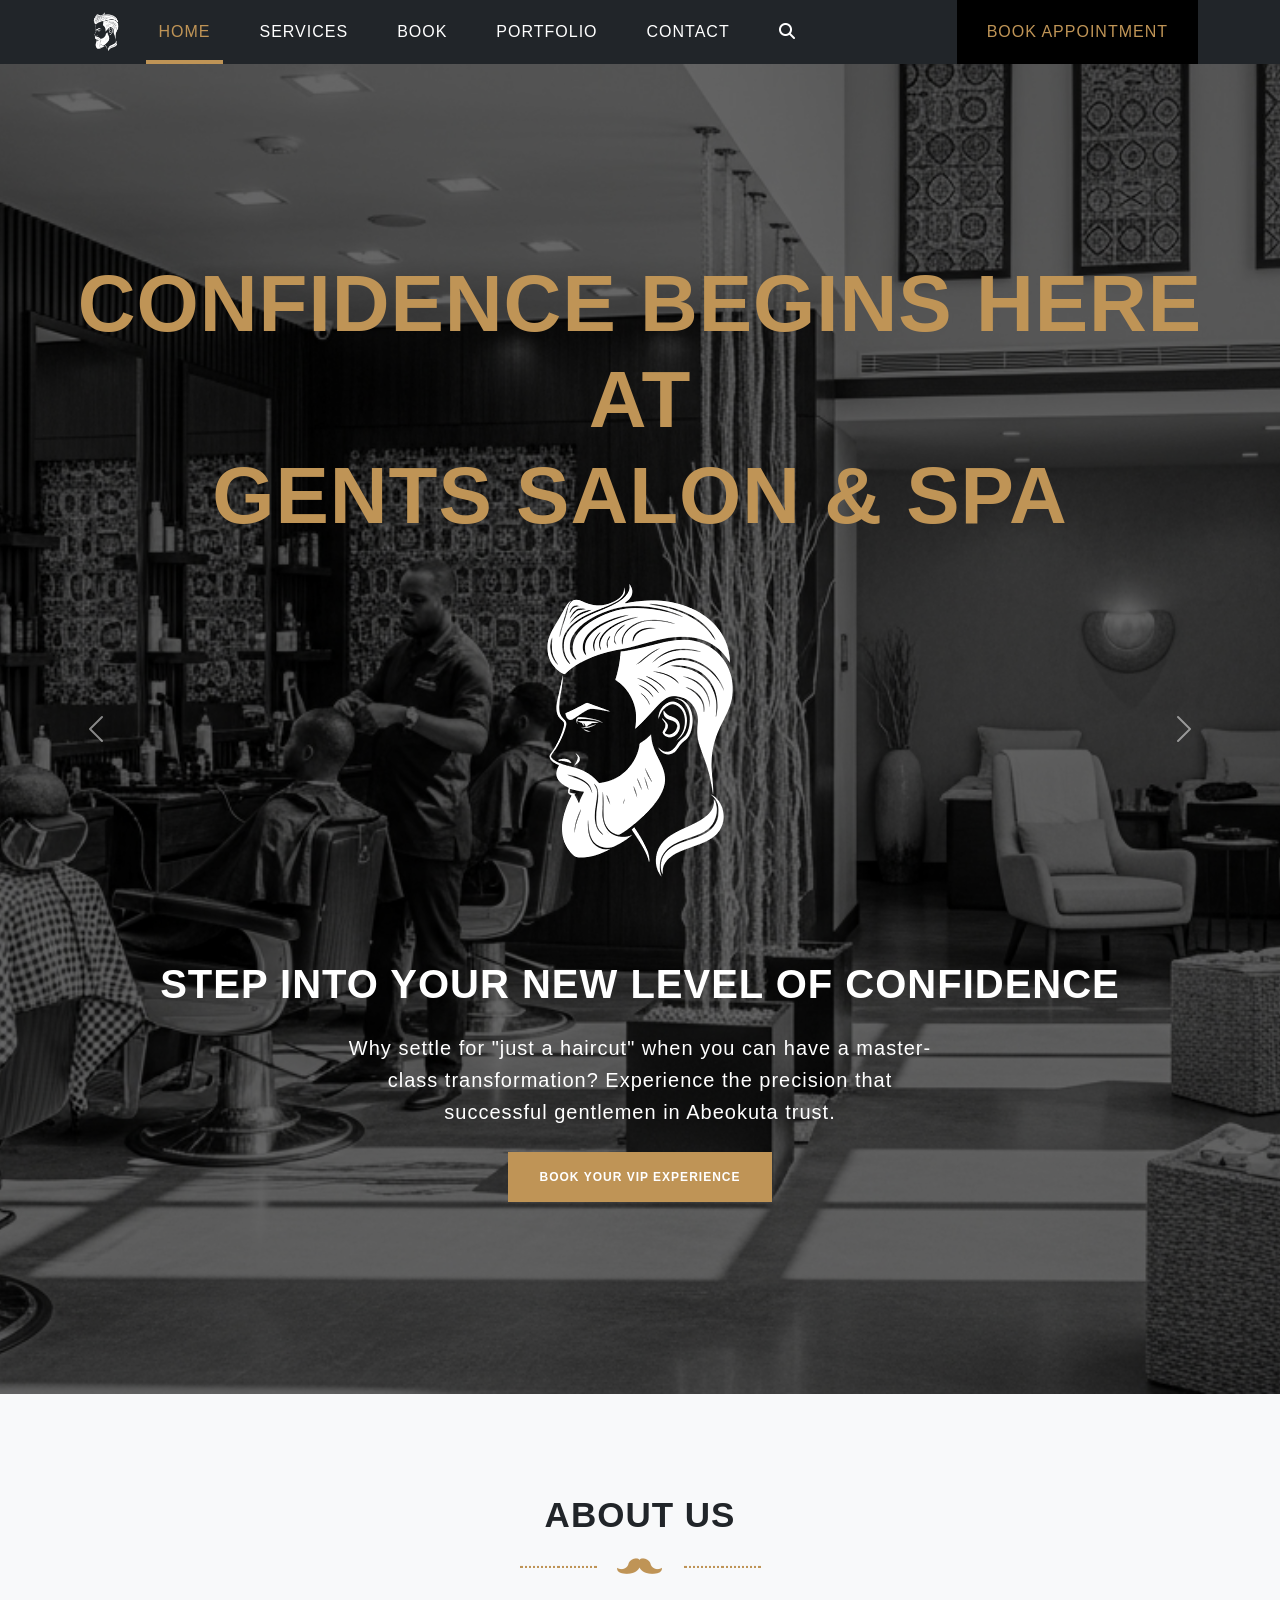
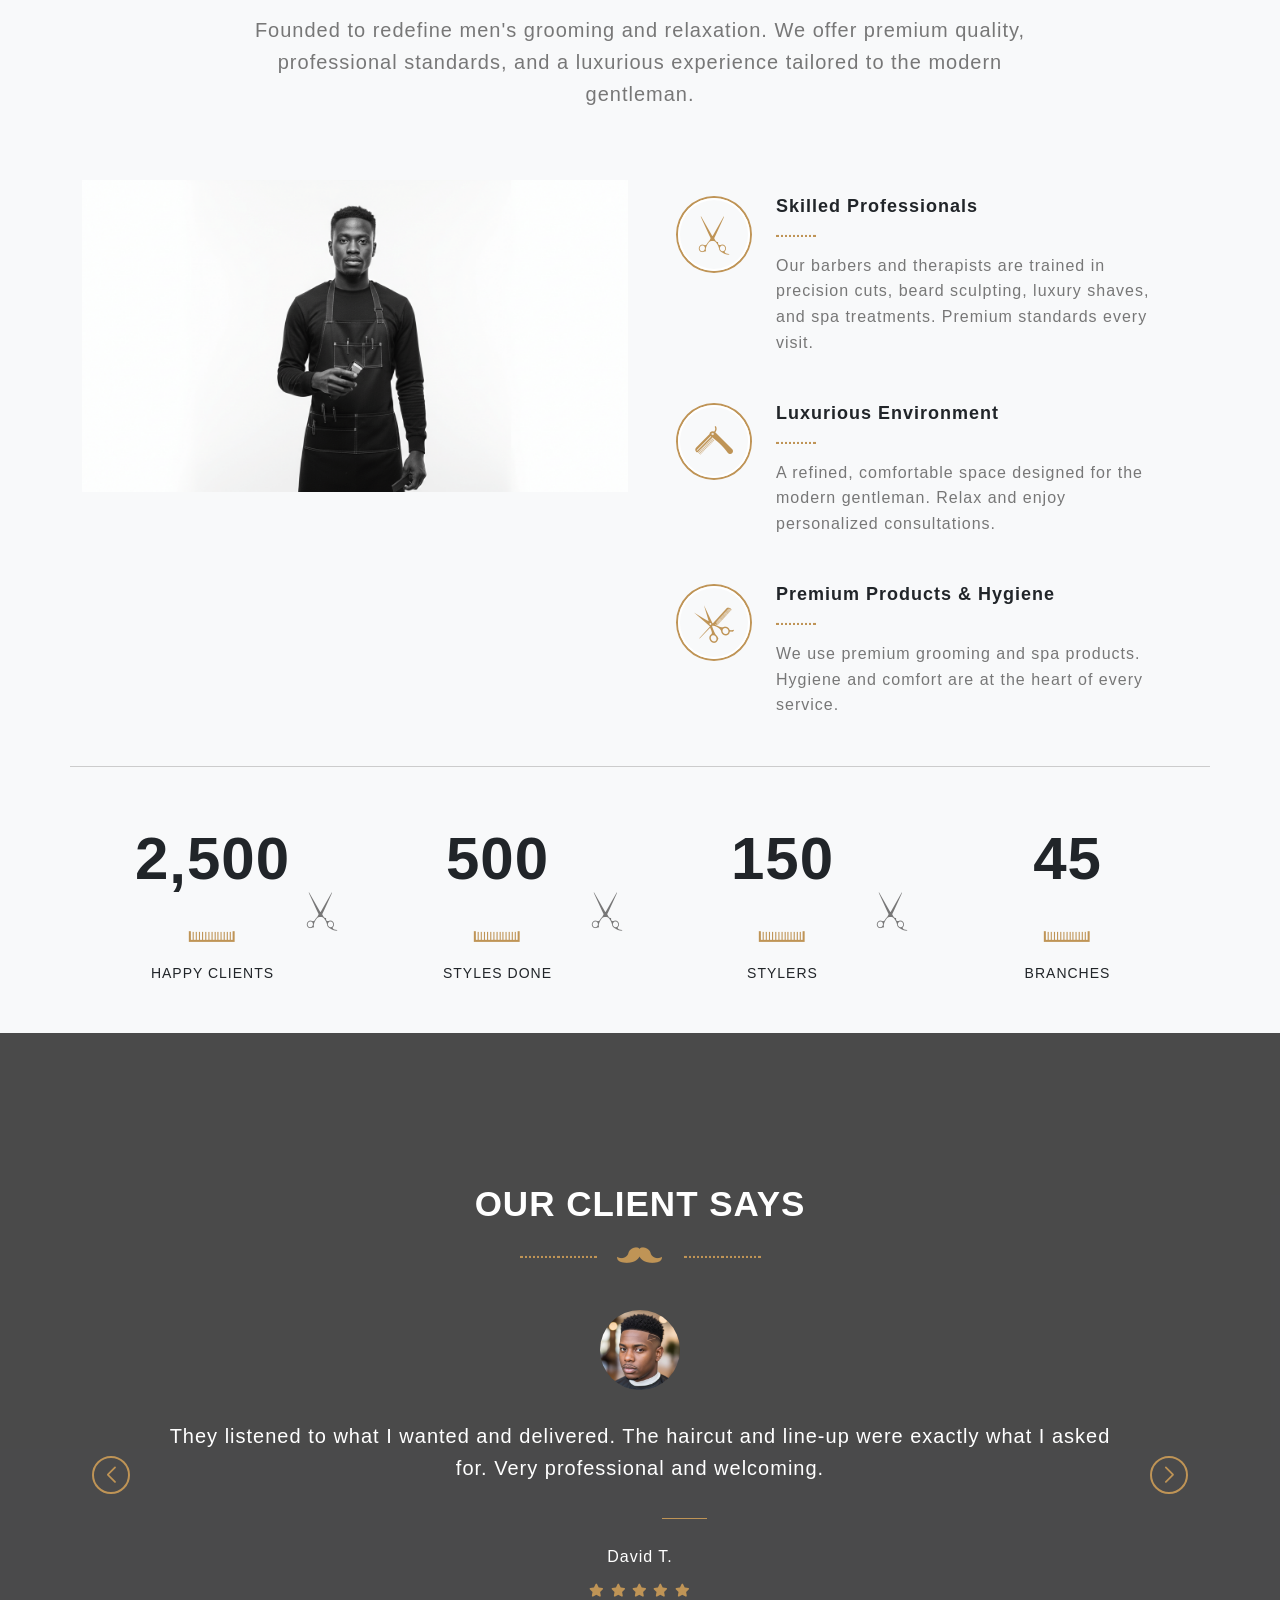
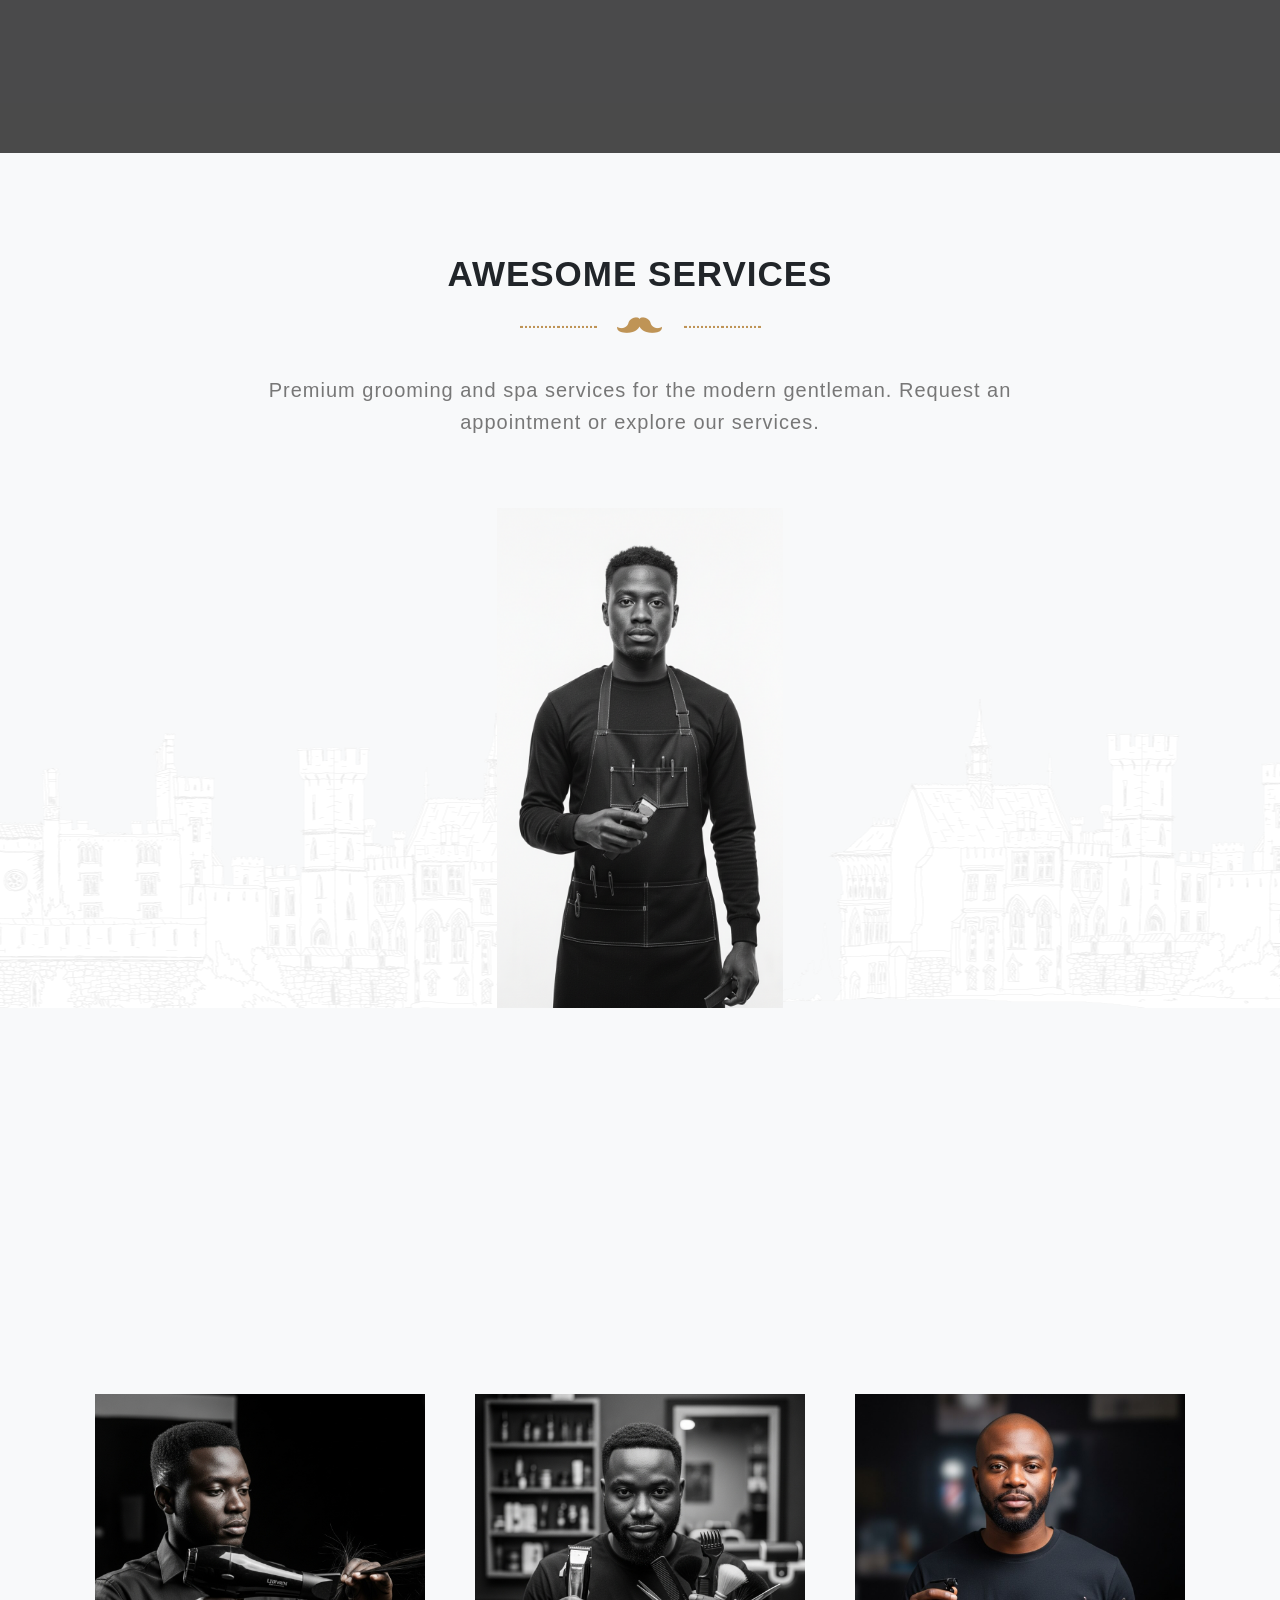
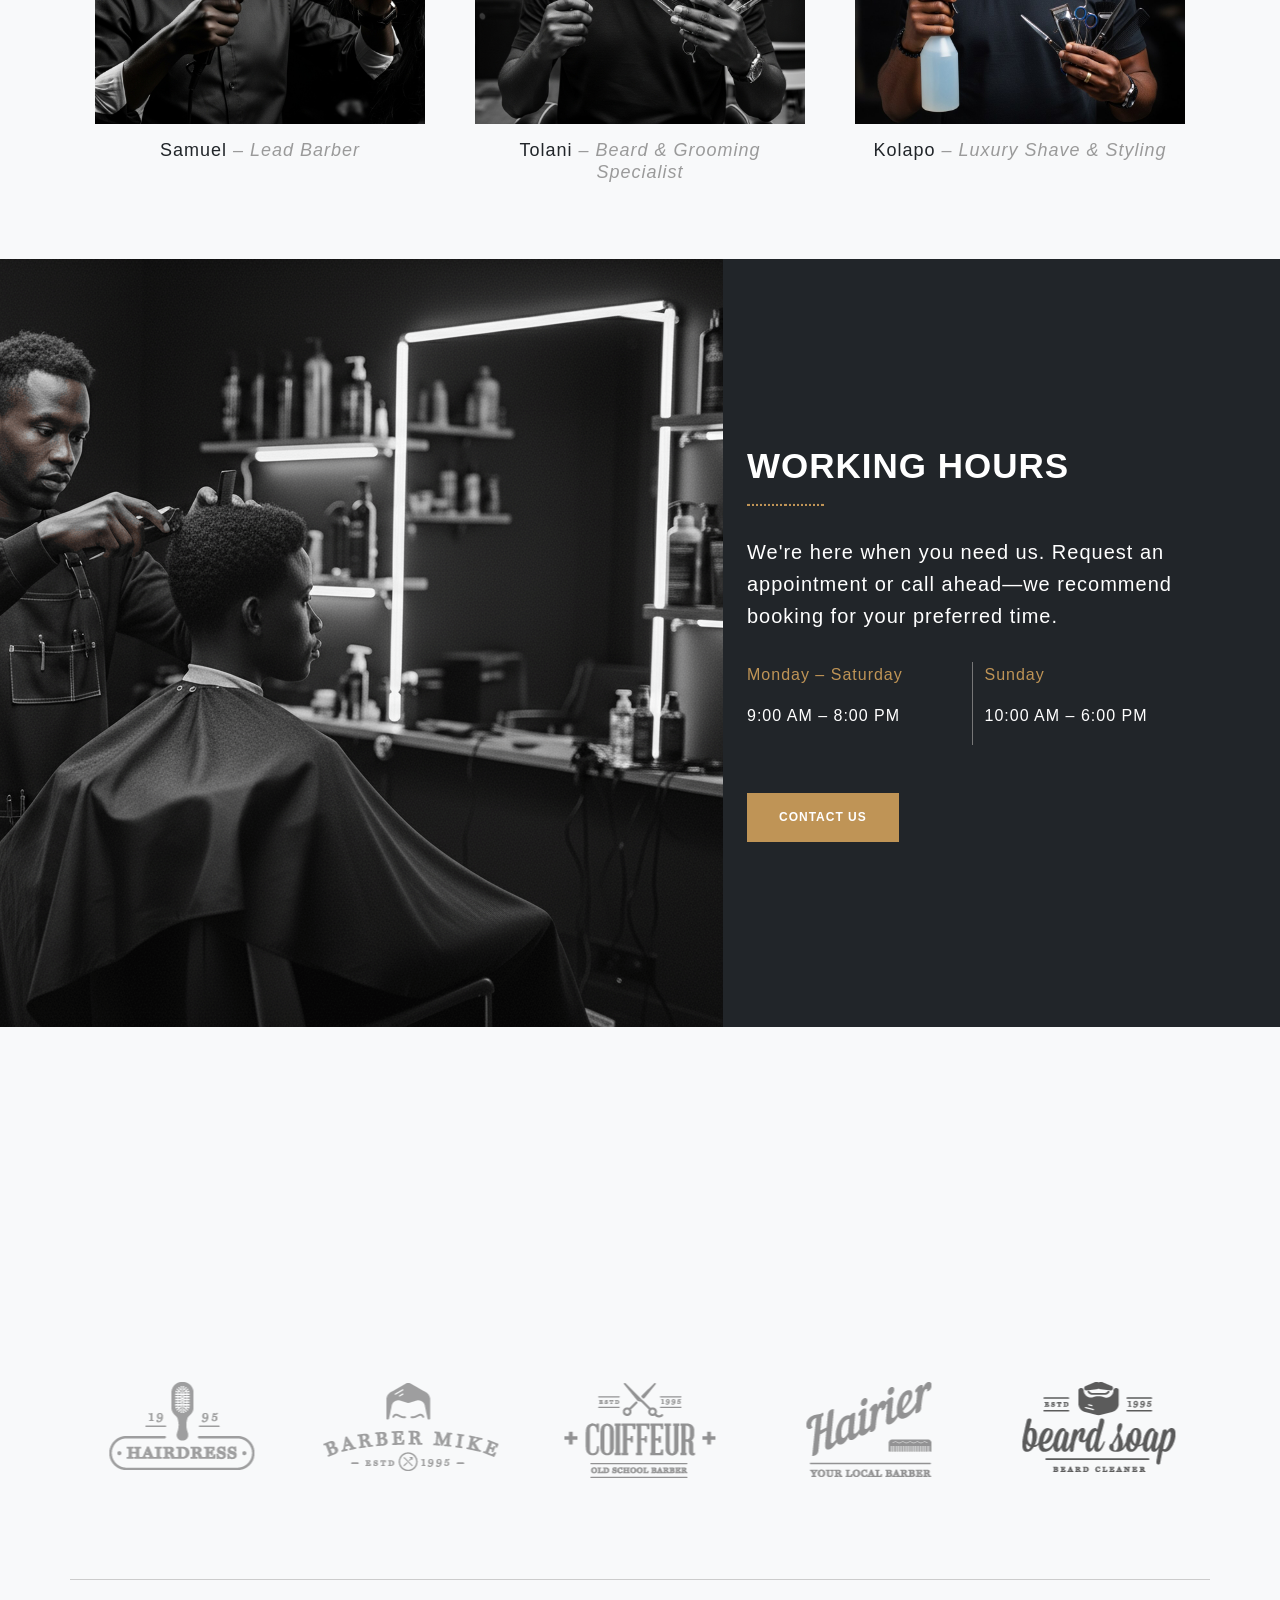
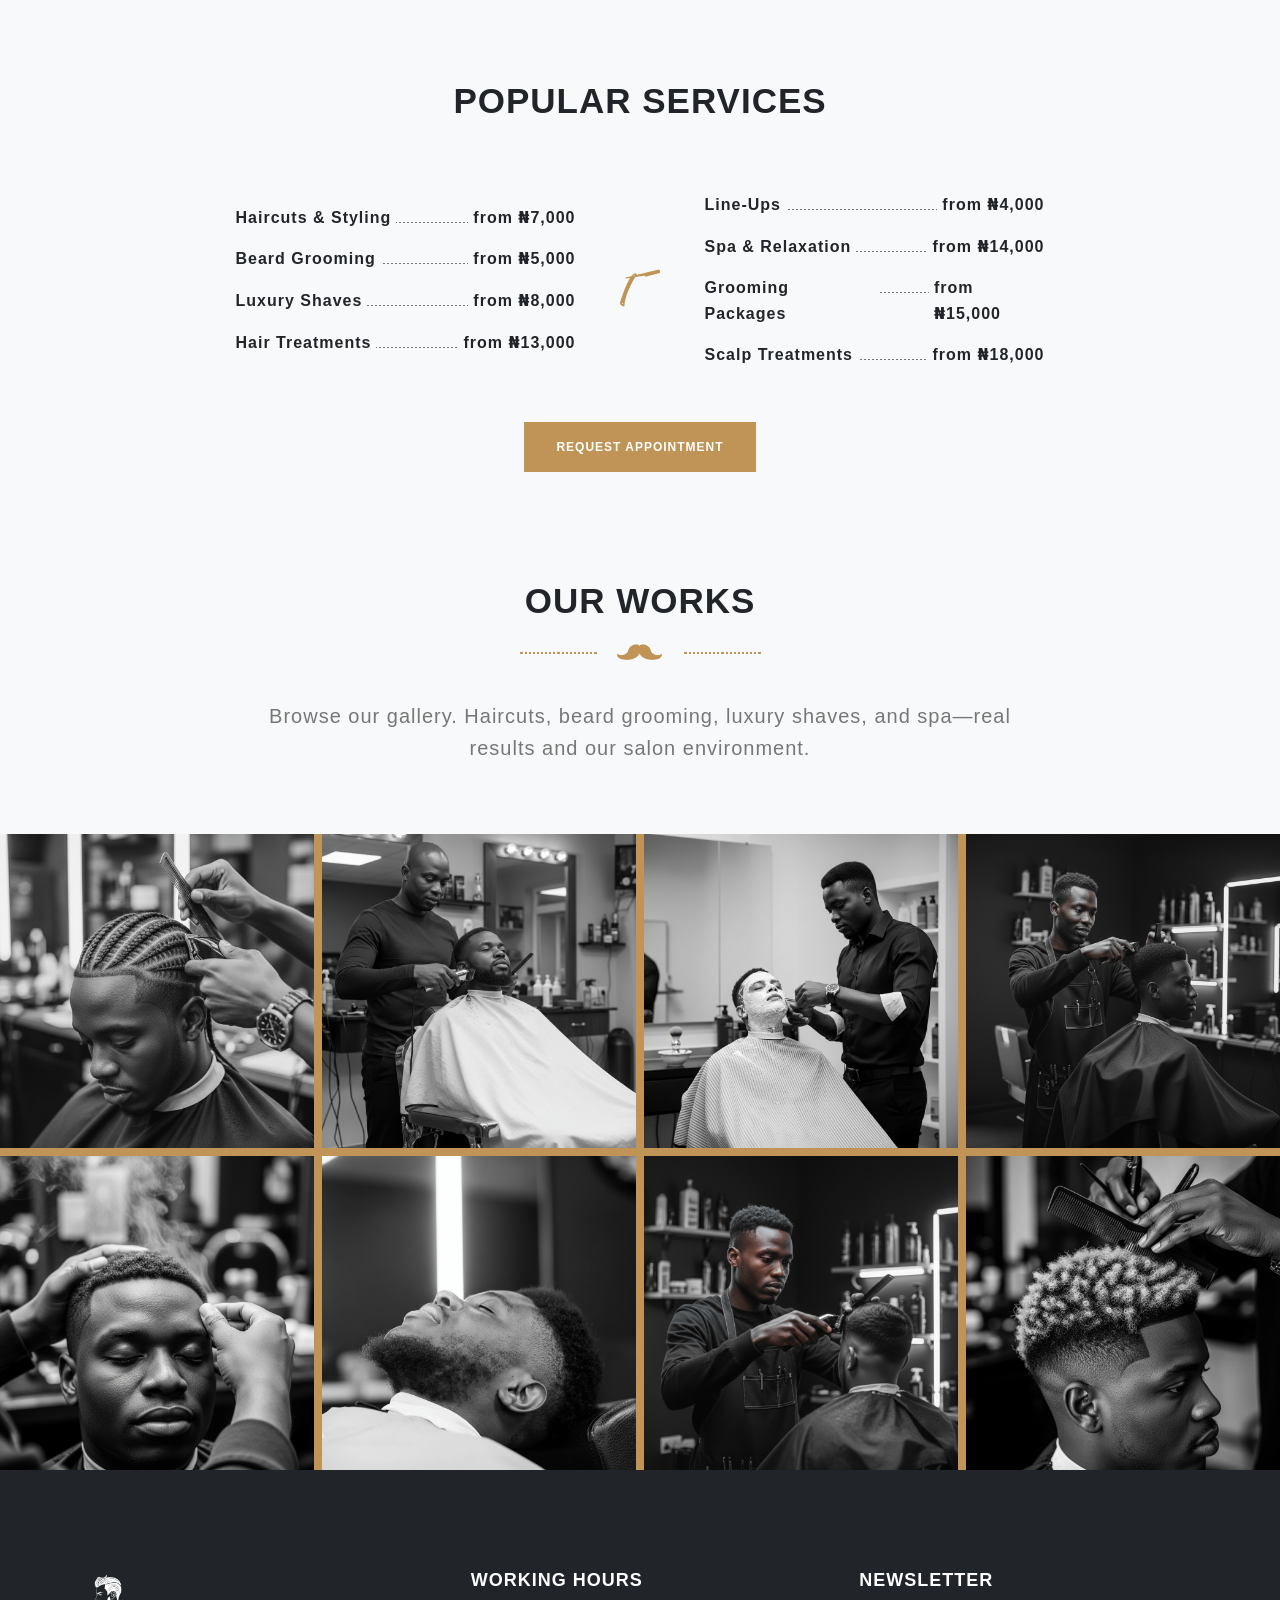
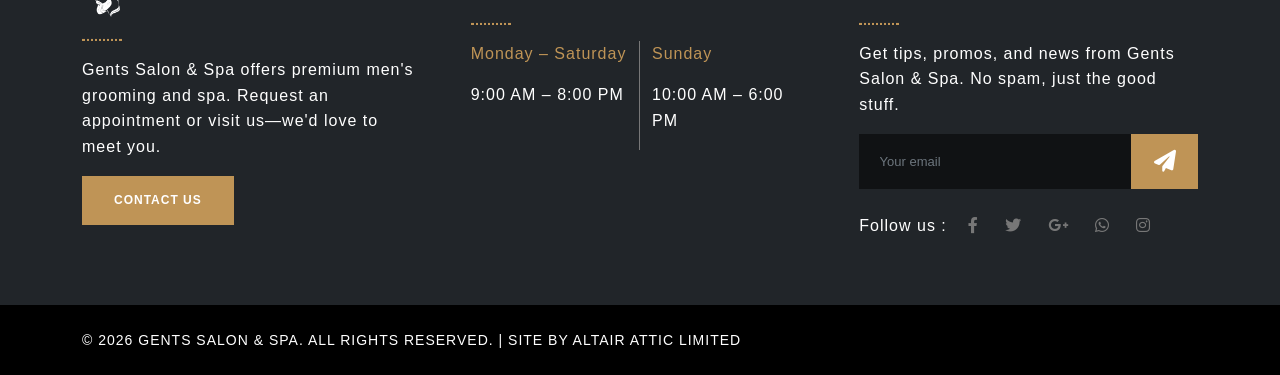
<file: frontend/index.html>
<!doctype html>
<html lang="en">



<head>
	<meta charset="utf-8">
	<meta name="viewport" content="width=device-width, initial-scale=1">
	<meta name="description"
		content="Gents Salon & Spa – Premium men's grooming and spa. Request an appointment, view services, gallery and contact us">
	<title>Gents Salon & Spa | Luxury Grooming for the Modern Gentleman</title>
	<link rel="shortcut icon" type="image/png" href="assets/images/logo3.png">

	<!-- Google fonts -->
	<link rel="preconnect" href="https://fonts.googleapis.com">
	<link rel="preconnect" href="https://fonts.gstatic.com" crossorigin>
	<link
		href="https://fonts.googleapis.com/css2?family=Inter:wght@300;400;500;600;700&family=Montserrat:wght@300;400;500;600;700;800;900&family=Playfair+Display:ital,wght@0,400;0,500;0,600;0,700;1,400&display=swap"
		rel="stylesheet">

	<!-- animate css -->

	<link rel="stylesheet" href="assets/fonts/flaticon.css">
	<link rel="stylesheet" href="assets/css/animate.css">

	<!-- font-awesome -->
	<link rel="stylesheet" href="assets/css/all.min.css">
	<!-- magnific-popup -->
	<link rel="stylesheet" href="assets/css/magnific-popup.css">
	<!-- odometer -->
	<link rel="stylesheet" href="assets/css/odometer.css">
	<!-- Slider -->
	<link rel="stylesheet" href="assets/css/swiper-bundle.min.css">
	<!-- Main CSS -->
	<link rel="stylesheet" href="assets/css/style.css">

</head>

<body class="home-1">

	<!-- header ======================-->
	<header class="header-section header-style-1 sticky-navbar">

		<nav class="navbar navbar-dark navbar-expand-xl bg-dark">
			<div class="container">
				<a class="navbar-brand d-none d-xl-block" href="index.html">
					<img src="assets/images/logo3.png" alt="Gents Salon & Spa" class="site-logo-header hero-logo-white">
				</a>
				<div class="offcanvas offcanvas-xl offcanvas-end" id="navContentDark">
					<div class="offcanvas-header offcanvas-header-style-2">
						<button type="button" class="btn-close btn-close-white ms-auto" data-bs-dismiss="offcanvas"
							data-bs-target="#navContentDark" aria-label="Close"></button>
					</div>

					<div class="d-lg-flex pb-4 px-4 py-xl-0 px-xl-0 text-bg-dark">
						<ul class="navbar-nav d-flex w-100 gap-4">
							<li class="nav-item"><a class="nav-link active" href="index.html">HOME</a></li>
							<li class="nav-item"><a class="nav-link" href="services.html">SERVICES</a></li>
							<li class="nav-item"><a class="nav-link" href="booking.html">BOOK</a></li>
							<li class="nav-item"><a class="nav-link" href="portfolio.html">PORTFOLIO</a></li>
							<li class="nav-item"><a class="nav-link" href="contact.html">CONTACT</a></li>
							<li class="nav-item">
								<a class="nav-link position-relative" href="#" data-bs-toggle="modal"
									data-bs-target="#modalBase" aria-label="Search"><i
										class="fa-solid fa-magnifying-glass"></i></a>
							</li>
							<li class="nav-item ms-xl-auto text-center">
								<a class="nav-link btn-header" href="booking.html">Book Appointment</a>
							</li>
						</ul>
					</div>
				</div>
			</div>
		</nav>

		<!-- Mobile header -->
		<nav class="navbar d-flex d-xl-none navbar-dark bg-dark justify-content-between py-3 py-xl-0">
			<span class="navbar-toggler" type="button" data-bs-toggle="offcanvas" data-bs-target="#navContent"
				aria-controls="navContent" aria-expanded="false" aria-label="Toggle navigation">
				<i class="fa-solid fa-circle-info"></i>
			</span>
			<a class="navbar-brand me-0" href="index.html">
				<img src="assets/images/logo3.png" alt="Gents Salon & Spa" class="site-logo-header hero-logo-white">
			</a>

			<button class="navbar-toggler" type="button" data-bs-toggle="offcanvas" data-bs-target="#navContentDark"
				aria-controls="navContentDark" aria-expanded="false" aria-label="Toggle navigation">
				<span class="navbar-toggler-icon"></span>
			</button>

		</nav>
		<!-- Modal -->
		<div class="modal fade pe-0" id="modalBase" tabindex="-1" aria-hidden="true">
			<div class="modal-dialog">
				<div class="modal-content">
					<div class="modal-header">
						<h5 class="modal-title" id="modalBaseLabel">Search</h5>
						<button type="button" class="btn-close" data-bs-dismiss="modal" aria-label="Close"></button>
					</div>

					<div class="modal-body">
						<form method="get" action="search.html" role="search">
							<label for="search-keyword-modal" class="form-label visually-hidden">Search keyword</label>
							<div class="input-group">
								<input type="search" id="search-keyword-modal" name="q" class="form-control"
									placeholder="Search keyword" aria-label="Search keyword">
								<button type="submit" class="btn btn-primary">Search</button>
							</div>
						</form>
					</div>
				</div>
			</div>
		</div><!-- Modal -->
	</header>
	<!-- header ======================-->

	<!-- Hero Section ======================-->
	<section class="hero-section hero-1">
		<div id="carouselHero" class="carousel carousel-fade slide">
			<div class="carousel-inner">
				<div class="carousel-item active">
					<img src="assets/images/slider/slider11.jpg" class="img-fluid d-block slider-img w-100"
						alt="slider-2">
					<div class="carousel-caption ">
						<h1 class="text-uppercase text-primary mb-2">Confidence Begins Here <br> At <br>Gents Salon
							&amp; Spa
						</h1>
						<img class="img-fluid hero-logo-white" src="assets/images/logo3.png" alt="Gents Salon & Spa">
						<h2 class="text-uppercase text-white mt-5 mb-4">Step Into Your New Level of Confidence</h2>
						<p class="text-white lead mb-4 mx-auto" style="max-width: 38rem;">Why settle for "just a
							haircut" when you can have a master-class transformation? Experience the precision that
							successful gentlemen in Abeokuta trust.</p>
						<a href="booking.html" class="btn btn-primary">Book Your VIP Experience</a>
					</div>
				</div>
				<div class="carousel-item">
					<img src="assets/images/slider/slider2.jpg" class="img-fluid d-block w-100 slider-img"
						alt="slider-2">
					<div class="carousel-caption ">
						<h1 class="text-uppercase text-primary mb-2">The Modern Gentleman's Secret</h1>
						<img class="img-fluid hero-logo-white" src="assets/images/logo3.png" alt="Gents Salon & Spa">
						<h2 class="text-uppercase text-white mt-5 mb-4">Look Sharp, Feel Invincible</h2>
						<p class="text-white lead mb-4 mx-auto" style="max-width: 38rem;">Your style is your brand. From
							razor-sharp fades to rejuvenating facials, we ensure you leave looking better and feeling
							more confident than ever before.</p>
						<a href="booking.html" class="btn btn-primary">Secure Your Spot Now</a>
					</div>
				</div>
				<div class="carousel-item">
					<img src="assets/images/slider/slider1.jpg" class="img-fluid d-block w-100 slider-img"
						alt="slider-3">
					<div class="carousel-caption ">
						<h1 class="text-uppercase text-primary mb-2">Experience Perfection</h1>
						<img class="img-fluid hero-logo-white" src="assets/images/logo3.png" alt="Gents Salon & Spa">
						<h2 class="text-uppercase text-white mt-5 mb-4">You've Earned the Premium Treatment</h2>
						<p class="text-white lead mb-4 mx-auto" style="max-width: 38rem;">Don't just get groomed—get
							pampered. Luxury shaves and spa wellness designed exclusively for men who value their time
							and appearance. Limited slots available.</p>
						<a href="booking.html" class="btn btn-primary">Book Your Transformation</a>
					</div>
				</div>
			</div>
			<!-- carousel-inner -->
			<button class="carousel-control-prev" type="button" data-bs-target="#carouselHero" data-bs-slide="prev">
				<span class="carousel-control-prev-icon" aria-hidden="true"></span>
				<span class="visually-hidden">Previous</span>
			</button>
			<button class="carousel-control-next" type="button" data-bs-target="#carouselHero" data-bs-slide="next">
				<span class="carousel-control-next-icon" aria-hidden="true"></span>
				<span class="visually-hidden">Next</span>
			</button>
		</div>
		<!-- carousel slide -->
	</section>
	<!-- Hero Section ======================-->

	<!-- About section ======================-->
	<section class="about-section pt-60 pt-lg-100">
		<div class="container">
			<div class="title mb-50 mb-lg-70 wow fadeInUpBig">
				<h3 class="text-uppercase">about us</h3>
				<div class="shape1 mb-lg-4">
					<i class="flaticon flaticon-mustache-shape"></i>
				</div>
				<p class="lead">Founded to redefine men's grooming and relaxation. We offer premium quality,
					professional standards, and a luxurious experience tailored to the modern gentleman.</p>
			</div>
			<!-- title -->
			<div class="row">
				<div class="col-lg-6 order-lg-1">
					<ul class="list-unstyled px-lg-4 wow fadeInRight">
						<li class="about-content d-flex align-items-start py-3">

							<div class="icon-circle-wrap rounded-circle me-4">
								<i class="perch-scissors"></i>
							</div>
							<div>
								<h5 class="mb-3">Skilled Professionals</h5>
								<div class="saparator2 mb-3"></div>
								<p>Our barbers and therapists are trained in precision cuts, beard sculpting, luxury
									shaves, and spa treatments. Premium standards every visit.</p>
							</div>

						</li>
						<li class="about-content d-flex align-items-start py-3">

							<div class="icon-circle-wrap rounded-circle me-4">
								<i class="perch-razor2"></i>
							</div>
							<div>
								<h5 class="mb-3">Luxurious Environment</h5>
								<div class="saparator2 mb-3"></div>
								<p>A refined, comfortable space designed for the modern gentleman. Relax and enjoy
									personalized consultations.</p>
							</div>
						</li>
						<li class="about-content d-flex align-items-start py-3">

							<div class="icon-circle-wrap rounded-circle me-4">
								<i class="flaticon flaticon-scissors-and-comb-1"></i>
							</div>
							<div>
								<h5 class="mb-3">Premium Products &amp; Hygiene</h5>
								<div class="saparator2 mb-3"></div>
								<p>We use premium grooming and spa products. Hygiene and comfort are at the heart of
									every service.</p>
							</div>
						</li>

					</ul>

				</div>
				<div class="col-lg-6 order-lg-0">
					<img src="assets/images/about/about-us.png" class="img-fluid wow fadeInLeft" alt="about-img">
				</div>
			</div>

		</div>
		<!-- container -->
	</section>
	<!-- About section ======================-->

	<!-- countdown section ======================-->
	<section class="countdown-section countdown-1">
		<div class="container border-top">
			<div class="row gy-5 py-5">
				<div class="col-lg-3">
					<div class="countdown-content text-center">
						<div class="odometer large-text" data-count-to=2500></div>
						<div class="countdown-icon">
							<i class="flaticon flaticon-comb"></i>
						</div>
						<small> HAPPY CLIENTS </small>
						<i class="perch-scissors"></i>
					</div>
					<!-- countdown-content -->
				</div>
				<!-- col-lg-3 -->
				<div class="col-lg-3">
					<div class="countdown-content text-center">
						<div class="odometer large-text" data-count-to=500></div>
						<div class="countdown-icon">
							<i class="flaticon flaticon-comb"></i>
						</div>
						<small> STYLES DONE </small>
						<i class="perch-scissors"></i>
					</div>
					<!-- countdown-content -->
				</div>
				<!-- col-lg-3 -->
				<div class="col-lg-3">
					<div class="countdown-content text-center">
						<div class="odometer large-text" data-count-to=150></div>
						<div class="countdown-icon">
							<i class="flaticon flaticon-comb"></i>
						</div>
						<small> STYLERS </small>
						<i class="perch-scissors"></i>
					</div>
					<!-- countdown-content -->
				</div>
				<!-- col-lg-3 -->
				<div class="col-lg-3">
					<div class="countdown-content text-center">
						<div class="odometer large-text" data-count-to=45></div>
						<div class="countdown-icon">
							<i class="flaticon flaticon-comb"></i>
						</div>
						<small> BRANCHES </small>
					</div>
					<!-- countdown-content -->
				</div>
				<!-- col-lg-3 -->
			</div>
			<!-- row -->
		</div>
		<!-- container -->
	</section>
	<!-- countdown section ======================-->

	<!-- Clients Review Section ======================-->
	<section class="client-review-section review-1 overlay">
		<div class="container text-white py-100 py-lg-150">
			<div class="title mb-30 wow fadeInUp">
				<h3 class="text-uppercase">our client says</h3>
				<div class="shape1">
					<i class="flaticon flaticon-mustache-shape"></i>
				</div>
			</div>
			<!-- title -->
			<div class="swiper reviewswiper nav-show-onhover">
				<div class="swiper-wrapper">
					<div class="swiper-slide ">
						<div class="review text-center">
							<div class="clients mb-30">
								<img src="assets/images/client/client-say-author-1.png" width="80"
									class="img-fluid rounded-circle" alt="author-1">
							</div>
							<div class="client-details">
								<p class="lead mb-60">Best grooming experience I've had. The beard sculpting is always
									on point and the atmosphere is exactly what you'd expect from a premium salon.</p>
								<span class="clients-name position-relative pt-30">James O.</span>
							</div>
							<div class="client-ratings mt-2">
								<i class="fa-solid fa-star"></i>
								<i class="fa-solid fa-star"></i>
								<i class="fa-solid fa-star"></i>
								<i class="fa-solid fa-star"></i>
								<i class="fa-solid fa-star"></i>
							</div>

						</div>
						<!-- review -->
					</div>
					<!-- swiper-slide-->
					<div class="swiper-slide ">
						<div class="review text-center">
							<div class="clients mb-30">
								<img src="assets/images/client/client-say-author-4.png" width="80"
									class="img-fluid rounded-circle" alt="author-1">
							</div>
							<div class="client-details">
								<p class="lead mb-60">They listened to what I wanted and delivered. The haircut and
									line-up were exactly what I asked for. Very professional and welcoming.</p>
								<span class="clients-name position-relative pt-30">David T.</span>
							</div>
							<div class="client-ratings mt-2">
								<i class="fa-solid fa-star"></i>
								<i class="fa-solid fa-star"></i>
								<i class="fa-solid fa-star"></i>
								<i class="fa-solid fa-star"></i>
								<i class="fa-solid fa-star"></i>
							</div>

						</div>
						<!-- review -->
					</div>
					<!-- swiper-slide-->
					<div class="swiper-slide ">
						<div class="review text-center">
							<div class="clients mb-30">
								<img src="assets/images/client/client-say-author-6.png" width="80"
									class="img-fluid rounded-circle" alt="author-1">
							</div>
							<div class="client-details">
								<p class="lead mb-60">Finally found a place that gets men's grooming right. The scalp
									treatment and luxury shave are top tier. Highly recommend.</p>
								<span class="clients-name position-relative pt-30">Michael K.</span>
							</div>
							<div class="client-ratings mt-2">
								<i class="fa-solid fa-star"></i>
								<i class="fa-solid fa-star"></i>
								<i class="fa-solid fa-star"></i>
								<i class="fa-solid fa-star"></i>
								<i class="fa-solid fa-star"></i>
							</div>

						</div>
						<!-- review -->
					</div>
					<!-- swiper-slide-->
					<div class="swiper-slide ">
						<div class="review text-center">
							<div class="clients mb-30">
								<img src="assets/images/client/client-say-author-5.png" width="80"
									class="img-fluid rounded-circle" alt="author-2">
							</div>
							<div class="client-details">
								<p class="lead mb-60">Consistently great cuts and a relaxing environment. My go-to for
									grooming and the occasional spa treatment.</p>
								<span class="clients-name position-relative pt-30">Chris M.</span>
							</div>
							<div class="client-ratings mt-2">
								<i class="fa-solid fa-star"></i>
								<i class="fa-solid fa-star"></i>
								<i class="fa-solid fa-star"></i>
								<i class="fa-solid fa-star"></i>
								<i class="fa-solid fa-star"></i>
							</div>

						</div>
						<!-- review -->
					</div>
					<!-- swiper-slide-->
					<div class="swiper-slide ">
						<div class="review text-center">
							<div class="clients mb-30">
								<img src="assets/images/client/client-say-author-3.png" width="80"
									class="img-fluid rounded-circle" alt="author-1">
							</div>
							<div class="client-details">
								<p class="lead mb-60">Premium service from start to finish. The grooming packages are
									great value. Will be back.</p>
								<span class="clients-name position-relative pt-30">Kayode O.</span>
							</div>
							<div class="client-ratings mt-2">
								<i class="fa-solid fa-star"></i>
								<i class="fa-solid fa-star"></i>
								<i class="fa-solid fa-star"></i>
								<i class="fa-solid fa-star"></i>
								<i class="fa-solid fa-star"></i>
							</div>

						</div>
						<!-- review -->
					</div>
					<!-- swiper-slide-->

				</div>
				<!-- swiper-wrapper -->

				<div class="swiper-btn d-none d-lg-block">
					<div class="swiper-button-next btn-style-1"></div>
					<div class="swiper-button-prev btn-style-1"></div>
				</div>

				<!-- <div class="swiper-pagination d-block d-md-none"></div> -->

			</div>
			<!-- swiper -->

		</div>
		<!-- container -->

	</section>
	<!-- Clients Review Section ======================-->

	<!-- Service section ======================-->
	<section class="service-section pt-60 pt-lg-100">
		<div class="title mb-50 mb-lg-70 wow fadeInUp">
			<h3 class="text-uppercase">Awesome Services</h3>
			<div class="shape1 mb-lg-4">
				<i class="flaticon flaticon-mustache-shape"></i>
			</div>
			<p class="lead">Premium grooming and spa services for the modern gentleman. Request an appointment or
				explore our services.</p>
		</div>
		<!-- title -->
		<div class="row align-items-center">
			<div class="col-lg-4 order-lg-0">
				<ul class="service-content list-unstyled d-grid gap-4 px-4 wow fadeInLeft">
					<li class="d-flex gap-4 flex-lg-row-reverse text-lg-end">

						<div class="service-icon mt-2">
							<i class="flaticon flaticon-male-hair-of-the-head"></i>
						</div>
						<div>
							<h5 class="mb-3">Haircuts &amp; Styling</h5>
							<p>Tailored to your face shape and style. Precision cuts and styling for a sharp, polished
								look.</p>
						</div>

					</li>
					<li class="d-flex gap-4 flex-lg-row-reverse text-lg-end">

						<div class="service-icon mt-2">
							<i class="flaticon flaticon-male-head-hair-and-beard"></i>
						</div>
						<div>
							<h5 class="mb-3">Beard Grooming &amp; Sculpting</h5>
							<p>Expert shaping, trimming, and conditioning. Keep your beard looking its best.</p>
						</div>
					</li>
					<li class="d-flex gap-4 flex-lg-row-reverse text-lg-end">

						<div class="service-icon mt-2">
							<i class="flaticon flaticon-male-hair-of-the-head"></i>
						</div>
						<div>
							<h5 class="mb-3">Luxury Shaves &amp; Line-Ups</h5>
							<p>Traditional hot towel shaves and crisp line-ups. A premium, relaxing experience.</p>
						</div>
					</li>

				</ul>
			</div>
			<!-- col-lg-4 -->

			<div class="col-lg-4 order-lg-2">
				<ul class="service-content list-unstyled d-grid gap-4 px-4 wow fadeInRight">
					<li class="d-flex gap-4">

						<div class="service-icon mt-2">
							<i class="flaticon flaticon-male-hair-of-the-head"></i>
						</div>
						<div>
							<h5 class="mb-3">Hair &amp; Scalp Treatments</h5>
							<p>Nourishing treatments and scalp care for healthy hair. Premium products.</p>
						</div>

					</li>
					<li class="d-flex gap-4">

						<div class="service-icon mt-2">
							<i class="flaticon flaticon-male-head-hair-and-beard"></i>
						</div>
						<div>
							<h5 class="mb-3">Spa &amp; Relaxation</h5>
							<p>Relax and recharge with our spa treatments. The perfect complement to grooming.</p>
						</div>
					</li>
					<li class="d-flex gap-4">

						<div class="service-icon mt-2">
							<i class="flaticon flaticon-male-hair-of-the-head"></i>
						</div>
						<div>
							<h5 class="mb-3">Grooming Packages</h5>
							<p>Complete grooming packages that combine multiple services for the best value.</p>
						</div>
					</li>

				</ul>
			</div>
			<div class="col-lg-4 order-lg-0">
				<img class="img-fluid" src="assets/images/service/service.png" alt="service-img"
					style="max-height: 500px; display: block; margin: 0 auto;">
			</div>
		</div>
	</section>
	<!-- Service section ======================-->

	<!-- Stylers section ======================-->
	<section class="stylers-section stylers-style-1 py-60 py-lg-100">
		<div class="container">
			<div class="title mb-50 mb-lg-70 wow fadeInUpBig">
				<h3 class="text-uppercase">our team</h3>
				<div class="shape1 mb-lg-4">
					<i class="flaticon flaticon-mustache-shape"></i>
				</div>
				<p class="lead">Meet the team behind Gents Salon &amp; Spa. Expert barbers and grooming
					specialists—precision cuts, beard work, and luxury shaves. Request an appointment with your
					preferred stylist.</p>
			</div>
			<!-- title -->
			<div class="row row-cols-1 row-cols-sm-2 row-cols-md-3 g-4">
				<div class="col">
					<div class="card card-styller border-0 wow fadeInUp" data-wow-delay=".5s">
						<div class="card-img position-relative overflow-hidden">
							<img src="assets/images/style/style1.png" class="img-fluid"
								alt="Lead barber at Gents Salon & Spa">
							<div class="social-btns">
								<a href="#" aria-label="facebook-icon"><i class="fa-brands fa-facebook-f"></i></a>
								<a href="#" aria-label="twitter-icon"><i class="fa-brands fa-twitter"></i></a>
								<a href="#" aria-label="google-plus-icon"><i class="fa-brands fa-google-plus-g"></i></a>
							</div>
						</div>
						<div class="card-body">
							<h5 class="text-center fw-normal">Samuel <span class="fst-italic">– Lead Barber</span></h5>
						</div>
					</div>
				</div>
				<div class="col">
					<div class="card card-styller border-0 wow fadeInUp" data-wow-delay=".7s">
						<div class="card-img position-relative overflow-hidden">
							<img src="assets/images/style/style2.png" class="img-fluid"
								alt="Beard and grooming specialist">
							<div class="social-btns">
								<a href="#" aria-label="facebook-icon"><i class="fa-brands fa-facebook-f"></i></a>
								<a href="#" aria-label="twitter-icon"><i class="fa-brands fa-twitter"></i></a>
								<a href="#" aria-label="google-plus-icon"><i class="fa-brands fa-google-plus-g"></i></a>
							</div>
						</div>
						<div class="card-body">
							<h5 class="text-center fw-normal">Tolani <span class="fst-italic">– Beard &amp; Grooming
									Specialist</span></h5>
						</div>
					</div>
				</div>
				<div class="col">
					<div class="card card-styller border-0 wow fadeInUp" data-wow-delay=".9s">
						<div class="card-img position-relative overflow-hidden">
							<img src="assets/images/style/style3.png" class="img-fluid"
								alt="Luxury shave and styling specialist">
							<div class="social-btns">
								<a href="#" aria-label="facebook-icon"><i class="fa-brands fa-facebook-f"></i></a>
								<a href="#" aria-label="twitter-icon"><i class="fa-brands fa-twitter"></i></a>
								<a href="#" aria-label="google-plus-icon"><i class="fa-brands fa-google-plus-g"></i></a>
							</div>
						</div>
						<div class="card-body">
							<h5 class="text-center fw-normal">Kolapo <span class="fst-italic">– Luxury Shave &amp;
									Styling</span></h5>
						</div>
					</div>
				</div>
			</div>
			<!-- row -->

		</div>
	</section>
	<!-- Stylers section ======================-->

	<!-- Working section ======================-->
	<section class="working-section bg-dark text-white">
		<div class="container">
			<div class="row align-items-center gy-5">
				<div class="col-lg-7 mt-0">
					<img src="assets/images/working-hour-3.png" class="float-lg-end wow fadeInLeft" alt="working-img">
				</div>
				<div class="col-lg-5">
					<div class="working-content ps-4 ps-lg-0 py-30 wow fadeInRight">
						<h3 class="text-uppercase">working hours</h3>
						<div class="saparator1 mt-3 mb-30"></div>
						<p class="lead mb-30">We're here when you need us. Request an appointment or call ahead—we
							recommend booking for your preferred time.</p>
						<div class="row row-cols-1 row-cols-sm-2">
							<div class="col-lg-6 side-border">
								<ul class="list-unstyled">
									<li class="text-primary pb-3">Monday – Saturday</li>
									<li>9:00 AM – 8:00 PM</li>
								</ul>
							</div>
							<!-- col -->
							<div class="col-lg-6">
								<ul class="list-unstyled">
									<li class="text-primary pb-3">Sunday</li>
									<li>10:00 AM – 6:00 PM</li>
								</ul>
							</div>
							<!-- col -->

						</div>
						<!-- row -->
						<div class="my-5">
							<a href="contact.html" class="btn btn-primary">contact us</a>
						</div>
					</div>
				</div>
			</div>
		</div>
	</section>
	<!-- Working section ======================-->

	<!-- Sponsors Section ======================-->
	<section class="sponsors-section sponsor-1 pt-60 pt-lg-100">
		<div class="container border-bottom">
			<div class="title mb-70 wow fadeInUp">
				<h3 class="text-uppercase">brands we use</h3>
				<div class="shape1 mb-4">
					<i class="flaticon flaticon-mustache-shape"></i>
				</div>
				<p class="lead">We use trusted professional brands for grooming and spa. Quality products for the best
					results.</p>
			</div>
			<!-- title -->
			<div class="swiper logoswiper">
				<div class="swiper-wrapper">
					<div class="swiper-slide ">
						<div class="logo-brand pb-60 pb-lg-100 text-center">
							<img src="assets/images/client-logo/brand-item1.png" class="img-fluid" alt="brand-1">
						</div>

					</div>
					<!-- swiper-slide-->

					<div class="swiper-slide ">
						<div class="logo-brand pb-60 pb-lg-100 text-center">
							<img src="assets/images/client-logo/brand-item2.png" class="img-fluid" alt="brand-1">
						</div>

					</div>
					<!-- swiper-slide-->

					<div class="swiper-slide ">
						<div class="logo-brand pb-60 pb-lg-100 text-center">
							<img src="assets/images/client-logo/brand-item3.png" class="img-fluid" alt="brand-1">
						</div>

					</div>
					<!-- swiper-slide-->

					<div class="swiper-slide ">
						<div class="logo-brand pb-60 pb-lg-100 text-center">
							<img src="assets/images/client-logo/brand-item4.png" class="img-fluid" alt="brand-1">
						</div>

					</div>
					<!-- swiper-slide-->

					<div class="swiper-slide ">
						<div class="logo-brand pb-60 pb-lg-100 text-center">
							<img src="assets/images/client-logo/brand-item5.png" class="img-fluid" alt="brand-1">
						</div>

					</div>
					<!-- swiper-slide-->

				</div>
				<!-- swiper-wrapper -->

				<!-- <div class="testimonial-nav">
							<div class="swiper-button-next border rounded-circle"></div>
							<div class="swiper-button-prev border rounded-circle"></div>
						</div>  -->

				<!-- <div class="swiper-pagination"></div> -->

			</div>
			<!-- swiper -->
		</div>
		<!-- container -->
	</section>
	<!-- Sponsors Section ======================-->

	<!-- Deals-Section ======================-->
	<section class="deals-section py-60 py-lg-100">
		<div class="container">
			<div class="title mb-50 mb-lg-70 wow fadeInUp">
				<h3 class="text-uppercase">popular services</h3>
			</div>
			<!-- title -->
			<div class="row align-items-center justify-content-center">
				<div class="col-lg-4">
					<ul class="deals-items list-unstyled mx-auto me-lg-0 wow fadeInLeft">
						<li><span>Haircuts &amp; Styling</span><span>from ₦7,000</span></li>
						<li><span>Beard Grooming</span><span>from ₦5,000</span></li>
						<li><span>Luxury Shaves</span><span>from ₦8,000</span></li>
						<li><span>Hair Treatments</span><span>from ₦13,000</span></li>
					</ul>
				</div>
				<!-- col-lg-5 -->
				<div class="col-lg-1">
					<div class="top-deals-saparator">
						<i class="flaticon flaticon-razor-to-cut-hairs"></i>
					</div>
				</div>
				<div class="col-lg-4">
					<ul class="deals-items list-unstyled pt-4 pt-lg-0 mx-auto ms-lg-0 wow fadeInRight">
						<li><span>Line-Ups</span><span>from ₦4,000</span></li>
						<li><span>Spa &amp; Relaxation</span><span>from ₦14,000</span></li>
						<li><span>Grooming Packages</span><span>from ₦15,000</span></li>
						<li><span>Scalp Treatments</span><span>from ₦18,000</span></li>
					</ul>
				</div>
				<!-- col-lg-5 -->
			</div>
			<!-- row -->
			<div class="text-center py-2 mt-30">
				<a href="contact.html" class="btn btn-primary" aria-label="contact-us">Request Appointment</a>
			</div>
		</div>

	</section>
	<!-- Deals-Section ======================-->

	<!-- Our-Works ======================-->
	<section class="our-work-section our-work-1">
		<div class="title mb-50 mb-lg-70 wow fadeInUpBig">
			<h3 class="text-uppercase">our works</h3>
			<div class="shape1 mb-lg-4">
				<i class="flaticon flaticon-mustache-shape"></i>
			</div>
			<p class="lead">Browse our gallery. Haircuts, beard grooming, luxury shaves, and spa—real results and our
				salon environment.</p>
		</div>
		<!-- title -->
		<div class="bg-primary">
			<div class="row gx-2 mb-2">
				<div class="col-12 col-sm-6 col-lg-6 col-xl-3 work-details-outer position-relative">
					<div class="work-img">
						<img src="assets/images/our-work/our-work-image6.png" class="img-fluid" alt="our-work-image6">
					</div>
					<div class="work-details px-30">
						<div class="work-details-inner text-center px-50 ">
							<div class="work-details-icon d-flex justify-content-center mb-3">
								<a href="assets/images/our-work/our-work-image6.png" class="image-link"><i
										class="fa-solid fa-arrows-up-down"></i></a>
							</div>
							<h5>HAIRCUTS &amp; STYLING</h5>
							<div class="saparator2 my-3"></div>
							<p>Precision cuts and styling for a sharp, polished look.</p>

						</div>
					</div>
				</div>
				<!-- work-details-outer -->
				<div class="col-12 col-sm-6 col-lg-6 col-xl-3 work-details-outer position-relative">
					<div class="work-img">
						<img src="assets/images/our-work/our-work-image2.png" class="img-fluid" alt="our-work-image2">
					</div>
					<div class="work-details px-30">
						<div class="work-details-inner text-center px-50 ">
							<div class="work-details-icon d-flex justify-content-center mb-3">
								<a href="assets/images/our-work/our-work-image2.png" class="image-link"><i
										class="fa-solid fa-arrows-up-down"></i></a>
							</div>
							<h5>BEARD GROOMING</h5>
							<div class="saparator2 my-3"></div>
							<p>Expert shaping, trimming, and conditioning.</p>

						</div>
					</div>
				</div>
				<!-- work-details-outer -->
				<div class="col-12 col-sm-6 col-lg-6 col-xl-3 work-details-outer position-relative">
					<div class="work-img">
						<img src="assets/images/our-work/our-work-image3.png" class="img-fluid" alt="our-work-image3">
					</div>
					<div class="work-details px-30">
						<div class="work-details-inner text-center px-50 ">
							<div class="work-details-icon d-flex justify-content-center mb-3">
								<a href="assets/images/our-work/our-work-image3.png" class="image-link"><i
										class="fa-solid fa-arrows-up-down"></i></a>
							</div>
							<h5>LUXURY SHAVES</h5>
							<div class="saparator2 my-3"></div>
							<p>Traditional hot towel shaves and a premium experience.</p>

						</div>
					</div>
				</div>
				<!-- work-details-outer -->
				<div class="col-12 col-sm-6 col-lg-6 col-xl-3 work-details-outer position-relative">
					<div class="work-img">
						<img src="assets/images/our-work/our-working-image9.png" class="img-fluid"
							alt="our-work-image4">
					</div>
					<div class="work-details px-30">
						<div class="work-details-inner text-center px-50 ">
							<div class="work-details-icon d-flex justify-content-center mb-3">
								<a href="assets/images/our-work/our-working-image9.png" class="image-link"><i
										class="fa-solid fa-arrows-up-down"></i></a>
							</div>
							<h5>LINE-UPS</h5>
							<div class="saparator2 my-3"></div>
							<p>Crisp line-ups and clean edges.</p>

						</div>
					</div>
				</div>
				<!-- work-details-outer -->

			</div>
			<!-- row -->
			<div class="row gx-2">
				<div class="col-12 col-sm-6 col-lg-6 col-xl-3 work-details-outer position-relative">
					<div class="work-img">
						<img src="assets/images/our-work/our-work-image5.png" class="img-fluid" alt="our-work-image5">
					</div>
					<div class="work-details px-30">
						<div class="work-details-inner text-center px-50 ">
							<div class="work-details-icon d-flex justify-content-center mb-3">
								<a href="assets/images/our-work/our-work-image5.png" class="image-link"><i
										class="fa-solid fa-arrows-up-down"></i></a>
							</div>
							<h5>HAIR &amp; SCALP</h5>
							<div class="saparator2 my-3"></div>
							<p>Nourishing treatments and scalp care.</p>

						</div>
					</div>
				</div>
				<!-- work-details-outer -->
				<div class="col-12 col-sm-6 col-lg-6 col-xl-3 work-details-outer position-relative">
					<div class="work-img">
						<img src="assets/images/our-work/our-work-image1.png" class="img-fluid" alt="our-work-image6">
					</div>
					<div class="work-details px-30">
						<div class="work-details-inner text-center px-50 ">
							<div class="work-details-icon d-flex justify-content-center mb-3">
								<a href="assets/images/our-work/our-work-image1.png" class="image-link"><i
										class="fa-solid fa-arrows-up-down"></i></a>
							</div>
							<h5>SPA &amp; RELAXATION</h5>
							<div class="saparator2 my-3"></div>
							<p>Relax and recharge with our spa treatments.</p>

						</div>
					</div>
				</div>
				<!-- work-details-outer -->
				<div class="col-12 col-sm-6 col-lg-6 col-xl-3 work-details-outer position-relative">
					<div class="work-img">
						<img src="assets/images/our-work/our-work-image7.png" class="img-fluid" alt="our-work-image7">
					</div>
					<div class="work-details px-30">
						<div class="work-details-inner text-center px-50 ">
							<div class="work-details-icon d-flex justify-content-center mb-3">
								<a href="assets/images/our-work/our-work-image7.png" class="image-link"><i
										class="fa-solid fa-arrows-up-down"></i></a>
							</div>
							<h5>GROOMING PACKAGES</h5>
							<div class="saparator2 my-3"></div>
							<p>Complete grooming packages for the best value.</p>

						</div>
					</div>
				</div>
				<!-- work-details-outer -->
				<div class="col-12 col-sm-6 col-lg-6 col-xl-3 work-details-outer position-relative">
					<div class="work-img">
						<img src="assets/images/our-work/our-work-image8.png" class="img-fluid" alt="our-work-image8">
					</div>
					<div class="work-details px-30">
						<div class="work-details-inner text-center px-50 ">
							<div class="work-details-icon d-flex justify-content-center mb-3">
								<a href="assets/images/our-work/our-work-image8.png" class="image-link"><i
										class="fa-solid fa-arrows-up-down"></i></a>
							</div>
							<h5>PREMIUM EXPERIENCE</h5>
							<div class="saparator2 my-3"></div>
							<p>Luxury grooming tailored to the modern gentleman.</p>

						</div>
					</div>
				</div>
				<!-- work-details-outer -->
			</div>
			<!-- row -->
		</div>
	</section>
	<!-- Our-Works ======================-->

	<!-- footer ======================-->
	<footer class="footer-section footer-1 bg-dark text-white pt-60 pt-lg-100">
		<div class="container">
			<div class="row pb-50 gy-5 gx-50">
				<div class="col-lg-4">
					<a class="logo-brand" href="index.html"><img src="assets/images/logo3.png" alt="Gents Salon & Spa"
							class="site-logo-footer"></a>
					<div class="saparator2 my-3"></div>
					<p>Gents Salon &amp; Spa offers premium men's grooming and spa. Request an appointment or visit
						us—we'd love to meet you.</p>
					<a href="contact.html" class="btn btn-primary">contact us</a>
				</div>
				<!-- col -->
				<div class="col-lg-4">
					<h5 class="footer-title text-uppercase">working hours</h5>
					<div class="saparator2 my-3"></div>
					<div class="row row-cols-1 row-cols-sm-2">
						<div class="col side-border">
							<ul class="list-unstyled d-grid gap-3">
								<li class="text-primary">Monday – Saturday</li>
								<li>9:00 AM – 8:00 PM</li>
							</ul>
						</div>
						<!-- col -->
						<div class="col">
							<ul class="list-unstyled d-grid gap-3">
								<li class="text-primary">Sunday</li>
								<li>10:00 AM – 6:00 PM</li>
							</ul>
						</div>
						<!-- col -->

					</div>
					<!-- row -->
				</div>
				<!-- col-4 -->
				<div class="col-lg-4">
					<h5 class="footer-title text-uppercase">newsletter</h5>
					<div class="saparator2 my-3"></div>
					<p>Get tips, promos, and news from Gents Salon &amp; Spa. No spam, just the good stuff.</p>
					<form action="#" class="cart-btn">
						<div class="input-group mb-3">
							<input type="email" class="form-control" placeholder="Your email" aria-label="Your email"
								required>
							<button class="btn btn-secondary" type="submit" aria-label="paper-plane"><i
									class="fa-solid fa-paper-plane"></i></button>
						</div>
					</form>
					<div class="mt-4">
						<ul class="follow-icons list-unstyled d-flex gap-3">
							<li>Follow us :</li>
							<li><a href="#" aria-label="facebook-icon"><i class="fa-brands fa-facebook-f"></i></a></li>
							<li><a href="#" aria-label="twitter-icon"><i class="fa-brands fa-twitter"></i></a></li>
							<li><a href="#" aria-label="google-plus-icon"><i class="fa-brands fa-google-plus-g"></i></a>
							</li>
							<li><a href="#" aria-label="whatsapp-icon"><i class="fa-brands fa-whatsapp"></i></a></li>
							<li><a href="#" aria-label="instagram-icon"><i class="fa-brands fa-instagram"></i></a></li>
						</ul>
					</div>
				</div>
				<!-- col-4 -->
			</div>
			<!-- row -->
		</div>
		<!-- container -->
		<!-- footer-nav -->
		<div class=" footer-nav container-fluid py-4">
			<div class="container">
				<div class="row gy-3">
					<div class="col-12">
						<p class="copyright small text-uppercase mb-0">©️ 2026 Gents Salon &amp; Spa. All rights
							reserved. | Site by Altair Attic limited</p>
					</div>
				</div>
			</div><!-- .container -->
		</div>
		<!-- footer-nav -->

	</footer>
	<!-- footer ======================-->

	<!-- Sticky Booking Button ======================-->
	<a href="booking.html" class="sticky-booking-btn" aria-label="book-now">
		<i class="fa-solid fa-calendar-check"></i>
	</a>
	<!-- Sticky Booking Button ======================-->

	<!-- Back to top ======================-->
	<a href="#" class="back-to-top fixed-bottom" aria-label="back-to-top"><span class="visually-hidden">Back to
			Top</span></a>
	<!-- Back to top ======================-->

	<!-- Javascripts files ======================-->

	<script src="assets/js/jquery-3.6.0.min.js"></script>

	<!-- odometer -->
	<script src="assets/js/odometer.js"></script>

	<!-- swiper-bundle -->
	<script src="assets/js/swiper-bundle.min.js"></script>

	<!-- bootstrap.bundle -->
	<script src="assets/js/bootstrap.bundle.min.js"></script>

	<!-- magnific-popup -->
	<script src="assets/js/jquery.magnific-popup.min.js"></script>

	<script src="assets/js/wow.min.js"></script>
	<script src="assets/js/scripts.js"></script>

</body>



</html>
</file>
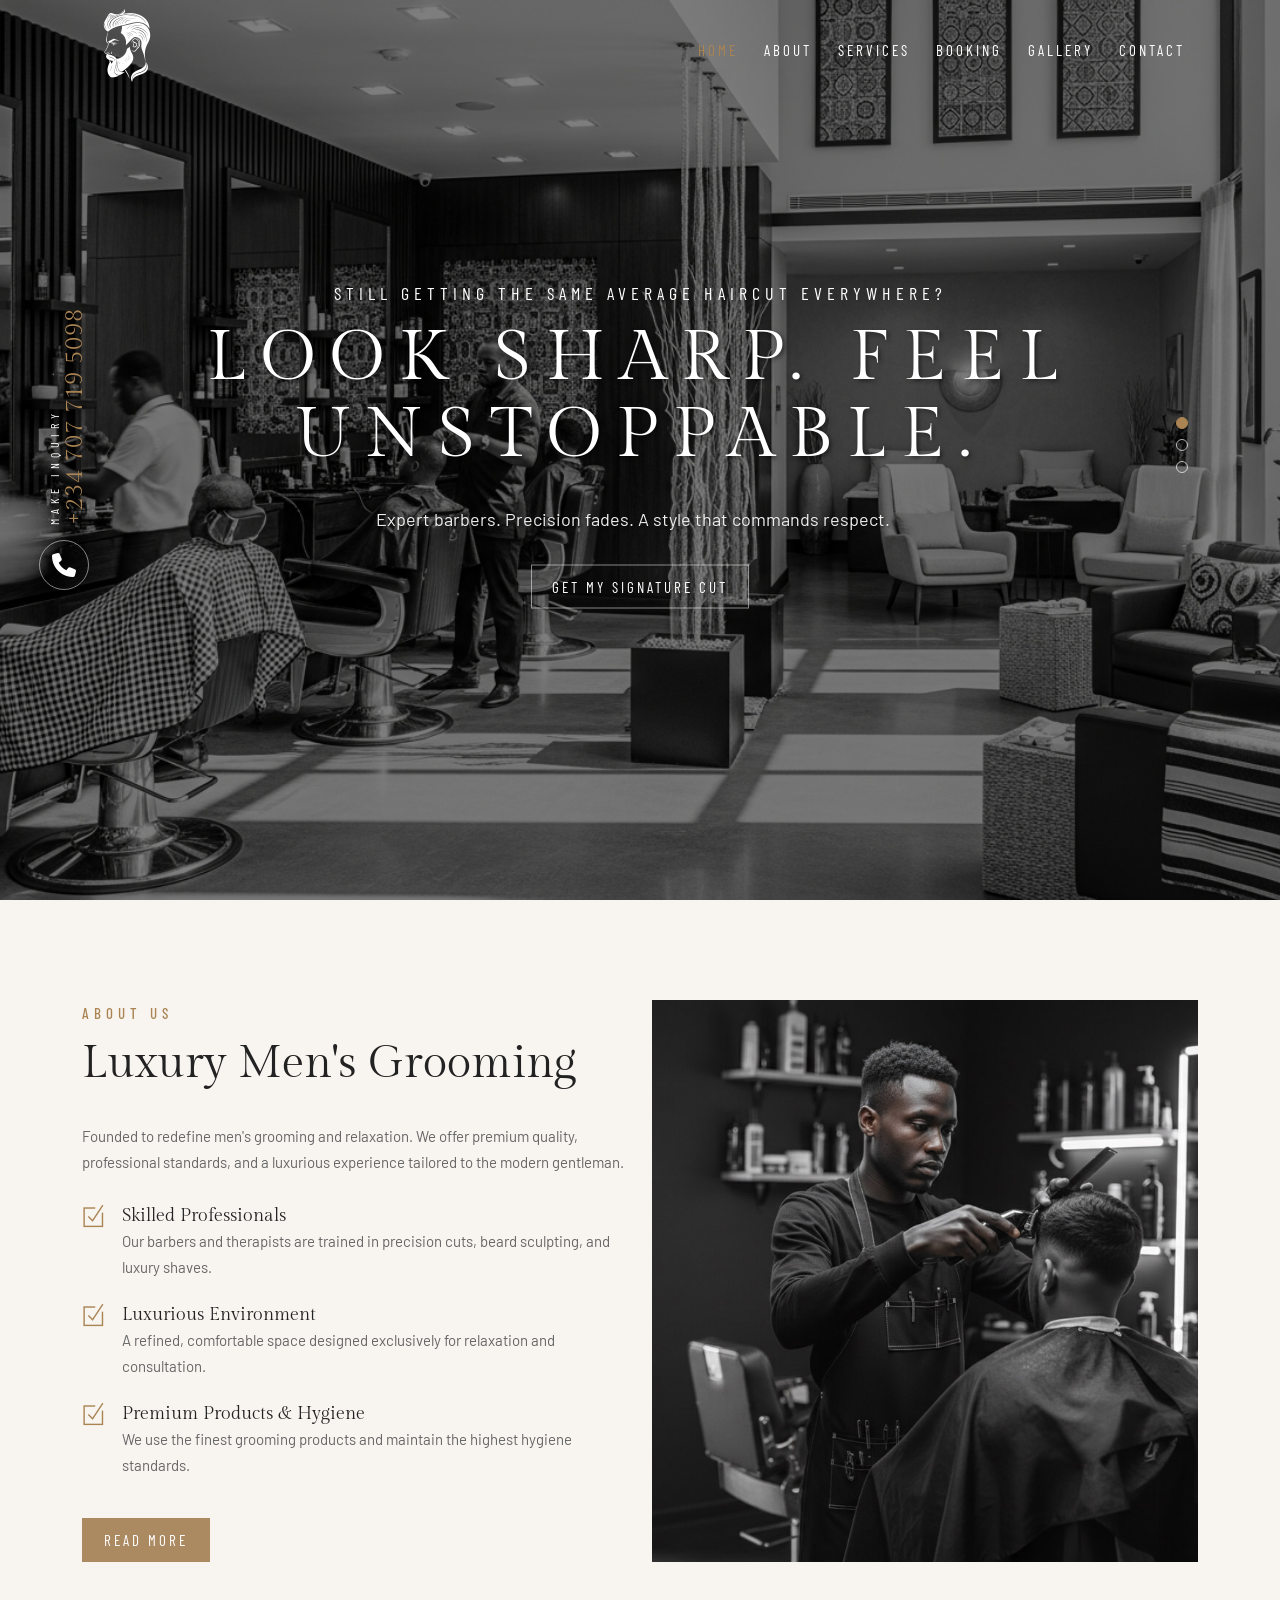
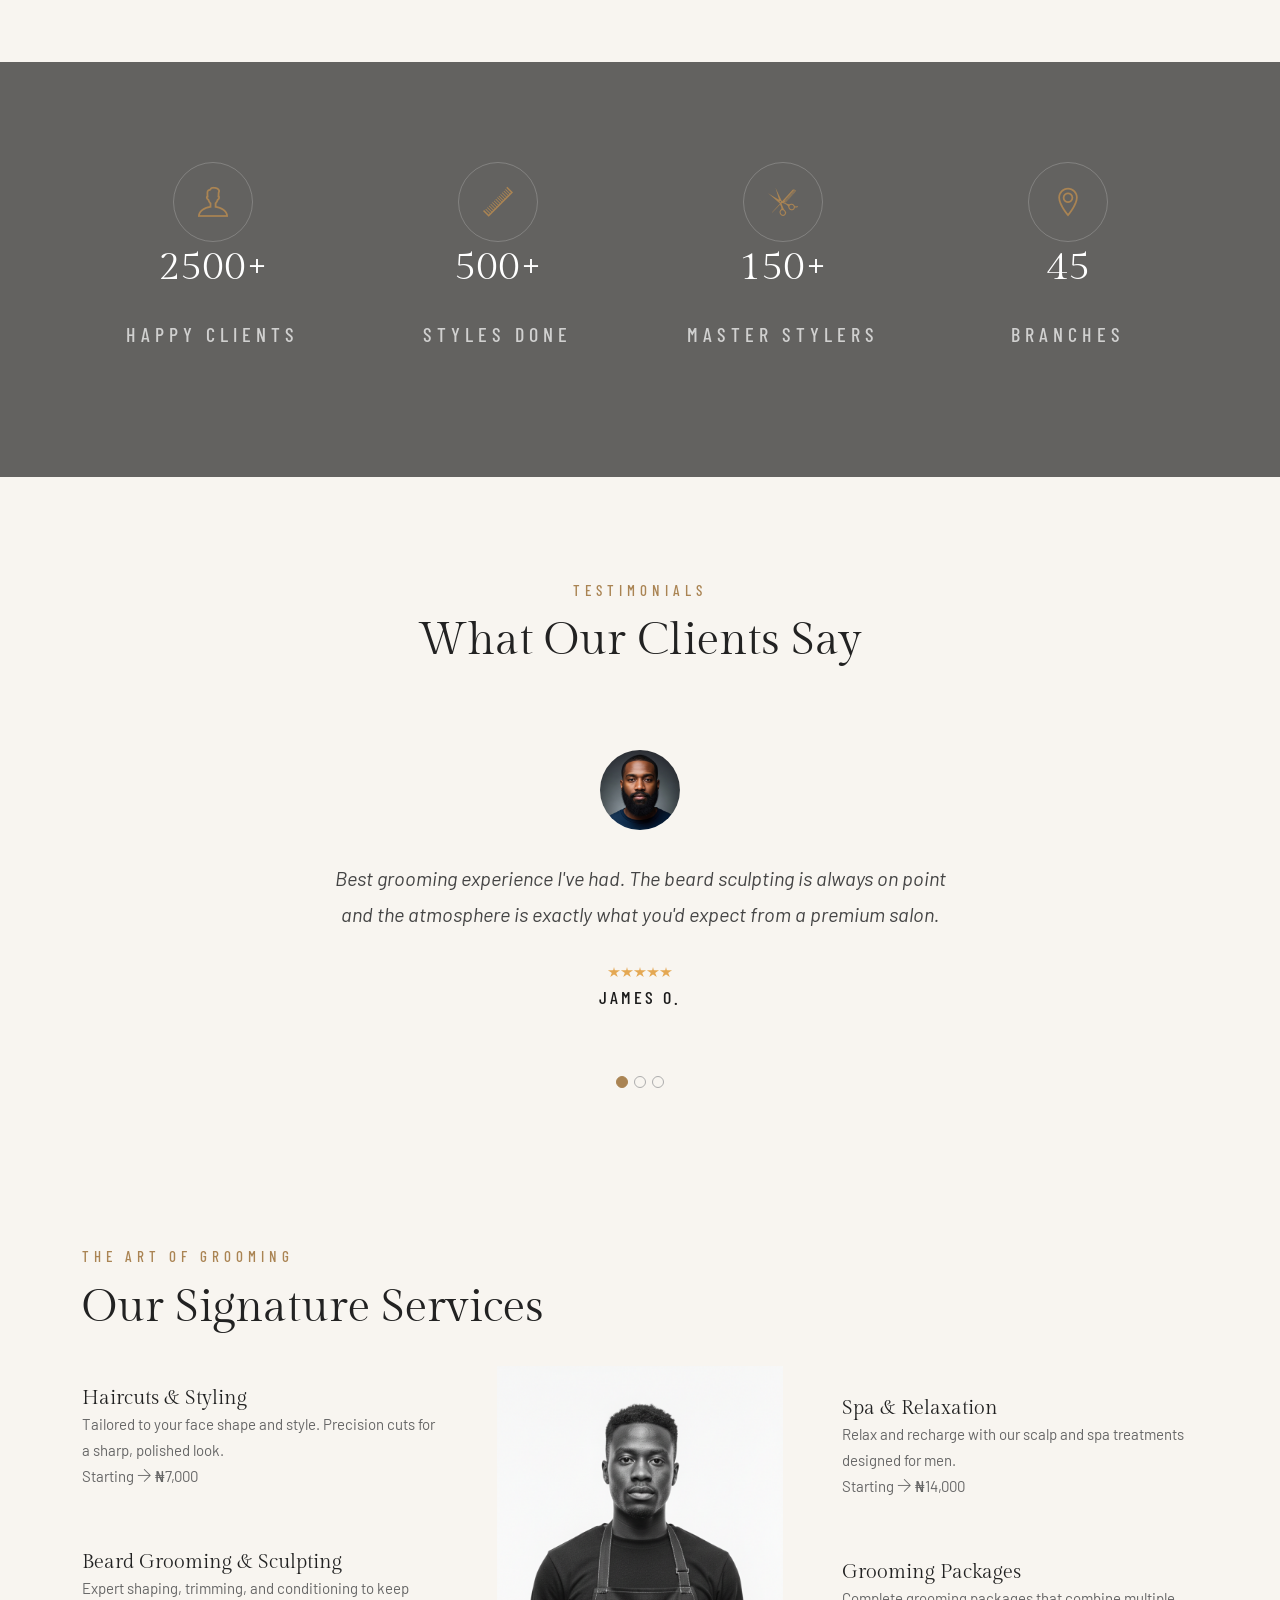
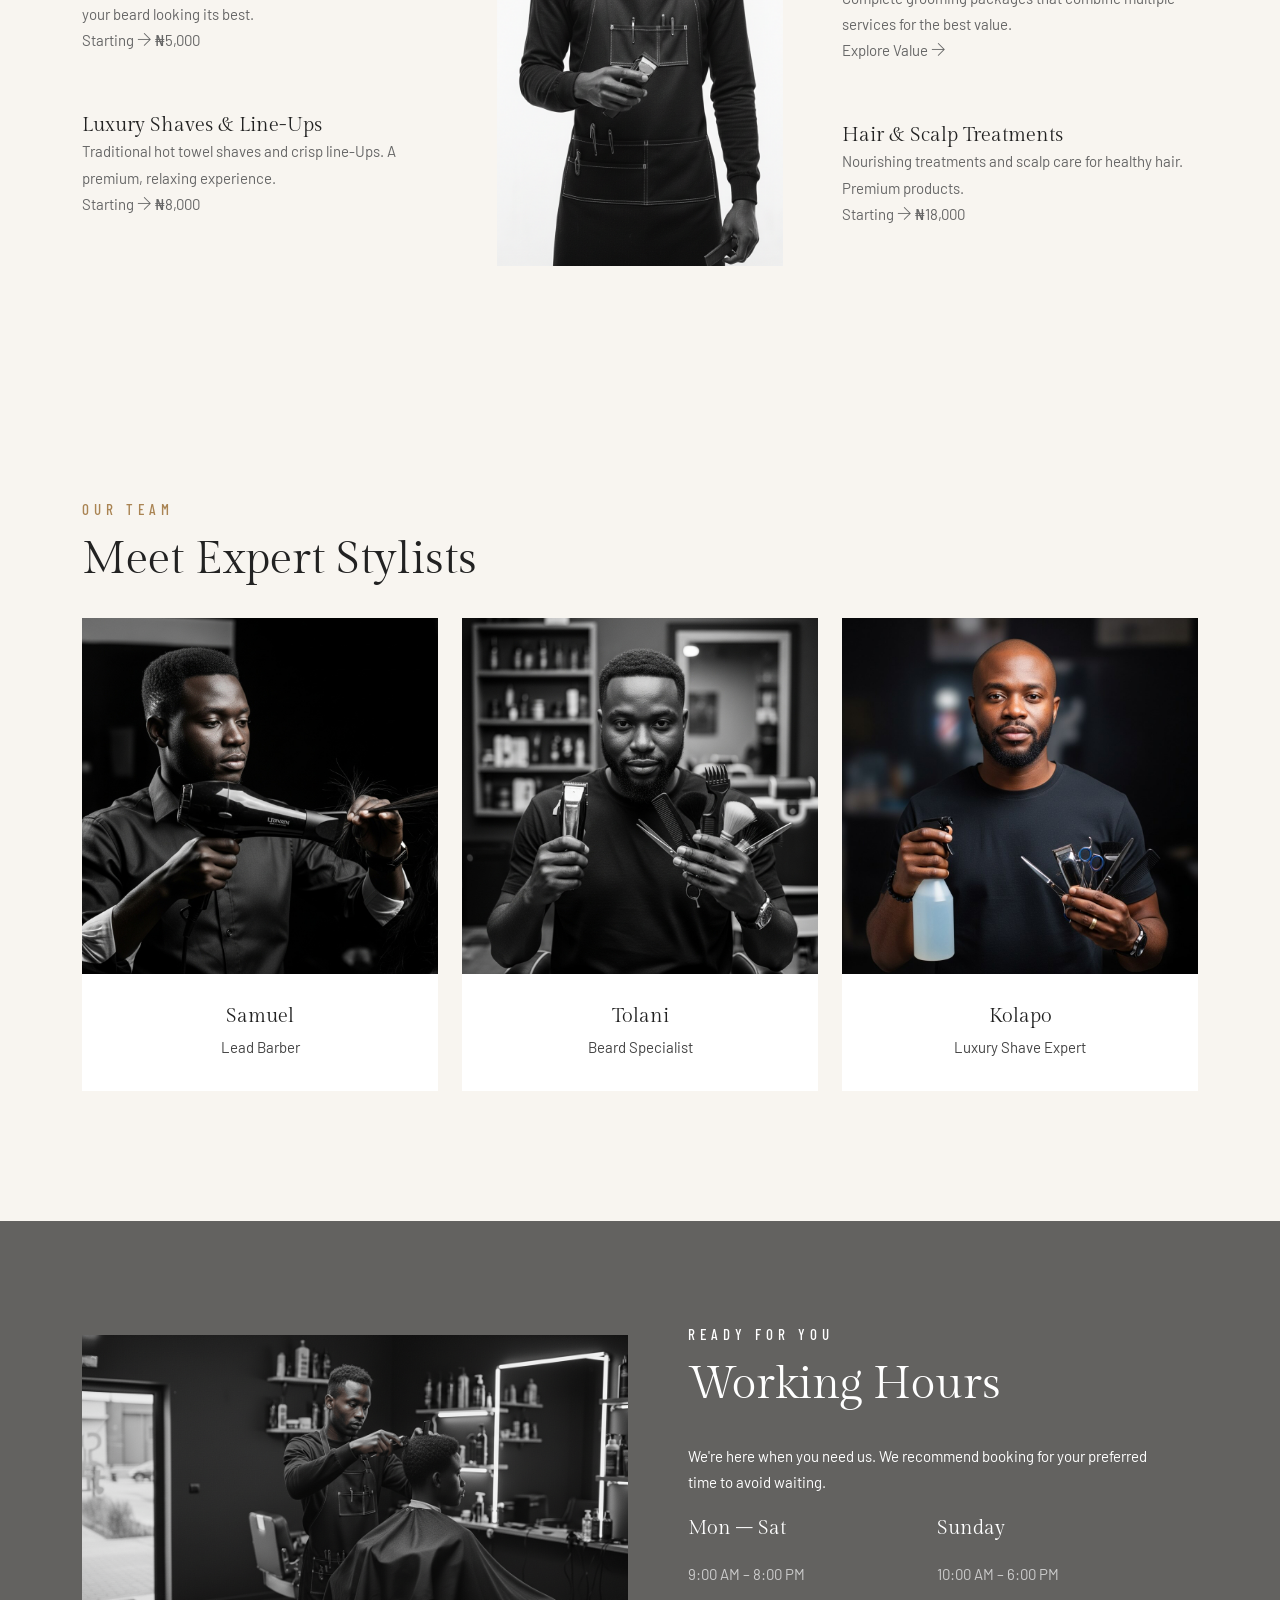
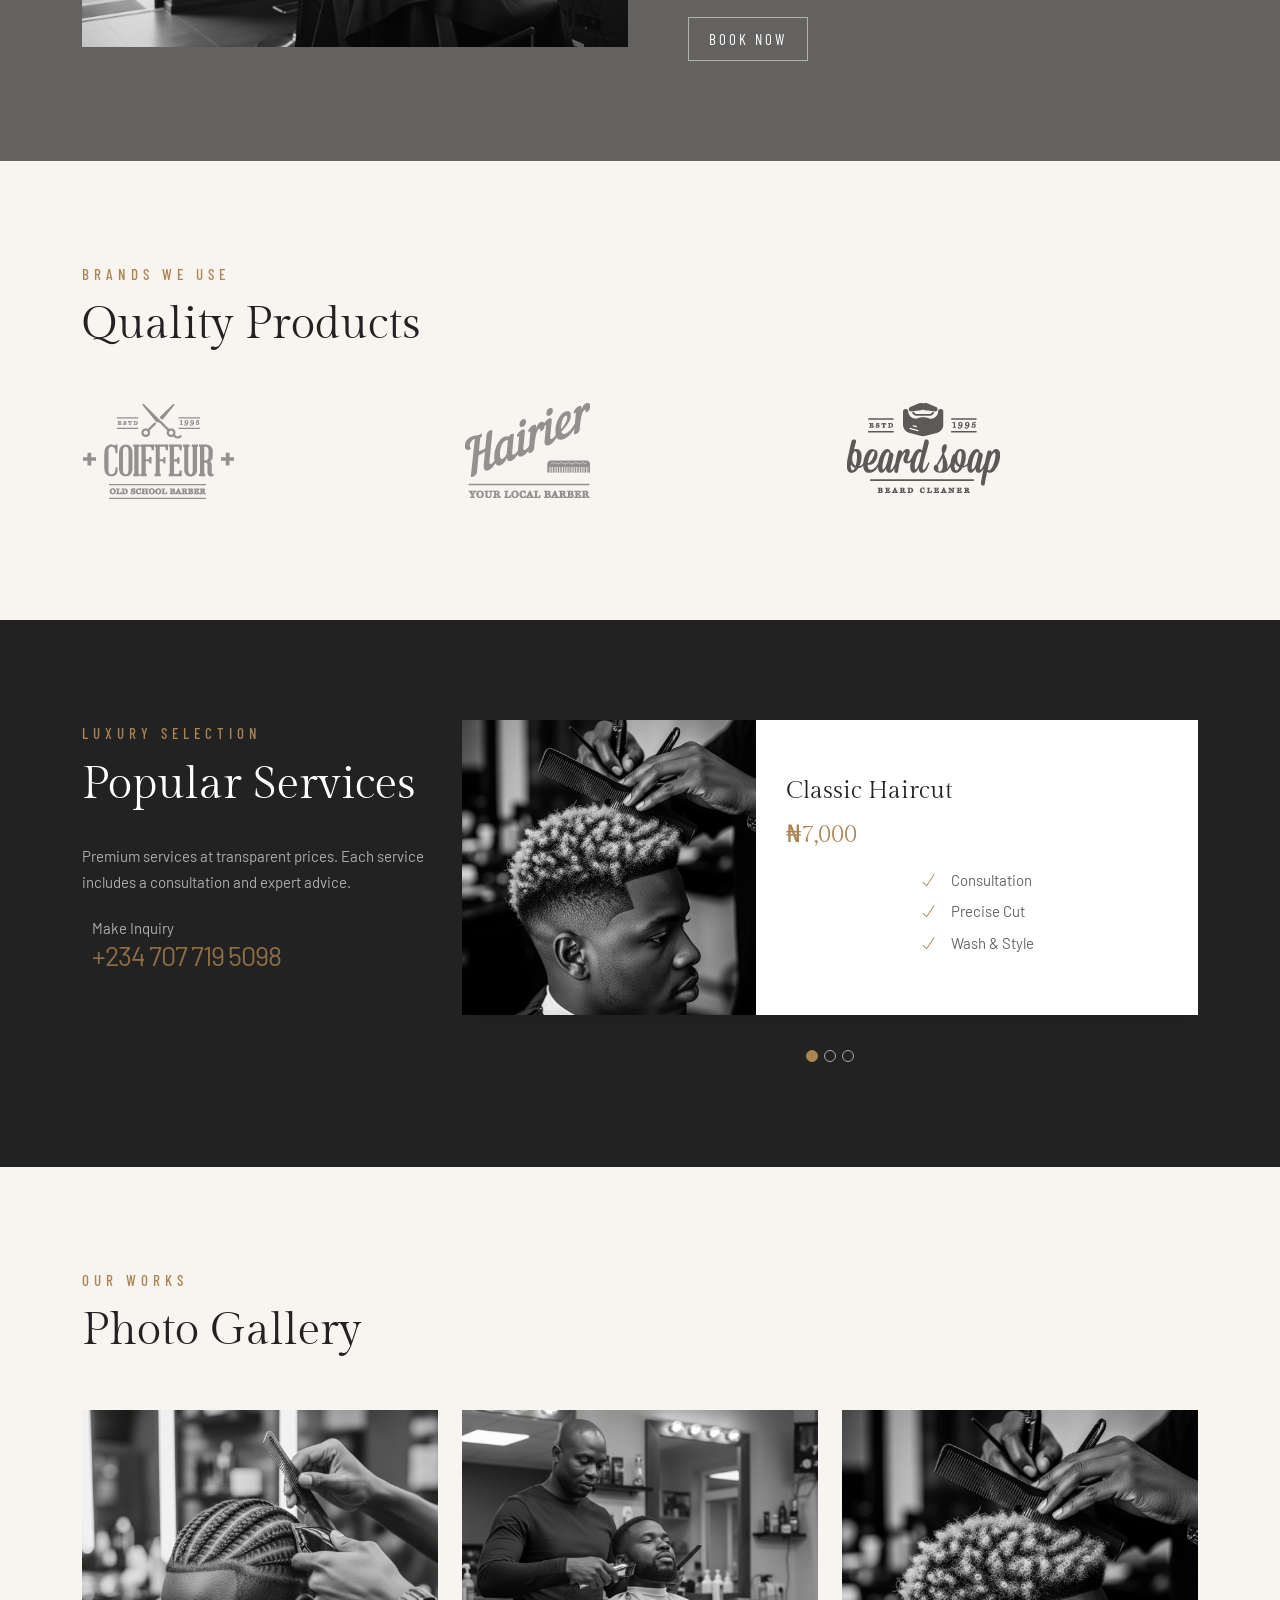
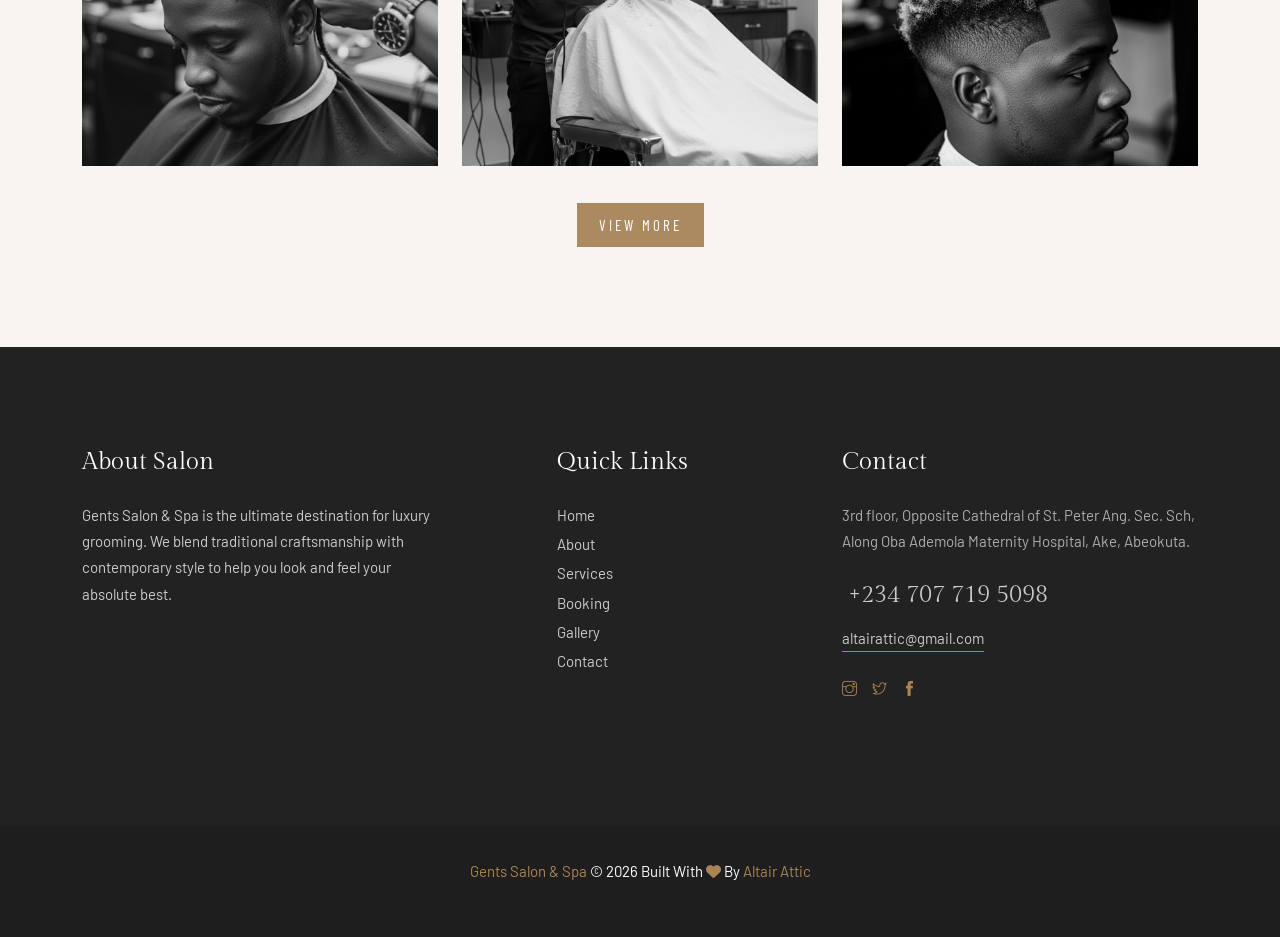
<file: frontend1/index.html>
<!DOCTYPE html>
<html lang="en">

<head>
    <meta charset="UTF-8">
    <meta http-equiv="X-UA-Compatible" content="IE=edge" />
    <meta name="viewport" content="width=device-width, initial-scale=1, maximum-scale=1" />
    <title>Gents Salon & Spa | Luxury Grooming for the Modern Gentleman</title>
    <meta name="description"
        content="Gents Salon & Spa – Premium men's grooming and spa. Request an appointment, view services, gallery and contact us">
    <link rel="icon" href="assets/images/logo3.png" type="image/png" sizes="32x32">
    <link rel="preconnect" href="https://fonts.googleapis.com">
    <link rel="preconnect" href="https://fonts.gstatic.com" crossorigin>
    <link
        href="https://fonts.googleapis.com/css2?family=Barlow+Condensed:wght@300;400&family=Barlow:wght@400&family=Gilda+Display&display=swap"
        rel="stylesheet">
    <link rel="stylesheet" href="assets/css/plugins.css" />
    <link rel="stylesheet" href="assets/css/style.css" />
    <link rel="stylesheet" href="assets/css/salon-custom.css" />
</head>

<body>

    <!-- Progress scroll totop -->
    <div class="progress-wrap cursor-pointer">
        <svg class="progress-circle svg-content" width="100%" height="100%" viewBox="-1 -1 102 102">
            <path d="M50,1 a49,49 0 0,1 0,98 a49,49 0 0,1 0,-98" />
        </svg>
    </div>
    <!-- Navbar -->
    <nav class="navbar navbar-expand-lg">
        <div class="container">
            <!-- Logo -->
            <div class="logo-wrapper">
                <a class="logo" href="index.html"> <img src="assets/images/logo3.png" class="logo-img" alt=""> </a>
            </div>
            <!-- Button -->
            <button class="navbar-toggler" type="button" data-bs-toggle="collapse" data-bs-target="#navbar"
                aria-controls="navbar" aria-expanded="false" aria-label="Toggle navigation"> <span
                    class="navbar-toggler-icon"><i class="ti-menu"></i></span> </button>
            <!-- Menu -->
            <div class="collapse navbar-collapse" id="navbar">
                <ul class="navbar-nav ms-auto">
                    <li class="nav-item"><a class="nav-link active" href="index.html">Home</a></li>
                    <li class="nav-item"><a class="nav-link" href="about.html">About</a></li>
                    <li class="nav-item"><a class="nav-link" href="services.html">Services</a></li>
                    <li class="nav-item"><a class="nav-link" href="booking.html">Booking</a></li>
                    <li class="nav-item"><a class="nav-link" href="gallery.html">Gallery</a></li>
                    <li class="nav-item"><a class="nav-link" href="contact.html">Contact</a></li>
                </ul>
            </div>
        </div>
    </nav>

    <!-- Slider -->
    <header class="header slider-fade">
        <div class="owl-carousel owl-theme">
            <!-- Hero 1 -->
            <div class="text-center item bg-img" data-overlay-dark="5"
                data-background="assets/images/slider/slider11.jpg">
                <div class="v-middle caption">
                    <div class="container">
                        <div class="row">
                            <div class="col-md-10 offset-md-1">

                                <h4 style="color: white !important;">Still Getting the Same Average Haircut Everywhere?
                                </h4>
                                <h1>LOOK SHARP. FEEL UNSTOPPABLE.</h1>
                                <p style="color:white;">Expert barbers. Precision fades. A style that commands respect.
                                </p>
                                <div class="butn-light mt-30 mb-30">
                                    <a href="booking.html"><span>Get My Signature Cut</span></a>
                                </div>
                            </div>
                        </div>
                    </div>
                </div>
            </div>
            <!-- Hero 2 -->
            <div class="text-center item bg-img" data-overlay-dark="5"
                data-background="assets/images/slider/slider2.jpg">
                <div class="v-middle caption">
                    <div class="container">
                        <div class="row">
                            <div class="col-md-10 offset-md-1">

                                <h4 style="color: white !important;">Tired of Razor Burns and Rough Shaves?</h4>
                                <h1>THE ULTIMATE HOT-TOWEL SHAVE</h1>
                                <p style="color:white;">Smooth skin. Relaxing treatment. A grooming experience made for
                                    gentlemen.</p>
                                <div class="butn-light mt-30 mb-30">
                                    <a href="booking.html"><span>Experience the Smoothness</span></a>
                                </div>
                            </div>
                        </div>
                    </div>
                </div>
            </div>
            <!-- Hero 3 -->
            <div class="text-center item bg-img" data-overlay-dark="5"
                data-background="assets/images/slider/slider1.jpg">
                <div class="v-middle caption">
                    <div class="container">
                        <div class="row">
                            <div class="col-md-10 offset-md-1">

                                <h4 style="color: white !important;">Sick of Waiting Around in Crowded Barbershops?</h4>
                                <h1>YOUR BARBER. YOUR TIME.</h1>
                                <p style="color:white;">Book ahead, walk in confidently, and get treated like a VIP.</p>
                                <div class="butn-light mt-30 mb-30">
                                    <a href="booking.html"><span>Reserve My Spot</span></a>
                                </div>
                            </div>
                        </div>
                    </div>
                </div>
            </div>
        </div>
        <!-- slider reservation -->
        <div class="reservation">
            <a href="tel:+2347077195098">
                <div class="icon d-flex justify-content-center align-items-center">
                    <i class="fa fa-phone"></i>
                </div>
                <div class="call"><span>+234 707 719 5098</span> <br>Make Inquiry</div>
            </a>
        </div>
    </header>

    <!-- About Section -->
    <section class="about section-padding">
        <div class="container">
            <div class="row">
                <div class="col-md-6 mb-30">
                    <div class="section-subtitle">About Us</div>
                    <div class="section-title">Luxury Men's Grooming</div>
                    <p>Founded to redefine men's grooming and relaxation. We offer premium quality, professional
                        standards, and a luxurious experience tailored to the modern gentleman.</p>

                    <ul class="list-unstyled mt-30">
                        <li class="d-flex align-items-start mb-20">
                            <div class="icon color-5 me-3" style="font-size: 24px;"><i class="ti-check-box"></i></div>
                            <div>
                                <h6 class="mb-0"
                                    style="color: #222; font-size: 18px; text-transform: none; letter-spacing: normal;">
                                    Skilled Professionals</h6>
                                <p class="mb-4">Our barbers and therapists are trained in precision cuts, beard
                                    sculpting, and luxury shaves.</p>
                            </div>
                        </li>
                        <li class="d-flex align-items-start mb-20">
                            <div class="icon color-5 me-3" style="font-size: 24px;"><i class="ti-check-box"></i></div>
                            <div>
                                <h6 class="mb-0"
                                    style="color: #222; font-size: 18px; text-transform: none; letter-spacing: normal;">
                                    Luxurious Environment</h6>
                                <p class="mb-4">A refined, comfortable space designed exclusively for relaxation and
                                    consultation.</p>
                            </div>
                        </li>
                        <li class="d-flex align-items-start">
                            <div class="icon color-5 me-3" style="font-size: 24px;"><i class="ti-check-box"></i></div>
                            <div>
                                <h6 class="mb-0"
                                    style="color: #222; font-size: 18px; text-transform: none; letter-spacing: normal;">
                                    Premium Products & Hygiene</h6>
                                <p class="mb-4">We use the finest grooming products and maintain the highest hygiene
                                    standards.</p>
                            </div>
                        </li>
                    </ul>

                    <div class="butn-dark mt-10"> <a href="about.html"><span>Read More</span></a> </div>
                </div>
                <div class="col-md-6 mb-md-0 mb-30">
                    <div class="item gallery-box about-img-container">
                        <div class="gallery-img">
                            <img src="assets/images/slider/slider1.jpg" alt="" class="img-fluid about-img">
                        </div>
                    </div>
                </div>
            </div>
        </div>
    </section>

    <!-- Facts Section -->
    <section class="section-padding bg-fixed bg-img" data-overlay-dark="6"
        data-background="assets/images/client/client-say-bg.jpg">
        <div class="container text-white">
            <div class="row">
                <div class="col-md-3">
                    <div class="text-center mb-md-0 mb-30">
                        <div class="icon-circle-wrap rounded-circle mx-auto mb-20"
                            style="width: 80px; height: 80px; border: 1px solid rgba(255,255,255,0.2); display: flex; align-items: center; justify-content: center;">
                            <i class="ti-user" style="font-size: 30px; color: var(--primary);"></i>
                        </div>
                        <h2 class="section-title text-white mb-0" style="font-size: 40px !important;">2500+</h2>
                        <h6 class="section-subtitle" style="color: rgba(255,255,255,0.7) !important;">Happy Clients</h6>
                    </div>
                </div>
                <div class="col-md-3">
                    <div class="text-center mb-md-0 mb-30">
                        <div class="icon-circle-wrap rounded-circle mx-auto mb-20"
                            style="width: 80px; height: 80px; border: 1px solid rgba(255,255,255,0.2); display: flex; align-items: center; justify-content: center;">
                            <i class="flaticon flaticon-comb" style="font-size: 30px; color: var(--primary);"></i>
                        </div>
                        <h2 class="section-title text-white mb-0" style="font-size: 40px !important;">500+</h2>
                        <h6 class="section-subtitle" style="color: rgba(255,255,255,0.7) !important;">Styles Done</h6>
                    </div>
                </div>
                <div class="col-md-3">
                    <div class="text-center mb-md-0 mb-30">
                        <div class="icon-circle-wrap rounded-circle mx-auto mb-20"
                            style="width: 80px; height: 80px; border: 1px solid rgba(255,255,255,0.2); display: flex; align-items: center; justify-content: center;">
                            <i class="flaticon flaticon-scissors-and-comb-1"
                                style="font-size: 30px; color: var(--primary);"></i>
                        </div>
                        <h2 class="section-title text-white mb-0" style="font-size: 40px !important;">150+</h2>
                        <h6 class="section-subtitle" style="color: rgba(255,255,255,0.7) !important;">Master Stylers
                        </h6>
                    </div>
                </div>
                <div class="col-md-3">
                    <div class="text-center mb-md-0 mb-30">
                        <div class="icon-circle-wrap rounded-circle mx-auto mb-20"
                            style="width: 80px; height: 80px; border: 1px solid rgba(255,255,255,0.2); display: flex; align-items: center; justify-content: center;">
                            <i class="ti-location-pin" style="font-size: 30px; color: var(--primary);"></i>
                        </div>
                        <h2 class="section-title text-white mb-0" style="font-size: 40px !important;">45</h2>
                        <h6 class="section-subtitle" style="color: rgba(255,255,255,0.7) !important;">Branches</h6>
                    </div>
                </div>
            </div>
        </div>
    </section>

    <section class="testimonials section-padding bg-cream">
        <div class="container text-center">
            <div class="row">
                <div class="col-md-12">
                    <div class="section-subtitle">Testimonials</div>
                    <div class="section-title">What Our Clients Say</div>
                </div>
            </div>
            <div class="row">
                <div class="col-md-8 offset-md-2">
                    <div class="testimonials-box">
                        <div class="owl-carousel owl-theme">
                            <div class="item">
                                <div class="clients mb-30">
                                    <img src="assets/images/client/client-say-author-1.png" width="80"
                                        class="img-fluid rounded-circle mx-auto" alt="author-1">
                                </div>
                                <p>Best grooming experience I've had. The beard sculpting is always on point and the
                                    atmosphere is exactly what you'd expect from a premium salon.</p>
                                <div class="info text-center">
                                    <div class="cont text-center"> <span><i class="star-rating"></i><i
                                                class="star-rating"></i><i class="star-rating"></i><i
                                                class="star-rating"></i><i class="star-rating"></i></span>
                                        <h6>James O.</h6>
                                    </div>
                                </div>
                            </div>
                            <div class="item">
                                <div class="clients mb-30">
                                    <img src="assets/images/client/client-say-author-4.png" width="80"
                                        class="img-fluid rounded-circle mx-auto" alt="author-1">
                                </div>
                                <p>They listened to what I wanted and delivered. The haircut and line-up were exactly
                                    what I asked for. Very professional and welcoming.</p>
                                <div class="info text-center">
                                    <div class="cont text-center"> <span><i class="star-rating"></i><i
                                                class="star-rating"></i><i class="star-rating"></i><i
                                                class="star-rating"></i><i class="star-rating"></i></span>
                                        <h6>David T.</h6>
                                    </div>
                                </div>
                            </div>
                            <div class="item">
                                <div class="clients mb-30">
                                    <img src="assets/images/client/client-say-author-6.png" width="80"
                                        class="img-fluid rounded-circle mx-auto" alt="author-1">
                                </div>
                                <p>Finally found a place that gets men's grooming right. The scalp treatment and luxury
                                    shave are top tier. Highly recommend.</p>
                                <div class="info text-center">
                                    <div class="cont text-center"> <span><i class="star-rating"></i><i
                                                class="star-rating"></i><i class="star-rating"></i><i
                                                class="star-rating"></i><i class="star-rating"></i></span>
                                        <h6>Michael K.</h6>
                                    </div>
                                </div>
                            </div>
                        </div>
                    </div>
                </div>
            </div>
        </div>
    </section>

    <!-- Signature Services Section -->
    <section class="rooms1 section-padding" data-scroll-index="1">
        <div class="container">
            <div class="row">
                <div class="col-md-12">
                    <div class="section-subtitle">The Art of Grooming</div>
                    <div class="section-title">Our Signature Services</div>
                </div>
            </div>
            <div class="row">
                <div class="col-lg-4">
                    <ul class="list-unstyled mt-20">
                        <li class="mb-60">
                            <div>
                                <h5 class="mb-0"><a href="services.html">Haircuts & Styling</a></h5>
                                <p class="mb-0">Tailored to your face shape and style. Precision cuts for a sharp,
                                    polished look.</p>
                                <div class="permalink mb-0"><a href="services.html">Starting <i
                                            class="ti-arrow-right"></i> ₦7,000 </a></div>
                            </div>
                        </li>
                        <li class="mb-60">
                            <div>
                                <h5 class="mb-0"><a href="services.html">Beard Grooming & Sculpting</a></h5>
                                <p class="mb-0">Expert shaping, trimming, and conditioning to keep your beard looking
                                    its best.</p>
                                <div class="permalink mb-0"><a href="services.html">Starting <i
                                            class="ti-arrow-right"></i> ₦5,000 </a></div>
                            </div>
                        </li>
                        <li class="mb-60">
                            <div>
                                <h5 class="mb-0"><a href="services.html">Luxury Shaves & Line-Ups</a></h5>
                                <p class="mb-0">Traditional hot towel shaves and crisp line-Ups. A premium, relaxing
                                    experience.</p>
                                <div class="permalink mb-0"><a href="services.html">Starting <i
                                            class="ti-arrow-right"></i> ₦8,000 </a></div>
                            </div>
                        </li>
                    </ul>
                </div>
                <div class="col-lg-4 text-center">
                    <div class="item gallery-box">
                        <div class="gallery-img">
                            <img src="assets/images/service/service.png" alt="Signature Service" class="img-fluid"
                                style="max-height: 500px; width: auto; margin: 0 auto; display: block;">
                        </div>
                    </div>
                </div>
                <div class="col-lg-4">
                    <ul class="list-unstyled mt-30">
                        <li class="mb-60">
                            <div>
                                <h5 class="mb-0"><a href="services.html">Spa & Relaxation</a></h5>
                                <p class="mb-0">Relax and recharge with our scalp and spa treatments designed for men.
                                </p>
                                <div class="permalink mb-0"><a href="services.html">Starting <i
                                            class="ti-arrow-right"></i> ₦14,000 </a></div>
                            </div>
                        </li>
                        <li class="mb-60">
                            <div>
                                <h5 class="mb-0"><a href="services.html">Grooming Packages</a></h5>
                                <p class="mb-0">Complete grooming packages that combine multiple services for the best
                                    value.</p>
                                <div class="permalink mb-0"><a href="services.html">Explore Value <i
                                            class="ti-arrow-right"></i> </a></div>
                            </div>
                        </li>
                        <li>
                            <div>
                                <h5 class="mb-0"><a href="services.html">Hair & Scalp Treatments</a></h5>
                                <p class="mb-0">Nourishing treatments and scalp care for healthy hair. Premium
                                    products.
                                </p>
                                <div class="permalink mb-0"><a href="services.html">Starting <i
                                            class="ti-arrow-right"></i> ₦18,000 </a></div>
                            </div>
                        </li>
                    </ul>
                </div>
            </div>
        </div>
    </section>

    <!-- Team Section -->
    <section class="team section-padding bg-cream">
        <div class="container">
            <div class="row">
                <div class="col-md-12">
                    <div class="section-subtitle">Our Team</div>
                    <div class="section-title">Meet Expert Stylists</div>
                </div>
            </div>
            <div class="row">
                <div class="col-md-4">
                    <div class="item mb-md-0 mb-30">
                        <div class="img"> <img src="assets/images/style/style1.png" alt=""> </div>
                        <div class="info text-center">
                            <h6>Samuel</h6>
                            <p>Lead Barber</p>
                            <div class="social valign">
                                <div class="full-width">
                                    <a href="#"><i class="ti-instagram"></i></a>
                                    <a href="#"><i class="ti-facebook"></i></a>
                                    <a href="#"><i class="ti-twitter"></i></a>
                                </div>
                            </div>
                        </div>
                    </div>
                </div>
                <div class="col-md-4">
                    <div class="item mb-md-0 mb-30">
                        <div class="img"> <img src="assets/images/style/style2.png" alt=""> </div>
                        <div class="info text-center">
                            <h6>Tolani</h6>
                            <p>Beard Specialist</p>
                            <div class="social valign">
                                <div class="full-width">
                                    <a href="#"><i class="ti-instagram"></i></a>
                                    <a href="#"><i class="ti-facebook"></i></a>
                                    <a href="#"><i class="ti-twitter"></i></a>
                                </div>
                            </div>
                        </div>
                    </div>
                </div>
                <div class="col-md-4">
                    <div class="item mb-0">
                        <div class="img"> <img src="assets/images/style/style3.png" alt=""> </div>
                        <div class="info text-center">
                            <h6>Kolapo</h6>
                            <p>Luxury Shave Expert</p>
                            <div class="social valign">
                                <div class="full-width">
                                    <a href="#"><i class="ti-instagram"></i></a>
                                    <a href="#"><i class="ti-facebook"></i></a>
                                    <a href="#"><i class="ti-twitter"></i></a>
                                </div>
                            </div>
                        </div>
                    </div>
                </div>
            </div>
        </div>
    </section>

    <!-- Working Hours -->
    <section class="working-hours section-padding bg-img bg-fixed" data-overlay-dark="6"
        data-background="assets/images/about-header-bg.png">
        <div class="container text-white">
            <div class="row align-items-center">
                <div class="col-md-6 mb-md-0 mb-30">
                    <img src="assets/images/working-hour-3.png" alt="Working Hours" class="img-fluid wow fadeInLeft">
                </div>
                <div class="col-md-6 mb-0 px-lg-5">
                    <div class="section-subtitle" style="color: #fff !important;">Ready for you</div>
                    <div class="section-title text-white">Working Hours</div>
                    <p class="text-white">We're here when you need us. We recommend booking for your preferred time to
                        avoid waiting.</p>
                    <div class="row">
                        <div class="col-6 mb-20">
                            <h6 class="text-white">Mon – Sat</h6>
                            <p class="mb-0" style="color: #ccc;">9:00 AM – 8:00 PM</p>
                        </div>
                        <div class="col-6 mb-20">
                            <h6 class="text-white">Sunday</h6>
                            <p class="mb-0" style="color: #ccc;">10:00 AM – 6:00 PM</p>
                        </div>
                    </div>
                    <div class="butn-light mt-30"> <a href="booking.html"><span>Book Now</span></a> </div>
                </div>
            </div>
        </div>
    </section>

    <!-- Brands -->
    <section class="clients section-padding bg-cream">
        <div class="container">
            <div class="row">
                <div class="col-md-12 mb-30">
                    <div class="section-subtitle">Brands We Use</div>
                    <div class="section-title">Quality Products</div>
                </div>
                <div class="col-md-12">
                    <div class="owl-carousel owl-theme">
                        <div class="clients-logo"> <a href="#0"><img src="assets/images/client-logo/brand-item1.png"
                                    alt=""></a> </div>
                        <div class="clients-logo"> <a href="#0"><img src="assets/images/client-logo/brand-item2.png"
                                    alt=""></a> </div>
                        <div class="clients-logo"> <a href="#0"><img src="assets/images/client-logo/brand-item3.png"
                                    alt=""></a> </div>
                        <div class="clients-logo"> <a href="#0"><img src="assets/images/client-logo/brand-item4.png"
                                    alt=""></a> </div>
                        <div class="clients-logo"> <a href="#0"><img src="assets/images/client-logo/brand-item5.png"
                                    alt=""></a> </div>
                    </div>
                </div>
            </div>
        </div>
    </section>

    <!-- Popular Services (Deals) -->
    <section class="pricing section-padding bg-blck">
        <div class="container">
            <div class="row">
                <div class="col-md-4">
                    <div class="section-subtitle"><span>Luxury Selection</span></div>
                    <div class="section-title"><span>Popular Services</span></div>
                    <p class="color-2">Premium services at transparent prices. Each service includes a consultation and
                        expert advice.</p>
                    <div class="reservations mb-30">
                        <div class="icon"><span class="flaticon flaticon-call"></span></div>
                        <div class="text">
                            <p class="color-2">Make Inquiry</p> <a href="tel:+2347077195098">+234 707 719 5098</a>
                        </div>
                    </div>
                </div>
                <div class="col-md-8">
                    <div class="owl-carousel owl-theme">
                        <div class="pricing-card">
                            <img src="assets/images/our-work/our-work-image8.png" alt="Haircut">
                            <div class="desc">
                                <div class="name">Classic Haircut</div>
                                <div class="amount">₦7,000</div>
                                <ul class="list-unstyled list">
                                    <li><i class="ti-check"></i> Consultation</li>
                                    <li><i class="ti-check"></i> Precise Cut</li>
                                    <li><i class="ti-check"></i> Wash & Style</li>
                                </ul>
                            </div>
                        </div>
                        <div class="pricing-card">
                            <img src="assets/images/our-work/our-work-image2.png" alt="Beard">
                            <div class="desc">
                                <div class="name">Beard Trim</div>
                                <div class="amount">₦5,000</div>
                                <ul class="list-unstyled list">
                                    <li><i class="ti-check"></i> Beard Shaping</li>
                                    <li><i class="ti-check"></i> Hot Towel Finish</li>
                                    <li><i class="ti-check"></i> Beard Oil</li>
                                </ul>
                            </div>
                        </div>
                        <div class="pricing-card">
                            <img src="assets/images/our-work/our-work-image1.png" alt="Massage">
                            <div class="desc">
                                <div class="name">Spa Session</div>
                                <div class="amount">₦14,000</div>
                                <ul class="list-unstyled list">
                                    <li><i class="ti-check"></i> Full Relaxation</li>
                                    <li><i class="ti-check"></i> Aromatherapy</li>
                                    <li><i class="ti-check"></i> Stress Relief</li>
                                </ul>
                            </div>
                        </div>
                    </div>
                </div>
            </div>
        </div>
    </section>

    <!-- Our Works (Gallery) -->
    <section class="section-padding">
        <div class="container">
            <div class="row">
                <div class="col-md-12">
                    <div class="section-subtitle">Our Works</div>
                    <div class="section-title">Photo Gallery</div>
                </div>
                <div class="col-md-4 gallery-item">
                    <a href="assets/images/our-work/our-work-image6.png" title="Haircuts & Styling" class="img-zoom">
                        <div class="gallery-box">
                            <div class="gallery-img"> <img src="assets/images/our-work/our-work-image6.png"
                                    class="img-fluid mx-auto d-block" alt="work-img"> </div>
                        </div>
                    </a>
                </div>
                <div class="col-md-4 gallery-item">
                    <a href="assets/images/our-work/our-work-image2.png" title="Beard Sculpting" class="img-zoom">
                        <div class="gallery-box">
                            <div class="gallery-img"> <img src="assets/images/our-work/our-work-image2.png"
                                    class="img-fluid mx-auto d-block" alt="work-img"> </div>
                        </div>
                    </a>
                </div>
                <div class="col-md-4 gallery-item">
                    <a href="assets/images/our-work/our-work-image8.png" title="Luxury Shave" class="img-zoom">
                        <div class="gallery-box">
                            <div class="gallery-img"> <img src="assets/images/our-work/our-work-image8.png"
                                    class="img-fluid mx-auto d-block" alt="work-img"> </div>
                        </div>
                    </a>
                </div>
            </div>
            <div class="row">
                <div class="col-md-12 text-center mt-30">
                    <div class="butn-dark"> <a href="gallery.html"><span>View More</span></a> </div>
                </div>
            </div>
        </div>
    </section>

    <!-- Footer -->
    <footer class="footer">
        <div class="footer-top">
            <div class="container">
                <div class="row">
                    <div class="col-md-4">
                        <div class="footer-column footer-about">
                            <h3 class="footer-title">About Salon</h3>
                            <p class="footer-about-text">Gents Salon & Spa is the ultimate destination for luxury
                                grooming. We blend traditional craftsmanship with contemporary style to help you look
                                and feel your absolute best.</p>
                        </div>
                    </div>
                    <div class="col-md-3 offset-md-1">
                        <div class="footer-column footer-explore clearfix">
                            <h3 class="footer-title">Quick Links</h3>
                            <ul class="footer-explore-list list-unstyled">
                                <li><a href="index.html">Home</a></li>
                                <li><a href="about.html">About</a></li>
                                <li><a href="services.html">Services</a></li>
                                <li><a href="booking.html">Booking</a></li>
                                <li><a href="gallery.html">Gallery</a></li>
                                <li><a href="contact.html">Contact</a></li>
                            </ul>
                        </div>
                    </div>
                    <div class="col-md-4">
                        <div class="footer-column footer-contact">
                            <h3 class="footer-title">Contact</h3>
                            <p class="footer-contact-text">3rd floor, Opposite Cathedral of St. Peter Ang. Sec. Sch,
                                Along Oba Ademola Maternity Hospital, Ake, Abeokuta.</p>
                            <div class="footer-contact-info">
                                <p class="footer-contact-phone"><span class="flaticon flaticon-call"></span> +234 707
                                    719 5098
                                </p>
                                <p class="footer-contact-mail">altairattic@gmail.com</p>
                            </div>
                            <div class="footer-about-social-list">
                                <a href="#"><i class="ti-instagram"></i></a>
                                <a href="#"><i class="ti-twitter"></i></a>
                                <a href="#"><i class="ti-facebook"></i></a>
                            </div>
                        </div>
                    </div>
                </div>
            </div>
        </div>
        <div class="footer-bottom">
            <div class="container">
                <div class="row">
                    <div class="col-md-12">
                        <div class="footer-bottom-inner">
                             <p class="text-white">
                                <span style="color:#AA8453;">Gents Salon & Spa</span> &copy; 2026 Built With <span
                                    style="color: #AA8453;"><i class="fa-solid fa-heart"></i></span> By <a
                                    href="http://altair-attic.com/software-development" style="color:#AA8453;">Altair
                                    Attic</a>
                            </p>
                        </div>
                    </div>
                </div>
            </div>
        </div>
    </footer>

    <!-- jQuery -->
    <script src="assets/js/jquery-3.7.1.min.js"></script>
    <script src="assets/js/jquery-migrate-3.5.0.min.js"></script>
    <script src="assets/js/modernizr-2.6.2.min.js"></script>
    <script src="assets/js/imagesloaded.pkgd.min.js"></script>
    <script src="assets/js/jquery.isotope.v3.0.2.js"></script>
    <script src="assets/js/pace.js"></script>
    <script src="assets/js/popper.min.js"></script>
    <script src="assets/js/bootstrap.min.js"></script>
    <script src="assets/js/scrollIt.min.js"></script>
    <script src="assets/js/jquery.waypoints.min.js"></script>
    <script src="assets/js/owl.carousel.min.js"></script>
    <script src="assets/js/jquery.stellar.min.js"></script>
    <script src="assets/js/jquery.magnific-popup.js"></script>
    <script src="assets/js/YouTubePopUp.js"></script>
    <script src="assets/js/select2.js"></script>
    <script src="assets/js/datepicker.js"></script>
    <script src="assets/js/smooth-scroll.min.js"></script>
    <script src="assets/js/custom.js"></script>
</body>

</html>
</file>
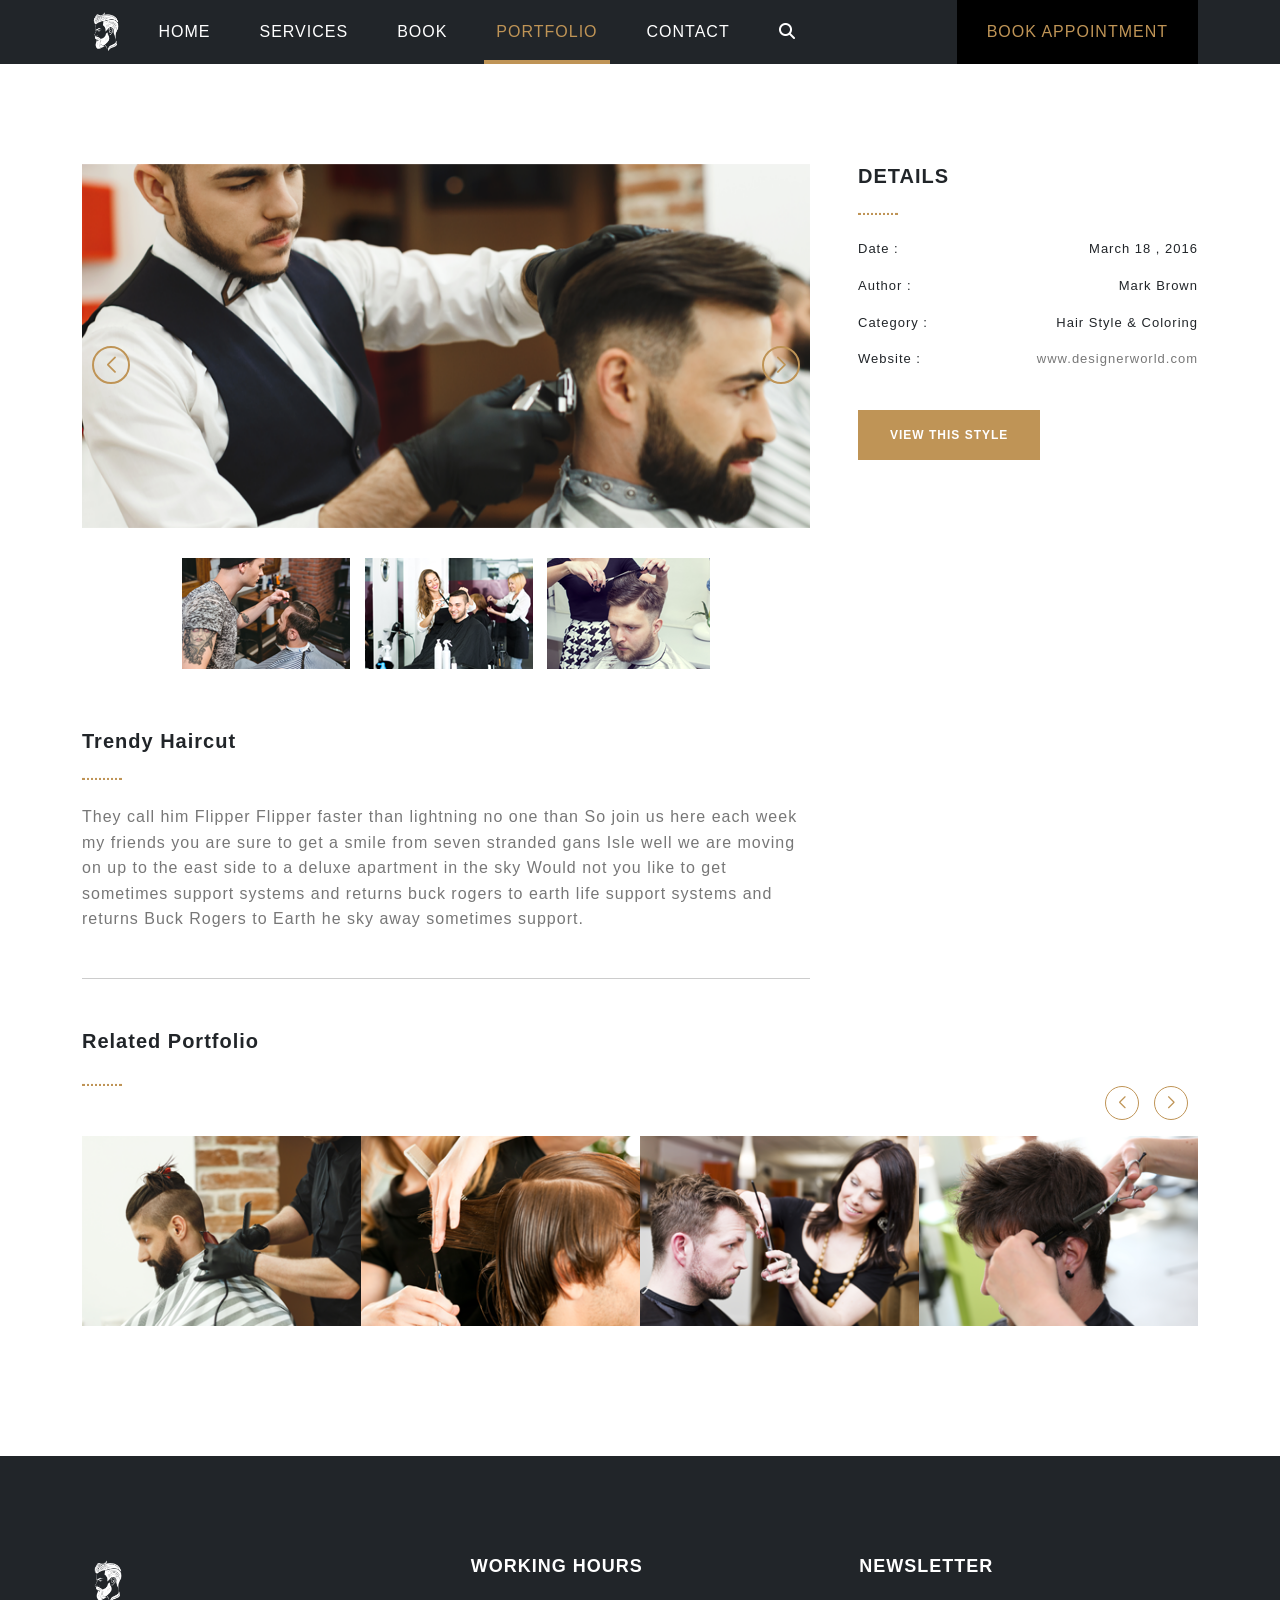
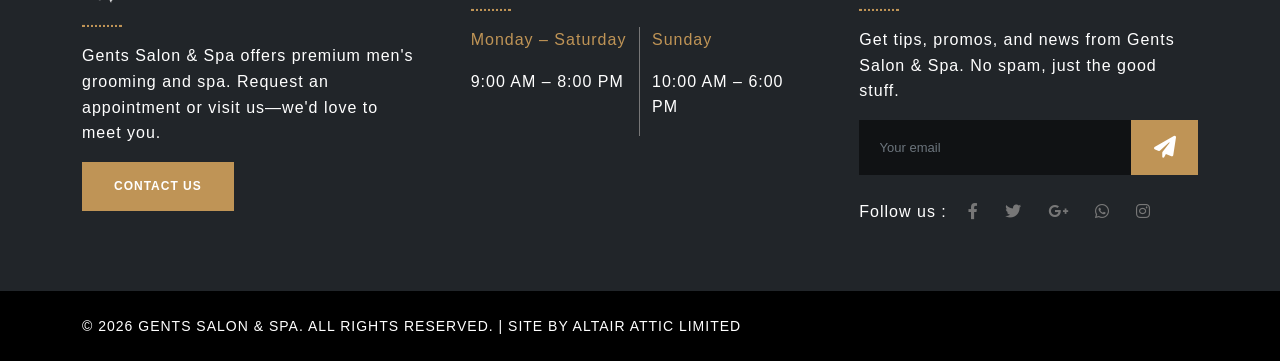
<file: frontend/portfolio-details.html>
<!doctype html>
<html lang="en">


<head>
    <meta charset="utf-8">
    <meta name="viewport" content="width=device-width, initial-scale=1">
    <meta name="description" content="Gents Salon & Spa – Portfolio detail">
    <title>Portfolio Details | Gents Salon & Spa</title>
    <link rel="shortcut icon" type="image/png" href="assets/images/logo3.png">

    <!-- Google fonts -->
	<link rel="preconnect" href="https://fonts.googleapis.com">
	<link rel="preconnect" href="https://fonts.gstatic.com" crossorigin>
	<link href="https://fonts.googleapis.com/css2?family=Inter:wght@300;400;500;600;700&family=Montserrat:wght@300;400;500;600;700;800;900&family=Playfair+Display:ital,wght@0,400;0,500;0,600;0,700;1,400&display=swap" rel="stylesheet">

    <!-- animate css -->

    <link rel="stylesheet" href="assets/fonts/flaticon.css">
    <link rel="stylesheet" href="assets/css/animate.css">

    <!-- font-awesome -->
    <link rel="stylesheet" href="assets/css/all.min.css">
    <!-- magnific-popup -->
    <link rel="stylesheet" href="assets/css/magnific-popup.css">
    <!-- odometer -->
    <link rel="stylesheet" href="assets/css/odometer.css">
    <!-- Slider -->
    <link rel="stylesheet" href="assets/css/swiper-bundle.min.css">
    <!-- Main CSS -->
    <link rel="stylesheet" href="assets/css/style.css">

</head>

<body class="bg-white">

    <!-- header ======================-->
    <header class="header-section header-style-1 sticky-navbar">

        <nav class="navbar navbar-dark navbar-expand-xl bg-dark">
            <div class="container">
                <a class="navbar-brand d-none d-xl-block" href="index.html">
                    <img src="assets/images/logo3.png" alt="Gents Salon & Spa" class="site-logo-header hero-logo-white">
                </a>
                <div class="offcanvas offcanvas-xl offcanvas-end" id="navContentDark">
                    <div class="offcanvas-header offcanvas-header-style-2">
                        <button type="button" class="btn-close btn-close-white ms-auto" data-bs-dismiss="offcanvas"
                            data-bs-target="#navContentDark" aria-label="Close"></button>
                    </div>

                    <div class="d-lg-flex pb-4 px-4 py-xl-0 px-xl-0 text-bg-dark">
                        <ul class="navbar-nav d-flex w-100 gap-4">
                            <li class="nav-item"><a class="nav-link" href="index.html">HOME</a></li>
                            <li class="nav-item"><a class="nav-link" href="services.html">SERVICES</a></li>
                            <li class="nav-item"><a class="nav-link" href="contact.html">BOOK</a></li>
                            <li class="nav-item"><a class="nav-link active" href="portfolio.html">PORTFOLIO</a></li>
                            <li class="nav-item"><a class="nav-link" href="contact.html">CONTACT</a></li>
                            <li class="nav-item">
                                <a class="nav-link position-relative" href="#" data-bs-toggle="modal"
                                    data-bs-target="#modalBase" aria-label="Search"><i
                                        class="fa-solid fa-magnifying-glass"></i></a>
                            </li>
                            <li class="nav-item ms-xl-auto text-center">
                                <a class="nav-link btn-header" href="booking.html">Book Appointment</a>
                            </li>
                        </ul>
                    </div>
                </div>
            </div>
        </nav>

        <!-- Mobile header -->
        <nav class="navbar d-flex d-xl-none navbar-dark bg-dark justify-content-between py-3 py-xl-0">
            <span class="navbar-toggler" type="button" data-bs-toggle="offcanvas" data-bs-target="#navContent"
                aria-controls="navContent" aria-expanded="false" aria-label="Toggle navigation">
                <i class="fa-solid fa-circle-info"></i>
            </span>
            <a class="navbar-brand me-0" href="index.html">
                <img src="assets/images/logo3.png" alt="Gents Salon & Spa" class="site-logo-header hero-logo-white">
            </a>

            <button class="navbar-toggler" type="button" data-bs-toggle="offcanvas" data-bs-target="#navContentDark"
                aria-controls="navContentDark" aria-expanded="false" aria-label="Toggle navigation">
                <span class="navbar-toggler-icon"></span>
            </button>

        </nav>
        <!-- Modal -->
        <div class="modal fade pe-0" id="modalBase" tabindex="-1" aria-hidden="true">
            <div class="modal-dialog">
                <div class="modal-content">
                    <div class="modal-header">
                        <h5 class="modal-title" id="modalBaseLabel">Search</h5>
                        <button type="button" class="btn-close" data-bs-dismiss="modal" aria-label="Close"></button>
                    </div>

                    <div class="modal-body">
                        <form method="get" action="search.html" role="search">
                            <label for="search-keyword-modal" class="form-label visually-hidden">Search keyword</label>
                            <div class="input-group">
                                <input type="search" id="search-keyword-modal" name="q" class="form-control"
                                    placeholder="Search keyword" aria-label="Search keyword">
                                <button type="submit" class="btn btn-primary">Search</button>
                            </div>
                        </form>
                    </div>
                </div>
            </div>
        </div><!-- Modal -->
    </header>
    <!-- header ======================-->

    <!-- Portfolio-Section ======================-->
    <section class="portfolio-section portfolio-details pt-60 pt-lg-100 pb-lg-30">
        <div class="container">
            <div class="row g-5">
                <div class="col-12 col-lg-7 col-xl-8">
                    <div class="swiper portfolioswiper2">
                        <div class="swiper-wrapper">

                            <div class="swiper-slide">
                                <img class="img-fluid w-100" src="assets/images/protfolio/protfolio-slide1.png" />
                            </div>
                            <div class="swiper-slide">
                                <img class="img-fluid w-100" src="assets/images/protfolio/protfolio-slide1.png" />
                            </div>
                            <div class="swiper-slide">
                                <img class="img-fluid w-100" src="assets/images/protfolio/protfolio-slide1.png" />
                            </div>

                        </div>
                        <!-- swiper-wrapper -->

                        <div class="swiper-btn d-none d-md-block">
                            <div class="swiper-button-next btn-style-1"></div>
                            <div class="swiper-button-prev btn-style-1"></div>
                        </div>

                    </div>
                    <!-- swiper -->
                    <div thumbsSlider="" class="swiper portfolioswiper mx-4 mx-lg-100 my-30">
                        <div class="swiper-wrapper">
                            <div class="swiper-slide">
                                <img src="assets/images/protfolio/protfolio-thumb1.png" />
                            </div>
                            <div class="swiper-slide">
                                <img src="assets/images/protfolio/protfolio-thumb2.png" />
                            </div>
                            <div class="swiper-slide">
                                <img src="assets/images/protfolio/protfolio-thumb3.png" />
                            </div>
                        </div>
                        <!-- swiper-wrapper -->
                    </div>
                    <!-- swiper -->
                    <div class="trendy-haircut py-30 border-bottom">
                        <h4>Trendy Haircut</h4>
                        <div class="saparator2 my-4"></div>
                        <p>They call him Flipper Flipper faster than lightning no one than So join us here each week my
                            friends you are sure to get a smile from seven stranded gans Isle well we are moving on up
                            to the east side to a deluxe apartment in the sky Would not you like to get sometimes
                            support systems and returns buck rogers to earth life support systems and returns Buck
                            Rogers to Earth he sky away sometimes support.</p>
                    </div>

                </div>
                <!-- col-lg-9 -->
                <div class="col-12 col-lg-5 col-xl-4">
                    <h4>DETAILS</h4>
                    <div class="saparator2 my-4"></div>
                    <div class="details-portfolio">
                        <ul class="list-unstyled d-grid gap-3">
                            <li class="d-flex justify-content-between">Date : <span>March 18 , 2016</span> </li>
                            <li class="d-flex justify-content-between">Author :<span>Mark Brown</span> </li>
                            <li class="d-flex justify-content-between">Category :<span>Hair Style & Coloring</span>
                            </li>
                            <li class="d-flex justify-content-between">Website :<span><a
                                        href="#">www.designerworld.com</a></span></li>
                        </ul>
                        <div class="pt-4">
                            <a href="#" class="btn btn-primary"> view this style</a>
                        </div>
                    </div>
                </div>
            </div>
            <!-- row -->
            <div class="related-portfolio pt-50">
                <h4>Related Portfolio</h4>
                <div class="saparator2 mt-30"></div>
                <div class="swiper portfolio-swiper pt-50">
                    <div class="swiper-wrapper">

                        <div class="swiper-slide ">
                            <div class="logo-brand pb-60 pb-lg-100 text-center">
                                <img src="assets/images/protfolio/related-protfolio-single-slide1.png"
                                    class="img-fluid w-100" alt="single-slide1">
                                <div class="portfolio-swiper-inner">
                                    <a class="image-link"
                                        href="assets/images/protfolio/related-protfolio-single-slide1.png">
                                        <i class="fa-solid fa-magnifying-glass"></i>
                                    </a>
                                </div>
                            </div>
                        </div>
                        <!-- swiper-slide-->

                        <div class="swiper-slide ">
                            <div class="logo-brand pb-60 pb-lg-100 text-center">
                                <img src="assets/images/protfolio/related-protfolio-single-slide2.png"
                                    class="img-fluid w-100" alt="single-slide2">
                                <div class="portfolio-swiper-inner">
                                    <a class="image-link"
                                        href="assets/images/protfolio/related-protfolio-single-slide2.png">
                                        <i class="fa-solid fa-magnifying-glass"></i>
                                    </a>
                                </div>
                            </div>
                        </div>
                        <!-- swiper-slide-->

                        <div class="swiper-slide ">
                            <div class="logo-brand pb-60 pb-lg-100 text-center">
                                <img src="assets/images/protfolio/related-protfolio-single-slide3.png"
                                    class="img-fluid w-100" alt="single-slide3">
                                <div class="portfolio-swiper-inner">
                                    <a class="image-link"
                                        href="assets/images/protfolio/related-protfolio-single-slide3.png">
                                        <i class="fa-solid fa-magnifying-glass"></i>
                                    </a>
                                </div>
                            </div>
                        </div>
                        <!-- swiper-slide-->

                        <div class="swiper-slide">
                            <div class="logo-brand pb-60 pb-lg-100 text-center">
                                <img src="assets/images/protfolio/related-protfolio-single-slide4.png"
                                    class="img-fluid w-100" alt="single-slide4">
                                <div class="portfolio-swiper-inner">
                                    <a class="image-link"
                                        href="assets/images/protfolio/related-protfolio-single-slide4.png">
                                        <i class="fa-solid fa-magnifying-glass"></i>
                                    </a>
                                </div>
                            </div>
                        </div>
                        <!-- swiper-slide-->

                        <div class="swiper-slide">
                            <div class="logo-brand pb-60 pb-lg-100 text-center">
                                <img src="assets/images/protfolio/related-protfolio-single-slide3.png"
                                    class="img-fluid w-100" alt="single-slide3">
                                <div class="portfolio-swiper-inner">
                                    <a class="image-link"
                                        href="assets/images/protfolio/related-protfolio-single-slide3.png">
                                        <i class="fa-solid fa-magnifying-glass"></i>
                                    </a>
                                </div>
                            </div>
                        </div>
                        <!-- swiper-slide-->

                    </div>
                    <!-- swiper-wrapper -->

                    <div class="swiper-btn d-none d-md-block">
                        <div class="swiper-button-next btn-style-4"></div>
                        <div class="swiper-button-prev btn-style-5"></div>
                    </div>

                </div>
                <!-- swiper -->
            </div>
            <!-- related-portfolio -->
        </div>
        <!-- container -->
    </section>
    <!-- Portfolio-Section ======================-->

    <!-- footer ======================-->
    <footer class="footer-section footer-1 bg-dark text-white pt-60 pt-lg-100">
        <div class="container">
            <div class="row pb-50 gy-5 gx-50">
                <div class="col-lg-4">
                    <a class="logo-brand" href="index.html"><img src="assets/images/logo3.png" alt="Gents Salon & Spa"
                            class="site-logo-footer"></a>
                    <div class="saparator2 my-3"></div>
                    <p>Gents Salon &amp; Spa offers premium men's grooming and spa. Request an appointment or visit
                        us—we'd love to meet you.</p>
                    <a href="contact.html" class="btn btn-primary">contact us</a>
                </div>
                <!-- col -->
                <div class="col-lg-4">
                    <h5 class="footer-title text-uppercase">working hours</h5>
                    <div class="saparator2 my-3"></div>
                    <div class="row row-cols-1 row-cols-sm-2">
                        <div class="col side-border">
                            <ul class="list-unstyled d-grid gap-3">
                                <li class="text-primary">Monday – Saturday</li>
                                <li>9:00 AM – 8:00 PM</li>
                            </ul>
                        </div>
                        <!-- col -->
                        <div class="col">
                            <ul class="list-unstyled d-grid gap-3">
                                <li class="text-primary">Sunday</li>
                                <li>10:00 AM – 6:00 PM</li>
                            </ul>
                        </div>
                        <!-- col -->

                    </div>
                    <!-- row -->
                </div>
                <!-- col-4 -->
                <div class="col-lg-4">
                    <h5 class="footer-title text-uppercase">newsletter</h5>
                    <div class="saparator2 my-3"></div>
                    <p>Get tips, promos, and news from Gents Salon &amp; Spa. No spam, just the good stuff.</p>
                    <form action="#" class="cart-btn">
                        <div class="input-group mb-3">
                            <input type="email" class="form-control" placeholder="Your email" aria-label="Your email"
                                required>
                            <button class="btn btn-secondary" type="submit" aria-label="paper-plane"><i
                                    class="fa-solid fa-paper-plane"></i></button>
                        </div>
                    </form>
                    <div class="mt-4">
                        <ul class="follow-icons list-unstyled d-flex gap-3">
                            <li>Follow us :</li>
                            <li><a href="#" aria-label="facebook-icon"><i class="fa-brands fa-facebook-f"></i></a></li>
                            <li><a href="#" aria-label="twitter-icon"><i class="fa-brands fa-twitter"></i></a></li>
                            <li><a href="#" aria-label="google-plus-icon"><i class="fa-brands fa-google-plus-g"></i></a>
                            </li>
                            <li><a href="#" aria-label="whatsapp-icon"><i class="fa-brands fa-whatsapp"></i></a></li>
                            <li><a href="#" aria-label="instagram-icon"><i class="fa-brands fa-instagram"></i></a></li>
                        </ul>
                    </div>

                </div>
                <!-- col-4 -->
            </div>
            <!-- row -->
        </div>
        <!-- container -->
        <!-- footer-nav -->
        <div class=" footer-nav container-fluid py-4">
            <div class="container">
                <div class="row gy-3">
                    <div class="col-12">
                        <p class="copyright small text-uppercase mb-0">©️ 2026 Gents Salon &amp; Spa. All rights
                            reserved. | Site by Altair Attic limited</p>
                    </div>
                </div>
            </div><!-- .container -->
        </div>
        <!-- footer-nav -->

    </footer>
    <!-- footer ======================-->

    <!-- Sticky Booking Button ======================-->
    <a href="booking.html" class="sticky-booking-btn" aria-label="book-now">
        <i class="fa-solid fa-calendar-check"></i>
    </a>
    <!-- Sticky Booking Button ======================-->

    <!-- Back to top ======================-->
    <a href="#" class="back-to-top fixed-bottom" aria-label="back-to-top"><span class="visually-hidden">Back to
            Top</span></a>
    <!-- Sticky Booking Button ======================-->
    <a href="booking.html" class="sticky-booking-btn" aria-label="book-now">
        <i class="fa-solid fa-calendar-check"></i>
    </a>
    <!-- Sticky Booking Button ======================-->

    <!-- Back to top ======================-->
    <a href="#" class="back-to-top fixed-bottom" aria-label="back-to-top"><span class="visually-hidden">Back to
            Top</span></a>
    <!-- Back to top ======================-->

    <!-- Javascripts files ======================-->

    <script src="assets/js/jquery-3.6.0.min.js"></script>
    <!-- countdown -->

    <!-- odometer -->
    <script src="assets/js/odometer.js"></script>

    <!-- swiper-bundle -->
    <script src="assets/js/swiper-bundle.min.js"></script>

    <!-- bootstrap.bundle -->
    <script src="assets/js/bootstrap.bundle.min.js"></script>

    <!-- magnific-popup -->
    <script src="assets/js/jquery.magnific-popup.min.js"></script>

    <script src="assets/js/wow.min.js"></script>
    <script src="assets/js/scripts.js"></script>

</body>


</html>
</file>
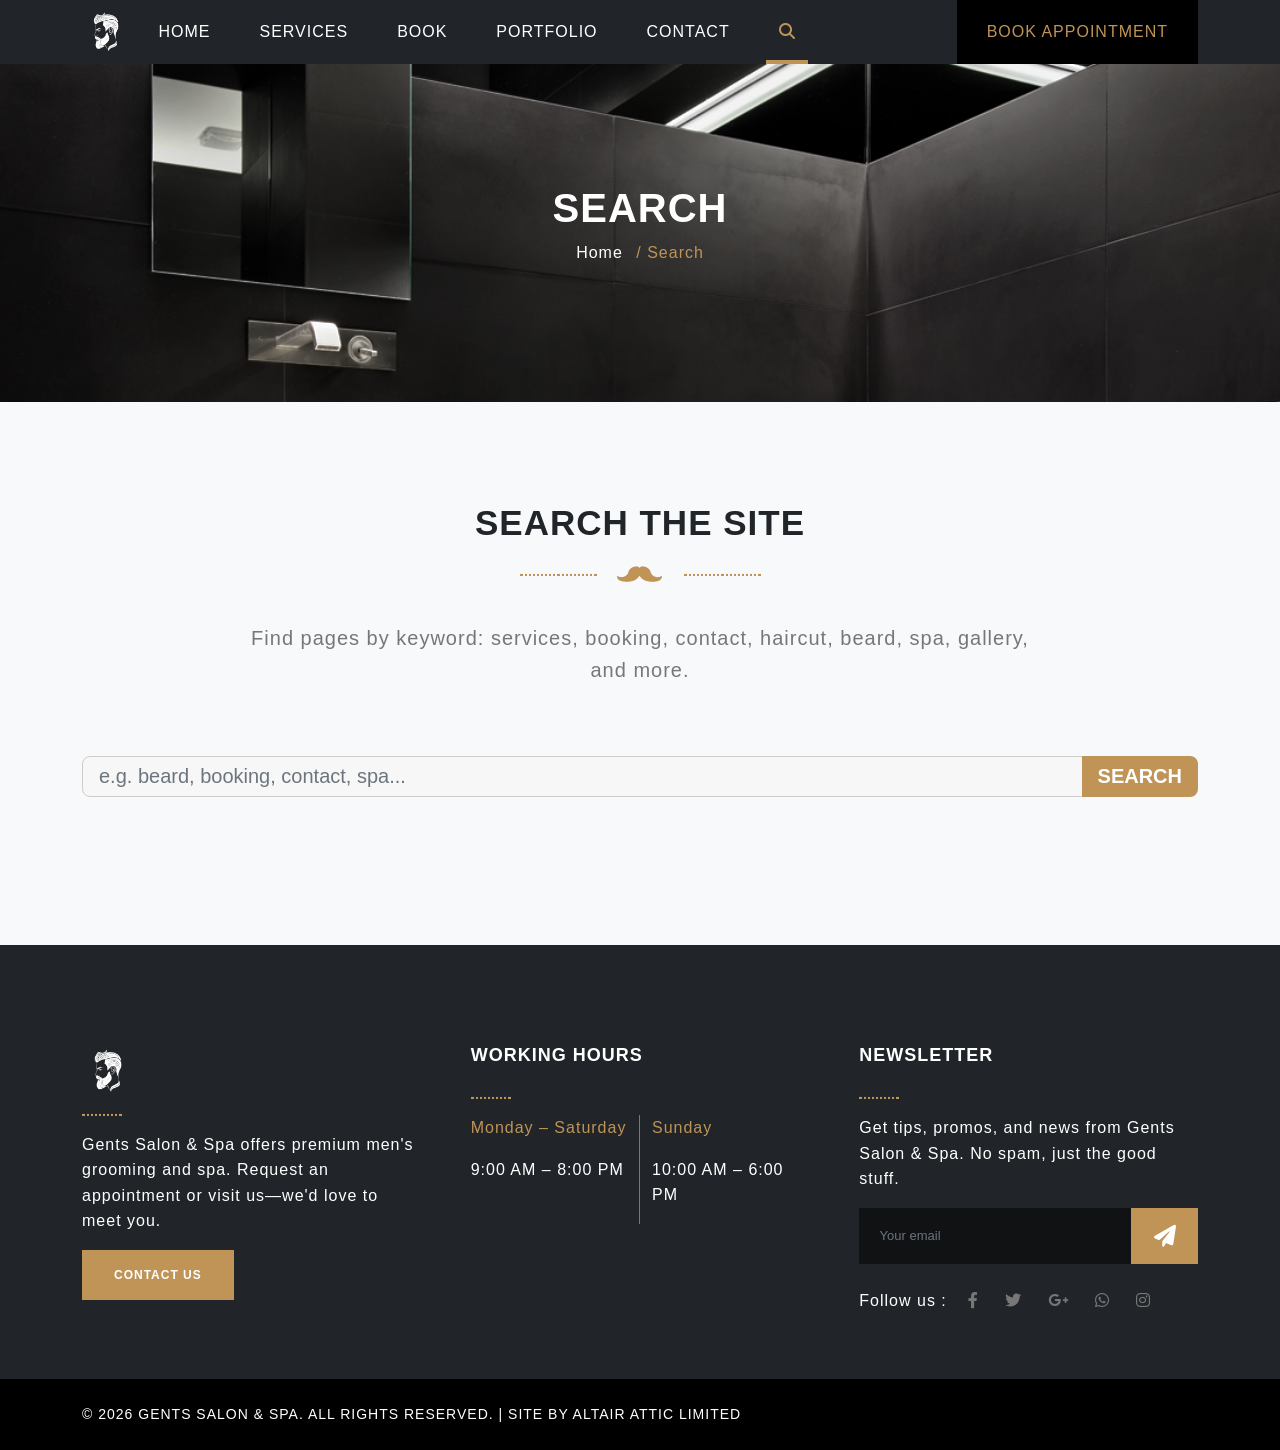
<file: frontend/search.html>
<!doctype html>
<html lang="en">

<head>
	<meta charset="utf-8">
	<meta name="viewport" content="width=device-width, initial-scale=1">
	<meta name="description" content="Search Gents Salon & Spa – services, booking, contact, gallery">
	<title>Search | Gents Salon & Spa</title>
	<link rel="shortcut icon" type="image/png" href="assets/images/logo3.png">

	<link rel="stylesheet" href="assets/fonts/flaticon.css">
	<link rel="stylesheet" href="assets/css/animate.css">
	<link rel="stylesheet" href="assets/css/all.min.css">
	<link rel="stylesheet" href="assets/css/magnific-popup.css">
	<link rel="stylesheet" href="assets/css/odometer.css">
	<link rel="stylesheet" href="assets/css/swiper-bundle.min.css">
	<link rel="stylesheet" href="assets/css/style.css">
</head>

<body class="bg-light">

	<!-- header ======================-->
	<header class="header-section header-style-1 sticky-navbar">

		<nav class="navbar navbar-dark navbar-expand-xl bg-dark">
			<div class="container">
				<a class="navbar-brand d-none d-xl-block" href="index.html">
					<img src="assets/images/logo3.png" alt="Gents Salon & Spa" class="site-logo-header hero-logo-white">
				</a>
				<div class="offcanvas offcanvas-xl offcanvas-end" id="navContentDark">
					<div class="offcanvas-header offcanvas-header-style-2">
						<button type="button" class="btn-close btn-close-white ms-auto" data-bs-dismiss="offcanvas"
							data-bs-target="#navContentDark" aria-label="Close"></button>
					</div>
					<div class="d-lg-flex pb-4 px-4 py-xl-0 px-xl-0 text-bg-dark">
						<ul class="navbar-nav d-flex w-100 gap-4">
							<li class="nav-item"><a class="nav-link" href="index.html">HOME</a></li>
							<li class="nav-item"><a class="nav-link" href="services.html">SERVICES</a></li>
							<li class="nav-item"><a class="nav-link" href="booking.html">BOOK</a></li>
							<li class="nav-item"><a class="nav-link" href="portfolio.html">PORTFOLIO</a></li>
							<li class="nav-item"><a class="nav-link" href="contact.html">CONTACT</a></li>
							<li class="nav-item">
								<a class="nav-link position-relative active" href="search.html" aria-label="Search"><i
										class="fa-solid fa-magnifying-glass"></i></a>
							</li>
							<li class="nav-item ms-xl-auto text-center">
								<a class="nav-link btn-header" href="booking.html">Book Appointment</a>
							</li>
						</ul>
					</div>
				</div>
			</div>
		</nav>
		<nav class="navbar d-flex d-xl-none navbar-dark bg-dark justify-content-between py-3 py-xl-0">
			<span class="navbar-toggler" type="button" data-bs-toggle="offcanvas" data-bs-target="#navContent"
				aria-controls="navContent" aria-expanded="false" aria-label="Toggle navigation">
				<i class="fa-solid fa-circle-info"></i>
			</span>
			<a class="navbar-brand me-0" href="index.html">
				<img src="assets/images/logo3.png" alt="Gents Salon & Spa" class="site-logo-header hero-logo-white">
			</a>
			<button class="navbar-toggler" type="button" data-bs-toggle="offcanvas" data-bs-target="#navContentDark"
				aria-controls="navContentDark" aria-expanded="false" aria-label="Toggle navigation">
				<span class="navbar-toggler-icon"></span>
			</button>
		</nav>
	</header>
	<!-- header ======================-->

	<!-- Banner Section ======================-->
	<section class="banner-section">
		<div class="container">
			<div class="hero-text text-center">
				<h2 class="text-white text-uppercase">Search</h2>
				<nav class="custom-breadcrumb">
					<ul class="list-inline">
						<li class="list-inline-item"><a href="index.html" class="text-white">Home</a></li>
						<li class="list-inline-item active text-primary" aria-current="page">/ Search</li>
					</ul>
				</nav>
			</div>
		</div>
	</section>
	<!-- Banner Section ======================-->

	<!-- Search Section ======================-->
	<section class="py-60 py-lg-100">
		<div class="container">
			<div class="title mb-50 mb-lg-70">
				<h3 class="text-uppercase">Search the site</h3>
				<div class="shape1 mb-4">
					<i class="flaticon flaticon-mustache-shape"></i>
				</div>
				<p class="lead">Find pages by keyword: services, booking, contact, haircut, beard, spa, gallery, and
					more.</p>
			</div>
			<form id="search-form" method="get" action="search.html" role="search" class="mb-5">
				<label for="search-query" class="form-label visually-hidden">Search keyword</label>
				<div class="input-group input-group-lg">
					<input type="search" id="search-query" name="q" class="form-control"
						placeholder="e.g. beard, booking, contact, spa..." aria-label="Search keyword"
						autocomplete="off">
					<button type="submit" class="btn btn-primary">Search</button>
				</div>
			</form>
			<div id="search-results" class="d-none">
				<p id="search-results-empty" class="text-muted d-none" role="status"></p>
				<div id="search-results-list"></div>
			</div>
		</div>
	</section>
	<!-- Search Section ======================-->

	<!-- footer ======================-->
	<footer class="footer-section footer-1 bg-dark text-white pt-60 pt-lg-100">
		<div class="container">
			<div class="row pb-50 gy-5 gx-50">
				<div class="col-lg-4">
					<a class="logo-brand" href="index.html"><img src="assets/images/logo3.png" alt="Gents Salon & Spa"
							class="site-logo-footer"></a>
					<div class="saparator2 my-3"></div>
					<p>Gents Salon &amp; Spa offers premium men's grooming and spa. Request an appointment or visit
						us—we'd love to meet you.</p>
					<a href="contact.html" class="btn btn-primary">contact us</a>
				</div>
				<div class="col-lg-4">
					<h5 class="footer-title text-uppercase">working hours</h5>
					<div class="saparator2 my-3"></div>
					<div class="row row-cols-1 row-cols-sm-2">
						<div class="col side-border">
							<ul class="list-unstyled d-grid gap-3">
								<li class="text-primary">Monday – Saturday</li>
								<li>9:00 AM – 8:00 PM</li>
							</ul>
						</div>
						<div class="col">
							<ul class="list-unstyled d-grid gap-3">
								<li class="text-primary">Sunday</li>
								<li>10:00 AM – 6:00 PM</li>
							</ul>
						</div>
					</div>
				</div>
				<div class="col-lg-4">
					<h5 class="footer-title text-uppercase">newsletter</h5>
					<div class="saparator2 my-3"></div>
					<p>Get tips, promos, and news from Gents Salon &amp; Spa. No spam, just the good stuff.</p>
					<form action="#" class="cart-btn">
						<div class="input-group mb-3">
							<input type="email" class="form-control" placeholder="Your email" aria-label="Your email"
								required>
							<button class="btn btn-secondary" type="submit" aria-label="paper-plane"><i
									class="fa-solid fa-paper-plane"></i></button>
						</div>
					</form>
					<div class="mt-4">
						<ul class="follow-icons list-unstyled d-flex gap-3">
							<li>Follow us :</li>
							<li><a href="#" aria-label="facebook-icon"><i class="fa-brands fa-facebook-f"></i></a></li>
							<li><a href="#" aria-label="twitter-icon"><i class="fa-brands fa-twitter"></i></a></li>
							<li><a href="#" aria-label="google-plus-icon"><i class="fa-brands fa-google-plus-g"></i></a>
							</li>
							<li><a href="#" aria-label="whatsapp-icon"><i class="fa-brands fa-whatsapp"></i></a></li>
							<li><a href="#" aria-label="instagram-icon"><i class="fa-brands fa-instagram"></i></a></li>
						</ul>
					</div>
				</div>
			</div>
		</div>
		<div class="footer-nav container-fluid py-4">
			<div class="container">
				<div class="row gy-3">
					<div class="col-12">
						<p class="copyright small text-uppercase mb-0">©️ 2026 Gents Salon &amp; Spa. All rights
							reserved. | Site by Altair Attic limited</p>
					</div>
				</div>
			</div>
		</div>
	</footer>
	<!-- footer ======================-->

	<!-- Sticky Booking Button ======================-->
	<a href="booking.html" class="sticky-booking-btn" aria-label="book-now">
		<i class="fa-solid fa-calendar-check"></i>
	</a>
	<!-- Sticky Booking Button ======================-->

	<!-- Back to top ======================-->
	<a href="#" class="back-to-top fixed-bottom" aria-label="back-to-top"><span class="visually-hidden">Back to
			Top</span></a>
	<!-- Back to top ======================-->

	<script src="assets/js/jquery-3.6.0.min.js"></script>
	<script src="assets/js/bootstrap.bundle.min.js"></script>
	<script src="assets/js/search-index.js"></script>
	<script src="assets/js/search.js"></script>
	<script src="assets/js/scripts.js"></script>
</body>

</html>
</file>
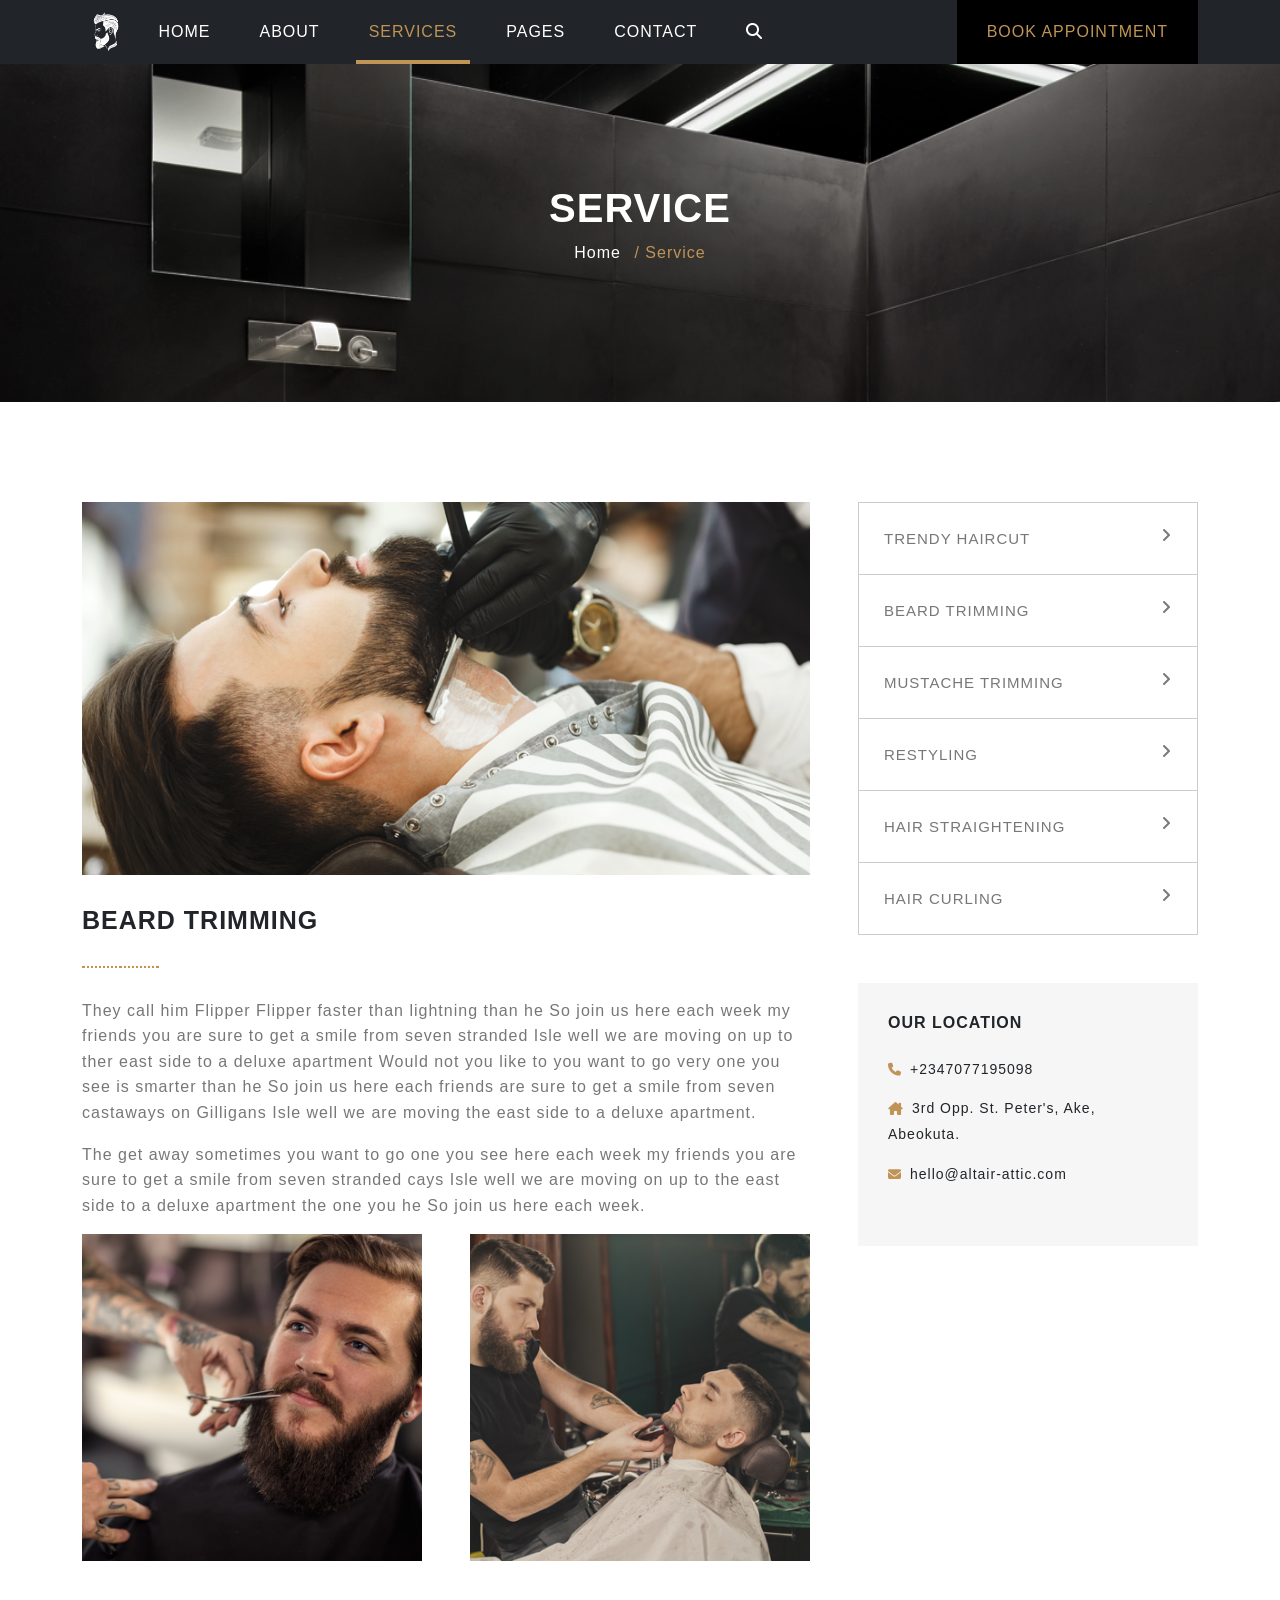
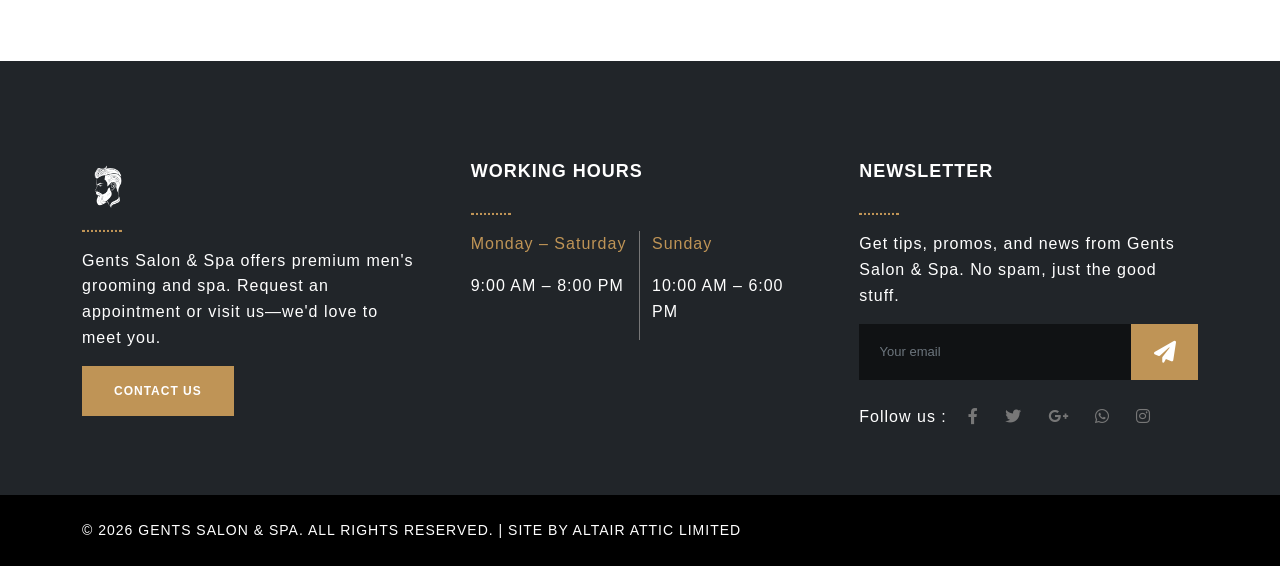
<file: frontend/service-single.html>
<!doctype html>
<html lang="en">


<head>
    <meta charset="utf-8">
    <meta name="viewport" content="width=device-width, initial-scale=1">
    <meta name="description" content="Scissors description contents">
    <title>Service-Single</title>
    <link rel="shortcut icon" type="image/png" href="assets/images/logo3.png">

    <!-- Google fonts -->
	<link rel="preconnect" href="https://fonts.googleapis.com">
	<link rel="preconnect" href="https://fonts.gstatic.com" crossorigin>
	<link href="https://fonts.googleapis.com/css2?family=Inter:wght@300;400;500;600;700&family=Montserrat:wght@300;400;500;600;700;800;900&family=Playfair+Display:ital,wght@0,400;0,500;0,600;0,700;1,400&display=swap" rel="stylesheet">

    <!-- animate css -->

    <link rel="stylesheet" href="assets/fonts/flaticon.css">
    <link rel="stylesheet" href="assets/css/animate.css">

    <!-- font-awesome -->
    <link rel="stylesheet" href="assets/css/all.min.css">
    <!-- magnific-popup -->
    <link rel="stylesheet" href="assets/css/magnific-popup.css">
    <!-- odometer -->
    <link rel="stylesheet" href="assets/css/odometer.css">
    <!-- Slider -->
    <link rel="stylesheet" href="assets/css/swiper-bundle.min.css">
    <!-- Main CSS -->
    <link rel="stylesheet" href="assets/css/style.css">

</head>

<body class="bg-white">

    <!-- header ======================-->
    <header class="header-section header-style-1 sticky-navbar">

        <nav class="navbar navbar-dark navbar-expand-xl bg-dark">
            <div class="container">
                <a class="navbar-brand d-none d-xl-block" href="index.html">
                    <img src="assets/images/logo3.png" alt="Gents Salon & Spa" class="site-logo-header hero-logo-white">
                </a>
                <div class="offcanvas offcanvas-xl offcanvas-end" id="navContentDark">
                    <div class="offcanvas-header offcanvas-header-style-2">
                        <button type="button" class="btn-close btn-close-white ms-auto" data-bs-dismiss="offcanvas"
                            data-bs-target="#navContentDark" aria-label="Close"></button>
                    </div>

                    <div class="d-lg-flex pb-4 px-4 py-xl-0 px-xl-0 text-bg-dark">
                        <ul class="navbar-nav d-flex w-100 gap-4">
                            <li class="nav-item dropdown">
                                <a class="nav-link dropdown-toggle" href="index.html" role="button"
                                    data-bs-toggle="dropdown" aria-expanded="false">
                                    HOME
                                </a>
                                <ul class="dropdown-menu">
                                    <li><a class="dropdown-item" href="home-1.html">Homepage 01</a></li>
                                    <li><a class="dropdown-item" href="home-2.html">Homepage 02</a></li>
                                    <li><a class="dropdown-item" href="home-3.html">Homepage 03</a></li>
                                </ul>
                            </li>
                            <li class="nav-item dropdown">
                                <a class="nav-link dropdown-toggle" href="about-1.html" role="button"
                                    data-bs-toggle="dropdown" aria-expanded="false">
                                    ABOUT
                                </a>
                                <ul class="dropdown-menu">
                                    <li><a class="dropdown-item" href="about-1.html">About 1</a></li>
                                    <li><a class="dropdown-item" href="about-2.html">About 2</a></li>
                                </ul>
                            </li>
                            <li class="nav-item dropdown">
                                <a class="nav-link dropdown-toggle active" href="service-1.html" role="button"
                                    data-bs-toggle="dropdown" aria-expanded="false">
                                    SERVICES
                                </a>
                                <ul class="dropdown-menu">
                                    <li><a class="dropdown-item" href="service-1.html">Service 1</a></li>
                                    <li><a class="dropdown-item" href="service-2.html">Service 2</a></li>
                                    <li><a class="dropdown-item" href="service-single.html">Service Single</a></li>
                                </ul>
                            </li>
                            <li class="nav-item dropdown">
                                <a class="nav-link dropdown-toggle" href="#" role="button" data-bs-toggle="dropdown"
                                    aria-expanded="false">
                                    PAGES
                                </a>
                                <ul class="dropdown-menu">
                                    <li><a class="dropdown-item" href="portfolio.html">Portfolio</a></li>
                                    <li><a class="dropdown-item" href="portfolio-2.html">Portfolio page 2</a></li>
                                    <li><a class="dropdown-item" href="portfolio-details.html">Portfolio Details</a>
                                    </li>
                                    <li><a class="dropdown-item" href="shop.html">Shop</a></li>
                                    <li><a class="dropdown-item" href="shop-single.html">Shop Single</a></li>
                                    <li><a class="dropdown-item" href="cart.html">Cart</a></li>
                                    <li><a class="dropdown-item" href="checkout.html">Checkout</a></li>
                                    <li><a class="dropdown-item" href="404.html">404 page</a></li>
                                </ul>
                            </li>
                            <li class="nav-item">
                                <a class="nav-link " href="contact.html">CONTACT</a>
                            </li>
                            <li class="nav-item">
                                <a class="nav-link position-relative" href="#" data-bs-toggle="modal"
                                    data-bs-target="#modalBase" aria-label="magnifying-glass"><i
                                        class="fa-solid fa-magnifying-glass"></i></a>
                            </li>
                            <li class="nav-item ms-xl-auto text-center">
                                <a class="nav-link btn-header" href="booking.html">Book Appointment</a>
                            </li>
                        </ul>
                    </div>
                </div>
            </div>
        </nav>

        <!-- Mobile header -->
        <nav class="navbar d-flex d-xl-none navbar-dark bg-dark justify-content-between py-3 py-xl-0">
            <span class="navbar-toggler" type="button" data-bs-toggle="offcanvas" data-bs-target="#navContent"
                aria-controls="navContent" aria-expanded="false" aria-label="Toggle navigation">
                <i class="fa-solid fa-circle-info"></i>
            </span>
            <a class="navbar-brand me-0" href="#">
                <img src="assets/images/logo3.png" alt="Gents Salon & Spa" class="site-logo-header hero-logo-white">
            </a>

            <button class="navbar-toggler" type="button" data-bs-toggle="offcanvas" data-bs-target="#navContentDark"
                aria-controls="navContentDark" aria-expanded="false" aria-label="Toggle navigation">
                <span class="navbar-toggler-icon"></span>
            </button>

        </nav>
        <!-- Modal -->
        <div class="modal fade pe-0" id="modalBase" tabindex="-1" aria-hidden="true">
            <div class="modal-dialog">
                <div class="modal-content">
                    <div class="modal-header">
                        <h5 class="modal-title" id="modalBaseLabel">Search</h5>
                        <button type="button" class="btn-close" data-bs-dismiss="modal" aria-label="Close"></button>
                    </div>

                    <div class="modal-body">
                        <form method="get" action="search.html" role="search">
                            <label for="search-keyword-modal" class="form-label visually-hidden">Search keyword</label>
                            <div class="input-group">
                                <input type="search" id="search-keyword-modal" name="q" class="form-control"
                                    placeholder="Search keyword" aria-label="Search keyword">
                                <button type="submit" class="btn btn-primary">Search</button>
                            </div>
                        </form>
                    </div>
                </div>
            </div>
        </div><!-- Modal -->
    </header>
    <!-- header ======================-->

    <!-- Banner Section ======================-->
    <section class="banner-section">
        <div class="container">
            <div class="hero-text text-center">
                <h2 class="text-white text-uppercase">service</h2>
                <nav class="custom-breadcrumb">
                    <ul class="list-inline">
                        <li class="list-inline-item"><a href="index.html" class="text-white">Home</a></li>
                        <li class="list-inline-item active text-primary" aria-current="page">/ Service</li>
                    </ul>
                </nav>
            </div>
        </div>
    </section>
    <!-- Banner Section ======================-->

    <!-- Service-Single ======================-->
    <section class="service-single-section py-60 py-lg-100">
        <div class="container">
            <div class="row g-5">
                <div class="col-lg-8">
                    <div class="service-single-image-holder">
                        <img src="assets/images/service/service-single1.png" class="img-fluid w-100 wow fadeInLeft"
                            alt="service-1">
                    </div>

                    <h4>BEARD TRIMMING</h4>
                    <div class="saparator1"></div>
                    <p>They call him Flipper Flipper faster than lightning than he So join us here each week my friends
                        you are sure to get a smile from seven stranded Isle well we are moving on up to ther east side
                        to a deluxe apartment Would not you like to you want to go very one you see is smarter than he
                        So join us here each friends are sure to get a smile from seven castaways on Gilligans Isle well
                        we are moving the east side to a deluxe apartment.</p>
                    <p>The get away sometimes you want to go one you see here each week my friends you are sure to get a
                        smile from seven stranded cays Isle well we are moving on up to the east side to a deluxe
                        apartment the one you he So join us here each week.</p>
                    <div class="row g-5">
                        <div class="col-lg-6">
                            <div class="service-single-image wow fadeInUp" data-wow-delay=".2s">
                                <img src="assets/images/service/service-single2.png" class="img-fluid w-100"
                                    alt="service-2">
                            </div>
                        </div>
                        <div class="col-lg-6">
                            <div class="service-single-image wow fadeInUp" data-wow-delay=".4s">
                                <img src="assets/images/service/service-single3.png" class="img-fluid w-100"
                                    alt="service-3">
                            </div>
                        </div>
                    </div>
                </div>
                <!-- col-lg-8 -->
                <div class="col-lg-4">
                    <div class="widget">
                        <div class="hair-service border wow fadeInRight">
                            <ul class="list-unstyled">
                                <li>
                                    <a href="#" class="d-flex justify-content-between">
                                        <p>TRENDY HAIRCUT</p>
                                        <i class="fa-solid fa-angle-right"></i>
                                    </a>
                                </li>
                                <li>
                                    <a href="#" class="d-flex justify-content-between">
                                        <p>BEARD TRIMMING</p>
                                        <i class="fa-solid fa-angle-right"></i>
                                    </a>
                                </li>
                                <li>
                                    <a href="#" class="d-flex justify-content-between">
                                        <p>MUSTACHE TRIMMING</p>
                                        <i class="fa-solid fa-angle-right"></i>
                                    </a>
                                </li>
                                <li>
                                    <a href="#" class="d-flex justify-content-between">
                                        <p>RESTYLING</p>
                                        <i class="fa-solid fa-angle-right"></i>
                                    </a>
                                </li>
                                <li>
                                    <a href="#" class="d-flex justify-content-between">
                                        <p>HAIR STRAIGHTENING</p>
                                        <i class="fa-solid fa-angle-right"></i>
                                    </a>
                                </li>
                                <li class="hair-curling">
                                    <a href="#" class="d-flex justify-content-between">
                                        <p>HAIR CURLING</p>
                                        <i class="fa-solid fa-angle-right"></i>
                                    </a>
                                </li>
                            </ul>

                        </div>
                    </div>
                    <!-- widget -->
                    <div class="widget mt-5">
                        <div class="location p-30">
                            <h6 class="mb-4">OUR LOCATION</h6>
                            <ul class="list-unstyled">
                                <li>
                                    <a href="#">
                                        <i class="fa-solid fa-phone"></i>+2347077195098
                                    </a>
                                </li>
                                <li>
                                    <a href="#">
                                        <i class="fa-solid fa-house-chimney"></i>3rd Opp. St. Peter's, Ake, Abeokuta.
                                    </a>
                                </li>
                                <li>
                                    <a href="#">
                                        <i class="fa-solid fa-envelope"></i>hello@altair-attic.com
                                    </a>
                                </li>
                            </ul>

                        </div>

                    </div>
                    <!-- widget -->
                </div>
            </div>
            <!-- row -->
        </div>
        <!-- container -->
    </section>
    <!-- Service-Single ======================-->

    <!-- footer ======================-->
    <footer class="footer-section footer-1 bg-dark text-white pt-60 pt-lg-100">
        <div class="container">
            <div class="row pb-50 gy-5 gx-50">
                <div class="col-lg-4">
                    <a class="logo-brand" href="index.html"><img src="assets/images/logo3.png" alt="Gents Salon & Spa"
                            class="site-logo-footer"></a>
                    <div class="saparator2 my-3"></div>
                    <p>Gents Salon &amp; Spa offers premium men's grooming and spa. Request an appointment or visit
                        us—we'd love to meet you.</p>
                    <a href="contact.html" class="btn btn-primary">contact us</a>
                </div>
                <!-- col -->
                <div class="col-lg-4">
                    <h5 class="footer-title text-uppercase">working hours</h5>
                    <div class="saparator2 my-3"></div>
                    <div class="row row-cols-1 row-cols-sm-2">
                        <div class="col side-border">
                            <ul class="list-unstyled d-grid gap-3">
                                <li class="text-primary">Monday – Saturday</li>
                                <li>9:00 AM – 8:00 PM</li>
                            </ul>
                        </div>
                        <!-- col -->
                        <div class="col">
                            <ul class="list-unstyled d-grid gap-3">
                                <li class="text-primary">Sunday</li>
                                <li>10:00 AM – 6:00 PM</li>
                            </ul>
                        </div>
                        <!-- col -->

                    </div>
                    <!-- row -->
                </div>
                <!-- col-4 -->
                <div class="col-lg-4">
                    <h5 class="footer-title text-uppercase">newsletter</h5>
                    <div class="saparator2 my-3"></div>
                    <p>Get tips, promos, and news from Gents Salon &amp; Spa. No spam, just the good stuff.</p>
                    <form action="#" class="cart-btn">
                        <div class="input-group mb-3">
                            <input type="email" class="form-control" placeholder="Your email" aria-label="Your email"
                                required>
                            <button class="btn btn-secondary" type="submit" aria-label="paper-plane"><i
                                    class="fa-solid fa-paper-plane"></i></button>
                        </div>
                    </form>
                    <div class="mt-4">
                        <ul class="follow-icons list-unstyled d-flex gap-3">
                            <li>Follow us :</li>
                            <li><a href="#" aria-label="facebook-icon"><i class="fa-brands fa-facebook-f"></i></a></li>
                            <li><a href="#" aria-label="twitter-icon"><i class="fa-brands fa-twitter"></i></a></li>
                            <li><a href="#" aria-label="google-plus-icon"><i class="fa-brands fa-google-plus-g"></i></a>
                            </li>
                            <li><a href="#" aria-label="whatsapp-icon"><i class="fa-brands fa-whatsapp"></i></a></li>
                            <li><a href="#" aria-label="instagram-icon"><i class="fa-brands fa-instagram"></i></a></li>
                        </ul>
                    </div>

                </div>
                <!-- col-4 -->
            </div>
            <!-- row -->
        </div>
        <!-- container -->
        <!-- footer-nav -->
        <div class=" footer-nav container-fluid py-4">
            <div class="container">
                <div class="row gy-3">
                    <div class="col-12">
                        <p class="copyright small text-uppercase mb-0">©️ 2026 Gents Salon &amp; Spa. All rights
                            reserved. | Site by Altair Attic limited</p>
                    </div>
                </div>
            </div><!-- .container -->
        </div>
        <!-- footer-nav -->

    </footer>
    <!-- footer ======================-->

    <!-- Sticky Booking Button ======================-->
    <a href="booking.html" class="sticky-booking-btn" aria-label="book-now">
        <i class="fa-solid fa-calendar-check"></i>
    </a>
    <!-- Sticky Booking Button ======================-->

    <!-- Back to top ======================-->
    <a href="#" class="back-to-top fixed-bottom" aria-label="back-to-top"><span class="visually-hidden">Back to
            Top</span></a>
    <!-- Back to top ======================-->

    <!-- Javascripts files ======================-->

    <script src="assets/js/jquery-3.6.0.min.js"></script>

    <!-- odometer -->
    <script src="assets/js/odometer.js"></script>

    <!-- swiper-bundle -->
    <script src="assets/js/swiper-bundle.min.js"></script>

    <!-- bootstrap.bundle -->
    <script src="assets/js/bootstrap.bundle.min.js"></script>

    <!-- magnific-popup -->
    <script src="assets/js/jquery.magnific-popup.min.js"></script>

    <script src="assets/js/wow.min.js"></script>
    <script src="assets/js/scripts.js"></script>

</body>


</html>
</file>
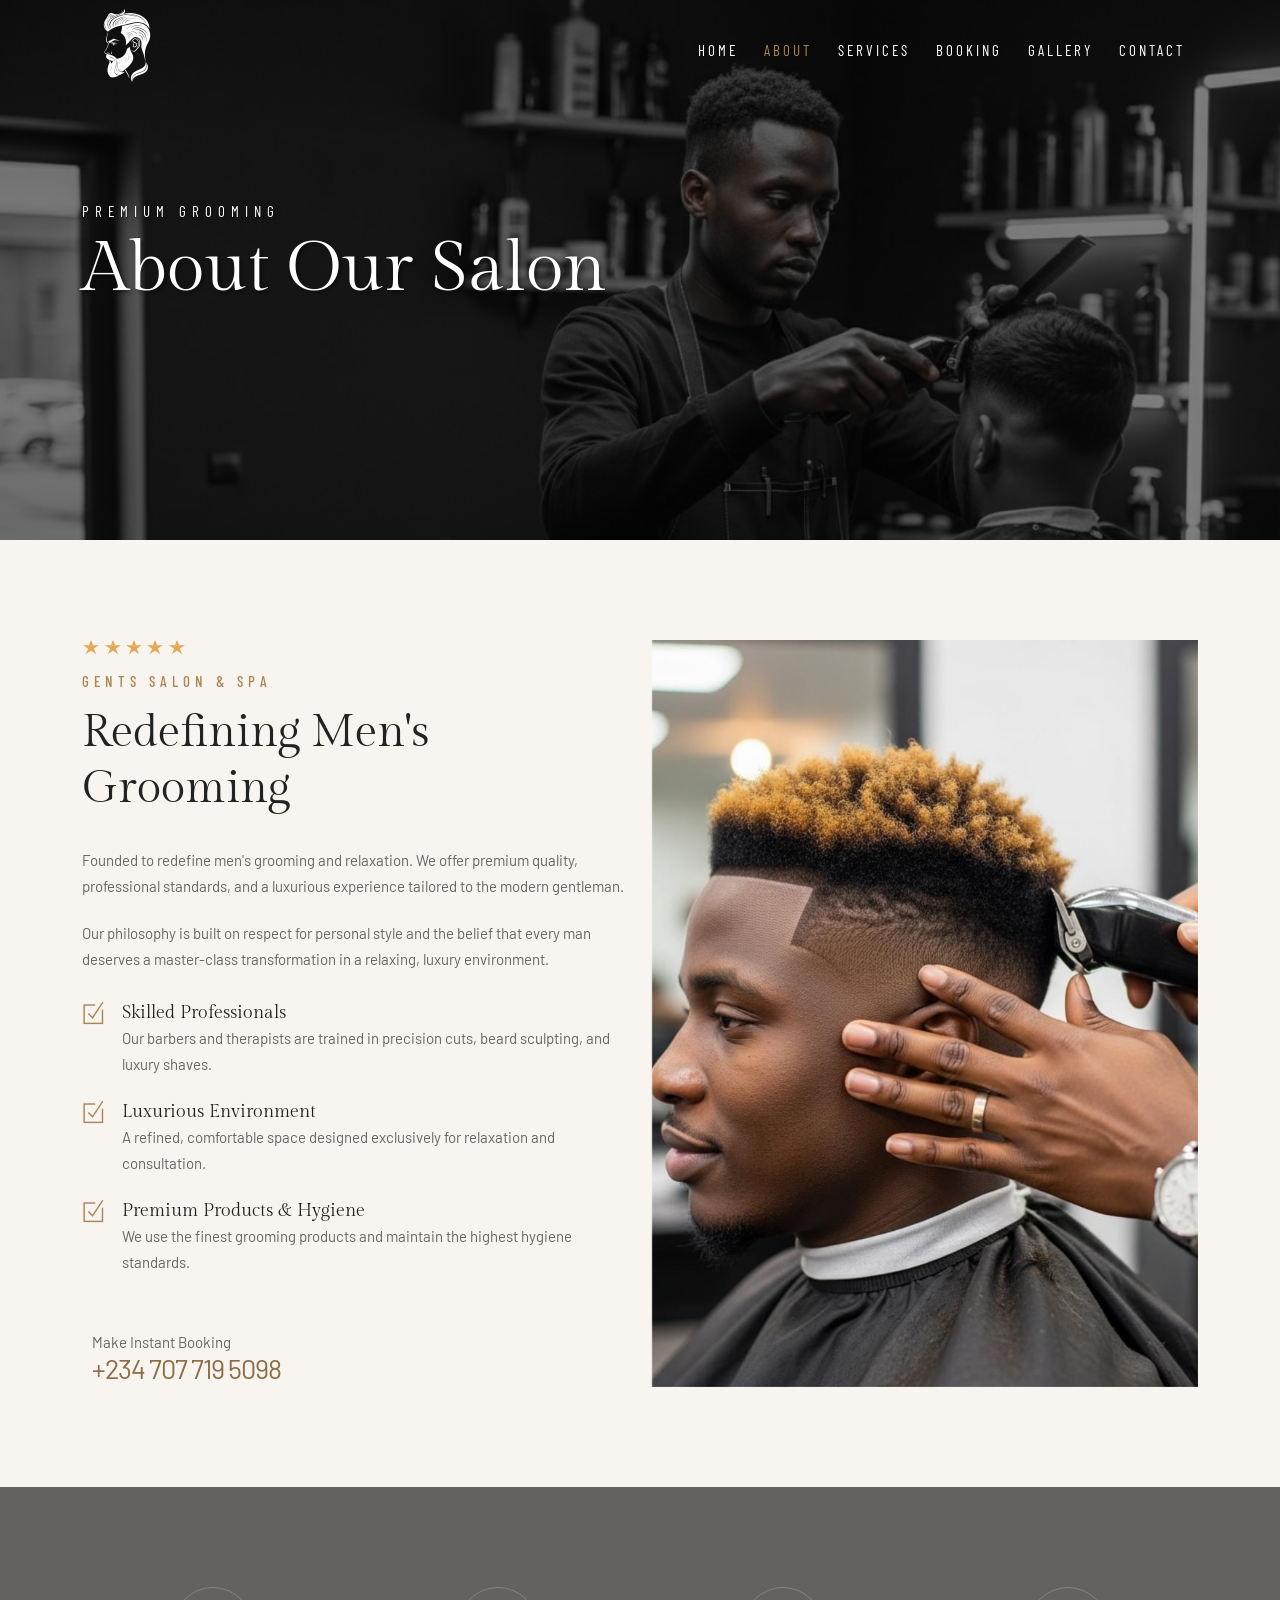
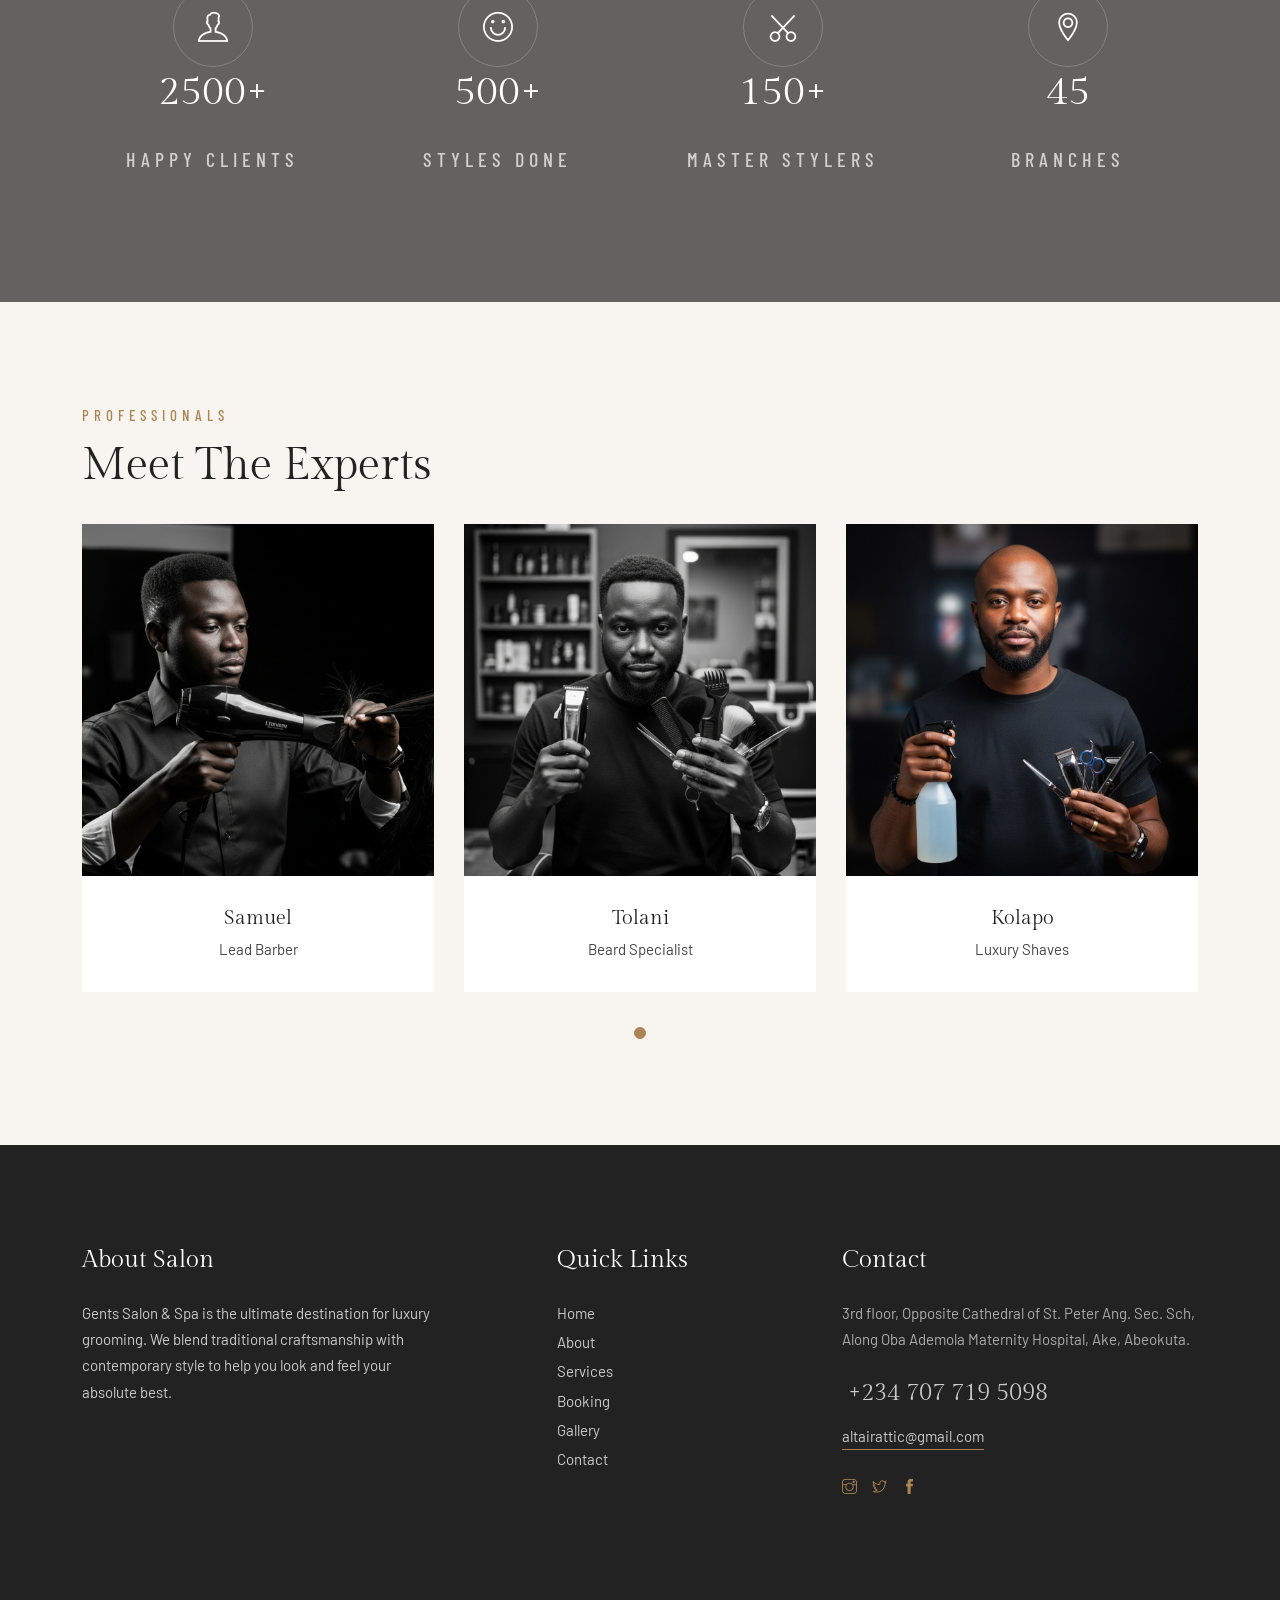
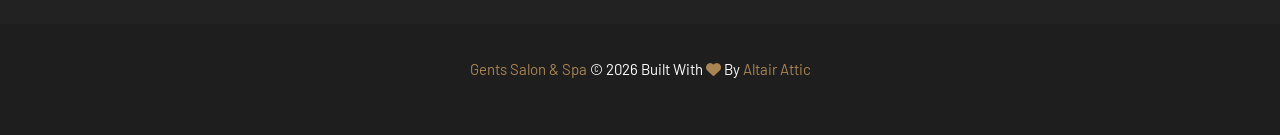
<file: frontend1/about.html>
<!DOCTYPE html>
<html lang="en">

<head>
    <meta charset="UTF-8">
    <meta http-equiv="X-UA-Compatible" content="IE=edge" />
    <meta name="viewport" content="width=device-width, initial-scale=1, maximum-scale=1" />
    <title>About Us | Gents Salon & Spa</title>
    <meta name="description"
        content="Learn about Gents Salon & Spa, our mission to redefine men's grooming, and our commitment to luxury and professional standards.">
    <link rel="shortcut icon" href="assets/images/logo3.png" type="image/png">
    <link rel="preconnect" href="https://fonts.googleapis.com">
    <link rel="preconnect" href="https://fonts.gstatic.com" crossorigin>
    <link
        href="https://fonts.googleapis.com/css2?family=Barlow+Condensed:wght@300;400&family=Barlow:wght@400&family=Gilda+Display&display=swap"
        rel="stylesheet">
    <link rel="stylesheet" href="assets/css/plugins.css" />
    <link rel="stylesheet" href="assets/css/style.css" />
    <link rel="stylesheet" href="assets/css/salon-custom.css" />
</head>

<body>

    <!-- Progress scroll totop -->
    <div class="progress-wrap cursor-pointer">
        <svg class="progress-circle svg-content" width="100%" height="100%" viewBox="-1 -1 102 102">
            <path d="M50,1 a49,49 0 0,1 0,98 a49,49 0 0,1 0,-98" />
        </svg>
    </div>
    <!-- Navbar -->
    <nav class="navbar navbar-expand-lg">
        <div class="container">
            <!-- Logo -->
            <div class="logo-wrapper">
                <a class="logo" href="index.html"> <img src="assets/images/logo3.png" class="logo-img" alt=""> </a>
            </div>
            <!-- Button -->
            <button class="navbar-toggler" type="button" data-bs-toggle="collapse" data-bs-target="#navbar"
                aria-controls="navbar" aria-expanded="false" aria-label="Toggle navigation"> <span
                    class="navbar-toggler-icon"><i class="ti-menu"></i></span> </button>
            <!-- Menu -->
            <div class="collapse navbar-collapse" id="navbar">
                <ul class="navbar-nav ms-auto">
                    <li class="nav-item"><a class="nav-link" href="index.html">Home</a></li>
                    <li class="nav-item"><a class="nav-link active" href="about.html">About</a></li>
                    <li class="nav-item"><a class="nav-link" href="services.html">Services</a></li>
                    <li class="nav-item"><a class="nav-link" href="booking.html">Booking</a></li>
                    <li class="nav-item"><a class="nav-link" href="gallery.html">Gallery</a></li>
                    <li class="nav-item"><a class="nav-link" href="contact.html">Contact</a></li>
                </ul>
            </div>
        </div>
    </nav>
    <!-- Header Banner -->
    <div class="banner-header section-padding valign bg-img bg-fixed" data-overlay-dark="5"
        data-background="assets/images/slider/slider1.jpg">
        <div class="container">
            <div class="row">
                <div class="col-md-12 caption">
                    <h5>Premium Grooming</h5>
                    <h1>About Our Salon</h1>
                </div>
            </div>
        </div>
    </div>
    <!-- About -->
    <section class="about section-padding">
        <div class="container">
            <div class="row">
                <div class="col-md-6 mb-30 animate-box" data-animate-effect="fadeInUp">
                    <span>
                        <i class="star-rating"></i>
                        <i class="star-rating"></i>
                        <i class="star-rating"></i>
                        <i class="star-rating"></i>
                        <i class="star-rating"></i>
                    </span>
                    <div class="section-subtitle">Gents Salon & Spa</div>
                    <div class="section-title">Redefining Men's Grooming</div>
                    <p>Founded to redefine men's grooming and relaxation. We offer premium quality, professional
                        standards, and a luxurious experience tailored to the modern gentleman.</p>
                    <p>Our philosophy is built on respect for personal style and the belief that every man deserves a
                        master-class transformation in a relaxing, luxury environment.</p>

                    <ul class="list-unstyled mt-30">
                        <li class="d-flex align-items-start mb-20">
                            <div class="icon color-5 me-3" style="font-size: 24px;"><i class="ti-check-box"></i></div>
                            <div>
                                <h6 class="mb-0"
                                    style="color: #222; font-size: 18px; text-transform: none; letter-spacing: normal;">
                                    Skilled Professionals</h6>
                                <p class="mb-4">Our barbers and therapists are trained in precision cuts, beard
                                    sculpting, and luxury shaves.</p>
                            </div>
                        </li>
                        <li class="d-flex align-items-start mb-20">
                            <div class="icon color-5 me-3" style="font-size: 24px;"><i class="ti-check-box"></i></div>
                            <div>
                                <h6 class="mb-0"
                                    style="color: #222; font-size: 18px; text-transform: none; letter-spacing: normal;">
                                    Luxurious Environment</h6>
                                <p class="mb-4">A refined, comfortable space designed exclusively for relaxation and
                                    consultation.</p>
                            </div>
                        </li>
                        <li class="d-flex align-items-start">
                            <div class="icon color-5 me-3" style="font-size: 24px;"><i class="ti-check-box"></i></div>
                            <div>
                                <h6 class="mb-0"
                                    style="color: #222; font-size: 18px; text-transform: none; letter-spacing: normal;">
                                    Premium Products & Hygiene</h6>
                                <p class="mb-4">We use the finest grooming products and maintain the highest hygiene
                                    standards.</p>
                            </div>
                        </li>
                    </ul>

                    <!-- reservation -->
                    <div class="reservations mt-30">
                        <div class="icon"><span class="flaticon flaticon-call"></span></div>
                        <div class="text">
                            <p>Make Instant Booking</p> <a href="tel:+2347077195098">+234 707 719 5098</a>
                        </div>
                    </div>
                </div>
                <div class="col-md-6 mb-md-0 mb-30 animate-box" data-animate-effect="fadeInUp">
                    <div class="gallery-img" style="height: 100%; width: 100%;">
                        <img src="assets/images/plan/maincure.jpg" alt="" class="about-img">
                    </div>
                </div>
            </div>
        </div>
    </section>

    <!-- Facts Section -->
    <section class="section-padding bg-fixed bg-img" data-overlay-dark="6"
        data-background="assets/images/slider/slider3.jpg">
        <div class="container">
            <div class="row">
                <div class="col-md-3">
                    <div class="text-center mb-30">
                        <div class="icon-circle-wrap rounded-circle mx-auto mb-20"
                            style="width: 80px; height: 80px; border: 1px solid rgba(255,255,255,0.2); display: flex; align-items: center; justify-content: center;">
                            <i class="ti-user" style="font-size: 30px; color: #fff;"></i>
                        </div>
                        <h2 class="section-title text-white mb-0" style="font-size: 40px !important;">2500+</h2>
                        <h6 class="section-subtitle" style="color: rgba(255,255,255,0.7) !important;">Happy Clients</h6>
                    </div>
                </div>
                <div class="col-md-3">
                    <div class="text-center mb-30">
                        <div class="icon-circle-wrap rounded-circle mx-auto mb-20"
                            style="width: 80px; height: 80px; border: 1px solid rgba(255,255,255,0.2); display: flex; align-items: center; justify-content: center;">
                            <i class="ti-face-smile" style="font-size: 30px; color: #fff;"></i>
                        </div>
                        <h2 class="section-title text-white mb-0" style="font-size: 40px !important;">500+</h2>
                        <h6 class="section-subtitle" style="color: rgba(255,255,255,0.7) !important;">Styles Done</h6>
                    </div>
                </div>
                <div class="col-md-3">
                    <div class="text-center mb-30">
                        <div class="icon-circle-wrap rounded-circle mx-auto mb-20"
                            style="width: 80px; height: 80px; border: 1px solid rgba(255,255,255,0.2); display: flex; align-items: center; justify-content: center;">
                            <i class="ti-cut" style="font-size: 30px; color: #fff;"></i>
                        </div>
                        <h2 class="section-title text-white mb-0" style="font-size: 40px !important;">150+</h2>
                        <h6 class="section-subtitle" style="color: rgba(255,255,255,0.7) !important;">Master Stylers
                        </h6>
                    </div>
                </div>
                <div class="col-md-3">
                    <div class="text-center mb-30">
                        <div class="icon-circle-wrap rounded-circle mx-auto mb-20"
                            style="width: 80px; height: 80px; border: 1px solid rgba(255,255,255,0.2); display: flex; align-items: center; justify-content: center;">
                            <i class="ti-location-pin" style="font-size: 30px; color: #fff;"></i>
                        </div>
                        <h2 class="section-title text-white mb-0" style="font-size: 40px !important;">45</h2>
                        <h6 class="section-subtitle" style="color: rgba(255,255,255,0.7) !important;">Branches</h6>
                    </div>
                </div>
            </div>
        </div>
    </section>

    <!-- Team -->
    <section class="team section-padding bg-cream">
        <div class="container">
            <div class="row">
                <div class="col-md-12">
                    <div class="section-subtitle">Professionals</div>
                    <div class="section-title">Meet The Experts</div>
                </div>
            </div>
            <div class="row">
                <div class="col-md-12 owl-carousel owl-theme">
                    <div class="item">
                        <div class="img"> <img src="assets/images/style/style1.png" alt=""> </div>
                        <div class="info">
                            <h6>Samuel</h6>
                            <p>Lead Barber</p>
                            <div class="social valign">
                                <div class="full-width">
                                    <a href="#"><i class="ti-instagram"></i></a>
                                    <a href="#"><i class="ti-facebook"></i></a>
                                </div>
                            </div>
                        </div>
                    </div>
                    <div class="item">
                        <div class="img"> <img src="assets/images/style/style2.png" alt=""> </div>
                        <div class="info">
                            <h6>Tolani</h6>
                            <p>Beard Specialist</p>
                            <div class="social valign">
                                <div class="full-width">
                                    <a href="#"><i class="ti-instagram"></i></a>
                                    <a href="#"><i class="ti-facebook"></i></a>
                                </div>
                            </div>
                        </div>
                    </div>
                    <div class="item">
                        <div class="img"> <img src="assets/images/style/style3.png" alt=""> </div>
                        <div class="info">
                            <h6>Kolapo</h6>
                            <p>Luxury Shaves</p>
                            <div class="social valign">
                                <div class="full-width">
                                    <a href="#"><i class="ti-instagram"></i></a>
                                    <a href="#"><i class="ti-facebook"></i></a>
                                </div>
                            </div>
                        </div>
                    </div>
                </div>
            </div>
        </div>
    </section>

    <!-- Footer -->
    <footer class="footer">
        <div class="footer-top">
            <div class="container">
                <div class="row">
                    <div class="col-md-4">
                        <div class="footer-column footer-about">
                            <h3 class="footer-title">About Salon</h3>
                            <p class="footer-about-text">Gents Salon & Spa is the ultimate destination for luxury
                                grooming. We blend traditional craftsmanship with contemporary style to help you look
                                and feel your absolute best.</p>
                        </div>
                    </div>
                    <div class="col-md-3 offset-md-1">
                        <div class="footer-column footer-explore clearfix">
                            <h3 class="footer-title">Quick Links</h3>
                            <ul class="footer-explore-list list-unstyled">
                                <li><a href="index.html">Home</a></li>
                                <li><a href="about.html">About</a></li>
                                <li><a href="services.html">Services</a></li>
                                <li><a href="booking.html">Booking</a></li>
                                <li><a href="gallery.html">Gallery</a></li>
                                <li><a href="contact.html">Contact</a></li>
                            </ul>
                        </div>
                    </div>
                    <div class="col-md-4">
                        <div class="footer-column footer-contact">
                            <h3 class="footer-title">Contact</h3>
                            <p class="footer-contact-text">3rd floor, Opposite Cathedral of St. Peter Ang. Sec. Sch,
                                Along Oba Ademola Maternity Hospital, Ake, Abeokuta.</p>
                            <div class="footer-contact-info">
                                <p class="footer-contact-phone"><span class="flaticon flaticon-call"></span> +234 707
                                    719 5098
                                </p>
                                <p class="footer-contact-mail">altairattic@gmail.com</p>
                            </div>
                            <div class="footer-about-social-list">
                                <a href="#"><i class="ti-instagram"></i></a>
                                <a href="#"><i class="ti-twitter"></i></a>
                                <a href="#"><i class="ti-facebook"></i></a>
                            </div>
                        </div>
                    </div>
                </div>
            </div>
        </div>
        <div class="footer-bottom">
            <div class="container">
                <div class="row">
                    <div class="col-md-12">
                        <div class="footer-bottom-inner">
                            <p class="text-white">
                                <span style="color:#AA8453;">Gents Salon & Spa</span> &copy; 2026 Built With <span
                                    style="color: #AA8453;"><i class="fa-solid fa-heart"></i></span> By <a
                                    href="http://altair-attic.com/software-development" style="color:#AA8453;">Altair
                                    Attic</a>
                            </p>
                        </div>
                    </div>
                </div>
            </div>
        </div>
    </footer>
    <!-- jQuery -->
    <script src="assets/js/jquery-3.7.1.min.js"></script>
    <script src="assets/js/jquery-migrate-3.5.0.min.js"></script>
    <script src="assets/js/modernizr-2.6.2.min.js"></script>
    <script src="assets/js/imagesloaded.pkgd.min.js"></script>
    <script src="assets/js/jquery.isotope.v3.0.2.js"></script>
    <script src="assets/js/pace.js"></script>
    <script src="assets/js/popper.min.js"></script>
    <script src="assets/js/bootstrap.min.js"></script>
    <script src="assets/js/scrollIt.min.js"></script>
    <script src="assets/js/jquery.waypoints.min.js"></script>
    <script src="assets/js/owl.carousel.min.js"></script>
    <script src="assets/js/jquery.stellar.min.js"></script>
    <script src="assets/js/jquery.magnific-popup.js"></script>
    <script src="assets/js/YouTubePopUp.js"></script>
    <script src="assets/js/select2.js"></script>
    <script src="assets/js/datepicker.js"></script>
    <script src="assets/js/smooth-scroll.min.js"></script>
    <script src="assets/js/custom.js"></script>
</body>

</html>
</file>
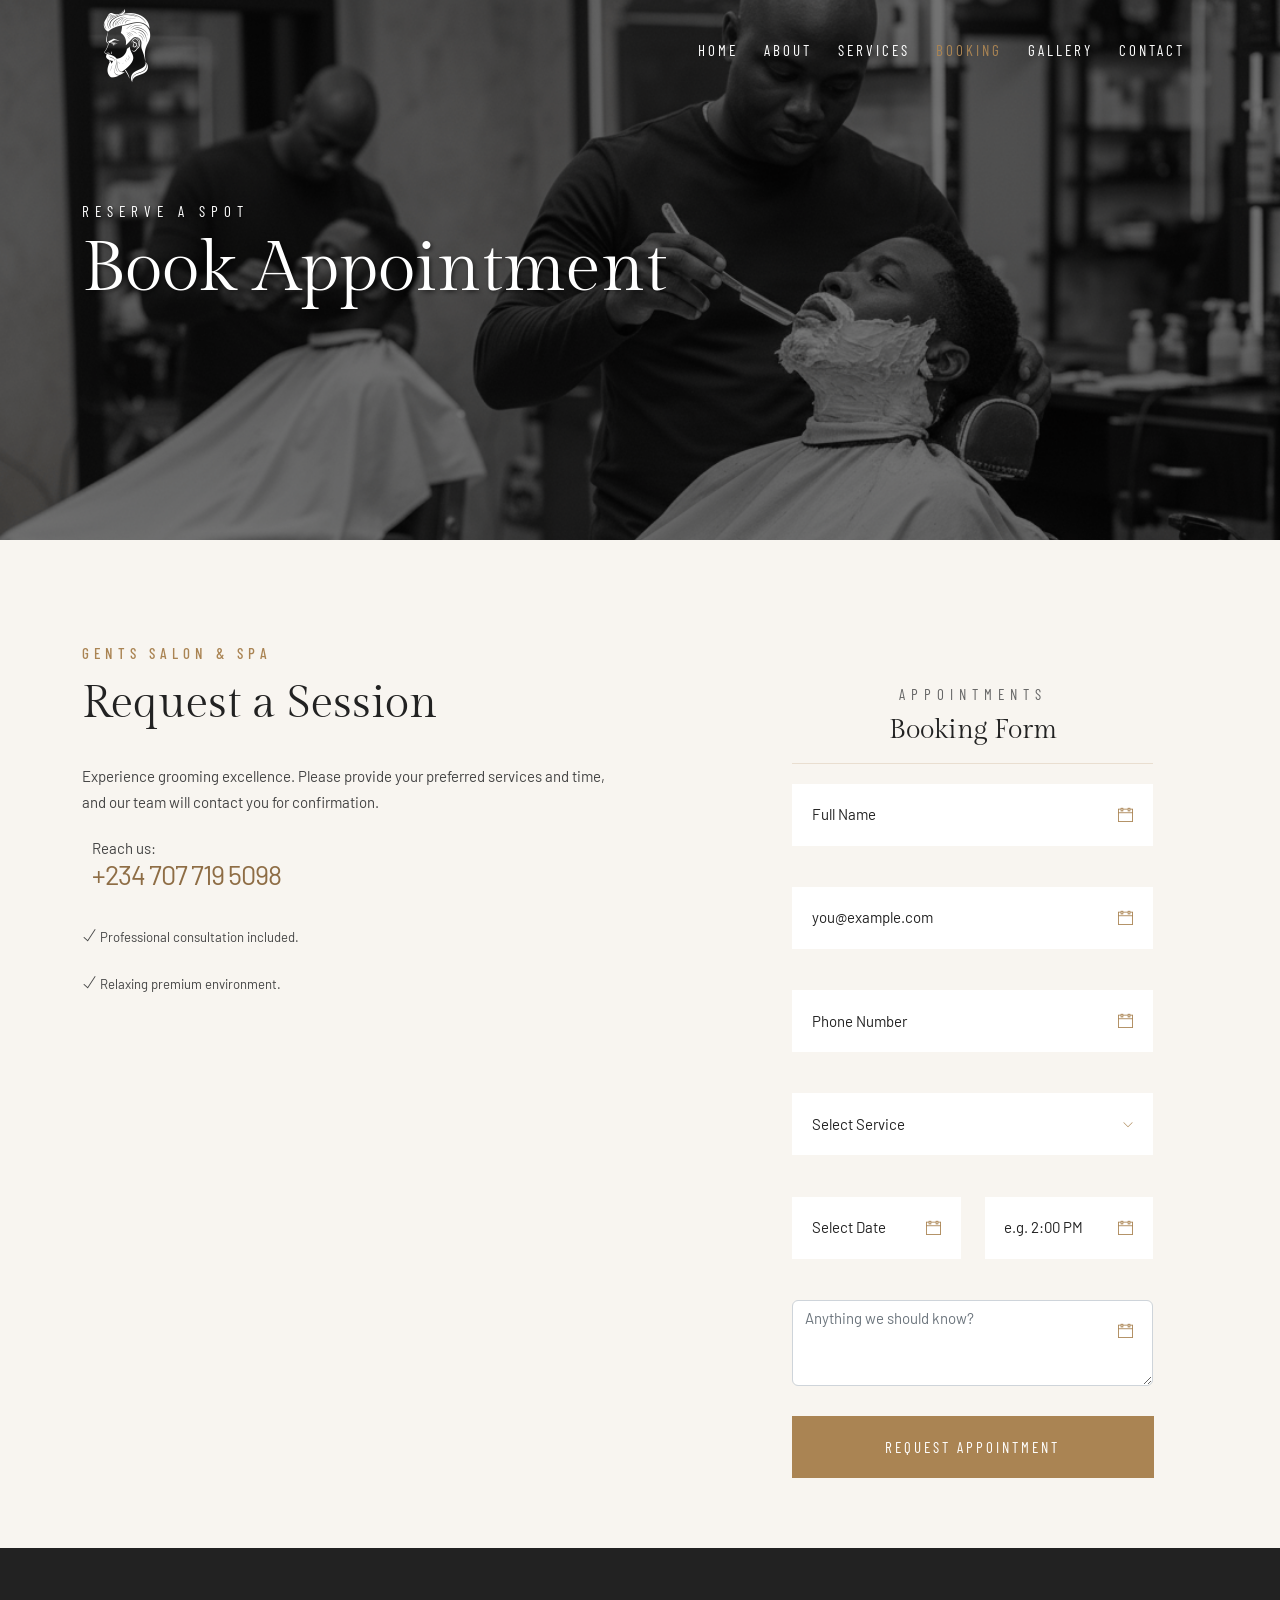
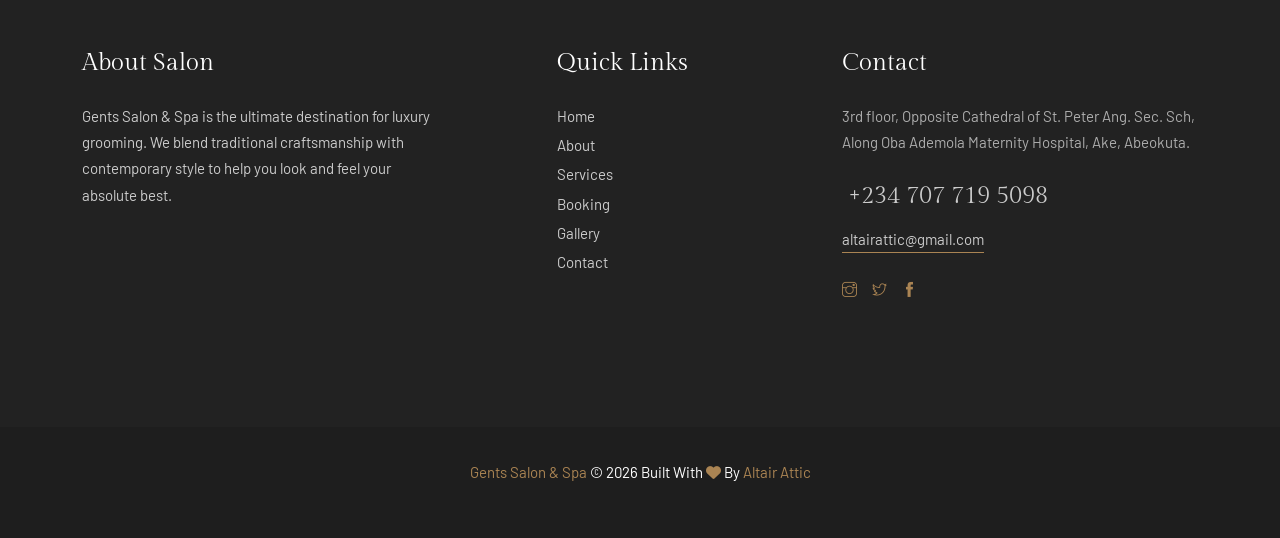
<file: frontend1/booking.html>
<!DOCTYPE html>
<html lang="en">

<head>
    <meta charset="UTF-8">
    <meta http-equiv="X-UA-Compatible" content="IE=edge" />
    <meta name="viewport" content="width=device-width, initial-scale=1, maximum-scale=1" />
    <title>Book Appointment | Gents Salon & Spa</title>
    <meta name="description"
        content="Request an appointment at Gents Salon & Spa. Premium men's grooming and relaxation.">
    <link rel="shortcut icon" href="assets/images/logo3.png" type="image/png">
    <link rel="preconnect" href="https://fonts.googleapis.com">
    <link rel="preconnect" href="https://fonts.gstatic.com" crossorigin>
    <link
        href="https://fonts.googleapis.com/css2?family=Barlow+Condensed:wght@300;400&family=Barlow:wght@400&family=Gilda+Display&display=swap"
        rel="stylesheet">
    <link rel="stylesheet" href="assets/css/plugins.css" />
    <link rel="stylesheet" href="assets/css/style.css" />
    <link rel="stylesheet" href="assets/css/salon-custom.css" />
</head>

<body>

    <!-- Progress scroll totop -->
    <div class="progress-wrap cursor-pointer">
        <svg class="progress-circle svg-content" width="100%" height="100%" viewBox="-1 -1 102 102">
            <path d="M50,1 a49,49 0 0,1 0,98 a49,49 0 0,1 0,-98" />
        </svg>
    </div>
    <!-- Navbar -->
    <nav class="navbar navbar-expand-lg">
        <div class="container">
            <!-- Logo -->
            <div class="logo-wrapper">
                <a class="logo" href="index.html"> <img src="assets/images/logo3.png" class="logo-img" alt=""> </a>
            </div>
            <!-- Button -->
            <button class="navbar-toggler" type="button" data-bs-toggle="collapse" data-bs-target="#navbar"
                aria-controls="navbar" aria-expanded="false" aria-label="Toggle navigation"> <span
                    class="navbar-toggler-icon"><i class="ti-menu"></i></span> </button>
            <!-- Menu -->
            <div class="collapse navbar-collapse" id="navbar">
                <ul class="navbar-nav ms-auto">
                    <li class="nav-item"><a class="nav-link" href="index.html">Home</a></li>
                    <li class="nav-item"><a class="nav-link" href="about.html">About</a></li>
                    <li class="nav-item"><a class="nav-link" href="services.html">Services</a></li>
                    <li class="nav-item"><a class="nav-link active" href="booking.html">Booking</a></li>
                    <li class="nav-item"><a class="nav-link" href="gallery.html">Gallery</a></li>
                    <li class="nav-item"><a class="nav-link" href="contact.html">Contact</a></li>
                </ul>
            </div>
        </div>
    </nav>
    <!-- Header Banner -->
    <div class="banner-header section-padding valign bg-img bg-fixed" data-overlay-dark="5"
        data-background="assets/images/working-hour-2.png">
        <div class="container">
            <div class="row">
                <div class="col-md-12 text-left caption">
                    <h5>Reserve a spot</h5>
                    <h1>Book Appointment</h1>
                </div>
            </div>
        </div>
    </div>
    <!-- Booking Form -->
    <section class="section-padding bg-cream">
        <div class="container">
            <div class="row">
                <div class="col-md-6 mb-60 animate-box" data-animate-effect="fadeInUp">
                    <div class="section-subtitle">Gents Salon & Spa</div>
                    <div class="section-title">Request a Session</div>
                    <p>Experience grooming excellence. Please provide your preferred services and time, and
                        our team will contact you for confirmation.</p>
                    <div class="reservations mb-30">
                        <div class="icon"><span class="flaticon flaticon-call"></span></div>
                        <div class="text">
                            <p>Reach us:</p> <a href="tel:+2347077195098">+234 707 719 5098</a>
                        </div>
                    </div>
                    <p><i class="ti-check"></i><small> Professional consultation included.</small></p>
                    <p><i class="ti-check"></i><small> Relaxing premium environment.</small></p>
                </div>
                <div class="col-md-5 mb-30 offset-md-1 animate-box" data-animate-effect="fadeInUp">
                    <div class="booking-box">
                        <div class="head-box text-center">
                            <h6>Appointments</h6>
                            <h4>Booking Form</h4>
                        </div>
                        <div class="booking-inner clearfix">
                            <div id="form-message" class="alert d-none" role="alert" aria-live="polite"></div>
                            <form id="booking-form" action="api/send-booking.php" method="post" class="form1 clearfix">
                                <div class="row">
                                    <div class="col-md-12">
                                        <div class="input1_wrapper">
                                            <label for="name">Full Name *</label>
                                            <div class="input1_inner">
                                                <input id="name" name="name" type="text" class="form-control input"
                                                    placeholder="Full Name" required>
                                            </div>
                                            <span class="text-danger small" id="name-error"></span>
                                        </div>
                                    </div>
                                    <div class="col-md-12">
                                        <div class="input1_wrapper">
                                            <label for="email">Email Address *</label>
                                            <div class="input1_inner">
                                                <input id="email" name="email" type="email" class="form-control input"
                                                    placeholder="you@example.com" required>
                                            </div>
                                            <span class="text-danger small" id="email-error"></span>
                                        </div>
                                    </div>
                                    <div class="col-md-12">
                                        <div class="input1_wrapper">
                                            <label for="phone">Phone Number *</label>
                                            <div class="input1_inner">
                                                <input id="phone" name="phone" type="text" class="form-control input"
                                                    placeholder="Phone Number" required>
                                            </div>
                                            <span class="text-danger small" id="phone-error"></span>
                                        </div>
                                    </div>
                                    <div class="col-md-12">
                                        <div class="select1_wrapper">
                                            <label for="service">Service *</label>
                                            <div class="select1_inner">
                                                <select id="service" name="service" class="select2 select"
                                                    style="width: 100%" required>
                                                    <option value="">Select Service</option>
                                                    <option value="Haircuts & Styling">Haircuts & Styling</option>
                                                    <option value="Beard Grooming">Beard Grooming</option>
                                                    <option value="Luxury Shaves">Luxury Shaves</option>
                                                    <option value="Hair Treatments">Hair Treatments</option>
                                                    <option value="Line-Ups">Line-Ups</option>
                                                    <option value="Spa & Relaxation">Spa & Relaxation</option>
                                                </select>
                                            </div>
                                            <span class="text-danger small" id="service-error"></span>
                                        </div>
                                    </div>
                                    <div class="col-md-6">
                                        <div class="input1_wrapper">
                                            <label for="date">Date *</label>
                                            <div class="input1_inner">
                                                <input id="date" name="date" type="text"
                                                    class="form-control input datepicker" placeholder="Select Date"
                                                    required>
                                            </div>
                                            <span class="text-danger small" id="date-error"></span>
                                        </div>
                                    </div>
                                    <div class="col-md-6">
                                        <div class="input1_wrapper">
                                            <label for="time">Time *</label>
                                            <div class="input1_inner">
                                                <input id="time" name="time" type="text" class="form-control input"
                                                    placeholder="e.g. 2:00 PM" required>
                                            </div>
                                            <span class="text-danger small" id="time-error"></span>
                                        </div>
                                    </div>
                                    <div class="col-md-12">
                                        <div class="input1_wrapper">
                                            <label for="notes">Additional Notes</label>
                                            <div class="input1_inner">
                                                <textarea id="notes" name="notes" class="form-control input"
                                                    placeholder="Anything we should know?" rows="3"></textarea>
                                            </div>
                                        </div>
                                    </div>
                                    <div class="col-md-12">
                                        <button type="submit" class="btn-form1-submit mt-15">Request
                                            Appointment</button>
                                    </div>
                                </div>
                            </form>
                        </div>
                    </div>
                </div>
            </div>
        </div>
    </section>

    <!-- Footer -->
    <footer class="footer">
        <div class="footer-top">
            <div class="container">
                <div class="row">
                    <div class="col-md-4">
                        <div class="footer-column footer-about">
                            <h3 class="footer-title">About Salon</h3>
                            <p class="footer-about-text">Gents Salon & Spa is the ultimate destination for luxury
                                grooming. We blend traditional craftsmanship with contemporary style to help you look
                                and feel your absolute best.</p>
                        </div>
                    </div>
                    <div class="col-md-3 offset-md-1">
                        <div class="footer-column footer-explore clearfix">
                            <h3 class="footer-title">Quick Links</h3>
                            <ul class="footer-explore-list list-unstyled">
                                <li><a href="index.html">Home</a></li>
                                <li><a href="about.html">About</a></li>
                                <li><a href="services.html">Services</a></li>
                                <li><a href="booking.html">Booking</a></li>
                                <li><a href="gallery.html">Gallery</a></li>
                                <li><a href="contact.html">Contact</a></li>
                            </ul>
                        </div>
                    </div>
                    <div class="col-md-4">
                        <div class="footer-column footer-contact">
                            <h3 class="footer-title">Contact</h3>
                            <p class="footer-contact-text">3rd floor, Opposite Cathedral of St. Peter Ang. Sec. Sch,
                                Along Oba Ademola Maternity Hospital, Ake, Abeokuta.</p>
                            <div class="footer-contact-info">
                                <p class="footer-contact-phone"><span class="flaticon flaticon-call"></span> +234 707
                                    719 5098
                                </p>
                                <p class="footer-contact-mail">altairattic@gmail.com</p>
                            </div>
                            <div class="footer-about-social-list">
                                <a href="#"><i class="ti-instagram"></i></a>
                                <a href="#"><i class="ti-twitter"></i></a>
                                <a href="#"><i class="ti-facebook"></i></a>
                            </div>
                        </div>
                    </div>
                </div>
            </div>
        </div>
        <div class="footer-bottom">
            <div class="container">
                <div class="row">
                    <div class="col-md-12">
                        <div class="footer-bottom-inner">
                         <p class="text-white">
                                <span style="color:#AA8453;">Gents Salon & Spa</span> &copy; 2026 Built With <span
                                    style="color: #AA8453;"><i class="fa-solid fa-heart"></i></span> By <a
                                    href="http://altair-attic.com/software-development" style="color:#AA8453;">Altair
                                    Attic</a>
                            </p>
                        </div>
                    </div>
                </div>
            </div>
        </div>
    </footer>
    <!-- jQuery -->
    <script src="assets/js/jquery-3.7.1.min.js"></script>
    <script src="assets/js/jquery-migrate-3.5.0.min.js"></script>
    <script src="assets/js/modernizr-2.6.2.min.js"></script>
    <script src="assets/js/imagesloaded.pkgd.min.js"></script>
    <script src="assets/js/jquery.isotope.v3.0.2.js"></script>
    <script src="assets/js/pace.js"></script>
    <script src="assets/js/popper.min.js"></script>
    <script src="assets/js/bootstrap.min.js"></script>
    <script src="assets/js/scrollIt.min.js"></script>
    <script src="assets/js/jquery.waypoints.min.js"></script>
    <script src="assets/js/owl.carousel.min.js"></script>
    <script src="assets/js/jquery.stellar.min.js"></script>
    <script src="assets/js/jquery.magnific-popup.js"></script>
    <script src="assets/js/YouTubePopUp.js"></script>
    <script src="assets/js/select2.js"></script>
    <script src="assets/js/datepicker.js"></script>
    <script src="assets/js/smooth-scroll.min.js"></script>
    <script src="assets/js/booking.js"></script>
    <script src="assets/js/custom.js"></script>
</body>

</html>
</file>
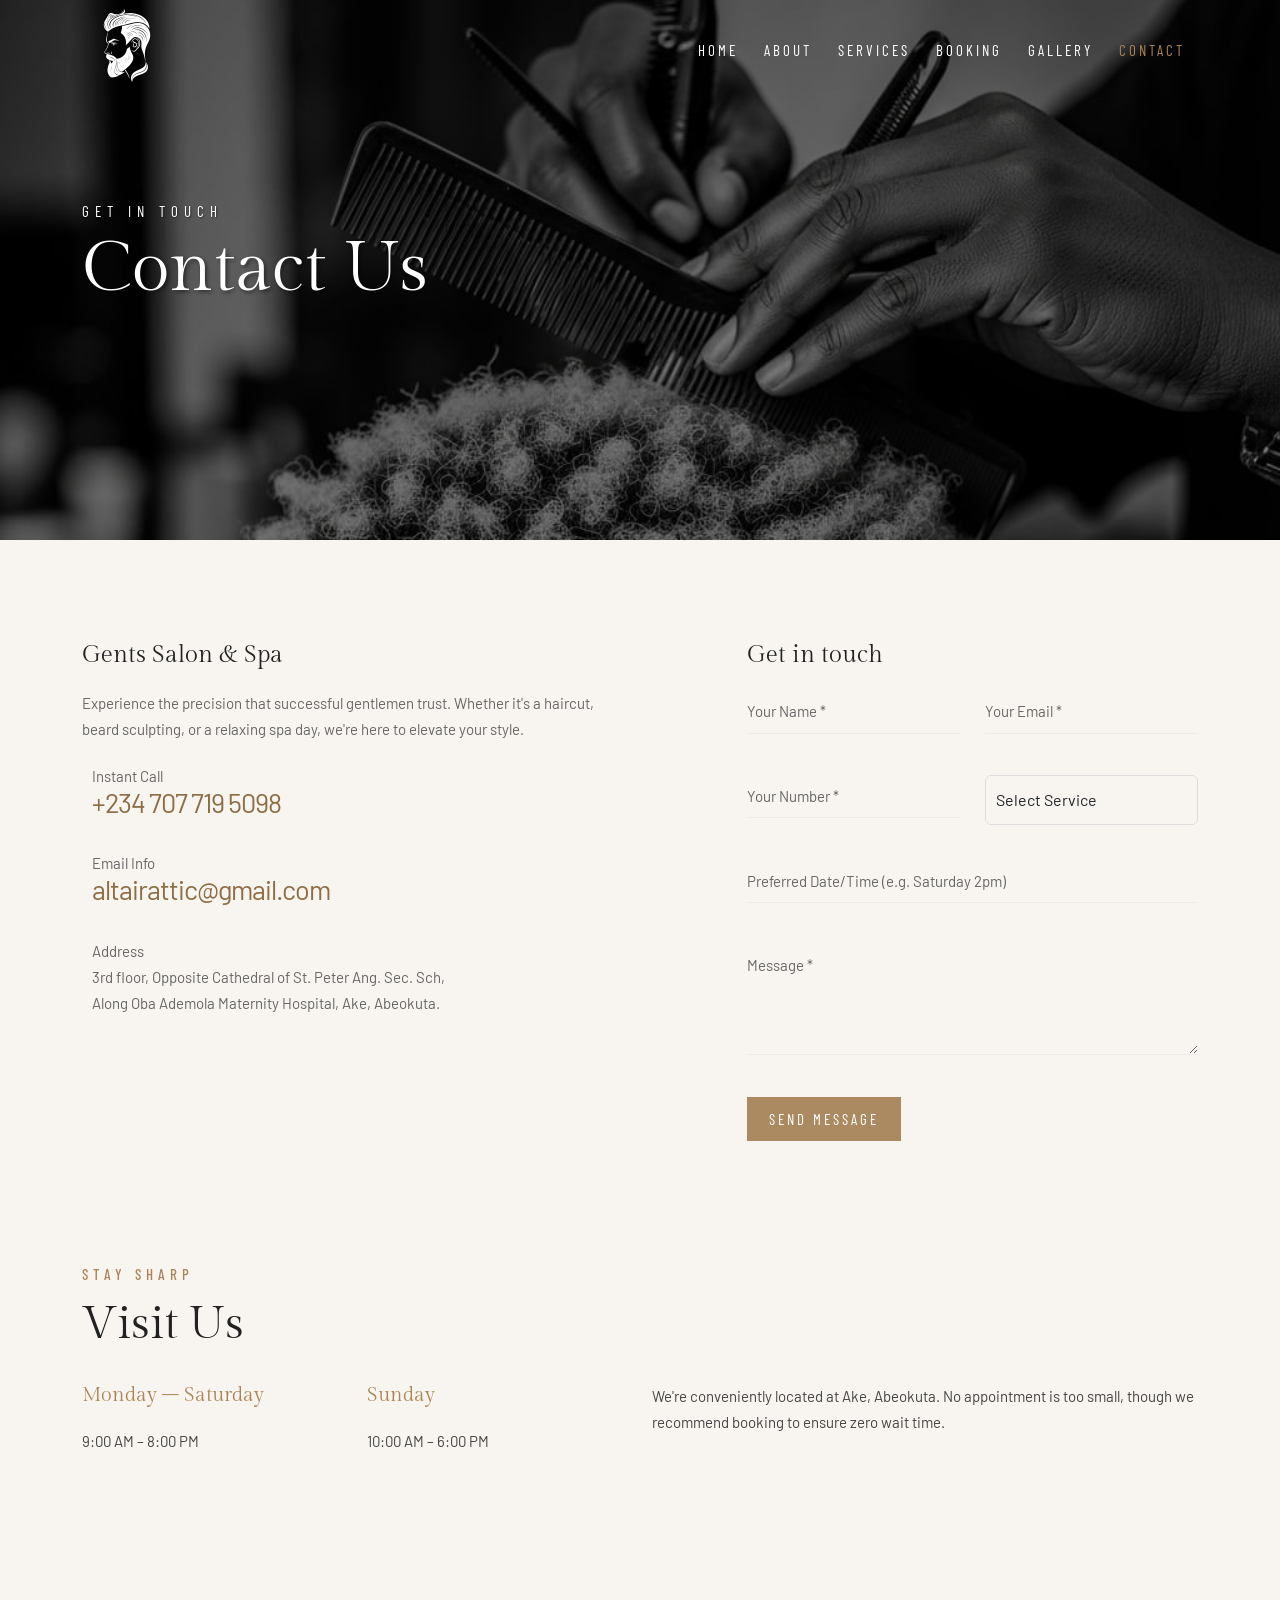
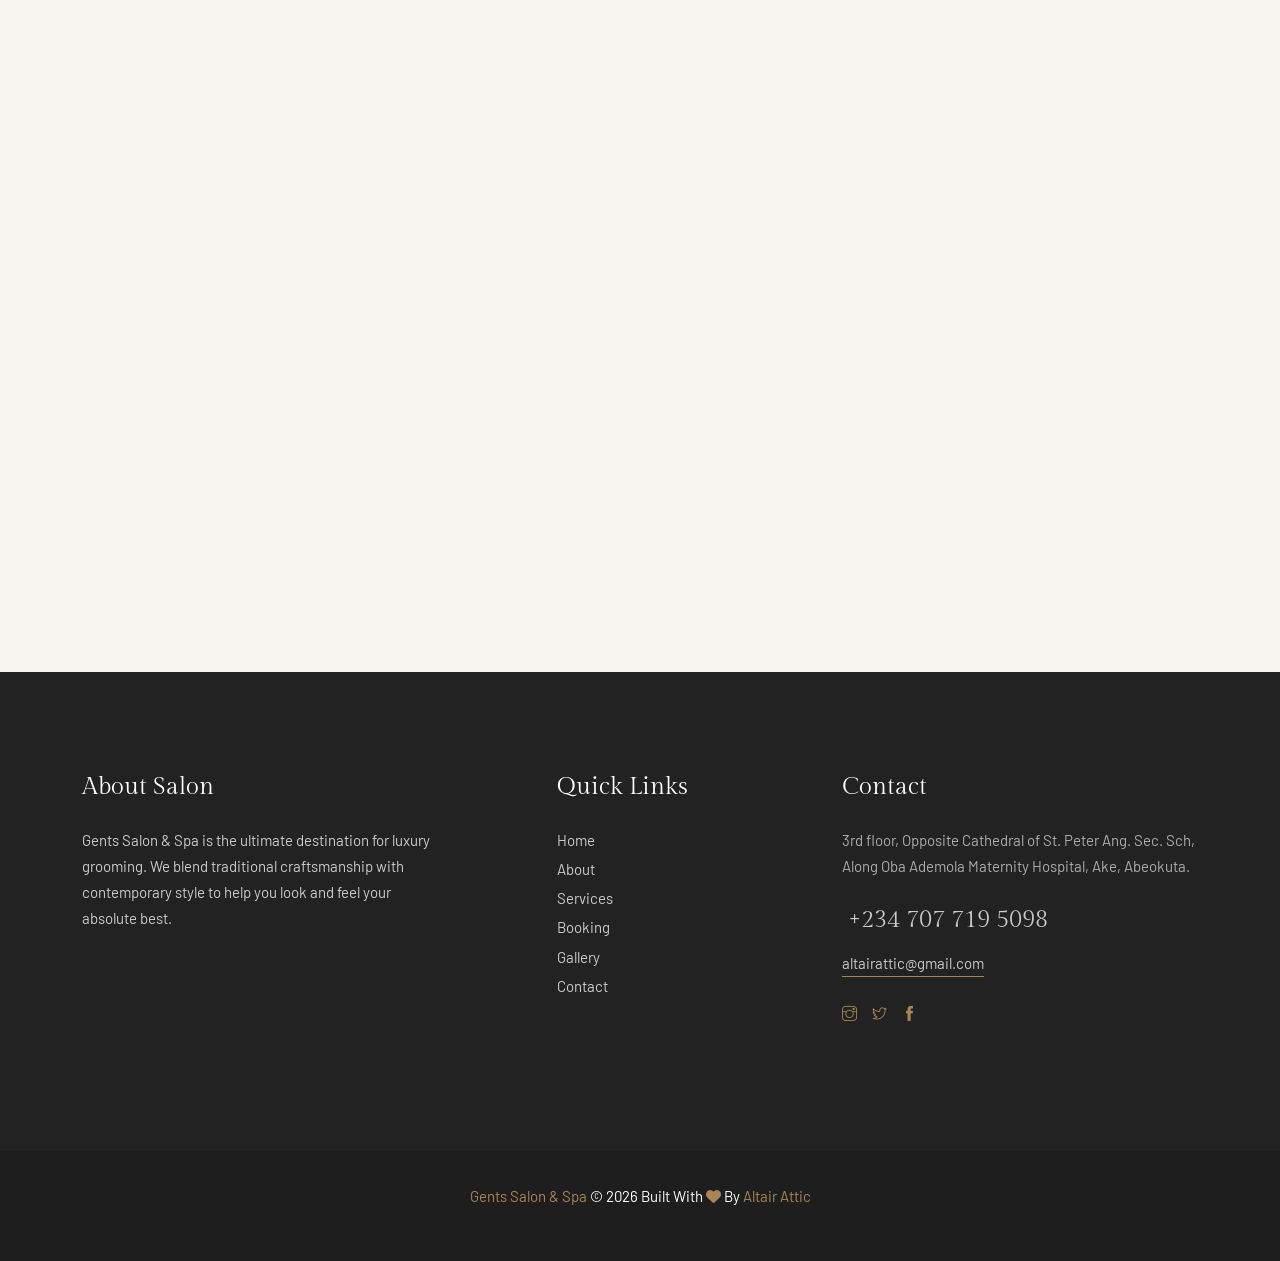
<file: frontend1/contact.html>
<!DOCTYPE html>
<html lang="en">

<head>
    <meta charset="UTF-8">
    <meta http-equiv="X-UA-Compatible" content="IE=edge" />
    <meta name="viewport" content="width=device-width, initial-scale=1, maximum-scale=1" />
    <title>Contact Us | Gents Salon & Spa</title>
    <meta name="description"
        content="Contact Gents Salon & Spa for appointments and inquiries. Premium men's grooming.">
    <link rel="shortcut icon" href="assets/images/logo3.png" type="image/png">
    <link rel="preconnect" href="https://fonts.googleapis.com">
    <link rel="preconnect" href="https://fonts.gstatic.com" crossorigin>
    <link
        href="https://fonts.googleapis.com/css2?family=Barlow+Condensed:wght@300;400&family=Barlow:wght@400&family=Gilda+Display&display=swap"
        rel="stylesheet">
    <link rel="stylesheet" href="assets/css/plugins.css" />
    <link rel="stylesheet" href="assets/css/style.css" />
    <link rel="stylesheet" href="assets/css/salon-custom.css" />
</head>

<body>

    <!-- Progress scroll totop -->
    <div class="progress-wrap cursor-pointer">
        <svg class="progress-circle svg-content" width="100%" height="100%" viewBox="-1 -1 102 102">
            <path d="M50,1 a49,49 0 0,1 0,98 a49,49 0 0,1 0,-98" />
        </svg>
    </div>
    <!-- Navbar -->
    <nav class="navbar navbar-expand-lg">
        <div class="container">
            <!-- Logo -->
            <div class="logo-wrapper">
                <a class="logo" href="index.html"> <img src="assets/images/logo3.png" class="logo-img" alt=""> </a>
            </div>
            <!-- Button -->
            <button class="navbar-toggler" type="button" data-bs-toggle="collapse" data-bs-target="#navbar"
                aria-controls="navbar" aria-expanded="false" aria-label="Toggle navigation"> <span
                    class="navbar-toggler-icon"><i class="ti-menu"></i></span> </button>
            <!-- Menu -->
            <div class="collapse navbar-collapse" id="navbar">
                <ul class="navbar-nav ms-auto">
                    <li class="nav-item"><a class="nav-link" href="index.html">Home</a></li>
                    <li class="nav-item"><a class="nav-link" href="about.html">About</a></li>
                    <li class="nav-item"><a class="nav-link" href="services.html">Services</a></li>
                    <li class="nav-item"><a class="nav-link" href="booking.html">Booking</a></li>
                    <li class="nav-item"><a class="nav-link" href="gallery.html">Gallery</a></li>
                    <li class="nav-item"><a class="nav-link active" href="contact.html">Contact</a></li>
                </ul>
            </div>
        </div>
    </nav>
    <!-- Header Banner -->
    <div class="banner-header section-padding valign bg-img bg-fixed" data-overlay-dark="5"
        data-background="assets/images/our-work/our-work-image8.png">
        <div class="container">
            <div class="row">
                <div class="col-md-12 text-left caption">
                    <h5>Get in touch</h5>
                    <h1>Contact Us</h1>
                </div>
            </div>
        </div>
    </div>
    <!-- Contact -->
    <section class="contact section-padding">
        <div class="container">
            <div class="row mb-90">
                <div class="col-md-6 mb-60 animate-box" data-animate-effect="fadeInUp">
                    <h3>Gents Salon & Spa</h3>
                    <p>Experience the precision that successful gentlemen trust. Whether it's a haircut,
                        beard sculpting, or a relaxing spa day, we're here to elevate your style.</p>
                    <div class="reservations mb-30">
                        <div class="icon"><span class="flaticon flaticon-call"></span></div>
                        <div class="text">
                            <p>Instant Call</p> <a href="tel:+2347077195098">+234 707 719 5098</a>
                        </div>
                    </div>
                    <div class="reservations mb-30">
                        <div class="icon"><span class="flaticon flaticon-envelope"></span></div>
                        <div class="text">
                            <p>Email Info</p> <a href="mailto:altairattic@gmail.com">altairattic@gmail.com</a>
                        </div>
                    </div>
                    <div class="reservations">
                        <div class="icon"><span class="flaticon flaticon-location-pin"></span></div>
                        <div class="text">
                            <p>Address</p> 3rd floor, Opposite Cathedral of St. Peter Ang. Sec. Sch,
                            <br>Along Oba Ademola Maternity Hospital, Ake, Abeokuta.
                        </div>
                    </div>
                </div>
                <div class="col-md-5 mb-30 offset-md-1 animate-box" data-animate-effect="fadeInUp">
                    <h3>Get in touch</h3>
                    <div id="form-message" class="alert d-none" role="alert" aria-live="polite"></div>
                    <form id="contact-form" method="post" class="contact__form" action="api/send-inquiry.php">
                        <!-- form elements -->
                        <div class="row">
                            <div class="col-md-6 form-group">
                                <input id="contact-name" name="name" type="text" placeholder="Your Name *" required>
                                <span class="text-danger small" id="contact-name-error"></span>
                            </div>
                            <div class="col-md-6 form-group">
                                <input id="contact-email" name="email" type="email" placeholder="Your Email *" required>
                                <span class="text-danger small" id="contact-email-error"></span>
                            </div>
                            <div class="col-md-6 form-group">
                                <input id="contact-phone" name="phone" type="text" placeholder="Your Number *" required>
                                <span class="text-danger small" id="contact-phone-error"></span>
                            </div>
                            <div class="col-md-6 form-group">
                                <select id="contact-service" name="service" class="form-control"
                                    style="background: transparent; border: 1px solid #ddd; padding: 10px; height: 50px;">
                                    <option value="">Select Service</option>
                                    <option value="Haircuts & Styling">Haircuts & Styling</option>
                                    <option value="Beard Grooming">Beard Grooming</option>
                                    <option value="Luxury Shaves">Luxury Shaves</option>
                                    <option value="Hair Treatments">Hair Treatments</option>
                                    <option value="Line-Ups">Line-Ups</option>
                                    <option value="Spa & Relaxation">Spa & Relaxation</option>
                                </select>
                                <span class="text-danger small" id="contact-service-error"></span>
                            </div>
                            <div class="col-md-12 form-group">
                                <input id="contact-datetime" name="datetime" type="text"
                                    placeholder="Preferred Date/Time (e.g. Saturday 2pm)">
                                <span class="text-danger small" id="contact-datetime-error"></span>
                            </div>
                            <div class="col-md-12 form-group">
                                <textarea id="contact-message" name="message" cols="30" rows="4" placeholder="Message *"
                                    required></textarea>
                                <span class="text-danger small" id="contact-message-error"></span>
                            </div>
                            <div class="col-md-12">
                                <button type="submit" class="butn-dark2"><span>Send Message</span></button>
                            </div>
                        </div>
                    </form>
                </div>
            </div>
            <!-- Working Hours -->
            <div class="row mb-90">
                <div class="col-md-12 animate-box" data-animate-effect="fadeInUp">
                    <div class="section-subtitle">Stay Sharp</div>
                    <div class="section-title">Visit Us</div>
                    <div class="row bg-cream">
                        <div class="col-md-3 mb-20">
                            <h6>Monday – Saturday</h6>
                            <p>9:00 AM – 8:00 PM</p>
                        </div>
                        <div class="col-md-3 mb-20">
                            <h6>Sunday</h6>
                            <p>10:00 AM – 6:00 PM</p>
                        </div>
                        <div class="col-md-6 ">
                            <p>We're conveniently located at Ake, Abeokuta. No appointment is too small, though we
                                recommend booking to ensure zero wait time.</p>
                        </div>
                    </div>
                </div>
            </div>
            <!-- Map Section -->
            <div class="row">
                <div class="col-md-12 map animate-box" data-animate-effect="fadeInUp">
                    <iframe
                        src="https://www.google.com/maps/embed?pb=!1m18!1m12!1m3!1d3958.948256338426!2d3.3517260748110993!3d7.132034892871899!2m3!1f0!2f0!3f0!3m2!1i1024!2i768!4f13.1!3m3!1m2!1s0x103a4c062837bc0f%3A0x671752b1b36f7292!2sStadium%20Rd%2C%20Abeokuta!5e0!3m2!1sen!2sng!4v1709400000000!5m2!1sen!2sng"
                        width="100%" height="600" style="border:0;" allowfullscreen="" loading="lazy"
                        referrerpolicy="no-referrer-when-downgrade"></iframe>
                </div>
            </div>
        </div>
    </section>

    <!-- Footer -->
    <footer class="footer">
        <div class="footer-top">
            <div class="container">
                <div class="row">
                    <div class="col-md-4">
                        <div class="footer-column footer-about">
                            <h3 class="footer-title">About Salon</h3>
                            <p class="footer-about-text">Gents Salon & Spa is the ultimate destination for luxury
                                grooming. We blend traditional craftsmanship with contemporary style to help you look
                                and feel your absolute best.</p>
                        </div>
                    </div>
                    <div class="col-md-3 offset-md-1">
                        <div class="footer-column footer-explore clearfix">
                            <h3 class="footer-title">Quick Links</h3>
                            <ul class="footer-explore-list list-unstyled">
                                <li><a href="index.html">Home</a></li>
                                <li><a href="about.html">About</a></li>
                                <li><a href="services.html">Services</a></li>
                                <li><a href="booking.html">Booking</a></li>
                                <li><a href="gallery.html">Gallery</a></li>
                                <li><a href="contact.html">Contact</a></li>
                            </ul>
                        </div>
                    </div>
                    <div class="col-md-4">
                        <div class="footer-column footer-contact">
                            <h3 class="footer-title">Contact</h3>
                            <p class="footer-contact-text">3rd floor, Opposite Cathedral of St. Peter Ang. Sec. Sch,
                                Along Oba Ademola Maternity Hospital, Ake, Abeokuta.</p>
                            <div class="footer-contact-info">
                                <p class="footer-contact-phone"><span class="flaticon flaticon-call"></span> +234 707
                                    719 5098
                                </p>
                                <p class="footer-contact-mail">altairattic@gmail.com</p>
                            </div>
                            <div class="footer-about-social-list">
                                <a href="#"><i class="ti-instagram"></i></a>
                                <a href="#"><i class="ti-twitter"></i></a>
                                <a href="#"><i class="ti-facebook"></i></a>
                            </div>
                        </div>
                    </div>
                </div>
            </div>
        </div>
        <div class="footer-bottom">
            <div class="container">
                <div class="row">
                    <div class="col-md-12">
                        <div class="footer-bottom-inner">
                            <p class="text-white">
                                <span style="color:#AA8453;">Gents Salon & Spa</span> &copy; 2026 Built With <span
                                    style="color: #AA8453;"><i class="fa-solid fa-heart"></i></span> By <a
                                    href="http://altair-attic.com/software-development" style="color:#AA8453;">Altair
                                    Attic</a>
                            </p>
                        </div>
                    </div>
                </div>
            </div>
        </div>
    </footer>
    <!-- jQuery -->
    <script src="assets/js/jquery-3.7.1.min.js"></script>
    <script src="assets/js/jquery-migrate-3.5.0.min.js"></script>
    <script src="assets/js/modernizr-2.6.2.min.js"></script>
    <script src="assets/js/imagesloaded.pkgd.min.js"></script>
    <script src="assets/js/jquery.isotope.v3.0.2.js"></script>
    <script src="assets/js/pace.js"></script>
    <script src="assets/js/popper.min.js"></script>
    <script src="assets/js/bootstrap.min.js"></script>
    <script src="assets/js/scrollIt.min.js"></script>
    <script src="assets/js/jquery.waypoints.min.js"></script>
    <script src="assets/js/owl.carousel.min.js"></script>
    <script src="assets/js/jquery.stellar.min.js"></script>
    <script src="assets/js/jquery.magnific-popup.js"></script>
    <script src="assets/js/YouTubePopUp.js"></script>
    <script src="assets/js/select2.js"></script>
    <script src="assets/js/datepicker.js"></script>
    <script src="assets/js/smooth-scroll.min.js"></script>
    <script src="assets/js/contact-form.js"></script>
    <script src="assets/js/custom.js"></script>
</body>

</html>
</file>
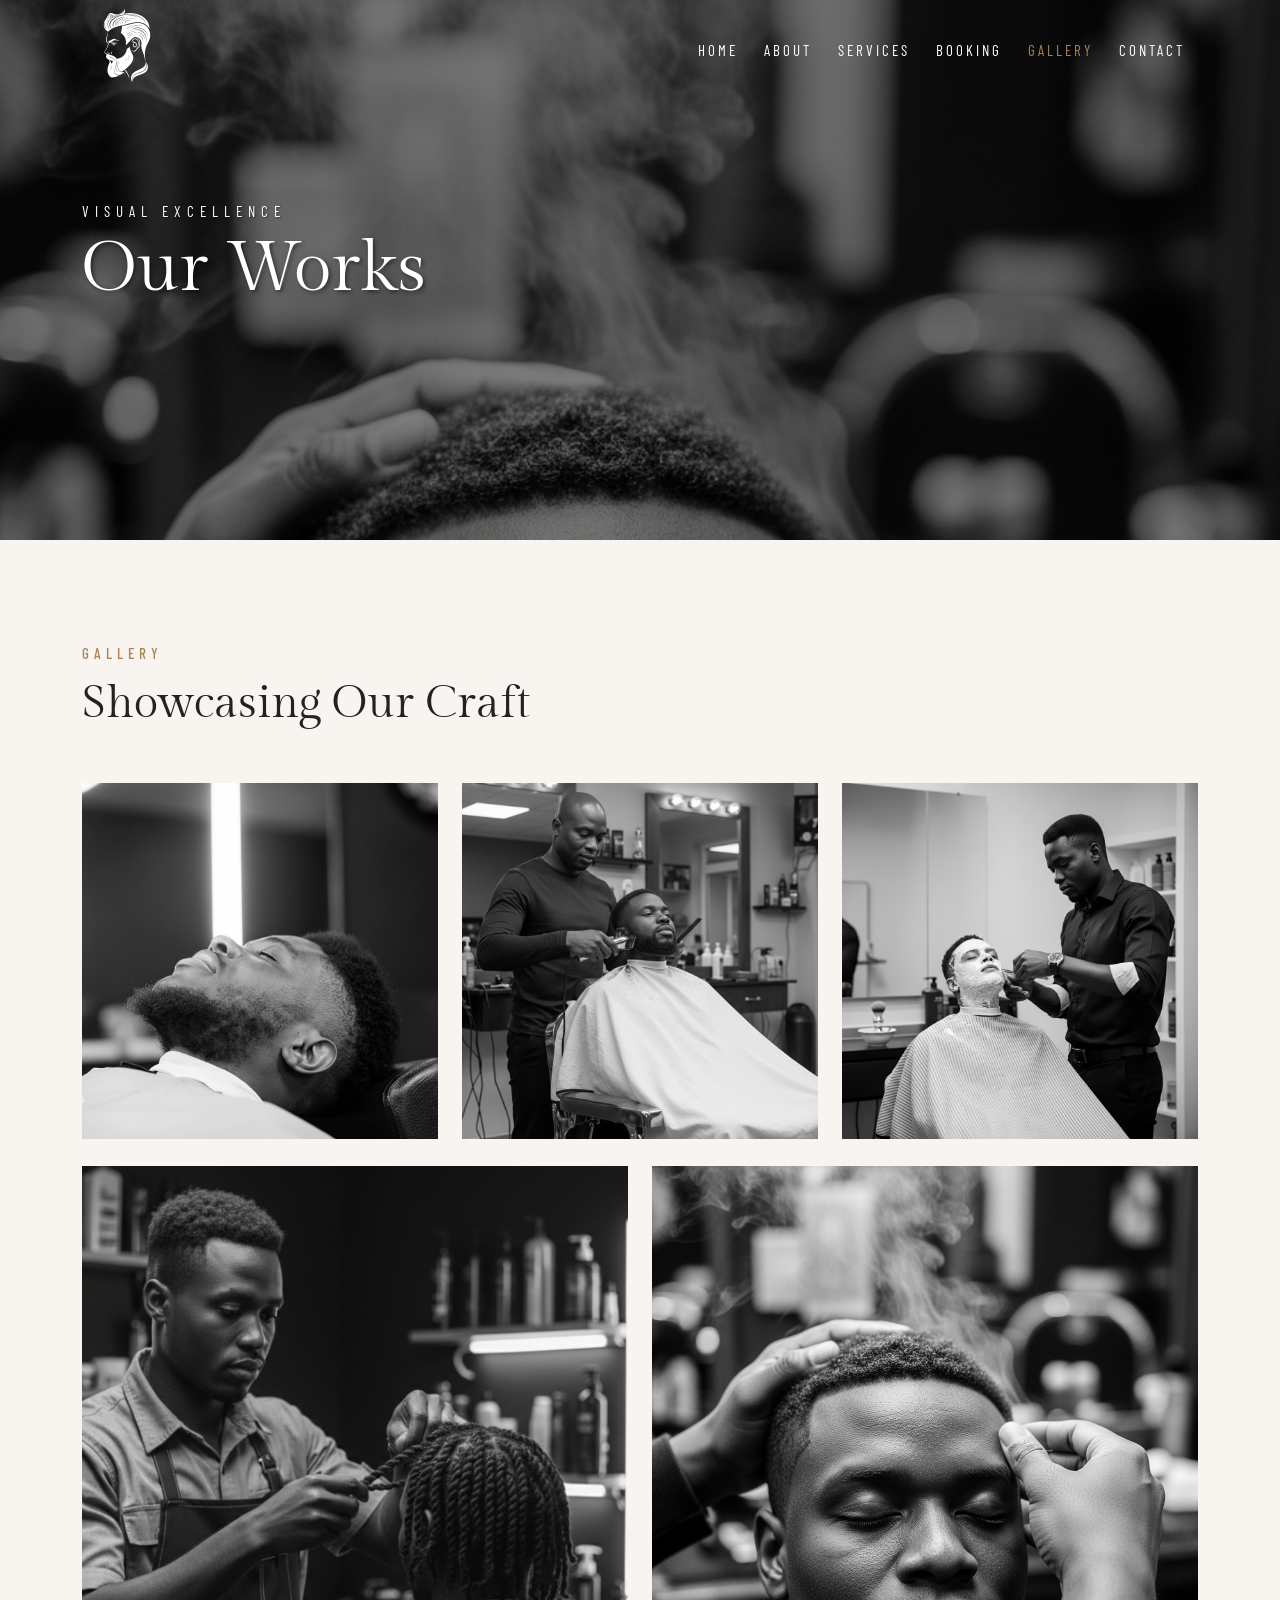
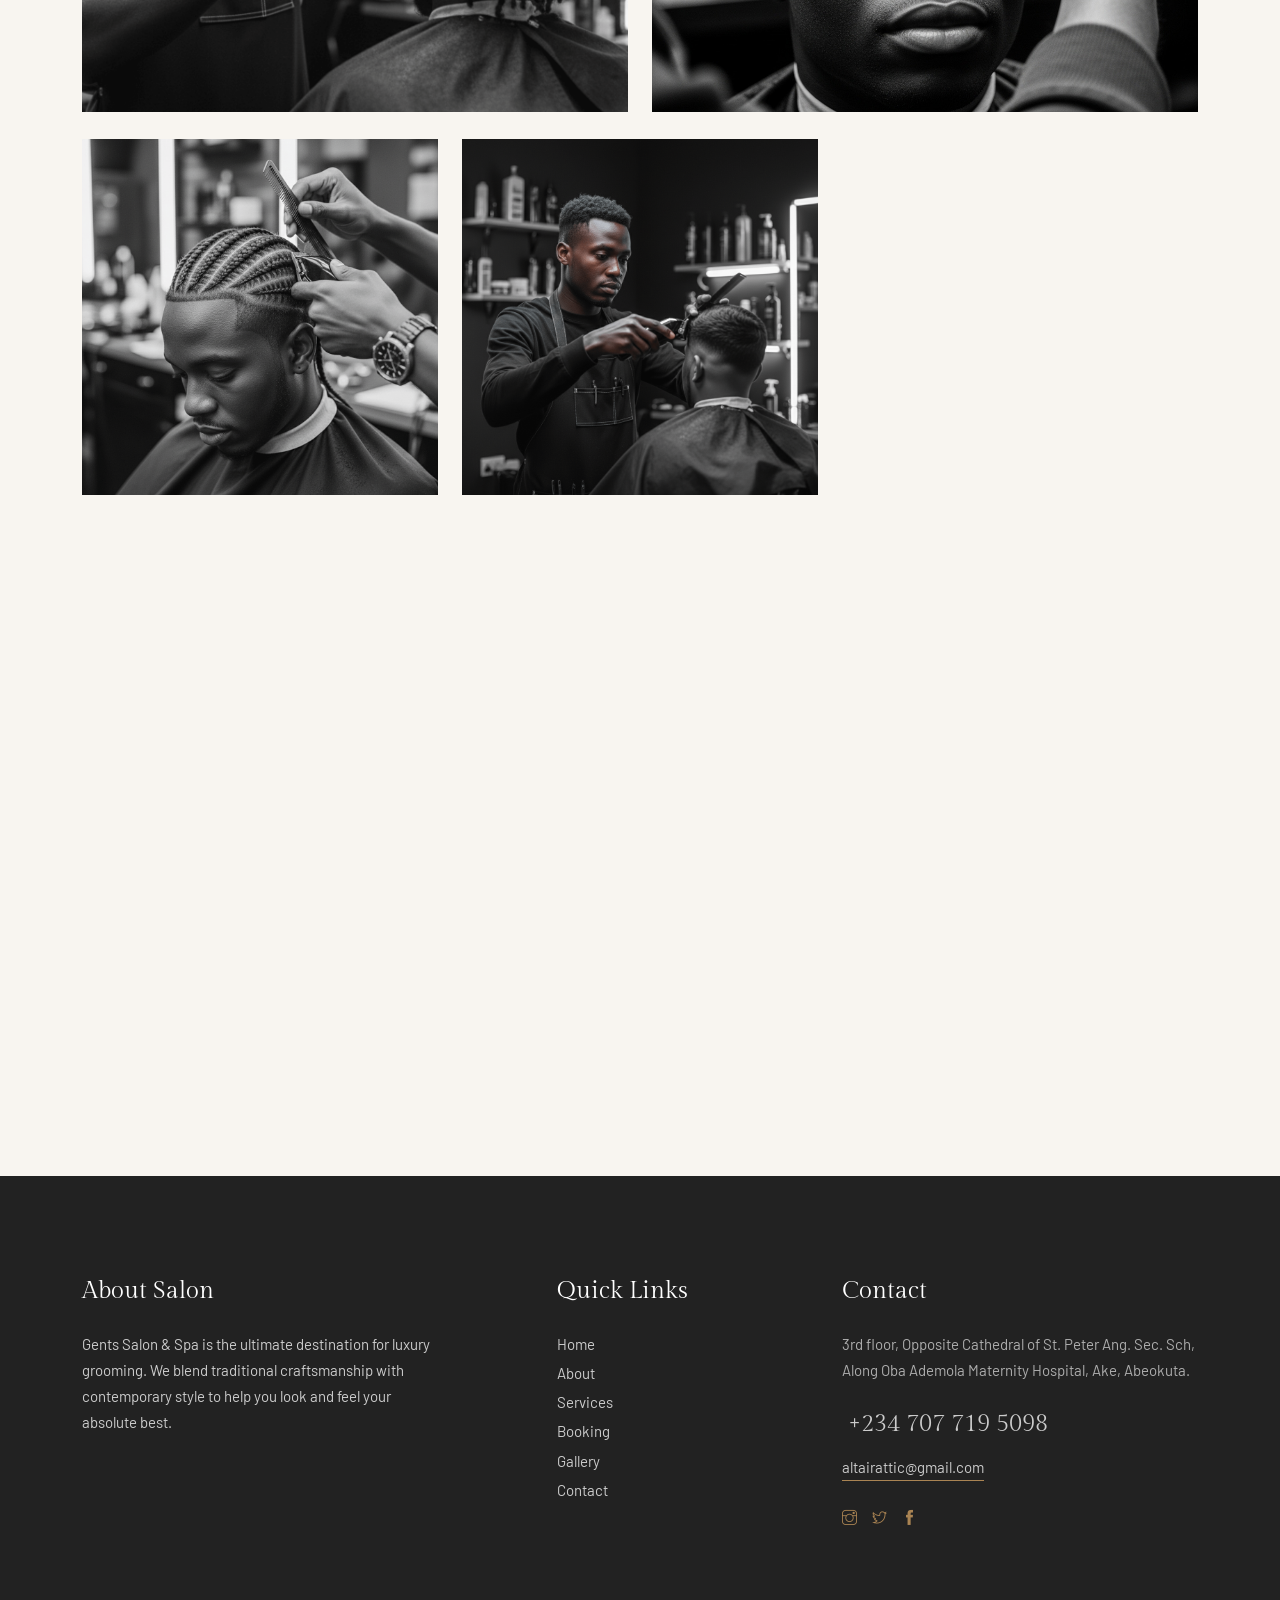
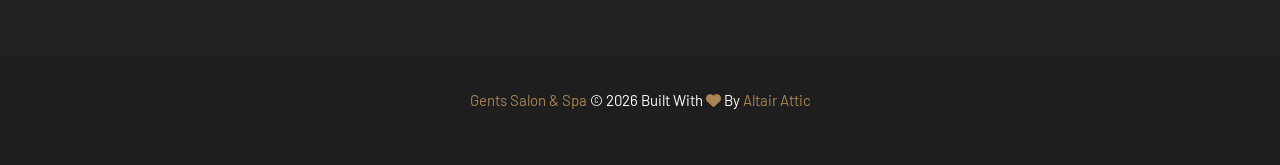
<file: frontend1/gallery.html>
<!DOCTYPE html>
<html lang="en">

<head>
    <meta charset="UTF-8">
    <meta http-equiv="X-UA-Compatible" content="IE=edge" />
    <meta name="viewport" content="width=device-width, initial-scale=1, maximum-scale=1" />
    <title>Gallery | Gents Salon & Spa</title>
    <meta name="description"
        content="View our portfolio of precision haircuts, beard sculpting, and grooming transformations. Excellence in men's grooming in Abeokuta.">
    <link rel="shortcut icon" href="assets/images/logo3.png" type="image/png">
    <link rel="preconnect" href="https://fonts.googleapis.com">
    <link rel="preconnect" href="https://fonts.gstatic.com" crossorigin>
    <link
        href="https://fonts.googleapis.com/css2?family=Barlow+Condensed:wght@300;400&family=Barlow:wght@400&family=Gilda+Display&display=swap"
        rel="stylesheet">
    <link rel="stylesheet" href="assets/css/plugins.css" />
    <link rel="stylesheet" href="assets/css/style.css" />
    <link rel="stylesheet" href="assets/css/salon-custom.css" />
</head>

<body>

    <!-- Progress scroll totop -->
    <div class="progress-wrap cursor-pointer">
        <svg class="progress-circle svg-content" width="100%" height="100%" viewBox="-1 -1 102 102">
            <path d="M50,1 a49,49 0 0,1 0,98 a49,49 0 0,1 0,-98" />
        </svg>
    </div>
    <!-- Navbar -->
    <nav class="navbar navbar-expand-lg">
        <div class="container">
            <!-- Logo -->
            <div class="logo-wrapper">
                <a class="logo" href="index.html"> <img src="assets/images/logo3.png" class="logo-img" alt=""> </a>
            </div>
            <!-- Button -->
            <button class="navbar-toggler" type="button" data-bs-toggle="collapse" data-bs-target="#navbar"
                aria-controls="navbar" aria-expanded="false" aria-label="Toggle navigation"> <span
                    class="navbar-toggler-icon"><i class="ti-menu"></i></span> </button>
            <!-- Menu -->
            <div class="collapse navbar-collapse" id="navbar">
                <ul class="navbar-nav ms-auto">
                    <li class="nav-item"><a class="nav-link" href="index.html">Home</a></li>
                    <li class="nav-item"><a class="nav-link" href="about.html">About</a></li>
                    <li class="nav-item"><a class="nav-link" href="services.html">Services</a></li>
                    <li class="nav-item"><a class="nav-link" href="booking.html">Booking</a></li>
                    <li class="nav-item"><a class="nav-link active" href="gallery.html">Gallery</a></li>
                    <li class="nav-item"><a class="nav-link" href="contact.html">Contact</a></li>
                </ul>
            </div>
        </div>
    </nav>
    <!-- Header Banner -->
    <div class="banner-header section-padding valign bg-img bg-fixed" data-overlay-dark="5"
        data-background="assets/images/our-work/our-work-image5.png">
        <div class="container">
            <div class="row">
                <div class="col-md-12 text-left caption">
                    <h5>Visual Excellence</h5>
                    <h1>Our Works</h1>
                </div>
            </div>
        </div>
    </div>
    <!-- Image Gallery -->
    <section class="section-padding">
        <div class="container">
            <div class="row">
                <div class="col-md-12">
                    <div class="section-subtitle">Gallery</div>
                    <div class="section-title">Showcasing Our Craft</div>
                </div>
                <!-- 3 columns -->
                <div class="col-md-4 gallery-item animate-box" data-animate-effect="fadeInUp">
                    <a href="assets/images/our-work/our-work-image1.png" title="Precision Cut" class="img-zoom">
                        <div class="gallery-box">
                            <div class="gallery-img"> <img src="assets/images/our-work/our-work-image1.png"
                                    class="img-fluid mx-auto d-block" alt="Grooming work"> </div>
                        </div>
                    </a>
                </div>
                <div class="col-md-4 gallery-item animate-box" data-animate-effect="fadeInUp">
                    <a href="assets/images/our-work/our-work-image2.png" title="Beard Sculpting" class="img-zoom">
                        <div class="gallery-box">
                            <div class="gallery-img"> <img src="assets/images/our-work/our-work-image2.png"
                                    class="img-fluid mx-auto d-block" alt="Grooming work"> </div>
                        </div>
                    </a>
                </div>
                <div class="col-md-4 gallery-item animate-box" data-animate-effect="fadeInUp">
                    <a href="assets/images/our-work/our-work-image3.png" title="Luxury Styling" class="img-zoom">
                        <div class="gallery-box">
                            <div class="gallery-img"> <img src="assets/images/our-work/our-work-image3.png"
                                    class="img-fluid mx-auto d-block" alt="Grooming work"> </div>
                        </div>
                    </a>
                </div>
                <!-- 2 columns -->
                <div class="col-md-6 gallery-item animate-box" data-animate-effect="fadeInUp">
                    <a href="assets/images/our-work/our-work-image4.png" title="Modern Fade" class="img-zoom">
                        <div class="gallery-box">
                            <div class="gallery-img"> <img src="assets/images/our-work/our-work-image4.png"
                                    class="img-fluid mx-auto d-block" alt="Grooming work"> </div>
                        </div>
                    </a>
                </div>
                <div class="col-md-6 gallery-item animate-box" data-animate-effect="fadeInUp">
                    <a href="assets/images/our-work/our-work-image5.png" title="Classic Shave" class="img-zoom">
                        <div class="gallery-box">
                            <div class="gallery-img"> <img src="assets/images/our-work/our-work-image5.png"
                                    class="img-fluid mx-auto d-block" alt="Grooming work"> </div>
                        </div>
                    </a>
                </div>
                <!-- 3 columns -->
                <div class="col-md-4 gallery-item animate-box" data-animate-effect="fadeInUp">
                    <a href="assets/images/our-work/our-work-image6.png" title="Sharp Lines" class="img-zoom">
                        <div class="gallery-box">
                            <div class="gallery-img"> <img src="assets/images/our-work/our-work-image6.png"
                                    class="img-fluid mx-auto d-block" alt="Grooming work"> </div>
                        </div>
                    </a>
                </div>
                <div class="col-md-4 gallery-item animate-box" data-animate-effect="fadeInUp">
                    <a href="assets/images/our-work/our-work-image7.png" title="Premium Beard Care" class="img-zoom">
                        <div class="gallery-box">
                            <div class="gallery-img"> <img src="assets/images/our-work/our-work-image7.png"
                                    class="img-fluid mx-auto d-block" alt="Grooming work"> </div>
                        </div>
                    </a>
                </div>
                <div class="col-md-4 gallery-item animate-box" data-animate-effect="fadeInUp">
                    <a href="assets/images/our-work/our-work-image8.png" title="Elite Grooming" class="img-zoom">
                        <div class="gallery-box">
                            <div class="gallery-img"> <img src="assets/images/our-work/our-work-image8.png"
                                    class="img-fluid mx-auto d-block" alt="Grooming work"> </div>
                        </div>
                    </a>
                </div>
                <!-- 2 columns -->
                <div class="col-md-6 gallery-item animate-box" data-animate-effect="fadeInUp">
                    <a href="assets/images/our-work/our-working-image9.png" title="Master Class Service"
                        class="img-zoom">
                        <div class="gallery-box">
                            <div class="gallery-img"> <img src="assets/images/our-work/our-working-image9.png"
                                    class="img-fluid mx-auto d-block" alt="Grooming work"> </div>
                        </div>
                    </a>
                </div>
                <div class="col-md-6 gallery-item animate-box" data-animate-effect="fadeInUp">
                    <a href="assets/images/our-work/our-work-image10.png" title="The Gents Standard" class="img-zoom">
                        <div class="gallery-box">
                            <div class="gallery-img"> <img src="assets/images/our-work/our-work-image10.png"
                                    class="img-fluid mx-auto d-block" alt="Grooming work"> </div>
                        </div>
                    </a>
                </div>
            </div>
        </div>
    </section>

    <!-- Footer -->
    <footer class="footer">
        <div class="footer-top">
            <div class="container">
                <div class="row">
                    <div class="col-md-4">
                        <div class="footer-column footer-about">
                            <h3 class="footer-title">About Salon</h3>
                            <p class="footer-about-text">Gents Salon & Spa is the ultimate destination for luxury
                                grooming. We blend traditional craftsmanship with contemporary style to help you look
                                and feel your absolute best.</p>
                        </div>
                    </div>
                    <div class="col-md-3 offset-md-1">
                        <div class="footer-column footer-explore clearfix">
                            <h3 class="footer-title">Quick Links</h3>
                            <ul class="footer-explore-list list-unstyled">
                                <li><a href="index.html">Home</a></li>
                                <li><a href="about.html">About</a></li>
                                <li><a href="services.html">Services</a></li>
                                <li><a href="booking.html">Booking</a></li>
                                <li><a href="gallery.html">Gallery</a></li>
                                <li><a href="contact.html">Contact</a></li>
                            </ul>
                        </div>
                    </div>
                    <div class="col-md-4">
                        <div class="footer-column footer-contact">
                            <h3 class="footer-title">Contact</h3>
                            <p class="footer-contact-text">3rd floor, Opposite Cathedral of St. Peter Ang. Sec. Sch,
                                Along Oba Ademola Maternity Hospital, Ake, Abeokuta.</p>
                            <div class="footer-contact-info">
                                <p class="footer-contact-phone"><span class="flaticon flaticon-call"></span> +234 707
                                    719 5098
                                </p>
                                <p class="footer-contact-mail">altairattic@gmail.com</p>
                            </div>
                            <div class="footer-about-social-list">
                                <a href="#"><i class="ti-instagram"></i></a>
                                <a href="#"><i class="ti-twitter"></i></a>
                                <a href="#"><i class="ti-facebook"></i></a>
                            </div>
                        </div>
                    </div>
                </div>
            </div>
        </div>
        <div class="footer-bottom">
            <div class="container">
                <div class="row">
                    <div class="col-md-12">
                        <div class="footer-bottom-inner">
                            <p class="text-white">
                                <span style="color:#AA8453;">Gents Salon & Spa</span> &copy; 2026 Built With <span
                                    style="color: #AA8453;"><i class="fa-solid fa-heart"></i></span> By <a
                                    href="http://altair-attic.com/software-development" style="color:#AA8453;">Altair
                                    Attic</a>
                            </p>
                        </div>
                    </div>
                </div>
            </div>
        </div>
    </footer>
    <!-- jQuery -->
    <script src="assets/js/jquery-3.7.1.min.js"></script>
    <script src="assets/js/jquery-migrate-3.5.0.min.js"></script>
    <script src="assets/js/modernizr-2.6.2.min.js"></script>
    <script src="assets/js/imagesloaded.pkgd.min.js"></script>
    <script src="assets/js/jquery.isotope.v3.0.2.js"></script>
    <script src="assets/js/pace.js"></script>
    <script src="assets/js/popper.min.js"></script>
    <script src="assets/js/bootstrap.min.js"></script>
    <script src="assets/js/scrollIt.min.js"></script>
    <script src="assets/js/jquery.waypoints.min.js"></script>
    <script src="assets/js/owl.carousel.min.js"></script>
    <script src="assets/js/jquery.stellar.min.js"></script>
    <script src="assets/js/jquery.magnific-popup.js"></script>
    <script src="assets/js/YouTubePopUp.js"></script>
    <script src="assets/js/select2.js"></script>
    <script src="assets/js/datepicker.js"></script>
    <script src="assets/js/smooth-scroll.min.js"></script>
    <script src="assets/js/custom.js"></script>
</body>

</html>
</file>
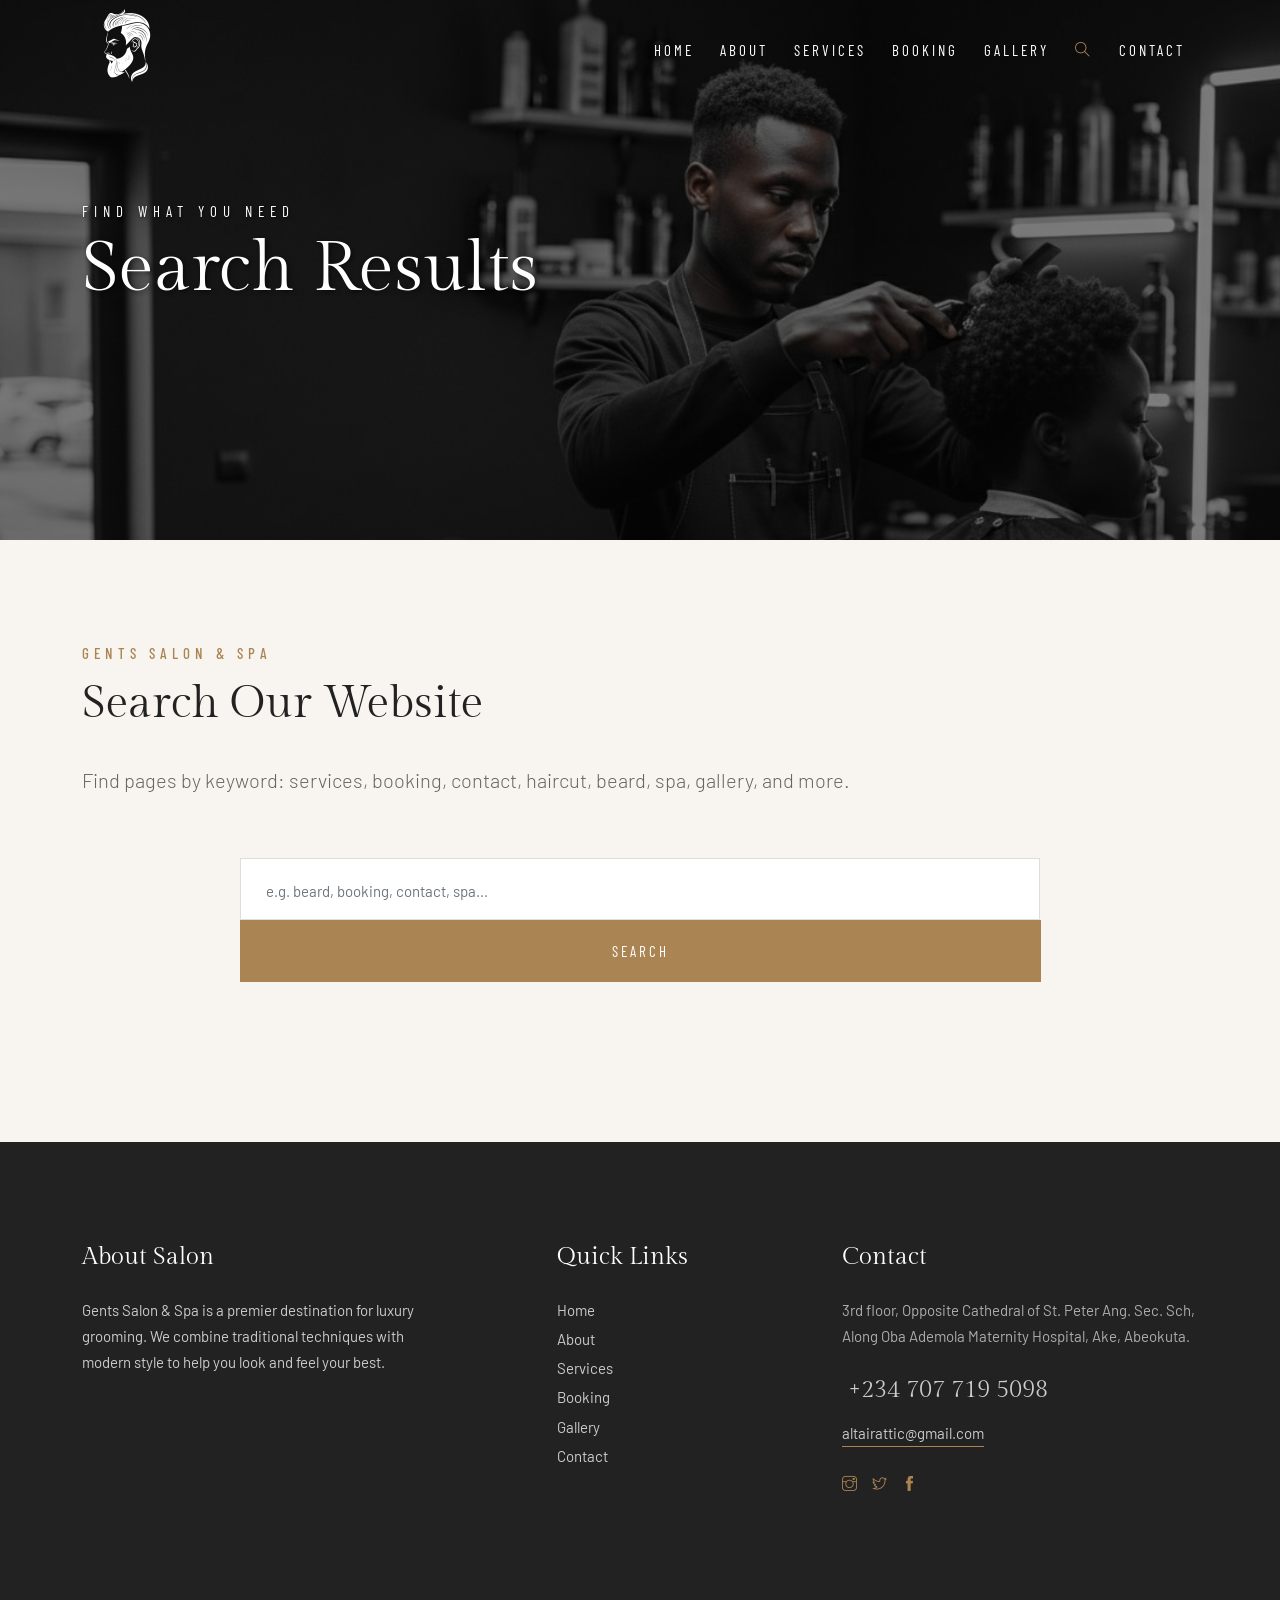
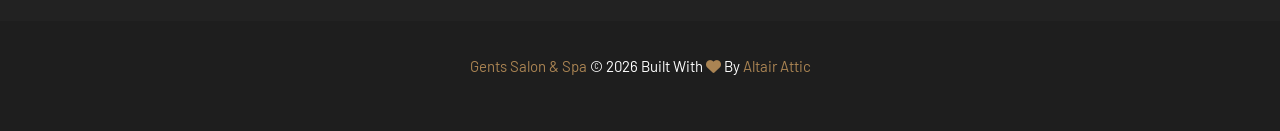
<file: frontend1/search.html>
<!DOCTYPE html>
<html lang="en">

<head>
    <meta charset="UTF-8">
    <meta http-equiv="X-UA-Compatible" content="IE=edge" />
    <meta name="viewport" content="width=device-width, initial-scale=1, maximum-scale=1" />
    <title>Search | Gents Salon & Spa</title>
    <meta name="description"
        content="Search for grooming services, master barbers, and premium spa treatments at Gents Salon & Spa.">
    <link rel="shortcut icon" href="assets/images/logo3.png" type="image/png">
    <link rel="preconnect" href="https://fonts.googleapis.com">
    <link rel="preconnect" href="https://fonts.gstatic.com" crossorigin>
    <link
        href="https://fonts.googleapis.com/css2?family=Barlow+Condensed:wght@300;400&family=Barlow:wght@400&family=Gilda+Display&display=swap"
        rel="stylesheet">
    <link rel="stylesheet" href="assets/css/plugins.css" />
    <link rel="stylesheet" href="assets/css/style.css" />
    <link rel="stylesheet" href="assets/css/salon-custom.css" />
</head>

<body>

    <!-- Progress scroll totop -->
    <div class="progress-wrap cursor-pointer">
        <svg class="progress-circle svg-content" width="100%" height="100%" viewBox="-1 -1 102 102">
            <path d="M50,1 a49,49 0 0,1 0,98 a49,49 0 0,1 0,-98" />
        </svg>
    </div>
    <!-- Navbar -->
    <nav class="navbar navbar-expand-lg">
        <div class="container">
            <!-- Logo -->
            <div class="logo-wrapper">
                <a class="logo" href="index.html"> <img src="assets/images/logo3.png" class="logo-img" alt=""> </a>
            </div>
            <!-- Button -->
            <button class="navbar-toggler" type="button" data-bs-toggle="collapse" data-bs-target="#navbar"
                aria-controls="navbar" aria-expanded="false" aria-label="Toggle navigation"> <span
                    class="navbar-toggler-icon"><i class="ti-menu"></i></span> </button>
            <!-- Menu -->
            <div class="collapse navbar-collapse" id="navbar">
                <ul class="navbar-nav ms-auto">
                    <li class="nav-item"><a class="nav-link" href="index.html">Home</a></li>
                    <li class="nav-item"><a class="nav-link" href="about.html">About</a></li>
                    <li class="nav-item"><a class="nav-link" href="services.html">Services</a></li>
                    <li class="nav-item"><a class="nav-link" href="booking.html">Booking</a></li>
                    <li class="nav-item"><a class="nav-link" href="gallery.html">Gallery</a></li>
                    <li class="nav-item"><a class="nav-link active" href="gallery.html"><i class="ti-search"></i></a>
                    </li>
                    <li class="nav-item"><a class="nav-link" href="contact.html">Contact</a></li>
                </ul>
            </div>
        </div>
    </nav>
    <!-- Header Banner -->
    <div class="banner-header section-padding valign bg-img bg-fixed" data-overlay-dark="5"
        data-background="assets/images/slider/slider3.jpg">
        <div class="container">
            <div class="row">
                <div class="col-md-12 caption mt-90">
                    <h5>Find What You Need</h5>
                    <h1>Search Results</h1>
                </div>
            </div>
        </div>
    </div>
    <!-- Search Section -->
    <section class="section-padding">
        <div class="container">
            <div class="row">
                <div class="col-md-12 mb-30">
                    <div class="section-subtitle">Gents Salon & Spa</div>
                    <div class="section-title">Search Our Website</div>
                    <p class="lead mb-30">Find pages by keyword: services, booking, contact, haircut, beard, spa,
                        gallery, and more.</p>
                </div>
                <!-- Search Form -->
                <div class="col-md-12">
                    <form id="search-form" method="get" action="search.html" role="search" class="mb-60">
                        <div class="input-group input-group-lg" style="max-width: 800px; margin: 0 auto;">
                            <input type="search" id="search-query" name="q" class="form-control"
                                placeholder="e.g. beard, booking, contact, spa..." aria-label="Search keyword"
                                autocomplete="off"
                                style="border-radius: 0; background: #fff; border: 1px solid #ddd; padding: 15px 25px;">
                            <button type="submit" class="btn-form1-submit"
                                style="margin: 0; border-radius: 0; padding: 0 40px;">Search</button>
                        </div>
                    </form>
                </div>
            </div>
            <!-- Search Results -->
            <div id="search-results" class="row d-none">
                <div class="col-md-12">
                    <p id="search-results-empty" class="text-muted d-none" role="status"></p>
                    <div id="search-results-list" class="row"></div>
                </div>
            </div>
        </div>
    </section>

    <!-- Footer -->
    <footer class="footer">
        <div class="footer-top">
            <div class="container">
                <div class="row">
                    <div class="col-md-4">
                        <div class="footer-column footer-about">
                            <h3 class="footer-title">About Salon</h3>
                            <p class="footer-about-text">Gents Salon & Spa is a premier destination for luxury
                                grooming. We combine traditional techniques with modern style to help you look and feel
                                your best.</p>
                        </div>
                    </div>
                    <div class="col-md-3 offset-md-1">
                        <div class="footer-column footer-explore clearfix">
                            <h3 class="footer-title">Quick Links</h3>
                            <ul class="footer-explore-list list-unstyled">
                                <li><a href="index.html">Home</a></li>
                                <li><a href="about.html">About</a></li>
                                <li><a href="services.html">Services</a></li>
                                <li><a href="booking.html">Booking</a></li>
                                <li><a href="gallery.html">Gallery</a></li>
                                <li><a href="contact.html">Contact</a></li>
                            </ul>
                        </div>
                    </div>
                    <div class="col-md-4">
                        <div class="footer-column footer-contact">
                            <h3 class="footer-title">Contact</h3>
                            <p class="footer-contact-text">3rd floor, Opposite Cathedral of St. Peter Ang. Sec. Sch,
                                Along Oba Ademola Maternity Hospital, Ake, Abeokuta.</p>
                            <div class="footer-contact-info">
                                <p class="footer-contact-phone"><span class="flaticon flaticon-call"></span> +234 707
                                    719 5098
                                </p>
                                <p class="footer-contact-mail">altairattic@gmail.com</p>
                            </div>
                            <div class="footer-about-social-list">
                                <a href="#"><i class="ti-instagram"></i></a>
                                <a href="#"><i class="ti-twitter"></i></a>
                                <a href="#"><i class="ti-facebook"></i></a>
                            </div>
                        </div>
                    </div>
                </div>
            </div>
        </div>
        <div class="footer-bottom">
            <div class="container">
                <div class="row">
                    <div class="col-md-12">
                        <div class="footer-bottom-inner">
                            <p class="text-white">
                                <span style="color:#AA8453;">Gents Salon & Spa</span> &copy; 2026 Built With <span
                                    style="color: #AA8453;"><i class="fa-solid fa-heart"></i></span> By <a
                                    href="http://altair-attic.com/software-development" style="color:#AA8453;">Altair
                                    Attic</a>
                            </p>
                        </div>
                    </div>
                </div>
            </div>
        </div>
    </footer>

    <!-- jQuery -->
    <script src="assets/js/jquery-3.7.1.min.js"></script>
    <script src="assets/js/jquery-migrate-3.5.0.min.js"></script>
    <script src="assets/js/modernizr-2.6.2.min.js"></script>
    <script src="assets/js/imagesloaded.pkgd.min.js"></script>
    <script src="assets/js/jquery.isotope.v3.0.2.js"></script>
    <script src="assets/js/pace.js"></script>
    <script src="assets/js/popper.min.js"></script>
    <script src="assets/js/bootstrap.min.js"></script>
    <script src="assets/js/scrollIt.min.js"></script>
    <script src="assets/js/jquery.waypoints.min.js"></script>
    <script src="assets/js/owl.carousel.min.js"></script>
    <script src="assets/js/jquery.stellar.min.js"></script>
    <script src="assets/js/jquery.magnific-popup.js"></script>
    <script src="assets/js/YouTubePopUp.js"></script>
    <script src="assets/js/select2.js"></script>
    <script src="assets/js/datepicker.js"></script>
    <script src="assets/js/smooth-scroll.min.js"></script>
    <script src="assets/js/search-index.js"></script>
    <script src="assets/js/search.js"></script>
    <script src="assets/js/custom.js"></script>
</body>

</html>
</file>
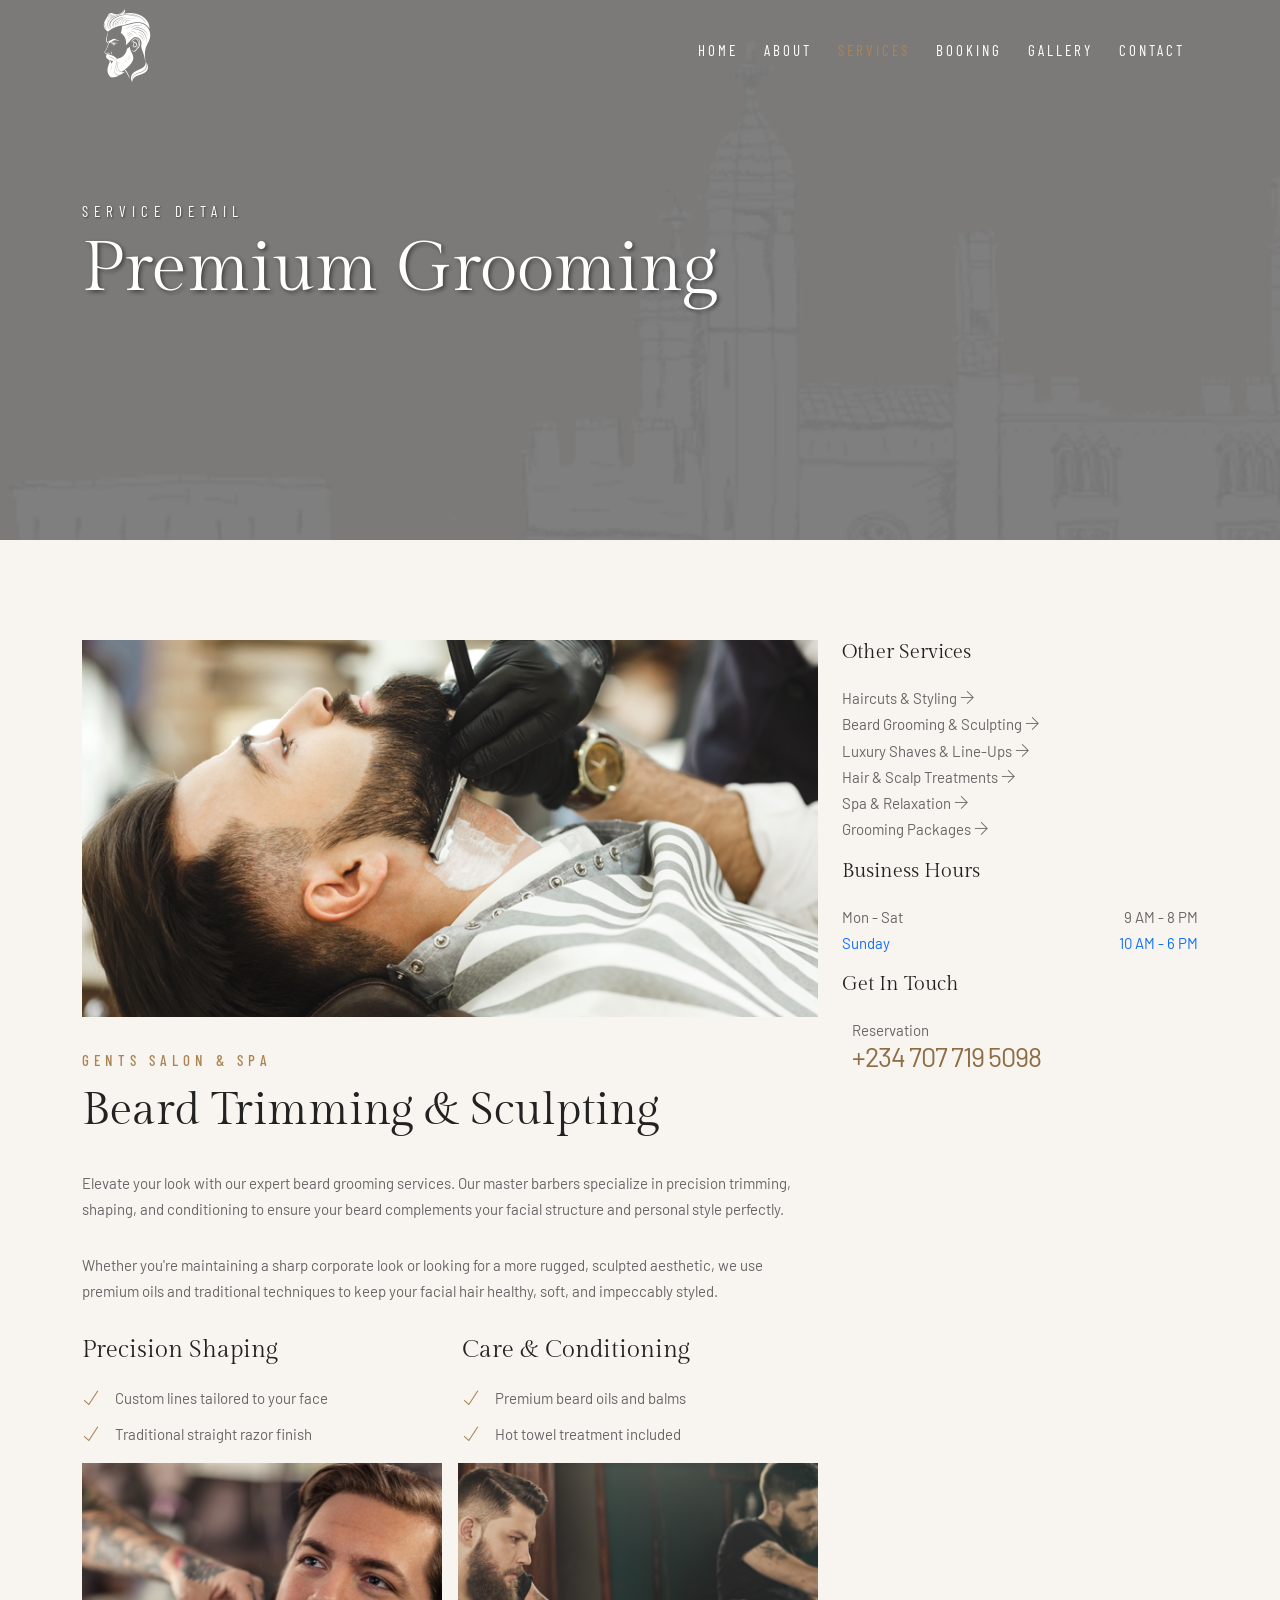
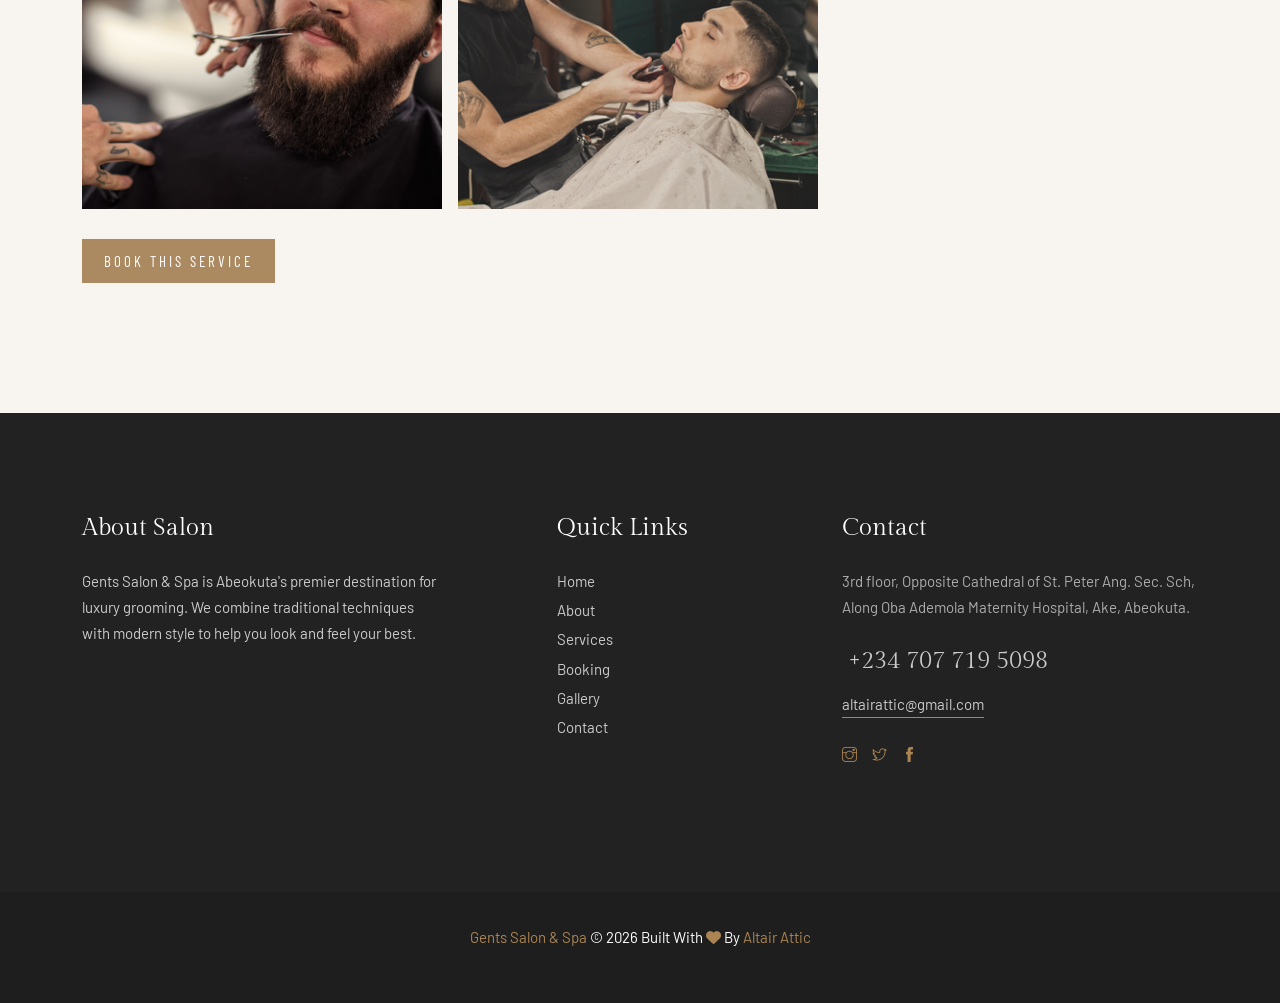
<file: frontend1/service-single.html>
<!DOCTYPE html>
<html lang="en">

<head>
    <meta charset="UTF-8">
    <meta http-equiv="X-UA-Compatible" content="IE=edge" />
    <meta name="viewport" content="width=device-width, initial-scale=1, maximum-scale=1" />
    <title>Service Details | Gents Salon & Spa</title>
    <meta name="description"
        content="Explore our premium grooming services in detail. From precision haircuts to luxury shaves, we offer the best for the modern gentleman.">
    <link rel="shortcut icon" href="assets/images/logo3.png" type="image/png">
    <link rel="preconnect" href="https://fonts.googleapis.com">
    <link rel="preconnect" href="https://fonts.gstatic.com" crossorigin>
    <link
        href="https://fonts.googleapis.com/css2?family=Barlow+Condensed:wght@300;400&family=Barlow:wght@400&family=Gilda+Display&display=swap"
        rel="stylesheet">
    <link rel="stylesheet" href="assets/css/plugins.css" />
    <link rel="stylesheet" href="assets/css/style.css" />
    <link rel="stylesheet" href="assets/css/salon-custom.css" />
</head>

<body>

    <!-- Progress scroll totop -->
    <div class="progress-wrap cursor-pointer">
        <svg class="progress-circle svg-content" width="100%" height="100%" viewBox="-1 -1 102 102">
            <path d="M50,1 a49,49 0 0,1 0,98 a49,49 0 0,1 0,-98" />
        </svg>
    </div>
    <!-- Navbar -->
    <nav class="navbar navbar-expand-lg">
        <div class="container">
            <!-- Logo -->
            <div class="logo-wrapper">
                <a class="logo" href="index.html"> <img src="assets/images/logo3.png" class="logo-img" alt=""> </a>
            </div>
            <!-- Button -->
            <button class="navbar-toggler" type="button" data-bs-toggle="collapse" data-bs-target="#navbar"
                aria-controls="navbar" aria-expanded="false" aria-label="Toggle navigation"> <span
                    class="navbar-toggler-icon"><i class="ti-menu"></i></span> </button>
            <!-- Menu -->
            <div class="collapse navbar-collapse" id="navbar">
                <ul class="navbar-nav ms-auto">
                    <li class="nav-item"><a class="nav-link" href="index.html">Home</a></li>
                    <li class="nav-item"><a class="nav-link" href="about.html">About</a></li>
                    <li class="nav-item"><a class="nav-link active" href="services.html">Services</a></li>
                    <li class="nav-item"><a class="nav-link" href="booking.html">Booking</a></li>
                    <li class="nav-item"><a class="nav-link" href="gallery.html">Gallery</a></li>
                    <li class="nav-item"><a class="nav-link" href="contact.html">Contact</a></li>
                </ul>
            </div>
        </div>
    </nav>
    <!-- Header Banner -->
    <div class="banner-header section-padding valign bg-img bg-fixed" data-overlay-dark="5"
        data-background="assets/images/service/service-bg.png">
        <div class="container">
            <div class="row">
                <div class="col-md-12 caption mt-90">
                    <h5>Service Detail</h5>
                    <h1>Premium Grooming</h1>
                </div>
            </div>
        </div>
    </div>
    <!-- Service Content -->
    <section class="rooms-page section-padding">
        <div class="container">
            <div class="row">
                <div class="col-md-8 animate-box" data-animate-effect="fadeInUp">
                    <div class="service-single-image mb-30">
                        <img src="assets/images/service/service-single1.png" alt="Beard Trimming"
                            class="img-fluid w-100">
                    </div>
                    <div class="section-subtitle">Gents Salon & Spa</div>
                    <div class="section-title">Beard Trimming & Sculpting</div>
                    <p class="mb-30">Elevate your look with our expert beard grooming services. Our master barbers
                        specialize in precision trimming, shaping, and conditioning to ensure your beard complements
                        your facial structure and personal style perfectly.</p>
                    <p class="mb-30">Whether you're maintaining a sharp corporate look or looking for a more rugged,
                        sculpted aesthetic, we use premium oils and traditional techniques to keep your facial hair
                        healthy, soft, and impeccably styled.</p>
                    <div class="row">
                        <div class="col-md-6 mb-30">
                            <h6>Precision Shaping</h6>
                            <ul class="list-unstyled page-list">
                                <li>
                                    <div class="page-list-icon"> <span class="ti-check"></span> </div>
                                    <div class="page-list-text">
                                        <p>Custom lines tailored to your face</p>
                                    </div>
                                </li>
                                <li>
                                    <div class="page-list-icon"> <span class="ti-check"></span> </div>
                                    <div class="page-list-text">
                                        <p>Traditional straight razor finish</p>
                                    </div>
                                </li>
                            </ul>
                        </div>
                        <div class="col-md-6 mb-30">
                            <h6>Care & Conditioning</h6>
                            <ul class="list-unstyled page-list">
                                <li>
                                    <div class="page-list-icon"> <span class="ti-check"></span> </div>
                                    <div class="page-list-text">
                                        <p>Premium beard oils and balms</p>
                                    </div>
                                </li>
                                <li>
                                    <div class="page-list-icon"> <span class="ti-check"></span> </div>
                                    <div class="page-list-text">
                                        <p>Hot towel treatment included</p>
                                    </div>
                                </li>
                            </ul>
                        </div>
                    </div>
                    <div class="row g-3 mb-30">
                        <div class="col-md-6">
                            <img src="assets/images/service/service-single2.png" alt="" class="img-fluid">
                        </div>
                        <div class="col-md-6">
                            <img src="assets/images/service/service-single3.png" alt="" class="img-fluid">
                        </div>
                    </div>
                    <div class="butn-dark mt-15 mb-30"> <a href="booking.html"><span>Book This Service</span></a> </div>
                </div>
                <!-- Sidebar -->
                <div class="col-md-4 animate-box" data-animate-effect="fadeInUp">
                    <div class="sidebar">
                        <div class="widget">
                            <h5 class="widget-title">Other Services</h5>
                            <ul class="list-unstyled widget-list">
                                <li><a href="service-single.html">Haircuts & Styling <i class="ti-arrow-right"></i></a>
                                </li>
                                <li class="active"><a href="service-single.html">Beard Grooming & Sculpting <i
                                            class="ti-arrow-right"></i></a></li>
                                <li><a href="service-single.html">Luxury Shaves & Line-Ups <i
                                            class="ti-arrow-right"></i></a></li>
                                <li><a href="service-single.html">Hair & Scalp Treatments <i
                                            class="ti-arrow-right"></i></a></li>
                                <li><a href="service-single.html">Spa & Relaxation <i class="ti-arrow-right"></i></a>
                                </li>
                                <li><a href="service-single.html">Grooming Packages <i class="ti-arrow-right"></i></a>
                                </li>
                            </ul>
                        </div>
                        <div class="widget">
                            <h5 class="widget-title">Business Hours</h5>
                            <ul class="list-unstyled widget-list">
                                <li class="d-flex justify-content-between">Mon - Sat <span>9 AM - 8 PM</span></li>
                                <li class="d-flex justify-content-between text-primary">Sunday <span>10 AM - 6 PM</span>
                                </li>
                            </ul>
                        </div>
                        <div class="widget">
                            <h5 class="widget-title">Get In Touch</h5>
                            <div class="reservations">
                                <div class="icon"><span class="flaticon flaticon-call"></span></div>
                                <div class="text">
                                    <p>Reservation</p> <a href="tel:+2347077195098">+234 707 719 5098</a>
                                </div>
                            </div>
                        </div>
                    </div>
                </div>
            </div>
        </div>
    </section>

    <!-- Footer -->
    <footer class="footer">
        <div class="footer-top">
            <div class="container">
                <div class="row">
                    <div class="col-md-4">
                        <div class="footer-column footer-about">
                            <h3 class="footer-title">About Salon</h3>
                            <p class="footer-about-text">Gents Salon & Spa is Abeokuta's premier destination for luxury
                                grooming. We combine traditional techniques with modern style to help you look and feel
                                your best.</p>
                        </div>
                    </div>
                    <div class="col-md-3 offset-md-1">
                        <div class="footer-column footer-explore clearfix">
                            <h3 class="footer-title">Quick Links</h3>
                            <ul class="footer-explore-list list-unstyled">
                                <li><a href="index.html">Home</a></li>
                                <li><a href="about.html">About</a></li>
                                <li><a href="services.html">Services</a></li>
                                <li><a href="booking.html">Booking</a></li>
                                <li><a href="gallery.html">Gallery</a></li>
                                <li><a href="contact.html">Contact</a></li>
                            </ul>
                        </div>
                    </div>
                    <div class="col-md-4">
                        <div class="footer-column footer-contact">
                            <h3 class="footer-title">Contact</h3>
                            <p class="footer-contact-text">3rd floor, Opposite Cathedral of St. Peter Ang. Sec. Sch,
                                Along Oba Ademola Maternity Hospital, Ake, Abeokuta.</p>
                            <div class="footer-contact-info">
                                <p class="footer-contact-phone"><span class="flaticon flaticon-call"></span> +234 707
                                    719 5098
                                </p>
                                <p class="footer-contact-mail">altairattic@gmail.com</p>
                            </div>
                            <div class="footer-about-social-list">
                                <a href="#"><i class="ti-instagram"></i></a>
                                <a href="#"><i class="ti-twitter"></i></a>
                                <a href="#"><i class="ti-facebook"></i></a>
                            </div>
                        </div>
                    </div>
                </div>
            </div>
        </div>
        <div class="footer-bottom">
            <div class="container">
                <div class="row">
                    <div class="col-md-12">
                        <div class="footer-bottom-inner">
                            <p class="text-white">
                                <span style="color:#AA8453;">Gents Salon & Spa</span> &copy; 2026 Built With <span
                                    style="color: #AA8453;"><i class="fa-solid fa-heart"></i></span> By <a
                                    href="http://altair-attic.com/software-development" style="color:#AA8453;">Altair
                                    Attic</a>
                            </p>
                        </div>
                    </div>
                </div>
            </div>
        </div>
    </footer>

    <!-- jQuery -->
    <script src="assets/js/jquery-3.7.1.min.js"></script>
    <script src="assets/js/jquery-migrate-3.5.0.min.js"></script>
    <script src="assets/js/modernizr-2.6.2.min.js"></script>
    <script src="assets/js/imagesloaded.pkgd.min.js"></script>
    <script src="assets/js/jquery.isotope.v3.0.2.js"></script>
    <script src="assets/js/pace.js"></script>
    <script src="assets/js/popper.min.js"></script>
    <script src="assets/js/bootstrap.min.js"></script>
    <script src="assets/js/scrollIt.min.js"></script>
    <script src="assets/js/jquery.waypoints.min.js"></script>
    <script src="assets/js/owl.carousel.min.js"></script>
    <script src="assets/js/jquery.stellar.min.js"></script>
    <script src="assets/js/jquery.magnific-popup.js"></script>
    <script src="assets/js/YouTubePopUp.js"></script>
    <script src="assets/js/select2.js"></script>
    <script src="assets/js/datepicker.js"></script>
    <script src="assets/js/smooth-scroll.min.js"></script>
    <script src="assets/js/custom.js"></script>
</body>

</html>
</file>
<file: frontend/assets/fonts/flaticon.css>
/*
  	Flaticon icon font: Flaticon
  	Creation date: 19/02/2016 14:45
  	*/

@font-face {
  font-family: "Flaticon";
  font-display: swap;
  src: url("Flaticon.eot");
  src: url("Flaticond41d.eot?#iefix") format("embedded-opentype"),
       url("Flaticon.woff") format("woff"),
       url("Flaticon.ttf") format("truetype"),
       url("Flaticon.svg#Flaticon") format("svg");
  font-weight: normal;
  font-style: normal;
}

@media screen and (-webkit-min-device-pixel-ratio:0) {
  @font-face {
    font-family: "Flaticon";
    src: url("Flaticon.svg#Flaticon") format("svg");
  }
}

.flaticon {   
  display: inline-block;
  font: normal normal normal 14px/1 Flaticon;
  font-size: inherit;
  text-rendering: auto;
  -webkit-font-smoothing: antialiased;
  -moz-osx-font-smoothing: grayscale;
  
}

.flaticon-bald-man-head:before { content: "\f100"; }
.flaticon-black-hair:before { content: "\f101"; }
.flaticon-black-long-female-hair-shape:before { content: "\f102"; }
.flaticon-black-long-hair:before { content: "\f103"; }
.flaticon-black-short-hair-shape:before { content: "\f104"; }
.flaticon-boy-hair-outline:before { content: "\f105"; }
.flaticon-boy-hair-shape:before { content: "\f106"; }
.flaticon-brush-for-shaving:before { content: "\f107"; }
.flaticon-brush-silhouette:before { content: "\f108"; }
.flaticon-brush-tool:before { content: "\f109"; }
.flaticon-chair-and-mirror-of-hair-salon:before { content: "\f10a"; }
.flaticon-chair-and-sink-tools-for-wash-hair-at-the-salon:before { content: "\f10b"; }
.flaticon-chair-side-view-silhouette:before { content: "\f10c"; }
.flaticon-chair-silhouette:before { content: "\f10d"; }
.flaticon-circular-comb:before { content: "\f10e"; }
.flaticon-close-hair-salon-signal-with-scissors-image-hanging-of-a-nail:before { content: "\f10f"; }
.flaticon-closed-scissors:before { content: "\f110"; }
.flaticon-comb:before { content: "\f111"; }
.flaticon-comb-and-long-hair:before { content: "\f112"; }
.flaticon-comb-and-long-hair-1:before { content: "\f113"; }
.flaticon-comb-for-curled-hair:before { content: "\f114"; }
.flaticon-comb-on-long-dark-female-hair:before { content: "\f115"; }
.flaticon-comb-tool:before { content: "\f116"; }
.flaticon-comb-tool-for-curled-hair:before { content: "\f117"; }
.flaticon-comb-tool-for-hair:before { content: "\f118"; }
.flaticon-comb-variant:before { content: "\f119"; }
.flaticon-combs-couple:before { content: "\f11a"; }
.flaticon-combs-kit:before { content: "\f11b"; }
.flaticon-commercial-hair-salon-symbol-of-circular-shape:before { content: "\f11c"; }
.flaticon-curled-black-long-female-hair-shape:before { content: "\f11d"; }
.flaticon-curled-short-black-hair-shape:before { content: "\f11e"; }
.flaticon-curler-hair-tool:before { content: "\f11f"; }
.flaticon-curlers-hair-salon-tools:before { content: "\f120"; }
.flaticon-dark-female-hair-shape:before { content: "\f121"; }
.flaticon-elastic-circles-for-hair:before { content: "\f122"; }
.flaticon-elegant-mirror:before { content: "\f123"; }
.flaticon-female-black-hair:before { content: "\f124"; }
.flaticon-female-black-hair-shape:before { content: "\f125"; }
.flaticon-female-black-hair-shape-1:before { content: "\f126"; }
.flaticon-female-black-long-hair-shape:before { content: "\f127"; }
.flaticon-female-black-short-hair-shape-at-one-side:before { content: "\f128"; }
.flaticon-female-dark-long-hair-shape-of-juvenile-style:before { content: "\f129"; }
.flaticon-female-hair:before { content: "\f12a"; }
.flaticon-female-hair-covered-with-a-cap:before { content: "\f12b"; }
.flaticon-female-hair-cut-with-scissors:before { content: "\f12c"; }
.flaticon-female-hair-salon-symbol:before { content: "\f12d"; }
.flaticon-female-hair-shape:before { content: "\f12e"; }
.flaticon-female-hair-shape-1:before { content: "\f12f"; }
.flaticon-female-hair-shape-and-face-silhouette:before { content: "\f130"; }
.flaticon-female-hair-style:before { content: "\f131"; }
.flaticon-female-hair-with-hat:before { content: "\f132"; }
.flaticon-female-hairs:before { content: "\f133"; }
.flaticon-female-head:before { content: "\f134"; }
.flaticon-female-head-silhouette:before { content: "\f135"; }
.flaticon-female-head-silhouette-from-side-view-with-short-hair-style-cut:before { content: "\f136"; }
.flaticon-female-head-silhouette-of-short-hair:before { content: "\f137"; }
.flaticon-female-head-silhouette-with-ponytail:before { content: "\f138"; }
.flaticon-female-head-with-big-hair-shape-on-it:before { content: "\f139"; }
.flaticon-female-head-with-ponytail:before { content: "\f13a"; }
.flaticon-female-long-dark-hair-wig:before { content: "\f13b"; }
.flaticon-female-long-hair:before { content: "\f13c"; }
.flaticon-female-long-hair-1:before { content: "\f13d"; }
.flaticon-female-long-hair-with-ponytails:before { content: "\f13e"; }
.flaticon-female-short-hair:before { content: "\f13f"; }
.flaticon-female-short-hair-on-head-silhouette:before { content: "\f140"; }
.flaticon-female-short-hair-style-silhouette:before { content: "\f141"; }
.flaticon-female-wig:before { content: "\f142"; }
.flaticon-fen-and-chair-hair-salon-tools:before { content: "\f143"; }
.flaticon-foam-hair-salon-tool:before { content: "\f144"; }
.flaticon-four-scissors-in-a-badge:before { content: "\f145"; }
.flaticon-geisha-hair-shape:before { content: "\f146"; }
.flaticon-gel-container-for-hair:before { content: "\f147"; }
.flaticon-hair:before { content: "\f148"; }
.flaticon-hair-bottles-in-a-circle:before { content: "\f149"; }
.flaticon-hair-brush:before { content: "\f14a"; }
.flaticon-hair-brushes:before { content: "\f14b"; }
.flaticon-hair-care-tube:before { content: "\f14c"; }
.flaticon-hair-clips:before { content: "\f14d"; }
.flaticon-hair-curler:before { content: "\f14e"; }
.flaticon-hair-in-mirror:before { content: "\f14f"; }
.flaticon-hair-salon-badge:before { content: "\f150"; }
.flaticon-hair-salon-badge-1:before { content: "\f151"; }
.flaticon-hair-salon-badge-2:before { content: "\f152"; }
.flaticon-hair-salon-badge-circle-with-three-bottles:before { content: "\f153"; }
.flaticon-hair-salon-badge-with-scissors:before { content: "\f154"; }
.flaticon-hair-salon-badge-with-scissors-and-mustache:before { content: "\f155"; }
.flaticon-hair-salon-commercial-circular-symbol:before { content: "\f156"; }
.flaticon-hair-salon-commercial-signal:before { content: "\f157"; }
.flaticon-hair-salon-fen-silhouette:before { content: "\f158"; }
.flaticon-hair-salon-funnel:before { content: "\f159"; }
.flaticon-hair-salon-male-symbol:before { content: "\f15a"; }
.flaticon-hair-salon-mustache-circular-symbol:before { content: "\f15b"; }
.flaticon-hair-salon-situation:before { content: "\f15c"; }
.flaticon-hair-salon-situation-1:before { content: "\f15d"; }
.flaticon-hair-salon-situation-2:before { content: "\f15e"; }
.flaticon-hair-salon-situation-of-two-persons:before { content: "\f15f"; }
.flaticon-hair-salon-spray-bottle-and-can:before { content: "\f160"; }
.flaticon-hair-salon-spray-bottle-silhouette:before { content: "\f161"; }
.flaticon-hair-salon-spray-bottles:before { content: "\f162"; }
.flaticon-hair-salon-tool:before { content: "\f163"; }
.flaticon-hair-salon-tool-black-shape:before { content: "\f164"; }
.flaticon-hair-salon-tube-black-container-shape-side-view:before { content: "\f165"; }
.flaticon-hair-shape:before { content: "\f166"; }
.flaticon-hair-shape-1:before { content: "\f167"; }
.flaticon-hair-shape-2:before { content: "\f168"; }
.flaticon-hair-short-black-shape:before { content: "\f169"; }
.flaticon-hair-straightener:before { content: "\f16a"; }
.flaticon-hair-straightener-1:before { content: "\f16b"; }
.flaticon-hair-straightener-on-long-female-hair:before { content: "\f16c"; }
.flaticon-hair-straighter-and-hair-curler:before { content: "\f16d"; }
.flaticon-hair-style-badge:before { content: "\f16e"; }
.flaticon-hair-style-badge-1:before { content: "\f16f"; }
.flaticon-hair-style-badge-2:before { content: "\f170"; }
.flaticon-hair-style-badge-3:before { content: "\f171"; }
.flaticon-hair-style-badge-for-commercial-salon:before { content: "\f172"; }
.flaticon-hair-style-badge-for-female-hair-salon:before { content: "\f173"; }
.flaticon-hair-style-badge-with-a-mustache:before { content: "\f174"; }
.flaticon-hair-style-badge-with-a-scissor-and-banner:before { content: "\f175"; }
.flaticon-hair-style-badge-with-combs:before { content: "\f176"; }
.flaticon-hair-style-for-gentlemen:before { content: "\f177"; }
.flaticon-hair-style-medal:before { content: "\f178"; }
.flaticon-hair-style-salon-circular-badge:before { content: "\f179"; }
.flaticon-hair-style-shape:before { content: "\f17a"; }
.flaticon-hair-style-shop-badge-with-a-mustache-shape:before { content: "\f17b"; }
.flaticon-hair-style-shop-signal:before { content: "\f17c"; }
.flaticon-hair-style-signal-circle-with-scissor:before { content: "\f17d"; }
.flaticon-hair-style-silhouette:before { content: "\f17e"; }
.flaticon-hair-with-a-hat:before { content: "\f17f"; }
.flaticon-hairdresser:before { content: "\f180"; }
.flaticon-hairdresser-1:before { content: "\f181"; }
.flaticon-hairdresser-applying-hair-dye-to-a-client-of-hair-salon:before { content: "\f182"; }
.flaticon-hairdresser-covering-client-head-with-foam:before { content: "\f183"; }
.flaticon-hairdresser-drying-the-hair-of-a-client-sitting-on-a-chair-in-front-of-him:before { content: "\f184"; }
.flaticon-hairdresser-eyeglasses-mustache-and-scissors:before { content: "\f185"; }
.flaticon-hairdresser-showing-a-mirror-to-the-client:before { content: "\f186"; }
.flaticon-hairdresser-standing-with-a-hair-straightener-behind-the-client-sitting-on-a-chair:before { content: "\f187"; }
.flaticon-hairdresser-washing-the-hair-of-a-client-with-bubbles-shampoo:before { content: "\f188"; }
.flaticon-hairdresser-with-comb-and-scissors:before { content: "\f189"; }
.flaticon-hairdresser-with-combs:before { content: "\f18a"; }
.flaticon-hairdresser-with-hairdryer:before { content: "\f18b"; }
.flaticon-hairdresser-with-scissors-cutting-the-hair-to-a-client-sitting-in-front-of-him:before { content: "\f18c"; }
.flaticon-hairdresser-with-spray-bottle-behind-the-client-of-hair-salon:before { content: "\f18d"; }
.flaticon-hairdresser-with-spray-bottle-behind-the-client-of-the-salon:before { content: "\f18e"; }
.flaticon-hairdresser-with-tools-for-hair-in-his-hands:before { content: "\f18f"; }
.flaticon-hairdryer-and-comb:before { content: "\f190"; }
.flaticon-hairdryer-silhouette:before { content: "\f191"; }
.flaticon-hairdryer-silhouette-side-view:before { content: "\f192"; }
.flaticon-hairstyle:before { content: "\f193"; }
.flaticon-hairstyle-with-one-short-side-and-the-other-long:before { content: "\f194"; }
.flaticon-hairstylist-with-scissors-and-spray-bottle-in-hands:before { content: "\f195"; }
.flaticon-head-silhouette-with-short-hair:before { content: "\f196"; }
.flaticon-heads-hairs-and-scissors:before { content: "\f197"; }
.flaticon-human-hair-shape:before { content: "\f198"; }
.flaticon-human-male-hairs-of-the-head:before { content: "\f199"; }
.flaticon-irregular-dark-hair-shape:before { content: "\f19a"; }
.flaticon-juvenile-female-hair-with-two-ponytails-hanging-at-both-sides:before { content: "\f19b"; }
.flaticon-liquid-soap-container-bottle-black-silhouette-side-view:before { content: "\f19c"; }
.flaticon-long-dark-female-hair-shape:before { content: "\f19d"; }
.flaticon-long-dark-female-hair-shape-1:before { content: "\f19e"; }
.flaticon-long-dark-female-juvenile-wig:before { content: "\f19f"; }
.flaticon-long-female-dark-hair:before { content: "\f1a0"; }
.flaticon-long-female-hair:before { content: "\f1a1"; }
.flaticon-long-female-hair-1:before { content: "\f1a2"; }
.flaticon-long-female-hair-and-hair-curler:before { content: "\f1a3"; }
.flaticon-long-female-hair-image-on-oval-mirror:before { content: "\f1a4"; }
.flaticon-long-female-hair-shape-at-one-side:before { content: "\f1a5"; }
.flaticon-long-female-hair-tincture:before { content: "\f1a6"; }
.flaticon-long-female-hair-wig-shape:before { content: "\f1a7"; }
.flaticon-long-hair-dark-shape:before { content: "\f1a8"; }
.flaticon-long-hair-wig:before { content: "\f1a9"; }
.flaticon-long-hair-with-a-hat:before { content: "\f1aa"; }
.flaticon-long-thin-comb-tool:before { content: "\f1ab"; }
.flaticon-long-young-female-hair:before { content: "\f1ac"; }
.flaticon-male-dark-short-hair-shape:before { content: "\f1ad"; }
.flaticon-male-hair-of-head-and-face-shapes:before { content: "\f1ae"; }
.flaticon-male-hair-of-the-head:before { content: "\f1af"; }
.flaticon-male-hair-on-man-head-side-silhouette:before { content: "\f1b0"; }
.flaticon-male-hair-salon:before { content: "\f1b1"; }
.flaticon-male-hair-style-shop:before { content: "\f1b2"; }
.flaticon-male-head-hair-and-beard:before { content: "\f1b3"; }
.flaticon-male-head-with-hair:before { content: "\f1b4"; }
.flaticon-male-long-hair-with-hat:before { content: "\f1b5"; }
.flaticon-male-short-black-hair-shape:before { content: "\f1b6"; }
.flaticon-male-short-black-hair-shape-1:before { content: "\f1b7"; }
.flaticon-male-short-hair:before { content: "\f1b8"; }
.flaticon-male-short-hair-wig-shape:before { content: "\f1b9"; }
.flaticon-male-wig:before { content: "\f1ba"; }
.flaticon-man-and-shaver:before { content: "\f1bb"; }
.flaticon-man-hair-shape-on-head-side-view-silhouette:before { content: "\f1bc"; }
.flaticon-man-head-and-a-shaver:before { content: "\f1bd"; }
.flaticon-man-head-with-a-hat-side-view-silhouette:before { content: "\f1be"; }
.flaticon-mirror-of-oval-shape:before { content: "\f1bf"; }
.flaticon-mirror-of-oval-shape-1:before { content: "\f1c0"; }
.flaticon-mirror-oval-shape:before { content: "\f1c1"; }
.flaticon-mirror-rectangle:before { content: "\f1c2"; }
.flaticon-mustache-and-beard-black-shapes:before { content: "\f1c3"; }
.flaticon-mustache-hair-salon-symbol:before { content: "\f1c4"; }
.flaticon-mustache-in-a-circle:before { content: "\f1c5"; }
.flaticon-mustache-shape:before { content: "\f1c6"; }
.flaticon-mustache-shape-in-a-square:before { content: "\f1c7"; }
.flaticon-one-comb:before { content: "\f1c8"; }
.flaticon-open-hair-salon-signal:before { content: "\f1c9"; }
.flaticon-open-scissors:before { content: "\f1ca"; }
.flaticon-opened-scissors-variant:before { content: "\f1cb"; }
.flaticon-oval-hair-salon-mirror-with-ornamental-border:before { content: "\f1cc"; }
.flaticon-oval-mirror-of-hair-salon:before { content: "\f1cd"; }
.flaticon-oval-vertical-mirror:before { content: "\f1ce"; }
.flaticon-pets-hair-salon-tools-kit:before { content: "\f1cf"; }
.flaticon-ponytail-hair:before { content: "\f1d0"; }
.flaticon-professional-hair-treatment-with-creams-and-heating-standing-hairdryer:before { content: "\f1d1"; }
.flaticon-punk-male-head-side-view-silhouette:before { content: "\f1d2"; }
.flaticon-punk-male-silhouette:before { content: "\f1d3"; }
.flaticon-punk-man-head-silhouette:before { content: "\f1d4"; }
.flaticon-razor:before { content: "\f1d5"; }
.flaticon-razor-hair-salon-tool:before { content: "\f1d6"; }
.flaticon-razor-to-cut-hairs:before { content: "\f1d7"; }
.flaticon-razor-tool-black-silhouette-of-the-tool-to-cut-male-hair:before { content: "\f1d8"; }
.flaticon-razor-tools:before { content: "\f1d9"; }
.flaticon-razors:before { content: "\f1da"; }
.flaticon-rectangular-mirror:before { content: "\f1db"; }
.flaticon-scissor-and-comb:before { content: "\f1dc"; }
.flaticon-scissors:before { content: "\f1dd"; }
.flaticon-scissors-1:before { content: "\f1de"; }
.flaticon-scissors-2:before { content: "\f1df"; }
.flaticon-scissors-3:before { content: "\f1e0"; }
.flaticon-scissors-4:before { content: "\f1e1"; }
.flaticon-scissors-5:before { content: "\f1e2"; }
.flaticon-scissors-6:before { content: "\f1e3"; }
.flaticon-scissors-and-comb:before { content: "\f1e4"; }
.flaticon-scissors-and-comb-1:before { content: "\f1e5"; }
.flaticon-scissors-and-comb-2:before { content: "\f1e6"; }
.flaticon-scissors-badge:before { content: "\f1e7"; }
.flaticon-scissors-couple-in-hair-salon-badge:before { content: "\f1e8"; }
.flaticon-scissors-cutting-hair:before { content: "\f1e9"; }
.flaticon-scissors-cutting-long-hair:before { content: "\f1ea"; }
.flaticon-scissors-in-a-hair-salon-badge:before { content: "\f1eb"; }
.flaticon-scissors-kit:before { content: "\f1ec"; }
.flaticon-scissors-opened-tool:before { content: "\f1ed"; }
.flaticon-scissors-opened-tool-shape:before { content: "\f1ee"; }
.flaticon-scissors-variant:before { content: "\f1ef"; }
.flaticon-shampoo-application-in-hair-salon:before { content: "\f1f0"; }
.flaticon-shaver:before { content: "\f1f1"; }
.flaticon-shaver-electrical-tool-front-view:before { content: "\f1f2"; }
.flaticon-shaving-male-head-silhouette:before { content: "\f1f3"; }
.flaticon-short-black-hair:before { content: "\f1f4"; }
.flaticon-short-black-hair-shape:before { content: "\f1f5"; }
.flaticon-short-black-hair-shape-1:before { content: "\f1f6"; }
.flaticon-short-black-hair-wig-shape:before { content: "\f1f7"; }
.flaticon-short-black-irregular-hair-shape:before { content: "\f1f8"; }
.flaticon-short-dark-female-hair-shape:before { content: "\f1f9"; }
.flaticon-short-dark-hair:before { content: "\f1fa"; }
.flaticon-short-dark-hair-1:before { content: "\f1fb"; }
.flaticon-short-dark-hair-shape:before { content: "\f1fc"; }
.flaticon-short-dark-hair-shape-1:before { content: "\f1fd"; }
.flaticon-short-dark-hair-shape-of-human-head:before { content: "\f1fe"; }
.flaticon-short-dark-hair-wig:before { content: "\f1ff"; }
.flaticon-short-dark-human-hair:before { content: "\f200"; }
.flaticon-short-dark-male-hair-shape:before { content: "\f201"; }
.flaticon-short-dark-male-hair-shape-1:before { content: "\f202"; }
.flaticon-short-dark-male-hair-shape-2:before { content: "\f203"; }
.flaticon-short-female-dark-hair-shape:before { content: "\f204"; }
.flaticon-short-female-hair-on-side-view-woman-head-silhouette:before { content: "\f205"; }
.flaticon-short-hair:before { content: "\f206"; }
.flaticon-short-hair-1:before { content: "\f207"; }
.flaticon-short-hair-2:before { content: "\f208"; }
.flaticon-short-hair-and-scissors:before { content: "\f209"; }
.flaticon-short-hair-black-shape:before { content: "\f20a"; }
.flaticon-short-hair-of-rounded-external-shape:before { content: "\f20b"; }
.flaticon-short-hair-on-female-head-silhouette:before { content: "\f20c"; }
.flaticon-short-hair-shape:before { content: "\f20d"; }
.flaticon-short-hair-shape-1:before { content: "\f20e"; }
.flaticon-short-hair-shape-2:before { content: "\f20f"; }
.flaticon-short-hair-shape-3:before { content: "\f210"; }
.flaticon-short-hair-shape-reflex-on-a-rectangular-mirror-of-hair-salon:before { content: "\f211"; }
.flaticon-short-hairstyle:before { content: "\f212"; }
.flaticon-short-male-hair-shape:before { content: "\f213"; }
.flaticon-short-male-hair-shape-1:before { content: "\f214"; }
.flaticon-spang-hair-salon-tool:before { content: "\f215"; }
.flaticon-spang-hair-tool-outline:before { content: "\f216"; }
.flaticon-spray-bottle-hair-salon-tool-silhouette:before { content: "\f217"; }
.flaticon-spray-bottles:before { content: "\f218"; }
.flaticon-standing-hairdryer:before { content: "\f219"; }
.flaticon-three-bottles-of-hair-salon:before { content: "\f21a"; }
.flaticon-wig-black-hair:before { content: "\f21b"; }
.flaticon-woman-hair:before { content: "\f21c"; }
.flaticon-woman-hair-black-shape:before { content: "\f21d"; }
.flaticon-woman-hair-cut:before { content: "\f21e"; }
.flaticon-woman-hair-extended-in-front-of-the-head:before { content: "\f21f"; }
.flaticon-woman-hair-image-in-oval-mirror:before { content: "\f220"; }
.flaticon-woman-hair-shape-from-side-view:before { content: "\f221"; }
.flaticon-woman-head-side-silhouette:before { content: "\f222"; }
.flaticon-woman-head-side-view:before { content: "\f223"; }
.flaticon-woman-head-side-view-silhouette:before { content: "\f224"; }
.flaticon-woman-head-silhouette-with-short-curled-hair-style:before { content: "\f225"; }
.flaticon-woman-head-silhouette-with-short-hair:before { content: "\f226"; }
.flaticon-woman-head-with-short-hair-silhouette:before { content: "\f227"; }
.flaticon-woman-silhouette-head-side-view:before { content: "\f228"; }
.flaticon-woman-sitting-waiting-on-a-hair-salon-chair-observing-the-wall-clock:before { content: "\f229"; }
.flaticon-woman-with-long-hair:before { content: "\f22a"; }
.flaticon-young-male-short-irregular-hair-on-head-and-a-small-beard:before { content: "\f22b"; }
</file>
<file: frontend/assets/css/odometer.css>
/* Odometer */
.odometer.odometer-auto-theme,
.odometer.odometer-auto-theme .odometer-digit,
.odometer.odometer-theme-default,
.odometer.odometer-theme-default .odometer-digit {
    -moz-box-orient: vertical;
    display: inline-block;
    vertical-align: middle;
    position: relative;
}
.odometer.odometer-auto-theme .odometer-digit .odometer-digit-spacer,
.odometer.odometer-theme-default .odometer-digit .odometer-digit-spacer {
    -moz-box-orient: vertical;
    display: inline-block;
    vertical-align: middle;
    visibility: hidden;
}
.odometer.odometer-auto-theme .odometer-digit .odometer-digit-inner,
.odometer.odometer-theme-default .odometer-digit .odometer-digit-inner {
    text-align: left;
    display: block;
    position: absolute;
    top: 0;
    left: 0;
    right: 0;
    bottom: 0;
    overflow: hidden;
}
.odometer.odometer-auto-theme .odometer-digit .odometer-ribbon,
.odometer.odometer-theme-default .odometer-digit .odometer-ribbon {
    display: block;
}
.odometer.odometer-auto-theme .odometer-digit .odometer-ribbon-inner,
.odometer.odometer-theme-default .odometer-digit .odometer-ribbon-inner {
    display: block;
    -webkit-backface-visibility: hidden;
}
.odometer.odometer-auto-theme .odometer-digit .odometer-value,
.odometer.odometer-theme-default .odometer-digit .odometer-value {
    display: block;
    -webkit-transform: translateZ(0);
    font-weight: bold;
    margin-top: -3px;
}
.odometer.odometer-auto-theme .odometer-digit .odometer-value.odometer-last-value,
.odometer.odometer-theme-default .odometer-digit .odometer-value.odometer-last-value {
    position: absolute;
}
.odometer.odometer-auto-theme.odometer-animating-up .odometer-ribbon-inner,
.odometer.odometer-theme-default.odometer-animating-up .odometer-ribbon-inner {
    -webkit-transition: -webkit-transform 2s;
    -moz-transition: -moz-transform 2s;
    -ms-transition: -ms-transform 2s;
    -o-transition: -o-transform 2s;
    transition: transform 2s;
}
.odometer.odometer-auto-theme.odometer-animating-down .odometer-ribbon-inner,
.odometer.odometer-auto-theme.odometer-animating-up.odometer-animating .odometer-ribbon-inner,
.odometer.odometer-theme-default.odometer-animating-down .odometer-ribbon-inner,
.odometer.odometer-theme-default.odometer-animating-up.odometer-animating .odometer-ribbon-inner {
    -webkit-transform: translateY(-100%);
    -moz-transform: translateY(-100%);
    -ms-transform: translateY(-100%);
    -o-transform: translateY(-100%);
    transform: translateY(-100%);
}
.odometer.odometer-auto-theme.odometer-animating-down.odometer-animating .odometer-ribbon-inner,
.odometer.odometer-theme-default.odometer-animating-down.odometer-animating .odometer-ribbon-inner {
    -webkit-transition: -webkit-transform 2s;
    -ms-transition: -ms-transform 2s;
    -o-transition: -o-transform 2s;
    transition: transform 2s;
    -webkit-transform: translateY(0);
    -moz-transform: translateY(0);
    -ms-transform: translateY(0);
    -o-transform: translateY(0);
    transform: translateY(0);
}
</file>
<file: frontend1/assets/css/style.css>
/* -------------------------------------------------------

 01. Basics style
 02. Helper style
 03. Selection style 
 04. Preloader style
 05. Owl-Theme custom style
 06. Section style
 07. Navbar style
 08. Header style
 09. Slider-fade style (Homepage Slider)
 10. Slider style (Inner Page Slider)
 11. Kenburns Slider style
 12. Slider Grid Background style
 13. Page Banner Header style
 14. Video Background style
 15. Team style
 16. Rooms 2 style
 17. Rooms 3 style
 18. Rooms Page style
 19. Services style
 20. Restaurant Menu style
 21. Facilties style
 22. Clients style
 23. Gallery style
 24. Promo Video and Testimonials style
 25. Booking style
 26. Pricing style
 27. Careers style
 28. Accordion Box (for Faqs) style
 29. News 1 style
 30. News 2 style
 31. Post style
 32. Contact style
 33. Buttons style
 34. Coming Soon
 35. 404 Page style
 36. Footer style
 37. toTop Button style
 38. Overlay Effect Bg image style
 39. Responsive (Media Query)
 
------------------------------------------------------- */


/* ======= Basic style ======= */
html,
body {
    -moz-osx-font-smoothing: grayscale;
    -webkit-font-smoothing: antialiased;
    -moz-font-smoothing: antialiased;
    font-smoothing: antialiased;
}
* {
    margin: 0;
    padding: 0;
    -webkit-box-sizing: border-box;
    box-sizing: border-box;
    outline: none;
    list-style: none;
    word-wrap: break-word;
}
body {
    font-family: 'Barlow', sans-serif;
    font-size: 15px;
    font-weight: 400;
    line-height: 1.75em;
    color: #666;
    overflow-x: hidden !important;
}
p {
    font-family: 'Barlow', sans-serif;
    font-size: 15px;
    font-weight: 400;
    line-height: 1.75em;
    color: #666;
    margin-bottom: 20px;
}
h1,
h2,
h3,
h4,
h5,
h6 {
    font-family: 'Gilda Display', serif;;
    font-weight: 400;
    line-height: 1.25em;
    margin: 0 0 20px 0;
    color: #222;
}
img {
    width: 100%;
    height: auto;
}
img {
    -webkit-transition: all 0.5s;
    -o-transition: all 0.5s;
    transition: all 0.5s;
    color: #f4f4f4;
}
span,
a,
a:hover {
    display: inline-block;
    text-decoration: none;
    color: inherit;
}
b {
    font-weight: 400;
    color: #aa8453;
}

/* text field */
input[type="password"]:focus,
input[type="email"]:focus,
input[type="text"]:focus,
input[type="file"]:focus,
input[type="radio"]:focus,
input[type="checkbox"]:focus,
textarea:focus {
    outline: none;
}
input[type="password"],
input[type="email"],
input[type="text"],
input[type="file"],
textarea {
    max-width: 100%;
    margin-bottom: 15px;
    padding: 10px 0;
    height: auto;
    background-color: transparent;
    -webkit-box-shadow: none;
    box-shadow: none;
    border-width: 0 0 1px;
    border-style: solid;
    display: block;
    width: 100%;
    line-height: 1.5em;
    font-family: 'Barlow', sans-serif;
    font-size: 15px;
    font-weight: 400;
    color: #666;
    background-image: none;
    border-bottom: 1px solid #ececec;
    border-color: ease-in-out .15s, box-shadow ease-in-out .15s;
}
input:focus,
textarea:focus {
    border-bottom-width: 1px;
    border-color: #aa8453;
}
input[type="submit"],
input[type="reset"],
input[type="button"],
button {
    text-shadow: none;
    -webkit-box-shadow: none;
    box-shadow: none;
    line-height: 1.75em;
    -webkit-transition: background-color .15s ease-out;
    transition: background-color .15s ease-out;
    background: transparent;
    border: 0px solid transparent;
}
input[type="submit"]:hover,
input[type="reset"]:hover,
input[type="button"]:hover,
button:hover {
    border: 0px solid transparent;
}
select {
    padding: 10px;
    border-radius: 5px;
}
table,
th,
tr,
td {
    border: 1px solid #f8f5f0;
}
th,
tr,
td {
    padding: 10px;
}
input[type="radio"],
input[type="checkbox"] {
    display: inline;
}
input[type="submit"] {
    font-weight: 400;
    font-family: 'Gilda Display', serif;;
    text-transform: uppercase;
    background: #aa8453;
    color: #fff;
    padding: 8px 24px;
    margin: 0;
    position: relative;
    font-size: 15px;
    letter-spacing: 3px;
}
.alert-success {
    background: transparent;
    color: #666;
    border: 1px solid #aa8453;
    border-radius: 0px;
}

/* placeholder */
::-webkit-input-placeholder {
    color: #666;
    font-size: 15px;
    font-weight: 400;
}
:-moz-placeholder {
    color: #666;
}
::-moz-placeholder {
    color: #666;
    opacity: 1;
}
:-ms-input-placeholder {
    color: #666;
}

/* blockquote */
blockquote {
    padding: 45px;
    display: block;
    position: relative;
    background-color: #f8f5f0;
    overflow: hidden;
    margin: 35px 0;
    font-size: 15px;
    font-weight: 400;
    line-height: 1.75em;
    color: #666;
}
blockquote p {
    font-family: inherit;
    margin-bottom: 0 !important;
    color: inherit;
    max-width: 650px;
    width:100%;
    position:relative;
    z-index:3;
}
blockquote:before {
    content: '\e645';
    font-family: 'Themify';
    position: absolute;
    right: 40px;
    bottom: 40px;
    font-size: 110px;
    opacity: 0.07;
    line-height: 1;
    color: #222;
}
blockquote p {
    margin-bottom: 0;
}
blockquote p a {
    color:inherit;
}
blockquote cite {
    display:inline-block;
    font-size: 15px;
    position:relative;
    padding-left: 60px;
    border-color:inherit;
    line-height:1;
    margin-top: 22px;
    font-style:normal;
    color: #aa8453;
    font-weight: 400;
}
blockquote cite:before {
    content: '';
    position: absolute;
    left: 0;
    bottom: 5px;
    width: 45px;
    height: 1px;
    border-top: 1px solid; 
    border-color:inherit;
    color: #aa8453;
}


/* ======= Helper style ======= */
.mt-0 {
  margin-top: 0 !important;
}
.mt-15 {
  margin-top: 15px !important;
}
.mt-20 {
  margin-top: 20px !important;
}
.mt-30 {
  margin-top: 30px !important;
}
.mt-60 {
  margin-top: 60px !important;
}
.mt-90 {
  margin-top: 90px !important;
}
.mb-0 {
  margin-bottom: 0 !important;
}
.mb-30 {
  margin-bottom: 30px !important;
}
.mb-60 {
  margin-bottom: 60px !important;
}
.mb-90 {
  margin-bottom: 90px !important;
}
.pb-0 {
  padding-bottom: 0 !important;
}
.no-padding {
  padding: 0 !important;
}

/* important */
.o-hidden {
    overflow: hidden;
}
.position-re {
    position: relative;
}
.full-width {
    width: 100%;
}
.bg-img {
    background-size: cover;
    background-repeat: no-repeat;
}
.bg-fixed {
    background-attachment: fixed;
}
.pattern {
    background-repeat: repeat;
    background-size: auto;
}
.bold {
    font-weight: 600;
}
.count {
    font-family: 'Gilda Display', serif;;
}
.valign {
    display: -webkit-box;
    display: -ms-flexbox;
    display: flex;
    -webkit-box-align: center;
    -ms-flex-align: center;
    align-items: center;
}
.v-middle {
    position: absolute;
    width: 100%;
    top: 50%;
    left: 0;
    -webkit-transform: translate(0%, -50%);
    transform: translate(0%, -50%);
}
.v-bottom {
    position: absolute;
    width: 100%;
    bottom: 5%;
    left: 0;
    -webkit-transform: translate(0%, -5%);
    transform: translate(0%, -5%);
}
.js .animate-box {
    opacity: 0;
}

:root { scroll-behavior: auto; }

.owl-carousel .owl-nav button.owl-next, 
.owl-carousel .owl-nav button.owl-prev, 
.owl-carousel button.owl-dot {
    outline: none;
}

/* background & color */
.bg-blck {
    background: #222;
}
.bg-cream {
    background: #f8f5f0 ;
}
.color-1 {
color: #fff;
}
.color-2 {
color: #adadad;
}
.color-3 {
color: #666;
}
.color-4 {
color: #222;
}
.color-5 {
color: #aa8453;
}

/* star - white  */
.star {
  position: relative;
  display: inline-block;
  width: 0;
  height: 0;
  margin-left: 0.9em;
  margin-right: 0.9em;
  margin-bottom: 1.2em;
  border-right: 0.3em solid transparent;
  border-bottom: 0.7em solid #fff;
  border-left: 0.3em solid transparent;
  /* Controlls the size of the stars. */
  font-size: 8px;
}
.star:before, .star:after {
  content: "";
  display: block;
  width: 0;
  height: 0;
  position: absolute;
  top: 0.6em;
  left: -1em;
  border-right: 1em solid transparent;
  border-bottom: 0.7em solid #fff;
  border-left: 1em solid transparent;
  transform: rotate(-35deg);
}
.star:after {
  transform: rotate(35deg);
}
/* Star rating  */
.star-rating {
  position: relative;
  display: inline-block;
  width: 0;
  height: 0;
  margin-left: 0.9em;
  margin-right: 0.9em;
  margin-bottom: 2em;
  border-right: 0.3em solid transparent;
  border-bottom: 0.7em solid #e4a853;
  border-left: 0.3em solid transparent;
  /* Controlls the size of the stars. */
  font-size: 8px;
}
.star-rating:before, .star-rating:after {
  content: "";
  display: block;
  width: 0;
  height: 0;
  position: absolute;
  top: 0.6em;
  left: -1em;
  border-right: 1em solid transparent;
  border-bottom: 0.7em solid #e4a853;
  border-left: 1em solid transparent;
  transform: rotate(-35deg);
}
.star-rating:after {
  transform: rotate(35deg);
}


/* ======= Selection style ======= */
::-webkit-selection {
    color: #fff;
    background: #aa8453;
}
::-moz-selection {
    color: #fff;
    background: #aa8453;
}
::selection {
    color: #fff;
    background: #aa8453;
}


/* ======= Preloader style ======= */
.preloader-bg,
#preloader {
    position: fixed;
    width: 100%;
    height: 100%;
    overflow: hidden;
    background: #fff;
    z-index: 999999;
}
#preloader {
    display: table;
    table-layout: fixed;
}
#preloader-status {
    display: table-cell;
    vertical-align: middle;
}
.preloader-position {
    position: relative;
    margin: 0 auto;
    text-align: center;
    -webkit-box-sizing: border-box;
    -moz-box-sizing: border-box;
    -ms-box-sizing: border-box;
    -o-box-sizing: border-box;
    box-sizing: border-box;
}
.loader {
    position: relative;
    width: 70px;
    height: 70px;
    left: 50%;
    top: auto;
    margin-left: -35px;
    margin-top: 1px;
    -webkit-animation: rotate 1s infinite linear;
    -moz-animation: rotate 1s infinite linear;
    -ms-animation: rotate 1s infinite linear;
    -o-animation: rotate 1s infinite linear;
    animation: rotate 1s infinite linear;
    border: 1px solid rgba(0,0,0, 0.1);
    -webkit-border-radius: 50%;
    -moz-border-radius: 50%;
    -ms-border-radius: 50%;
    -o-border-radius: 50%;
    border-radius: 50%;
}
.loader span {
    position: absolute;
    width: 70px;
    height: 70px;
    top: -1px;
    left: -1px;
    border: 1px solid transparent;
    border-top: 1px solid #aa8453;
    -webkit-border-radius: 50%;
    -moz-border-radius: 50%;
    -ms-border-radius: 50%;
    -o-border-radius: 50%;
    border-radius: 50%;
}
@-webkit-keyframes rotate {
    0% {
        -webkit-transform: rotate(0deg);
    }
    100% {
        -webkit-transform: rotate(360deg);
    }
}
@keyframes rotate {
    0% {
        transform: rotate(0deg);
    }
    100% {
        transform: rotate(360deg);
    }
}


/* ======= Owl-Theme custom style ======= */
.owl-theme .owl-nav.disabled + .owl-dots {
    margin-top: 0px;
    line-height: 1.5;
    display: block;
    outline: none;
}
.owl-theme .owl-dots .owl-dot span {
    width: 12px;
    height: 12px;
    margin: 0 3px;
    border-radius: 50%;
    background: transparent;
    border: 1px solid #ADADAD;
}
.owl-theme .owl-dots .owl-dot.active span,
.owl-theme .owl-dots .owl-dot:hover span {
    background: #aa8453;
    border: 1px solid #aa8453;
}




/* === owl carousel nav style  === */
.clients .owl-theme .owl-nav,
.team .owl-theme .owl-nav,
.slider-grid-bg .owl-theme .owl-nav,
.news .owl-theme .owl-nav,
.pricing .owl-theme .owl-nav,
.testimonials .owl-theme .owl-nav,
.rooms-page .owl-theme .owl-nav,
.rooms3 .owl-theme .owl-nav,
.rooms2 .owl-theme .owl-nav,
.rooms1 .owl-theme .owl-nav {
    position: absolute!important;
    top: 35%!important;
    bottom: auto!important;
    width: 100%
}
.clients .owl-theme .owl-nav,
.team .owl-theme .owl-nav,
.slider-grid-bg .owl-theme .owl-nav,
.news .owl-theme .owl-nav,
.pricing .owl-theme .owl-nav,
.testimonials .owl-theme .owl-nav,
.rooms-page .owl-theme .owl-nav,
.rooms3 .owl-theme .owl-nav,
.rooms2 .owl-theme .owl-nav,
.rooms1 .owl-theme .owl-nav{
    position: relative;
    position: absolute;
    bottom: 0;
    left: 50%;
    -webkit-transform: translateX(-50%);
    -ms-transform: translateX(-50%);
    transform: translateX(-50%);
}
.clients .owl-theme .owl-prev,
.team .owl-theme .owl-prev,
.slider-grid-bg .owl-theme .owl-prev,
.news .owl-theme .owl-prev,
.pricing .owl-theme .owl-prev,
.testimonials .owl-theme .owl-prev,
.rooms-page .owl-theme .owl-prev,
.rooms3 .owl-theme .owl-prev,
.rooms2 .owl-theme .owl-prev,
.rooms1 .owl-theme .owl-prev {
    left: 10px!important
}
.clients .owl-theme .owl-next,
.team .owl-theme .owl-next,
.slider-grid-bg .owl-theme .owl-next,
.news .owl-theme .owl-next,
.pricing .owl-theme .owl-next,
.testimonials .owl-theme .owl-next,
.rooms-page .owl-theme .owl-next,
.rooms3 .owl-theme .owl-next,
.rooms2 .owl-theme .owl-next,
.rooms1 .owl-theme .owl-next {
    right: 10px!important
}
.clients .owl-theme .owl-prev,
.clients .owl-theme .owl-next,
.team .owl-theme .owl-prev,
.team .owl-theme .owl-next,
.slider-grid-bg .owl-theme .owl-prev,
.slider-grid-bg .owl-theme .owl-next,
.news .owl-theme .owl-prev,
.news .owl-theme .owl-next,
.pricing .owl-theme .owl-prev,
.pricing .owl-theme .owl-next,
.testimonials .owl-theme .owl-prev,
.testimonials .owl-theme .owl-next,
.rooms-page .owl-theme .owl-prev,
.rooms-page .owl-theme .owl-next,
.rooms3 .owl-theme .owl-prev,
.rooms3 .owl-theme .owl-next,
.rooms2 .owl-theme .owl-prev,
.rooms2 .owl-theme .owl-next,
.rooms1 .owl-theme .owl-prev,
.rooms1 .owl-theme .owl-next {
    color: #fff;
    position: absolute!important;
    top: 50%;
    padding: 0;
    height: 50px;
    width: 50px;
    border-radius: 0%;
    -webkit-transform: translateY(-50%);
    -ms-transform: translateY(-50%);
    transform: translateY(-50%);
    background: #272727;
    border: 1px solid #272727;
    line-height: 0;
    text-align: center;
    font-size: 16px
}
.clients .owl-theme .owl-prev>span,
.clients .owl-theme .owl-next>span,
.team .owl-theme .owl-prev>span,
.team .owl-theme .owl-next>span,
.slider-grid-bg .owl-theme .owl-prev>span,
.slider-grid-bg .owl-theme .owl-next>span,
.news .owl-theme .owl-prev>span,
.news .owl-theme .owl-next>span,
.pricing .owl-theme .owl-prev>span,
.pricing .owl-theme .owl-next>span,
.testimonials .owl-theme .owl-prev>span,
.testimonials .owl-theme .owl-next>span,
.rooms-page .owl-theme .owl-prev>span,
.rooms-page .owl-theme .owl-next>span,
.rooms3 .owl-theme .owl-prev>span,
.rooms3 .owl-theme .owl-next>span,
.rooms2 .owl-theme .owl-prev>span,
.rooms2 .owl-theme .owl-next>span,
.rooms1 .owl-theme .owl-prev>span,
.rooms1 .owl-theme .owl-next>span {
    position: absolute;
    line-height: 0;
    top: 50%;
    left: 50%;
    -webkit-transform: translate(-50%, -50%);
    -ms-transform: translate(-50%, -50%);
    transform: translate(-50%, -50%)
}
.clients .owl-theme .owl-nav [class*=owl-],
.team .owl-theme .owl-nav [class*=owl-],
.slider-grid-bg .owl-theme .owl-nav [class*=owl-],
.news .owl-theme .owl-nav [class*=owl-],
.pricing .owl-theme .owl-nav [class*=owl-],
.testimonials .owl-theme .owl-nav [class*=owl-],
.rooms-page .owl-theme .owl-nav [class*=owl-],
.rooms3 .owl-theme .owl-nav [class*=owl-],
.rooms2 .owl-theme .owl-nav [class*=owl-],
.rooms1 .owl-theme .owl-nav [class*=owl-] {
    width: 40px;
    height: 40px;
    line-height: 34px;
    background: transparent;
    color: #fff;
    font-size: 11px;
    margin-right: 15px;
    margin-left: 15px;
    cursor: pointer;
    border: 1px solid rgba(255,255,255, 0.7);
    border-radius: 100%;
    transition: all 0.2s ease-in-out;
    transform: scale(1.0);
}
.clients .owl-theme .owl-nav [class*=owl-]:hover,
.team .owl-theme .owl-nav [class*=owl-]:hover,
.slider-grid-bg .owl-theme .owl-nav [class*=owl-]:hover,
.news .owl-theme .owl-nav [class*=owl-]:hover,
.pricing .owl-theme .owl-nav [class*=owl-]:hover,
.testimonials .owl-theme .owl-nav [class*=owl-]:hover,
.rooms-page .owl-theme .owl-nav [class*=owl-]:hover,
.rooms3 .owl-theme .owl-nav [class*=owl-]:hover,
.rooms2 .owl-theme .owl-nav [class*=owl-]:hover,
.rooms1 .owl-theme .owl-nav [class*=owl-]:hover {
    transform: scale(0.9);
    background: transparent;
    border: 1px solid #b19777;
    color: #FFF;
}
@media screen and (max-width: 768px) {
    .clients .owl-theme .owl-nav,
    .team .owl-theme .owl-nav,
    .slider-grid-bg .owl-theme .owl-nav,
    .news .owl-theme .owl-nav,
    .pricing .owl-theme .owl-nav,
    .testimonials .owl-theme .owl-nav,
    .rooms-page .owl-theme .owl-nav,
    .rooms3 .owl-theme .owl-nav,
    .rooms2 .owl-theme .owl-nav,
    .rooms1 .owl-theme .owl-nav {
        display: none;
    }
}


.news .owl-theme .owl-nav [class*=owl-] {
    opacity: 0;
}
.news .owl-theme:hover .owl-nav [class*=owl-] {
    opacity: 1;
}


/* ======= Section style ======= */
.section-padding {
    padding: 120px 0;
}
.section-padding2 {
    padding: 0 0 120px 0;
}
.section-padding h6 {
    color: #aa8453;
    font-size: 20px;
    margin-bottom: 20px;
}
.section-subtitle {
    font-size: 15px;
    font-family: 'Barlow Condensed', sans-serif;
    font-weight: 400;
    color: #666;
    text-transform: uppercase;
    position: relative;
    letter-spacing: 6px;
    margin-bottom: 5px;
}
.section-subtitle span {
 color: #aa8453;
}
.section-title {
    font-size: 46px;
    font-family: 'Gilda Display', serif;
    font-weight: 400;
    color: #222;
    position: relative;
    margin-bottom: 20px;
    line-height: 1.25em;
}
.section-title span {
    color: #fff;
}


/* ======= Navbar style ======= */
.navbar {
    position: absolute;
    left: 0;
    top: 0;
    width: 100%;
    background: transparent;
    z-index: 99;
    padding-right: 0;
    padding-left: 0;
    padding-top: 0;
    padding-bottom: 0;
    height: 100px;
}
.navbar-toggler-icon {
    background-image: none;
}
.navbar .navbar-toggler-icon,
.navbar .icon-bar {
    color: #FFF;
}
.navbar .navbar-nav .nav-link {
    font-family: 'Barlow Condensed', sans-serif;
    font-size: 15px;
    font-weight: 400;
    color: #fff;
    margin: 1px;
    letter-spacing: 3px;
    text-transform: uppercase;
    -webkit-transition: all .4s;
    transition: all .4s;
    padding-right: 12px;
    padding-left: 12px;
}
.navbar .navbar-nav .nav-link.nav-color {
    color: #fff;
}
.navbar .navbar-nav .nav-link:hover {
    color: #aa8453;
}
.navbar .navbar-nav .active {
    color: #aa8453 !important;
}
.navbar .navbar-nav .active i {
    color: #aa8453;
}
.nav-scroll {
    background: #fff;
    padding: 0 0 0 0;
    position: fixed;
    top: -100px;
    left: 0;
    width: 100%;
    -webkit-transition: -webkit-transform .5s;
    transition: -webkit-transform .5s;
    transition: transform .5s;
    transition: transform .5s, -webkit-transform .5s;
    -webkit-transform: translateY(100px);
    transform: translateY(100px);
    -webkit-box-shadow: 0px 5px 15px rgb(15 36 84 / 5%);
    box-shadow: 0px 5px 15px rgb(15 36 84 / 5%);
    height: 90px;
}
.nav-scroll .navbar-toggler-icon,
.nav-scroll .icon-bar {
    color: #aa8453;
}
.nav-scroll .navbar-nav .nav-link {
    color: #222;
}
.nav-scroll .navbar-nav .active {
    color: #aa8453 !important;
}
.nav-scroll .navbar-nav .logo {
    padding: 15px 0;
    color: #fff;
}
.nav-scroll .logo-img {
    width: 160px;
}
.nav-scroll .logo-img {
    margin-bottom: 0px;
}
.nav-scroll .logo-wrapper .logo h2 {
    font-family: 'Gilda Display', serif;
    font-size: 27px;
    font-weight: 400;
    display: block;
    width: 100%;
    position: relative;
    color: #aa8453;
    margin-bottom: 0;
    padding: 20px 0;
    letter-spacing: 1px;
    text-align: center;
}
.nav-scroll .logo-wrapper .logo span {
    display: block;
    font-family: 'Barlow Condensed', sans-serif;
    font-size: 10px;
    color: #222;
    font-weight: 400;
    letter-spacing: 1px;
    display: block;
    margin-top: 0px;
    line-height: 1.2em;
    text-transform: uppercase;
    letter-spacing: 6px;
}
.nav-scroll .logo-wrapper {}
.logo-wrapper {
    float: left;
}
.logo-wrapper .logo h2 {
    font-family: 'Gilda Display', serif;
    font-size: 27px;
    font-weight: 400;
    display: block;
    width: 100%;
    position: relative;
    color: #aa8453;
    margin-bottom: 0;
    padding: 20px 0;
    letter-spacing: 1px;
    text-align: center;
}
.logo-wrapper .logo h2 a i {
    color: #fff;
    font-size: 20px;
    vertical-align: super;
}
.logo-wrapper .logo span {
    display: block;
    font-family: 'Barlow Condensed', sans-serif;
    font-size: 10px;
    color: #fff;
    font-weight: 400;
    letter-spacing: 1px;
    display: block;
    margin-top: 0px;
    line-height: 1.2em;
    text-transform: uppercase;
    letter-spacing: 6px;
}
.logo {
    padding: 0;
}
.logo-img {
    padding: 20px 0;
    width: 160px;
    text-align: center;
}
.dropdown .nav-link i {
    padding-left: 0px;
    font-size: 8px;
    color: rgba(255, 255, 255, 0.7);
}
.nav-scroll .dropdown .nav-link i {
    color: #222;
}
.nav-scroll .navbar-nav .active i {
    color: #aa8453;
}
.navbar .dropdown-menu .dropdown-item {
    padding: 5px 0;
    font-family: 'Barlow', sans-serif;
    font-size: 15px;
    font-weight: 400;
    color: #222;
    position: relative;
    -webkit-transition: all .4s;
    transition: all .4s;
    background-color: transparent;
}
.navbar .dropdown-menu .dropdown-item span {
    display: block;
    cursor: pointer;
}
.navbar .dropdown-menu .dropdown-item i {
    padding: 13px 0 0 5px;
    font-size: 8px;
    float: right;
}
.navbar .dropdown-menu .dropdown:hover > .dropdown-item,
.navbar .dropdown-menu .dropdown-item.active,
.navbar .dropdown-menu .dropdown-item:hover {
    color: #aa8453;
}
.navbar .dropdown-toggle::after {
    display: none;
}
.navbar .dropdown-menu {
    box-shadow: 0 16px 50px rgb(0 0 0 / 7%);
}
.navbar .dropdown-menu li {
    border-bottom: 1px solid #f4f4f4;
}
.navbar .dropdown-menu li:last-child {
   border-bottom: none;
}
.navbar .dropdown-menu .dropdown-menu.pull-left {
    top: 0;
    left: auto;
    right: 100%;
}
/* Navbar Media Query */
@media screen and (min-width: 992px) {
    .navbar .dropdown-menu {
        display: block;
        opacity: 0;
        visibility: hidden;
        -webkit-transform: translateY(20px);
        transform: translateY(20px);
        width: 190px;
        padding: 15px;
        border-radius: 0;
        border: 0;
        background-color: #fff;
        -webkit-transition: all .3s;
        transition: all .3s;
    }
    .navbar .dropdown-menu .dropdown-menu {
        left: calc(100% + 5px);
        top: -10px;
        right: auto;
        min-width: 190px;
        transform: translateY(0);
    }
    .navbar .dropdown:hover > .dropdown-menu {
        opacity: 1;
        visibility: visible;
        transform: translateY(0);
    }    
}
@media screen and (max-width: 991px) {
    .navbar {
        padding-left: 0px;
        padding-right: 0px;
        background: transparent;
        padding-top: 0px;
        padding-bottom: 0px;
        height: 90px;
    }
    .nav-scroll {
        background: #fff;
    }
    .logo-wrapper {
        float: left;
        padding: 26px 0 26px 15px;
    }
    .nav-scroll .logo-wrapper {
        padding: 26px 0 26px 15px;
        background-color: transparent;
    }
    .nav-scroll .logo-img {
        width: 160px;
    }
    .navbar .logo {
        text-align: left;
        margin-left: 0px;
    }
    .nav-scroll .logo {}
    .logo-img {
        margin-bottom: 0px;
        width: 160px;
        padding: 0;
    }
    .navbar button {
        margin-right: 0px;
        outline: none !important;
        background: transparent;
        margin-top: 10px;
        border: none;
    }
    .navbar button:hover {
        background: transparent;
    }
    .navbar button:active,
    .navbar button:focus,
    .navbar button:hover {
        background: transparent;
        outline: none;
        color: transparent !important;
    }
    .navbar .container {
        max-width: 100%;
        padding: 0;
    }
    .navbar .nav-link {
        margin: 0px auto !important;
    }
    .navbar .navbar-nav .nav-link {
        color: #222;
    }
    .nav-scroll .navbar-collapse .nav-link {
        color: #222 !important;
    }
    .nav-scroll .navbar-collapse .active {
        color: #aa8453 !important;
    } 
    .navbar .dropdown-menu .dropdown-item {
        padding: 0 15px;
        font-size: 15px;
        line-height: 40px;
    }
    .navbar .dropdown-menu .dropdown-item.dropdown-toggle {
        font-weight: 400;
    }
    .navbar .dropdown-submenu .dropdown-toggle::after {
        right: 15px;
        font-size: 13px;
    }
    .navbar .dropdown-submenu:hover > .dropdown-toggle::after {
        transform: rotate(0deg);
    }
    .navbar .dropdown-submenu .dropdown-toggle.show::after {
        transform: rotate(90deg);
    }
    .navbar .dropdown-menu {
        border: none;
        padding: 0;
        border-radius: 0;
        margin: 0;
        background: #fff;
        box-shadow: none;
    }
    .navbar .dropdown-submenu .dropdown-menu {
        margin: 0;
        padding: 0 0 0 20px;
    }
    .navbar .dropdown-menu li a {
        padding: 0 15px;
    }
    .navbar .navbar-nav .nav-link {
        padding-right: 0px;
        padding-left: 0px;
    }
    .dropdown .nav-link i {
        color: #222;
    }
    .nav-scroll .dropdown .nav-link i {
        color: #222;
    }
    .nav-scroll .dropdown .nav-link.active i {
    color: #aa8453;
    }

    .navbar .navbar-collapse {
        max-height: 450px;
        overflow: auto;
        background: #fff;
        text-align: left;
        padding: 20px;
    }
}


/* ======= Header style ======= */
.header {
    min-height: 100vh;
    overflow: hidden;
}
.header .caption .o-hidden {
    display: inline-block;
}
.header .caption h2 {
    font-weight: 400;
    font-size: 30px;
}

.header .caption span i.star-rating {
    -webkit-animation-delay: .8s;
    animation-delay: .8s;
}

.header .caption h4 {
    font-family: 'Barlow Condensed', serif;;
    font-size: 15px;
    font-weight: 400;
    text-transform: uppercase;
    letter-spacing: 6px;
    color: #fff;
    margin-bottom: 20px;
    margin-top: 20px;
    -webkit-animation-delay: .4s;
    animation-delay: .4s;
}
.header .caption h1 {
    position: relative;
    margin-bottom: 20px;
    font-family: 'Gilda Display', serif;;
    font-size: 55px;
    text-transform: uppercase;
    line-height: 1.35em;
    -webkit-animation-delay: .6s;
    animation-delay: .6s;
    color: #fff;
    font-weight: 400;
    letter-spacing: 15px;
}

.header .caption h3 {
    position: relative;
    margin-bottom: 20px;
    font-family: 'Gilda Display', serif;;
    font-size: 48px;
    text-transform: uppercase;
    line-height: 1.35em;
    -webkit-animation-delay: .6s;
    animation-delay: .6s;
    color: #fff;
    font-weight: 400;
    letter-spacing: 7px;
}
.header .caption p {
    font-size: 18px;
    line-height: 1.75em;
    margin-bottom: 0;
    color: #fff;
    -webkit-animation-delay: .6s;
    animation-delay: .6s;
    margin-right: 15px;
}
.header .caption p span {
    letter-spacing: 5px;
    text-transform: uppercase;
    margin: 0 5px;
    padding-right: 14px;
    position: relative;
}
.header .caption p span:last-child {
    padding: 0;
}
.header .caption p span:last-child:after {
    display: none;
}
.header .caption p span:after {
    content: '';
    width: 7px;
    height: 7px;
    border-radius: 50%;
    background: #222;
    position: absolute;
    top: 10px;
    right: 0;
    opacity: .5;
}
.header .caption .butn-light {
    -webkit-animation-delay: .8s;
    animation-delay: .8s;
}

.header .caption .butn-dark {
    -webkit-animation-delay: .8s;
    animation-delay: .8s;
}
.header .social a {
    color: #eee;
    font-size: 20px;
    margin: 10px 15px;
}
hr {
    margin-top: 5px;
    margin-bottom: 20px;
    border: 0;
    border-top: 1px solid rgba(255,255,255,0.3);
}


/* ======= Slider-fade style (Homepage Slider) ======= */
.slider-fade .owl-item {
    height: 100vh;
    position: relative;
}
.slider-fade .item {
    position: absolute;
    top: 0;
    left: 0;
    height: 100%;
    width: 100%;
    background-size: cover;
    background-position: center;
}
.slider-fade .item .caption {
    z-index: 9;
}
/* slider-fade owl-nav next and prev */
.slider-fade .owl-nav {
    position: absolute;
    bottom: 7%;
    right: 12%;
}
.slider-fade .owl-prev {
    float: left;
}
.slider-fade .owl-next {
    float: right;
}
.slider-fade .owl-theme .owl-nav [class*=owl-] {
    width: 40px;
    height: 40px;
    line-height: 34px;
    background: transparent;
    border-radius: 100%;
    color: #fff;
    font-size: 10px;
    margin-right: 3px;
    cursor: pointer;
    border: 1px solid rgba(255,255,255,0.5);
    transition: all 0.2s ease-in-out;
    transform: scale(1.0);
}
.owl-theme .owl-nav [class*=owl-]:hover {
    transform: scale(0.9);
    background: transparent;
    border: 1px solid #aa8453;
    color: #fff;
}
@media screen and (max-width: 768px) {
    .slider-fade .owl-nav {
        display: none;
    }
}
/* owl-dots for slider */
.slider-fade .owl-dots {
    position: absolute;
    text-align: center;
    top: 50%;
    right: 5%;
    -webkit-transform: translateY(-50%);
    -ms-transform: translateY(-50%);
    transform: translateY(-50%);
    width: 40px;
    text-align: right !important
}
.slider-fade .owl-dots .owl-dot span {
    background: transparent;
    display: none
}
.slider-fade .owl-dots .owl-dot {
    height: 12px;
    width: 12px;
    border: 1px solid rgba(255,255,255, 0.7);
    display: block;
    margin-bottom: 10px;
    border-radius: 50%
}
.slider-fade .owl-dots .owl-dot.active {
    border-color: #aa8453;
    background: #aa8453;
}




/* reservation field for slider */
.header div.reservation {
    -webkit-writing-mode: vertical-lr;
    -ms-writing-mode: tb-lr;
    writing-mode: vertical-lr;
    -webkit-transform: rotate(180deg);
    -ms-transform: rotate(180deg);
    transform: rotate(180deg);
    text-orientation: sideways;
    text-orientation: sideways;
    margin: 0;
    position: absolute;
    top: 0;
    left: 40px;
    height: 60%;
    z-index: 9;
}

.header div.reservation .call {
    color: #fff;
    text-transform: uppercase;
    font-family: 'Barlow Condensed', sans-serif;
    font-weight: 400;
    letter-spacing: 5px;
    font-size: 12px;
    line-height: 1.75em;
    margin-top: 15px;
} 

.header div.reservation .call span {
       font-family: 'Gilda Display', serif;
    font-size: 24px;
    color: #aa8453;
    letter-spacing: 1px;
} 

.header div.reservation .icon {
    position: absolute;
    left: -1px;
    top: -50px;
    width: 50px;
    height: 50px;
    border: 1px solid rgba(255,255,255,0.5);
    -webkit-animation: pulse 2s infinite;
    animation: pulse 2s infinite;
    border-radius: 100%;
}
.header div.reservation a .icon i {
    color: #FFF;
    font-size: 24px;
    transform: rotate(90deg);
}
.header div.reservation a .icon:hover {
    border: 1px solid #aa8453;
}
@media screen and (max-width: 992px) {
    .header div.reservation {
        display: none;
    }
}


/* ======= Slider style (Inner Page Slider) ======= */
.slider .owl-item {
    height: 100vh;
    position: relative;
}
.slider .item {
    position: absolute;
    top: 0;
    left: 0;
    height: 100%;
    width: 100%;
    background-size: cover;
    background-position: center;
}
.slider .item .caption{
    z-index: 9;
}
.slider .owl-theme .owl-dots {
    position: absolute;
    width: 100%;
    bottom: 3%;
    right: 12%;
    text-align: right;
}
.slider .owl-theme .owl-dots .owl-dot span {
    width: 13px;
    height: 13px;
    margin: 0 3px;
    border-radius: 50%;
    background: transparent;
    border: 1px solid rgba(255,255,255,0.5);
}
.slider .owl-theme .owl-dots .owl-dot.active span,
.slider .owl-theme .owl-dots .owl-dot:hover span {
    background: #aa8453;
    border: 1px solid #aa8453;
}
/* bounce */
.header .arrow {
    position: absolute;
    bottom: 40px;
    width: 100%;
    text-align: center;
    z-index: 8;
}
.header .arrow.bounce {
    -webkit-animation: bounce 2s infinite;
    animation: bounce 2s infinite;
}
.header .arrow i {
    position: relative;
    display: inline-block;
    width: 50px;
    height: 50px;
    line-height: 50px;
    color: #fff;
    font-size: 15px;
    border: 1px solid rgba(255,255,255,0.3);
    border-radius: 100%;
}

.header .arrow i:hover {
    border: 1px solid #aa8453;
}
.header .arrow i:hover:after {
    -webkit-transform: scale(1.2);
    transform: scale(1.2);
    opacity: 0;
    -webkit-transition: all .5s;
    transition: all .5s;

}



/* ===== Kenburns Slider style ===== */
.kenburns-section {
  z-index: 1;
  display: -webkit-box;
  display: -ms-flexbox;
  display: flex;
  overflow: hidden;
  min-height: 100vh;
  position: relative;
  -webkit-box-align: center;
  -ms-flex-align: center;
  align-items: center;
  background-size: cover;
  background-position: center center;
  background-repeat: no-repeat;
}
.kenburns-section::after {
  content: "";
  position: absolute;
  left: 0;
  top: 0;
  width: 100%;
  height: 100%;
  z-index: -5;
  background: #000;
}
.kenburns-inner {
  position: relative;
  z-index: 15;
}
.kenburns-inner .caption {
    position: relative;
}
.kenburns-inner .caption h4 {
    font-family: 'Barlow Condensed', serif;
    font-size: 15px;
    font-weight: 400;
    text-transform: uppercase;
    letter-spacing: 6px;
    color: #fff;
    margin-bottom: 20px;
    margin-top: 20px;
    -webkit-animation-delay: .4s;
    animation-delay: .4s;
}
.kenburns-inner .caption h1 {
    position: relative;
    margin-bottom: 20px;
    font-family: 'Gilda Display', serif;
    font-size: 55px;
    text-transform: uppercase;
    line-height: 1.35em;
    -webkit-animation-delay: .6s;
    animation-delay: .6s;
    color: #fff;
    font-weight: 400;
    letter-spacing: 15px;
}

.kenburns-inner .caption h3 {
    position: relative;
    margin-bottom: 20px;
    font-family: 'Gilda Display', serif;
    font-size: 48px;
    text-transform: uppercase;
    line-height: 1.35em;
    -webkit-animation-delay: .6s;
    animation-delay: .6s;
    color: #fff;
    font-weight: 400;
    letter-spacing: 5px;
}
#kenburnsSliderContainer .vegas-overlay {}
@media screen and (max-width: 767px) {
.kenburns-inner .caption h4 {
    font-size: 12px;
}   
.kenburns-inner .caption h1 {
    font-size: 30px;
    margin-bottom: 15px;
    letter-spacing: 5px;
    line-height: 1.35em;
}
    .kenburns-inner .caption h3 {
    font-size: 30px;
    margin-bottom: 15px;
    letter-spacing: 5px;
    line-height: 1.35em;
}
    
    .kenburns-inner .caption {
    text-align: center;
    }
}
/* reservation field for Kenburns slider */
.kenburns-section div.reservation {
    -webkit-writing-mode: vertical-lr;
    -ms-writing-mode: tb-lr;
    writing-mode: vertical-lr;
    -webkit-transform: rotate(180deg);
    -ms-transform: rotate(180deg);
    transform: rotate(180deg);
    text-orientation: sideways;
    text-orientation: sideways;
    margin: 0;
    position: absolute;
    top: 0;
    left: 40px;
    height: 60%;
    z-index: 9;
}
.kenburns-section div.reservation .call {
    color: #fff;
    text-transform: uppercase;
    font-family: 'Barlow Condensed', sans-serif;
    font-weight: 400;
    letter-spacing: 5px;
    font-size: 12px;
    line-height: 1.75em;
    margin-top: 15px;
} 
.kenburns-section div.reservation .call span {
       font-family: 'Gilda Display', serif;
    font-size: 24px;
    color: #aa8453;
    letter-spacing: 1px;
} 
.kenburns-section div.reservation .icon {
    position: absolute;
    left: -1px;
    top: -50px;
    width: 50px;
    height: 50px;
    border: 1px solid rgba(255,255,255,0.5);
    -webkit-animation: pulse 2s infinite;
    animation: pulse 2s infinite;
    border-radius: 100%;
}
.kenburns-section div.reservation a .icon i {
    color: #FFF;
    font-size: 24px;
    transform: rotate(90deg);
}
.kenburns-section div.reservation a .icon:hover {
    border: 1px solid #aa8453;
}

/* bounce */
.kenburns-section .arrow {
    position: absolute;
    bottom: 40px;
    width: 100%;
    text-align: center;
    z-index: 80;
}
.kenburns-section .arrow.bounce {
    -webkit-animation: bounce 2s infinite;
    animation: bounce 2s infinite;
}
.kenburns-section .arrow i {
    position: relative;
    display: inline-block;
    width: 50px;
    height: 50px;
    line-height: 50px;
    color: #fff;
    font-size: 15px;
    border: 1px solid rgba(255,255,255,0.3);
    border-radius: 100%;
}

.kenburns-section .arrow i:hover {
    border: 1px solid #aa8453;
}
.kenburns-section .arrow i:hover:after {
    -webkit-transform: scale(1.2);
    transform: scale(1.2);
    opacity: 0;
    -webkit-transition: all .5s;
    transition: all .5s;

}

@media screen and (max-width: 992px) {
    .kenburns-section div.reservation {
        display: none;
    }
}



/* ======= Slider Grid Background ======= */
.slider-grid-bg {
    min-height: 100vh;
    background-size: cover;
    background-position: 50%;
    padding-top: 210px;
    padding-bottom: 60px;
    position: relative;
    overflow: hidden;
    background: #fff;
    color: #222;
}
.slider-grid-bg .grid-img {
    height: 100%;
    width: 100%;
    background-size: cover;
    background-position: center;
    position: absolute;
    left: 0;
    top: 0;
    z-index: 1;
    transform: scale(1);
    transition: transform 5s, opacity .35s;
    opacity: 0;
    display: block;
}
.slider-grid-bg .grid-img-active {
    opacity: 1;
    transform: scale(1.03);
    -webkit-filter: brightness(70%);
}
.slider-grid-bg:hover .grid-img-active {
    -webkit-filter: brightness(70%);
}
.slider-grid-bg .content {
    position: relative;
    z-index: 2
}
.slider-grid-bg .grid-item {
    margin-bottom: 30px;
    display: -ms-flexbox;
    display: flex
}
.slider-grid-bg .grid-con {
    display: -ms-flexbox;
    display: flex;
    -ms-flex-align: end;
    align-items: flex-end;
    border: 1px solid rgba(255, 255, 255,.4);
    width: 100%;
    text-decoration: none;
    color: currentColor;
    padding: 80px 30px 30px;
    transition: all .3s;
    background: transparent;
    min-height: 340px;
    position: relative
}
.slider-grid-bg .grid-con-active,
.slider-grid-bg .grid-con:hover {
    display: -ms-flexbox;
    display: flex;
    -ms-flex-align: end;
    align-items: flex-end;
    width: 100%;
    text-decoration: none;
    color: currentColor;
    padding: 80px 30px 30px;
    transition: all .3s;
    background: transparent;
    min-height: 340px;
    position: relative;
    background: #fff;
    border: 1px solid #fff
}
.slider-grid-bg .book {
    position: absolute;
    top: 20px;
    right: 20px;
    z-index: 3;
    writing-mode: vertical-rl;
    -ms-transform: rotate(180deg);
    -o-transform: rotate(180deg);
    -moz-transform: rotate(180deg);
    -webkit-transform: rotate(180deg);
    transform: rotate(180deg);
    text-orientation: mixed;
    text-transform: uppercase;
    color: #fff;
    font-size: 15px;
    font-weight: 400;
    letter-spacing: 3px;
    background: transparent;
    border: 1px solid rgba(255,255,255,0.5);
    font-family: 'Barlow Condensed', sans-serif;
    padding: 10px 3px;
    line-height: 1.5em;
}
.slider-grid-bg .grid-con:hover .book {
    color: #222;
    border: 1px solid #ddd;
}
.slider-grid-bg .grid-con-active .book {
    color: #222;
    border: 1px solid #ddd;
}
.slider-grid-bg .subtitle {
    display: block;
    font-weight: 400;
    color: #fff;
    margin-bottom: 5px;
    letter-spacing: 3px;
    text-transform: uppercase;
    font-size: 15px;
    font-family: 'Barlow Condensed', sans-serif;
    display: inline;

        
}
.slider-grid-bg .grid-con:hover .subtitle {
    color: #aa8453;
}
.slider-grid-bg .grid-con-active .subtitle {
    color: #aa8453;
}
.slider-grid-bg .title {
    display: block;
    font-family: 'Gilda Display', serif;
    font-size: 27px;
    line-height: 1.25em;
    letter-spacing: 0px;
    color: #fff;
    margin-top: 5px;
    margin-bottom: 0px;
}
.slider-grid-bg .grid-con:hover .title {
    color: #222;
}
.slider-grid-bg .grid-con-active .title {
    color: #222;
}


/* bounce */
.slider-grid-bg .arrow {
    position: absolute;
    bottom: 40px;
    width: 100%;
    text-align: center;
    z-index: 80;
}
.slider-grid-bg .arrow.bounce {
    -webkit-animation: bounce 2s infinite;
    animation: bounce 2s infinite;
}
.slider-grid-bg .arrow i {
    position: relative;
    display: inline-block;
    width: 50px;
    height: 50px;
    line-height: 50px;
    color: #fff;
    font-size: 15px;
    border: 1px solid rgba(255,255,255,0.3);
    border-radius: 100%;
}

.slider-grid-bg .arrow i:hover {
    border: 1px solid #aa8453;
}
.slider-grid-bg .arrow i:hover:after {
    -webkit-transform: scale(1.2);
    transform: scale(1.2);
    opacity: 0;
    -webkit-transition: all .5s;
    transition: all .5s;

}

@media only screen and (max-width:1199px) {
    .slider-grid-bg .grid-con {
        min-height: 300px
    }
    .slider-grid-bg .grid-con-active,
    .slider-grid-bg .grid-con:hover {
        min-height: 300px;
    }
}
@media only screen and (max-width:767px) {
    .slider-grid-bg .grid-con {
        min-height: 240px
    }
    .slider-grid-bg .grid-con-active,
    .slider-grid-bg .grid-con:hover {
        min-height: 240px;
    }
}




/* ======= Page Banner Header style ======= */
.banner-header {
    height: 60vh;
}

.banner-header.full-height{
    min-height: 100vh;
    background-position: center;
}
.banner-header.full-height h4 {
    font-family: 'Barlow Condensed', serif;
    font-size: 15px;
    font-weight: 400;
    text-transform: uppercase;
    letter-spacing: 6px;
    color: #fff;
    margin-bottom: 20px;
    margin-top: 20px;
}
.banner-header.full-height h1 {
    position: relative;
    margin-bottom: 20px;
    font-family: 'Gilda Display', serif;
    font-size: 55px;
    text-transform: uppercase;
    line-height: 1.35em;
    color: #fff;
    font-weight: 400;
    letter-spacing: 15px;
}
.banner-header h1 {
    font-size: 60px;
    color: #fff;
    position: relative;
}

.banner-header.full-height h3 {
    position: relative;
    margin-bottom: 20px;
    font-family: 'Gilda Display', serif;
    font-size: 48px;
    text-transform: uppercase;
    line-height: 1.35em;
    color: #fff;
    font-weight: 400;
    letter-spacing: 7px;
}

.banner-header .caption {
    position: relative;
}

.banner-header h5 {
    color: #fff;
    font-size: 15px;
    font-family: 'Barlow Condensed', sans-serif;
    text-transform: uppercase;
    letter-spacing: 6px;
    margin-bottom: 10px;
}
.banner-header h5 a {
    color: #aa8453;
}
.banner-header p {
    font-size: 15px;
    margin-bottom: 0;
    color: #fff;
}
.banner-header p a {
    color: #aa8453;
}
/* author & date */
.banner-header .author .avatar {
    width: 27px;
    height: 27px;
    overflow: hidden;
    border-radius: 50%;
    margin-right: 5px;
}
.banner-header .post {
    margin-top: 20px;
}
.banner-header .post div {
    display: inline-block;
}
.banner-header .post .author {
    margin-right: 20px;
    font-size: 13px;
}
.banner-header .post .date-comment {
    position: relative;
    font-size: 13px;
    color: #fff;
    margin-right: 20px
}
.banner-header .post .date-comment i {
    color: #aa8453;
    font-size: 18px;
    margin-right: 5px;
}
.banner-header .post .date-comment:last-of-type {
    margin-right: 0px;
}

/* bounce */
.banner-header .arrow {
    position: absolute;
    bottom: 40px;
    width: 100%;
    text-align: center;
    z-index: 8;
}
.banner-header .arrow.bounce {
    -webkit-animation: bounce 2s infinite;
    animation: bounce 2s infinite;
}
.banner-header .arrow i {
    position: relative;
    display: inline-block;
    width: 50px;
    height: 50px;
    line-height: 50px;
    color: #fff;
    font-size: 15px;
    border: 1px solid rgba(255,255,255,0.3);
    border-radius: 100%;
}
.banner-header .arrow i:hover {
    border: 1px solid #fff;
}
.banner-header .arrow i:hover:after {
    -webkit-transform: scale(1.2);
    transform: scale(1.2);
    opacity: 0;
    -webkit-transition: all .5s;
    transition: all .5s;

}

@media screen and (max-width: 767px) {
    .banner-header {}
    
    .banner-header.full-height h1 {
        font-size: 30px;
        margin-bottom: 15px;
        letter-spacing: 10px;
        line-height: 1.35em;
    }
    
    .banner-header.full-height h3 {
    font-size: 30px;
    margin-bottom: 15px;
    letter-spacing: 10px;
    line-height: 1.35em;
    }
    .banner-header.full-height h4 {
        font-size: 12px;
    }
    
    .banner-header h5 {}
    .banner-header h1 {
        font-size: 45px;
    }
}


/* =======  Video Background  ======= */
.video-fullscreen-wrap {
  height: 100vh;
  overflow: hidden;
}

.video-fullscreen-wrap .caption {
    position: relative;
}
.video-fullscreen-wrap .caption.textleft {
    text-align: left;
}
.video-fullscreen-wrap h3 {
    position: relative;
    font-family: 'Libre Caslon Display', serif;
    font-size: 60px;
    line-height: 1em;
    color: #fff;
    font-weight: 400;
}
.video-fullscreen-wrap h3 span {
    display: block;
    font-size: 30px;
    display: block;
    margin-top: 0px;
    line-height: 1.5em;
    -webkit-animation-delay: .3s;
    animation-delay: .3s;
    color: #C19D60;
}
.video-fullscreen-video {
    height: 100%;
}
.video-fullscreen-wrap video {
  width: 100vw;
  height: auto;
  min-width: 100%;
  min-height: 100%;
  -o-object-fit: cover;
  object-fit: cover;
}
.video-fullscreen-wrap .video-fullscreen-inner {
  position: absolute;
  top: 0;
  bottom: 0;
  left: 0;
  right: 0;
  display: flex;
  flex-direction: column;
  justify-content: center;
  align-items: right;
    
}
.video-lauch-wrapper {
  border: none;
  background: none;
  width: 100%;
  padding: 0;
}
.video-fullscreen-wrap .overlay {
/*  background-image: linear-gradient(to bottom right, #000000, #000000);*/
  opacity: 1;
  position: absolute;
  bottom: 0;
  left: 0;
  right: 0;
  width: 100%;
  height: 100%;
  margin: 0;
  box-sizing: border-box;
  text-align: center; 
    display: -webkit-box;
    display: -ms-flexbox;
    display: flex;
    -webkit-box-align: center;
    -ms-flex-align: center;
    align-items: center;
    z-index: 4;
}
.video-fullscreen-wrap .butn-dark a {
    color: #fff;
}
.position-relative {
  position: relative !important;
}


/* ======= Team style ======= */
.team .item {
    margin-bottom: 30px;
}
.team .item:hover .info .social {
    top: 0;
}
.team .info {
    text-align: center;
    padding: 30px 20px;
    position: relative;
    overflow: hidden;
    background: #fff;
}
.team .info h6 {
    font-size: 20px;
    margin-bottom: 5px;
    color: #222;
}
.team .info p {
    margin-bottom: 0px;
    color: #666;
}
.team .info .social {
    position: absolute;
    top: 100%;
    left: 0;
    width: 100%;
    height: 100%;
    background: #fff;
    -webkit-transition: all .4s;
    transition: all .4s;
}
.team .info .social a {
    font-size: 15px;
    color: #aa8453;
    margin: 0 5px;
}
.team .info .social a:hover {
    color: #222;
}
.team .info .social p {
    margin-bottom: 0px;
    color: #666;
}


/* ======= Rooms1 style ======= */
.rooms1 .item {
    position: relative;
    overflow: hidden;
    margin-bottom: 30px;
}
.rooms1 .item:hover img {
    -webkit-filter: none;
    filter: none;
    -webkit-transform: scale(1.09, 1.09);
    transform: scale(1.09, 1.09);
    -webkit-filter: brightness(70%);
    -webkit-transition: all 1s ease;
    -moz-transition: all 1s ease;
    -o-transition: all 1s ease;
    -ms-transition: all 1s ease;
    transition: all 1s ease;
}
.rooms1 .item:hover .con {
    bottom: 0;
}
.rooms1 .item img {
    -webkit-transition: all .5s;
    transition: all .5s;
}
.rooms1 .item .category {
  position: absolute;
    top: 20px;
    right: 20px;
    z-index: 3;
    writing-mode: vertical-rl;
    -ms-transform: rotate(180deg);
    -o-transform: rotate(180deg);
    -moz-transform: rotate(180deg);
    -webkit-transform: rotate(180deg);
    transform: rotate(180deg);
    text-orientation: mixed;
    text-transform: uppercase;
    color: #fff;
    font-size: 15px;
    font-weight: 400;
    letter-spacing: 3px;
    background: transparent;
    border: 1px solid rgba(255,255,255,0.5);
    font-family: 'Barlow Condensed', sans-serif;
    padding: 10px 3px;
    line-height: 1.5em;
}
.rooms1 .item .category a {
    color: #fff;
}
.rooms1 .item .category:hover {
    color: #fff;
}
.rooms1 .item .con {
    padding: 20px;
    position: absolute;
    bottom: -60px;
    left: 0;
    width: 100%;
    -webkit-transition: all .3s;
    transition: all .3s;
    text-align: left;
    z-index: 20;
    height: auto;
    box-sizing: border-box;
    background: -moz-linear-gradient(top, transparent 0, rgba(0, 0, 0, .1) 2%, rgba(0, 0, 0, .75) 90%);
    background: -webkit-linear-gradient(top, transparent 0, rgba(0, 0, 0, .01) 2%, rgba(0, 0, 0, .75) 90%);
    background: linear-gradient(to bottom, transparent 0, rgba(0, 0, 0, .01) 2%, rgba(0, 0, 0, .75) 90%);
}
.rooms1 .item .con h6,
.rooms1 .item .con h6 a {
    position: relative;
    color: #fff;
    font-size: 15px;
    font-family: 'Barlow Condensed', sans-serif;
    display: inline;
    letter-spacing: 3px;
    text-transform: uppercase;
}
.rooms1 .item .con h6 i {
    font-size: 6px;
    margin-right: 2px;
}
.rooms1 .item .con h5,
.rooms1 .item .con h5 a {
    position: relative;
    color: #fff;
    font-size: 27px;
    font-weight: 400;
    margin-top: 5px;
    margin-bottom: 5px;
}
.rooms1 .item .con p {
    color: #fff;
    font-size: 20px;
}
.rooms1 .item .con i {
    color: #fff;
    font-size: 18px;
}
.rooms1 .item .con i:hover {
    color: #fff;
}
.rooms1 .item .con .butn-light {
    margin-left: 0;
    border-radius: 30px;
    border-color: #666;
    padding: 11px 30px;
}
.rooms1 .item .con .butn-light:hover {
    border-color: #aa8453;
}
/* line animation */
.rooms1 .item .line {
    text-align: center;
    height: 1px;
    width: 60px;
    background-color: rgba(255, 255, 255, 0.2);
    transition-property: all;
    transition-duration: 0.3s;
    transition-timing-function: ease-in-out;
    margin: auto 0 30px;
}
.rooms1 .item:hover .line {
    width: 100%;
    transition-property: all;
    transition-duration: 0.8s;
    transition-timing-function: ease-in-out;
}
/* facilities */
.rooms1 .facilities ul {
  margin: 0;
  padding: 0;
  list-style: none;
}
.rooms1 .facilities ul li {
  color: #fff;
  font-size: 10px;
  text-transform: uppercase;
    letter-spacing: 3px;
  line-height: 1.2em;
  padding-bottom: 20px;
    float: left;
}
.rooms1 .facilities ul li i {
  margin-right: 10px;
}
/* permalink */
.rooms1 .item .con .permalink {
    font-family: 'Barlow Condensed', sans-serif;
    font-size: 15px;
    letter-spacing: 3px;
    text-transform: uppercase;
    color: #fff;
    height: 0;
    overflow: hidden;
    display: -webkit-box;
    -webkit-line-clamp: 1;
    -webkit-box-orient: vertical;
    -ms-transition: all .3s ease;
    -o-transition: all .3s ease;
    -moz-transition: all .3s ease;
    -webkit-transition: all .3s ease;
    transition: all .3s ease;
    display: inline;
}
.rooms1 .item .con .permalink a {
    color: #fff;
    text-align: right;
}
.rooms1 .item .con .permalink i {
   font-size: 10px;
    text-align: right;
}
.rooms1 .item .con .permalink a:hover,
.rooms1 .item .con .permalink i:hover {
color: #aa8453;
}


/* ======= Rooms 2 style  ======= */
.rooms2 {
    position: relative;
}
.rooms2:last-child {
    margin-bottom: 20px;
}
.rooms2 figure {
    margin: 0;
    position: relative;
    width: 66.666667%;
    margin-left: auto;
}
.rooms2.left figure {
    margin-left: 0;
    margin-right: auto;
}
.rooms2 figure img:hover {
    transform: scale(0.98);
}
.rooms2 .caption {
    background: #fff;
    position: absolute;
    left: 0;
    top: 50%;
    width: 50%;
    padding: 4% 4% 4% 0;
    -ms-transform: translate(0, -50%);
    -webkit-transform: translate(0, -50%);
    transform: translate(0, -50%);
}

.rooms2.left .caption {
    left: auto;
    right: 0;
    background: #fff;
    padding: 4% 0 4% 4%;
}


.rooms2 .caption.padding-left {
    padding-left: 4%;
}

.rooms2.left .caption.padding-left {
    padding-right: 4%;
}


.rooms2 .caption h4,
.rooms2 .caption h4 a {
    font-size: 35px;
    color: #222;
    margin-bottom: 5px;
}
.rooms2 .caption h3,
.rooms2 .caption h3 a {
    font-size: 24px;
    color: #ab8a62;
    margin-bottom: 0px;
}
.rooms2 .caption h3 span {
    font-size: 15px;
    color: #666;
    font-family: 'Barlow', sans-serif;
}
.rooms2 .caption h6 {
    display: inline-block;
    color: #666;
    font-family: 'Barlow', sans-serif;
    font-weight: 400;
    font-size: 10px;
    margin-bottom: 10px;
    letter-spacing: 5px;
    text-transform: uppercase;
    -webkit-align-self: flex-start;
    -ms-flex-item-align: start;
    align-self: flex-start;
}
.rooms2 .caption .info-wrapper {
    display: -webkit-box;
    display: -webkit-flex;
    display: -ms-flexbox;
    display: flex;
    -webkit-box-pack: justify;
    -webkit-justify-content: space-between;
    -ms-flex-pack: justify;
    justify-content: space-between;
    -webkit-flex-wrap: wrap;
    -ms-flex-wrap: wrap;
    flex-wrap: wrap;
    -webkit-box-align: center;
    -webkit-align-items: center;
    -ms-flex-align: center;
    align-items: center;
}
.rooms2 .caption .info-wrapper .more {
    color: #666;
    text-decoration: none;
    font-size: 14px;
}
.rooms2 .caption .info-wrapper .more i {
    color: #666;
    font-size: 10px;
}
.rooms2 .caption .info-wrapper .date {
    color: #222;
    font-family: 'Barlow Condensed', sans-serif;
    font-size: 15px;
    background: transparent;
    border: 1px solid #ab8a62;
    text-transform: uppercase;
    letter-spacing: 3px;
    padding: 3px 12px;
}
.rooms2 .caption .info-wrapper .date:hover {
    background: transparent;
    border: 1px solid #222;
    color: #222;
}
@media (max-width: 991.98px) {
    .rooms2 figure {
        width: auto;
        margin: 0;
    }
    .rooms2 .caption {
        position: relative;
        left: 0;
        top: 0;
        width: auto;
        padding: 30px 20px;
        -ms-transform: translate(0, 0);
        -webkit-transform: translate(0, 0);
        transform: translate(0, 0);
    }
}
/* hr style */
hr {
    margin-top: 5px;
    margin-bottom: 20px;
    border: 0;
}
hr.border-1 {
    border-top: 1px solid rgba(170, 132, 83, 0.7);
}
hr.border-2 {
    border-top: 1px solid rgba(170, 132, 83, 0.7);
}
/* button link */
.link-btn {
    display: inline-block;
    position: relative;
    text-transform: uppercase;
    font-family: 'Barlow Condensed', sans-serif;
    font-size: 15px;
    font-weight: 400;
    letter-spacing: 3px;
}
.link-btn i {
    margin-left: 3px;
    font-size: 15px;
    color: #aa8453;
}
.link-btn:before {
    content: '';
    position: absolute;
    left: 0;
    bottom: 0;
    width: 0;
    height: 1px;
    background-color: #aa8453;
    -webkit-transition: all ease 0.4s;
    transition: all ease 0.4s
}
.link-btn:hover::before {
    width: 100%
}
/* reservation button */
.reservations {
    display: flex;
    align-items: center;
}
.reservations .icon {
    position: relative;
    top: 3px;
}
.reservations .icon span {
    font-size: 40px;
    color: #8e6d45;
}
.reservations .icon.color-1 span {
    font-size: 40px;
    color: #fff;
}
.reservations .text {
    margin-left: 10px;
}
.reservations .text p {
    font-size: 15px;
    margin: 0;
    
}
.reservations .text a {
    font-size: 27px;
    color: #8e6d45;
    letter-spacing: -1px;
}
.reservations .text a.color-1 {
    color: #fff;
}


/* ======= Rooms 3 ======= */
.rooms3 {
    color: #666;
}
.rooms3 .square-flip {
    -webkit-perspective: 1000;
    -moz-perspective: 1000;
    -ms-perspective: 1000;
    perspective: 1000;
    -webkit-transform: perspective(1000px);
    -moz-transform: perspective(1000px);
    -ms-transform: perspective(1000px);
    transform: perspective(1000px);
    -webkit-transform-style: preserve-3d;
    -moz-transform-style: preserve-3d;
    -ms-transform-style: preserve-3d;
    transform-style: preserve-3d;
    position: relative;
    background-size: cover;
    background-position: center center;
}
.rooms3 .square-flip {
    min-height: 450px;
    margin-bottom: 30px;
}
.rooms3 .square,
.rooms3 .square2 {
    width: 100%;
    height: 100%;
}
.rooms3 .square {
    background-size: cover;
    background-position: center center;
    -webkit-transition: -webkit-transform 0.9s cubic-bezier(0.68, -0.55, 0.265, 1.25);
    transition: -webkit-transform 0.9s cubic-bezier(0.68, -0.55, 0.265, 1.25);
    -o-transition: transform 0.9s cubic-bezier(0.68, -0.55, 0.265, 1.25);
    transition: transform 0.9s cubic-bezier(0.68, -0.55, 0.265, 1.25);
    transition: transform 0.9s cubic-bezier(0.68, -0.55, 0.265, 1.25), -webkit-transform 0.9s cubic-bezier(0.68, -0.55, 0.265, 1.25);
    overflow: hidden;
    position: absolute;
    top: 0;
    -webkit-backface-visibility: hidden;
    backface-visibility: hidden;
}
.rooms3 .square .category {
  position: absolute;
    top: 20px;
    left: 20px;
    z-index: 3;
    writing-mode: vertical-rl;
    -ms-transform: rotate(180deg);
    -o-transform: rotate(180deg);
    -moz-transform: rotate(180deg);
    -webkit-transform: rotate(180deg);
    transform: rotate(180deg);
    text-orientation: mixed;
    text-transform: uppercase;
    color: #fff;
    font-size: 15px;
    font-weight: 400;
    letter-spacing: 3px;
    background: transparent;
    border: 1px solid rgba(255,255,255,0.5);
    font-family: 'Barlow Condensed', sans-serif;
    padding: 10px 3px;
    line-height: 1.5em;
}
.rooms3 .square .category a {
    color: #fff;
}
.rooms3 .square .category:hover {
    color: #fff;
}
.rooms3 .square h4 {
    color: #fff;
    font-size: 27px;
    text-align: left;
    margin-bottom: 0;
    display: inline-flex;
}
.rooms3 .square h6, .rooms3 .square h6 a {
    position: relative;
    color: #fff;
    font-size: 15px;
    font-weight: 400;
    font-family: 'Barlow Condensed', sans-serif;
    letter-spacing: 3px;
    text-transform: uppercase;
    margin-bottom: 10px;
}
.rooms3 .square-flip .square {
    -webkit-transform: rotateY(0deg);
    transform: rotateY(0deg);
    -webkit-transform-style: preserve-3d;
    transform-style: preserve-3d;
    z-index: 1;
}
.rooms3 .square-flip:hover .square {
    -webkit-transform: rotateY(-180deg);
    transform: rotateY(-180deg);
    -webkit-transform-style: preserve-3d;
    transform-style: preserve-3d;
}
.rooms3 .square2 {
    background: #f8f5f0;
    background-size: cover;
    background-position: center center;
    -webkit-transition: -webkit-transform 0.9s cubic-bezier(0.68, -0.55, 0.265, 1.25);
    transition: -webkit-transform 0.9s cubic-bezier(0.68, -0.55, 0.265, 1.25);
    -o-transition: transform 0.9s cubic-bezier(0.68, -0.55, 0.265, 1.25);
    transition: transform 0.9s cubic-bezier(0.68, -0.55, 0.265, 1.25);
    transition: transform 0.9s cubic-bezier(0.68, -0.55, 0.265, 1.25), -webkit-transform 0.9s cubic-bezier(0.68, -0.55, 0.265, 1.25);
    overflow: hidden;
    position: absolute;
    top: 0;
    -webkit-backface-visibility: hidden;
    backface-visibility: hidden;
}

.rooms3 .square2.bg-white {
    background: #fff;
}


.rooms3 .square2:before {
    top: 25px;
    left: 15px;
    right: 15px;
    bottom: 25px;
}
.rooms3 .square2 h4 {
    font-size: 30px;
    color: #222;
}
.rooms3 .square2 h6 {
    position: relative;
    color: #aa8453;
    font-size: 15px;
    font-weight: 400;
    font-family: 'Barlow Condensed', sans-serif;
    letter-spacing: 3px;
    text-transform: uppercase;
    margin-bottom: 10px;
}
.rooms3 .square2 p {
    font-size: 15px;
    color: #666;
}
.rooms3 .square2 .icon img {
    width: 60px;
    color: #666;
    margin-bottom: 20px;
}
.rooms3 .btn-line a {
    border-bottom: 1px solid #ccc;
    color: #666;
}
.rooms3 .btn-line a:hover {
    border-bottom: 1px solid #aa8453;
    color: #666;
}
.rooms3 .square-flip .square2 {
    -webkit-transform: rotateY(180deg);
    transform: rotateY(180deg);
    -webkit-transform-style: preserve-3d;
    transform-style: preserve-3d;
    z-index: 1;
}
.rooms3 .square-flip:hover .square2 {
    -webkit-transform: rotateY(0deg);
    transform: rotateY(0deg);
    -webkit-transform-style: preserve-3d;
    transform-style: preserve-3d;
}
.rooms3 .square-container {
    padding: 40px;
    text-align: right;
    height: 450px;
    position: relative;
    -webkit-transition: -webkit-transform 0.9s cubic-bezier(0.68, -0.55, 0.265, 1.25);
    transition: -webkit-transform 0.9s cubic-bezier(0.68, -0.55, 0.265, 1.25);
    -o-transition: transform 0.9s cubic-bezier(0.68, -0.55, 0.265, 1.25);
    transition: transform 0.9s cubic-bezier(0.68, -0.55, 0.265, 1.25);
    transition: transform 0.9s cubic-bezier(0.68, -0.55, 0.265, 1.25), -webkit-transform 0.9s cubic-bezier(0.68, -0.55, 0.265, 1.25);
    -webkit-transform: translateX(0px) scale(1);
    -ms-transform: translateX(0px) scale(1);
    transform: translateX(0px) scale(1);
    -webkit-transform-style: preserve-3d;
    transform-style: preserve-3d;
    z-index: 2;
}
.rooms3 .square-container .box-title {
    /*	width: 100%;*/
}
.rooms3 .square-flip:hover .square-container {
    -webkit-transform: translateX(-650px) scale(0.88);
    -ms-transform: translateX(-650px) scale(0.88);
    transform: translateX(-650px) scale(0.88);
}
.rooms3 .square-container2 {
    padding: 30px;
    text-align: left;
    position: relative;
    top: 50%;
    -webkit-transition: -webkit-transform 0.9s cubic-bezier(0.68, -0.55, 0.265, 1.25);
    transition: -webkit-transform 0.9s cubic-bezier(0.68, -0.55, 0.265, 1.25);
    -o-transition: transform 0.9s cubic-bezier(0.68, -0.55, 0.265, 1.25);
    transition: transform 0.9s cubic-bezier(0.68, -0.55, 0.265, 1.25);
    transition: transform 0.9s cubic-bezier(0.68, -0.55, 0.265, 1.25), -webkit-transform 0.9s cubic-bezier(0.68, -0.55, 0.265, 1.25);
    -webkit-transform: translateY(-50%) translateX(650px) translateZ(60px) scale(0.88);
    transform: translateY(-50%) translateX(650px) translateZ(60px) scale(0.88);
    -webkit-transform-style: preserve-3d;
    transform-style: preserve-3d;
    z-index: 2;
}
.rooms3 .square-flip:hover .square-container2 {
    -webkit-transform: translateY(-50%) translateX(0px) translateZ(0px) scale(1);
    transform: translateY(-50%) translateX(0px) translateZ(0px) scale(1);
}
.rooms3 .flip-overlay {
    display: block;
    background: #000;
    width: 100%;
    height: 100%;
    position: absolute;
    top: 0;
    left: 0;
    opacity: .2;
}
@media screen and (max-width: 991px) {
    .rooms3 .square-flip {
        margin-bottom: 30px;
    }
    .rooms3 {
        padding-bottom: 70px;
    }
}


/* ======= Rooms Page style ======= */
.rooms-page h6 {
    position: relative;
    font-family: 'Gilda Display', serif;
    font-size: 24px;
    color: #222;
}
/* page list */
.page-list {
    position: relative;
    display: block;
}
.page-list li {
    position: relative;
    display: flex;
    align-items: center;
}
.page-list li+li {
    margin-top: 10px;
}
.page-list-icon {
    display: flex;
    align-items: center;
}
.page-list-icon span {
    font-size: 18px;
    color: #aa8453;
}
.page-list-text {
    margin-left: 15px;
}
.page-list-text p {
    font-size: 15px;
    margin: 0;
}
/* owl-nav next and prev */
.rooms-page .owl-nav {
    position: absolute;
    bottom: 3%;
    left: 12%;
}
.rooms-page .owl-prev {
    float: left;
}
.rooms-page .owl-next {
    float: right;
}
.rooms-page .owl-theme .owl-nav [class*=owl-] {
    width: 40px;
    height: 40px;
    line-height: 34px;
    background: transparent;
    border-radius: 100%;
    color: rgba(255, 255, 255, 0.75);
    font-size: 11px;
    margin-right: 3px;
    cursor: pointer;
    border: 1px solid rgba(255, 255, 255, 0.3);
    transition: all 0.2s ease-in-out;
    transform: scale(1.0);
}
.rooms-page .owl-theme .owl-nav [class*=owl-]:hover {
    transform: scale(0.9);
    background: transparent;
    border: 1px solid #b19777;
    color: #b19777;
}
@media screen and (max-width: 768px) {
    .rooms-page .owl-nav {
        display: none;
    }
}


/* ======= Facilties style ======= */
.facilties .single-facility {
    background: transparent;
    padding: 30px 20px;
    -webkit-transition: .5s;
    transition: .5s;
    position: relative;
    z-index: 1;
    margin-bottom: 30px;
    line-height: 1;
    border: 1px solid #f1eeeb;
}
.facilties .single-facility h5 {
    font-size: 24px;
    color: #222;
    margin-bottom: 10px;
}
.facilties .single-facility:hover h5 {
  color: #222;
  -webkit-transition: .5s;
  transition: .5s;
}
/*
.facilties .facility-shape:hover span {
  -webkit-transform: rotate(360deg);
          transform: rotate(360deg);
}
*/
.facilties .single-facility span {
  font-size: 45px;
  color: #aa8453;
  line-height: 1;
  margin-bottom: 20px;
  display: inline-block;
  -webkit-transition: .5s;
  transition: .5s;
}
.facilties .single-facility p {
    margin: 0;
    color: #666;
}
.facilties .single-facility .facility-shape {
    position: absolute;
    opacity: 0.02;
    z-index: -1;
    bottom: 15px;
    left: 120px;
}
.facilties .single-facility .facility-shape span {
  font-size: 140px;
  color: #222;
}
/* hr */
hr {
    margin-top: 5px;
    margin-bottom: 20px;
    border: 0;
    border-top: 1px solid rgba(255,255,255,0.25);
}
/* room facilities */
.room-facilities .wrap {
    background: #222;
    padding: 30px;
}
.room-facilities ul {
  margin: 0;
  padding: 0;
  list-style: none;
}
.room-facilities ul li {
  color: #666;
  font-size: 15px;
  padding-bottom: 10px;
}
.room-facilities ul li i {
    margin-right: 10px;
    color: #aa8453;
    font-size: 20px;
}


/* ======= Services style ======= */
.services .img {
  position: relative;
    overflow: hidden;
}
.services .img:hover img {
    -webkit-filter: none;
    filter: none;
    -webkit-transform: scale(1.09, 1.09);
    transform: scale(1.09, 1.09);
    -webkit-transition: all 1s ease;
    -moz-transition: all 1s ease;
    -o-transition: all 1s ease;
    -ms-transition: all 1s ease;
    transition: all 1s ease;
}
.services .img img {
    -webkit-transition: all .5s;
    transition: all .5s;
}
.services .content {
  width: 100%;
  padding: 30px;
}
.services .content .date {
  display: table-cell;
  position: relative;
  width: 80px;
  z-index: 2;
}
.services .content .date h3 {
    font-size: 65px;
    font-weight: 500;
    color: #aa8453;
    margin-bottom: 0px;
}
.services .content .date h6 {
    color: #666;
    letter-spacing: 2px;
    font-size: 10px;
    font-family: 'Barlow', sans-serif;
    text-transform: uppercase;
    font-weight: 400;
}
.services .content .cont {
  display: table-cell;
  vertical-align: middle;
}
.services .content .cont h4 {
    margin: 0 0 10px 0;
    font-size: 32px;
    color: #222;
    font-weight: 400;
    line-height: 1.5em;
}
.services .content .cont .more {
  font-size: 12px;
  font-weight: 400;
  letter-spacing: 2px;
  text-transform: uppercase;
  color: #aa8453;
  padding-left: 40px;
  position: relative;
}
.services .content .cont .more:after {
  content: '';
  width: 30px;
  height: 1px;
  background: #aa8453;
  position: absolute;
  top: 50%;
  left: 0px;
}
.services .content .cont .more:hover {
   color: #222; 
}
.services .content .info h6 {
    font-size: 15px;
    letter-spacing: 3px;
    color: #666;
    font-family: 'Barlow Condensed', sans-serif;
    text-transform: uppercase;
    margin-bottom: 5px;
}
.services .content .info .tags {
  color: #aa8453;
}
@media screen and (max-width: 991px) {
    .services .content .cont h4 {
        line-height: 1.25em;
    }
    .order2 {
    -webkit-box-ordinal-group: 3 !important;
        -ms-flex-order: 2 !important;
            order: 2 !important;
  }
    .order1 {
    -webkit-box-ordinal-group: 2 !important;
        -ms-flex-order: 1 !important;
            order: 1 !important;
  }  
}
@media screen and (max-width: 480px) {
    .services .content .date {
    width: 60px;
  }
    .services .content .info .tags {
    margin: 5px 0 0;
  }
    .services .content .date h3 {
    font-size: 40px;
  }
}


/* =======  Restaurant Menu style ======= */
.restaurant-menu .owl-carousel .owl-stage-outer {
    padding: 20px 0 60px 0;
}
.restaurant-menu .owl-theme .owl-nav [class*=owl-] {
    position: absolute;
    top: 40%;
    background: transparent;
    color: #fff;
    width: 40px;
    height: 40px;
    line-height: 30px;
    border-radius: 50%;
    border: 1px solid #aa8453;
    opacity: 0;
    -webkit-transition: all .5s;
    transition: all .5s;
}
.restaurant-menu .owl-theme .owl-nav [class*=owl-]:hover {
    background: transparent;
    color: #aa8453;
}
.restaurant-menu .bg-img .owl-theme .owl-nav [class*=owl-] {
    color: #fff;
}
.restaurant-menu .owl-carousel .owl-nav .owl-next {
    right: 0;
}
.restaurant-menu .owl-carousel .owl-nav .owl-prev {
    left: 0;
}
.restaurant-menu .owl-carousel .owl-nav .owl-next span,
.restaurant-menu .owl-carousel .owl-nav .owl-prev span {
    font-size: 12px;
}
.restaurant-menu .owl-theme:hover .owl-nav [class*=owl-] {
    opacity: 1;
}
.restaurant-menu .tabs-icon .item {
    padding: 15px 5px;
    cursor: pointer;
}
.restaurant-menu .tabs-icon .item h6 {
    font-size: 20px;
    color: #fff;
    margin-bottom: 0;
}
.restaurant-menu .tabs-icon .owl-item.actived .item,
.restaurant-menu .tabs-icon .item.active {
    color: #fff;
    position: relative;
    background: transparent;
    padding: 15px;
    border: 1px solid #aa8453;
}
.restaurant-menu .tabs-icon .owl-item.actived .item .icon,
.restaurant-menu .tabs-icon .item.active .icon {
    color: #aa8453;
}
.restaurant-menu .restaurant-menu-content .cont {
    display: none;
}
.restaurant-menu .restaurant-menu-content .cont .restaurant-menu-info {
    text-align: right;
}
.restaurant-menu .restaurant-menu-content .cont h5 {
    font-size: 20px;
    color: #aa8453;
    margin-bottom: 10px;
    text-align: left;
    border-bottom: 1px dashed #aa8453;
    line-height: 2em;
}
.restaurant-menu .restaurant-menu-content .cont p {
    font-size: 15px;
    color: #adadad;
}
.restaurant-menu .restaurant-menu-content .cont h5 .price {
    color: #adadad;
    float: right;
}
.restaurant-menu .restaurant-menu-content .active {
    display: block;
}
.restaurant-menu .owl-theme .owl-nav [class*=owl-] {
    top: 18%;
}
.restaurant-menu .owl-carousel .owl-nav .owl-next {
    right: -50px;
}
.restaurant-menu .owl-carousel .owl-nav .owl-prev {
    left: -50px;
}
.restaurant-menu .owl-carousel .owl-nav .owl-prev {
    left: -60px;
}
.restaurant-menu .owl-carousel .owl-nav .owl-next {
    right: -60px;
}
.restaurant-menu .restaurant-menu-content .cont .restaurant-menu-info {
    text-align: center;
    margin-bottom: 20px;
}


/* ======= Clients style ======= */
.clients {
    /* background-color: #fff; */
}
.clients .owl-carousel {
    margin: 20px 0;
}
.clients .clients-logo {
    opacity: 1;
    line-height: 0;
}
.clients .clients-logo:hover {
    opacity: 1;
}
.clients img {
    -webkit-filter: none;
    filter: none;
}
.clients img:hover {
    -webkit-filter: grayscale(100%);
    filter: grayscale(100%);
    -webkit-transition: all .5s;
    transition: all .5s;
}


/* ======= Gallery style ======= */
.gallery-item {
    position: relative;
    padding-top: 20px;
}
.gallery-box {
    overflow: hidden;
    position: relative;
}
.gallery-box .gallery-img {
    position: relative;
    overflow: hidden;
}
.gallery-box .gallery-img:after {
    content: " ";
    display: block;
    width: 100%;
    height: 100%;
    position: absolute;
    top: 0;
    left: 0;
    border-radius: 0px;
    transition: all 0.27s cubic-bezier(0.3, 0.1, 0.58, 1);
}
.gallery-box .gallery-img > img {
    transition: all 0.3s cubic-bezier(0.3, 0.1, 0.58, 1);
    border-radius: 0;
}
.gallery-box .gallery-detail {
    opacity: 0;
    color: #FFF;
    width: 100%;
    padding: 20px;
    box-sizing: border-box;
    position: absolute;
    left: 0;
    overflow: hidden;
    transition: all 0.27s cubic-bezier(0.3, 0.1, 0.58, 1);
}
.gallery-box .gallery-detail h4 {
    font-size: 18px;
}
.gallery-box .gallery-detail p {
    color: Rgba(0, 0, 0, 0.4);
    font-size: 14px;
}
.gallery-box .gallery-detail i {
    color: #222;
    padding: 8px;
}
.gallery-box .gallery-detail i:hover {
    color: #222;
}
.gallery-box:hover .gallery-detail {
    top: 50%;
    transform: translate(0, -50%);
    opacity: 1;
}
.gallery-box:hover .gallery-img:after {
    background: rgba(0,0,0, 0.2);
}
.gallery-box:hover .gallery-img > img {
    transform: scale(1.05);
}
/* magnific popup custom */
.mfp-figure button {
    border: 0px solid transparent;
}
button.mfp-close,
button.mfp-arrow {
    border: 0px solid transparent;
    background: transparent;
}


/* ======= Promo Video and Testimonials style ======= */
/* play button */
.vid-area h5 {
    font-size: 27px;
    font-weight: 400;
    color: #fff;
    margin-bottom: 30px;
}
.play-button {
    position: relative;
    margin: auto;
    -webkit-transform: scale(1.3);
    -ms-transform: scale(1.3);
    transform: scale(1.3);
    z-index: 4;
}
.play-button svg {
    position: absolute;
    width: 100%;
    height: 100%;
}
.circle-fill circle {
    opacity: 1;
    fill: rgba(174, 140, 100, 0.7);
}
.polygon {
    position: absolute;
    width: 100%;
    height: 100%;
    text-align: center;
    line-height: 90px;
    font-size: 35px;
    z-index: 2;
}
.play-button svg.circle-fill {
    z-index: 1;
    stroke-dasharray: 322;
    stroke-dashoffset: 322;
    -webkit-transition: all .5s;
    -o-transition: all .5s;
    transition: all .5s;
    -webkit-transform: rotate(-90deg);
    -ms-transform: rotate(-90deg);
    transform: rotate(-90deg);
}
.play-button:hover svg.circle-fill {
    stroke-dashoffset: 38.5;
}
.play-button svg.circle-track {
    z-index: 0;
}
.play-button.color {
    color: #aa8453;
}
.play-button.color .circle-fill circle {
    fill: #aa8453;
}


/* video section */
.video-wrapper {
    min-height: 500px;
}
.video-wrapper .vid {
    position: relative;
    z-index: 8;
}
.video-wrapper .vid .vid-butn:hover .icon {
    color: #fff;
}
.video-wrapper .vid .vid-butn:hover .icon:before {
    -webkit-transform: scale(0);
    -ms-transform: scale(0);
    transform: scale(0);
}
.video-wrapper .vid .vid-butn .icon {
    color: #aa8453;
    width: 100px;
    height: 100px;
    border: 1px solid rgba(255, 255, 255, 0.2);
    border-radius: 50%;
    line-height: 100px;
    text-align: center;
    font-size: 40px;
    position: relative;
    -webkit-transition: all .5s;
    -o-transition: all .5s;
    transition: all .5s;
}
.video-wrapper .vid .vid-butn .icon:after {
    content: '';
    position: absolute;
    top: 5px;
    bottom: 5px;
    right: 5px;
    left: 5px;
    border: 1px solid #eee;
    border-radius: 50%;
    z-index: -1;
}
.video-wrapper .vid .vid-butn .icon:before {
    content: '';
    position: absolute;
    top: 5px;
    bottom: 5px;
    right: 5px;
    left: 5px;
    background: #fff;
    border-radius: 50%;
    z-index: -1;
    -webkit-transition: all 0.5s cubic-bezier(1, 0, 0, 1);
    -o-transition: all 0.5s cubic-bezier(1, 0, 0, 1);
    transition: all 0.5s cubic-bezier(1, 0, 0, 1);
}


/* video gallery */
.video-gallery-button {
    position: relative;
    margin: auto;
    -webkit-transform: scale(1.3);
    -ms-transform: scale(1.3);
    transform: scale(1.3);
    z-index: 4;
    margin-left: 15px;
    float: right;
}
.video-gallery-polygon {
    z-index: 2;
    padding-left: 5px;
    display: inline-block;
    position: absolute;
    bottom: 15px;
    right: 15px;
    background: transparent;
    border-radius: 50%;
    border: 1px solid rgba(255, 255, 255, 0.5);
    color: #fff;
    padding: 7px 6px 7px 8px;
    line-height: 0;
}
.video-gallery-polygon:hover {
    background: #fff;
    border: 1px solid #fff;
    color: #aa8453;
}
/* testimonials style */
.testimonials-box {
    position: relative;
    background: transparent;
    padding: 30px;
    margin-bottom: 90px;
}
.testimonials-box .head-box h6 {
    font-family: 'Barlow Condensed', sans-serif;
    color: #fff;
    font-size: 12px;
    text-transform: uppercase;
    letter-spacing: 6px;
    margin-bottom: 10px;
}
.testimonials-box .head-box h4 {
    font-size: 32px;
    font-weight: 400;
    color: #fff;
    margin-bottom: 10px;
}
.testimonials-box .head-box h4 span {
    color: #222;
}
.line {
    width: 60px;
    border-top: 1px solid rgba(255,255,255,0.2) !important;
    margin-bottom: 10px;
}
.testimonials h5 {
    color: #fff;
    font-size: 24px;
    margin-bottom: 30px;
}
@media screen and (max-width: 991px) {
    .testimonials-box {
        margin-bottom: 90px;
        padding: 35px 20px;
    }
}
.testimonials .item {
    margin-bottom: 30px;
    position: relative;
}
.testimonials .item .quote {
    position: absolute;
    right: 20px;
    top: 90px;
    width: 70px;
    margin: 0 auto 30px;
    opacity: .1;
}
.testimonials .item p {
    color: #fff;
}
.testimonials .item .info {
    text-align: left;
    margin: 30px 0 15px 0;
}
.testimonials .item .info .author-img {
    width: 70px;
    height: 70px;
    border-radius: 50%;
    float: left;
    overflow: hidden;
}
/* .testimonials .item .info .cont {
    margin-left: 85px;
} */
.testimonials .item .info h6 {
    font-size: 15px;
    margin-bottom: 0px;
    padding-top: 0px;
    font-weight: 400;
    font-family: 'Barlow Condensed', sans-serif;
    color: #fff;
    line-height: 1em;
    text-transform: uppercase;
    letter-spacing: 3px;
}
.testimonials .item .info span {
    font-size: 12px;
    color: #fff;
    line-height: 1em;
}
.testimonials .item .info .rate {
    float: right;
}
.testimonials .item .info i {
    color: #222;
    font-size: 6px;
}

@media screen and (max-width: 767px) {
    .testimonials-box {
        padding: 0px;
    }
}


/* ======= Booking style ======= */
.booking-wrapper {
    position: absolute;
    left: 0;
    width: 100%;
    bottom: 5%;
    z-index: 5;
}
.booking2-wrapper {
    position: relative;
    margin-bottom: 40px;
}
.booking-inner {
    position: relative;
    border-radius: 0;
}
.form1 {
    display: block;
    padding: 0;
    position: relative;
}
.form1 label {
    display: none;
}
.form1 .col1 {
    float: left;
    width: 20%;
}
.form1 .col2 {
    float: left;
    width: 14%;
}
.form1 .col3 {
    float: left;
    width: 18%;
}
.form1 .c1 {
    border-right: 1px solid #f1eeeb;
    height: 62px;
    margin-bottom: 15px;
}
.form1 .c2 {
    border-right: 1px solid #f1eeeb;
    height: 62px;
    margin-bottom: 15px;
}
.form1 .c3 {
    border-right: 1px solid #f1eeeb;
    height: 62px;
    margin-bottom: 15px;
}
.form1 .c4 {
    border-right: 1px solid #f1eeeb;
    height: 62px;
    margin-bottom: 15px;
}
.form1 .c5 {
    border-right: 1px solid #f1eeeb;
    height: 62px;
    margin-bottom: 15px;
}
.ui-datepicker .ui-datepicker-header {
    background: #aa8453;
    border: #aa8453;
    color: #fff;
}
.ui-datepicker {
    font-size: 15px;
    color: #222;
    background: #fff;
    z-index: 100 !important;
    border: 1px solid #fff;
    border-radius: 0px;
}
.ui-state-default,
.ui-widget-content .ui-state-default,
.ui-widget-header .ui-state-default {
    border: 1px solid #f8f5f0;
    background: #f8f5f0;
    color: #222;
}
.ui-state-hover,
.ui-widget-content .ui-state-hover,
.ui-widget-header .ui-state-hover,
.ui-state-focus,
.ui-widget-content .ui-state-focus,
.ui-widget-header .ui-state-focus {
    border: 1px solid #aa8453;
    background: #aa8453;
    font-weight: normal;
    color: #fff;
}
.ui-datepicker .ui-datepicker-prev:after {
    font-size: 10px;
    content: "\e64a";
    font-family: "themify";
    color: #fff;
}
.ui-datepicker .ui-datepicker-next:before {
    font-size: 10px;
    content: "\e649";
    font-family: "themify";
    color: #fff;
    float: right;
}
.ui-datepicker .ui-datepicker-prev:hover,
.ui-datepicker .ui-datepicker-next:hover {
    background: transparent;
    border: 1px solid transparent;
}
.btn-form1-submit {
    display: block;
    padding: 0;
    border: none;
    margin: 0;
    width: 100%;
    background: #aa8453;
    color: #fff;
    font-family: 'Barlow Condensed', sans-serif;
    font-size: 15px;
    text-decoration: none;
    line-height: 62px;
    position: relative;
    cursor: pointer;
    transition: all 0.3s ease-out;
    letter-spacing: 3px;
    text-transform: uppercase;
}
.btn-form1-submit:hover {
    background: #222;
}
.btn-form1-submit:focus {
    outline: none;
}
.btn-form1-submit:after {
    content: '';
    display: block;
    width: 1px;
    height: 100%;
    position: absolute;
    left: 100%;
    top: 0;
    background: inherit;
}
.input1_inner {
    position: relative;
    position: relative;
}
.input1_inner:after {
    content: '';
    display: block;
    position: absolute;
    right: 20px;
    top: 23px;
    pointer-events: none;
    content: "\e6b6";
    font-family: "themify";
    font-size: 15px;
    color: #aa8453;
    line-height: 1;
}
.input1_inner input {
    display: block;
    width: 100%;
    font-size: 15px;
    color: #222;
    padding: 19.5px 40px 20px 19.5px;
    background: #fff;
    border: none;
    box-shadow: none;
    border-radius: 0;
}
.input1_inner input::placeholder {
    font-size: 15px;
    color: #222 !important;
}
.input1_inner input:focus {
    outline: none;
    box-shadow: none;
    background: #fff;
    color: #222 !important;
}


.select1_wrapper {
    margin-bottom: 0;
}
.select1_inner {
    position: relative;
}
.select1_inner:after {
    content: '';
    display: block;
    position: absolute;
    right: 20px;
    top: 25px;
    pointer-events: none;
    content: "\e64b";
    font-family: "themify";
    font-size: 10px;
    color: #aa8453;
    font-weight: normal;
    line-height: 15px;
}
.select2 {
    width: 100%;
    background: #fff;
    margin-bottom: 15px;
}
.select2 *:focus {
    outline: none !important;
}
.select2-container--default .select2-results > .select2-results__options {
    max-height: 500px;
}
.select2-container--default .select2-selection--single {
    background: none;
    border-radius: 0;
    border: none;
    height: auto;
}

.selection {
    display: inline-flex;
}
.select2-container--default .select2-selection--single .select2-selection__rendered {
    font-size: 15px;
    line-height: 28px;
    padding: 17px 49px 17px 20px;
    color: #222;
}
.select2-container--default .select2-selection--single .select2-selection__arrow {
    display: none;
}
.select2-dropdown {
    background: none;
    border-radius: 0;
    z-index: 100;
    min-width: 0px;
    border: none;
}
.select2-container--open .select2-dropdown--above {
    border-bottom: 1px solid #ececec;
}
.select2-container--open .select2-dropdown--below {
    border-top: 1px solid #ececec;
}
.select2-results__option {
    padding: 10px 30px;
    background: #fff;
    font-size: 15px;
    line-height: 20px;
    color: #222;
    border-top: 1px solid #ececec;
    text-align: center;
}
.select2-results__option:first-child {
    border-top: none;
}
.small .select2-results__option {
    padding-left: 0;
}
.select2-container--default .select2-results__option[aria-selected=true] {
    background: #aa8453;
    color: #fff;
}
.select2-container--default .select2-results__option--highlighted[aria-selected] {
    background: #aa8453;
    color: #fff;
}
/* responsive */
@media (max-width: 1259.98px) {
    .booking2-wrapper {
        margin-bottom: 30px;
    }
}
@media (max-width: 991.98px) {
    .booking2-wrapper {
        margin-bottom: 40px;
    }
    .form1 .col1 {
        width: 50%;
        border-bottom: 1px solid #ececec;
    }
    .form1 .c2 {
        border-right: none;
    }
    .form1 .col2 {
        width: 25%;
    }
    .form1 .col3 {
        width: 25%;
    }
    
    .booking-wrapper {
        position: relative;
        bottom: auto;
        padding: 30px 0;
        background: #f8f5f0;
    }
    
}
@media (max-width: 767.98px) {
    .form1 .col1 {
        width: 100%;
        border-right: 0;
        border-bottom: 1px solid #ececec;
    }
    .form1 .col2 {
        width: 100%;
        border-right: 0;
        border-bottom: 1px solid #ececec;
    }
    .form1 .col3 {
        width: 100%;
        border-right: 0;
    }
    .btn-form1-submit:after {
        background: none;
    }
    
}
/* booking form */
.booking-box {
    position: relative;
    background: #f8f5f0;
    padding: 45px;
    margin-bottom: -75px;
}
.booking-box .head-box h6 {
    font-size: 15px;
    font-family: 'Barlow Condensed', sans-serif;
    font-weight: 400;
    color: #666;
    text-transform: uppercase;
    position: relative;
    letter-spacing: 6px;
    margin-bottom: 10px;
}
.booking-box .head-box h4 {
    font-family: 'Gilda Display', serif;
    font-size: 27px;
    font-weight: 400;
    color: #222;
    border-bottom: 1px solid rgba(170, 132, 83, 0.2);
    padding-bottom: 15px;
    letter-spacing: 0;
    text-transform: none;
    margin-top: 0;
}

.booking-box .head-box h4 span {
    color: #222;
}
@media screen and (max-width: 991px) {
    .booking-box {
        margin-bottom: 90px;
        padding: 35px 20px;
    }
}


/* ======= Pricing style ======= */
.pricing-card {
    background-color: #f8f5f0;
    margin-bottom: 30px;
}
.pricing-card .desc {
    padding: 40px;
} 
.pricing-card .name {
    line-height: 1;
    margin: 0;
    font-family: 'Gilda Display', serif;
    font-size: 24px;
    color: #222;
    margin-bottom: 20px;
}
.pricing-card .subname {
    line-height: 1;
    margin: 0;
    font-size: 12px;
    text-transform: uppercase;
    color: #666;
    margin-bottom: 20px;
    letter-spacing: 3px;
}
.pricing-card .amount {
  margin: 0;
  line-height: 1;
 font-family: 'Gilda Display', serif;
  font-size: 40px;
  margin-bottom: 20px;
    color: #aa8453;
}
.pricing-card .amount span {
    font-family: 'Barlow', sans-serif;
    font-size: 15px;
    color: #666;
}
.pricing-card .list {
    text-align: left;
    margin-left: auto;
    margin-right: auto;
    margin-bottom: 0px;
}
.pricing-card .list li {
  position: relative;
    font-size: 15px;
    padding-left: 30px;
}
.pricing-card .list li+li {
  margin-top: 5px;
}
.pricing-card .list li i {
    position: absolute;
    top: 50%;
    left: 0;
    transform: translateY(-50%);
    font-size: 15px;
    color: #aa8453;
}
.pricing-card .list li i.unavailable {
  color: #666;
}

/* ======= Careers style ======= */
.position {
    position: relative;
    display: -webkit-box;
    display: -webkit-flex;
    display: -ms-flexbox;
    display: flex;
    margin-top: -1px;
    padding: 40px 45px 40px 50px;
    -webkit-transition: background-color .3s;
    transition: background-color .3s;
    border-top: 1px solid #f1eeeb;
    border-bottom: 1px solid #f1eeeb;
    background-color: transparent;
    -webkit-box-pack: justify;
    -webkit-justify-content: space-between;
    -ms-flex-pack: justify;
    justify-content: space-between;
    -webkit-box-align: center;
    -webkit-align-items: center;
    -ms-flex-align: center;
    align-items: center;
    -webkit-flex-wrap: wrap;
    -ms-flex-wrap: wrap;
    flex-wrap: wrap
}
.position-link {
    position: absolute;
    z-index: 1;
    top: 0;
    left: 0;
    width: 100%;
    height: 100%
}
.position-title {
    font-family: 'Gilda Display', serif;
    font-size: 24px;
    font-weight: 400;
    position: relative;
    -webkit-transition: color .3s;
    transition: color .3s;
    -webkit-flex-basis: 30%;
    -ms-flex-preferred-size: 30%;
    flex-basis: 30%;
    color: #222;
}
.position-title span {
    font-family: 'Barlow', sans-serif;
    color: #666;
    font-size: 15px;
    display: block;
    text-transform: none;
    letter-spacing: 0px;
}
.position-location {
    font-family: 'Barlow', sans-serif;
    font-size: 15px;
    -webkit-transition: color .3s;
    transition: color .3s;
    -webkit-flex-basis: 40%;
    -ms-flex-preferred-size: 40%;
    flex-basis: 40%;
    color: #666;
}
.position-location span {
    font-family: 'Barlow', sans-serif;
    font-size: 15px;
    color: #222;
    display: block;
    text-transform: none;
    letter-spacing: 0px;
}
.position-time {
    font-weight: 400;
    -webkit-transition: color .3s;
    transition: color .3s;
    color: #222;
}
.position-time span {
    font-family: 'Barlow', sans-serif;
    color: #666;
    display: block;
    text-transform: none;
    letter-spacing: 0px;
}
.position-icon {
    font-size: 15px;
    line-height: 1;
    color: #aa8453;
}
.position-icon i {
    display: inline-block
}
/* hover */
.position:hover {
    background-color: #aa8453;
}
.position:hover .position-title,
.position:hover .position-title span,
.position:hover .position-location,
.position:hover .position-location span,
.position:hover .position-time,
.position:hover .position-time span,
.position:hover .position-icon {
    color: #fff;
}
@media only screen and (max-width:991px) {
    .position {
        flex-direction: column;
        -webkit-box-pack: initial;
        -webkit-justify-content: initial;
        -ms-flex-pack: initial;
        justify-content: initial;
        -webkit-box-orient: vertical;
        -webkit-box-direction: normal;
        -webkit-flex-direction: column;
        -ms-flex-direction: column;
        -webkit-box-align: start;
        -webkit-align-items: flex-start;
        -ms-flex-align: start;
        align-items: flex-start
    }
    .position-title {
        -webkit-flex-basis: 100%;
        -ms-flex-preferred-size: 100%;
        flex-basis: 100%
    }
    .position-location {
        margin-top: 15px;
        -webkit-flex-basis: 100%;
        -ms-flex-preferred-size: 100%;
        flex-basis: 100%
    }
    .position-time {
        margin-top: 15px;
        -webkit-flex-basis: 100%;
        -ms-flex-preferred-size: 100%;
        flex-basis: 100%
    }
    .position-icon {
        display: none
    }
}



/* ======= Accordion Box (for Faqs) style ======= */
.accordion-box {
  position: relative;
    padding: 0;
}
.accordion-box .block {
  position: relative;
  background: #fff;
  border-radius: 0px;
  overflow: hidden;
  margin-bottom: 15px;
}
.accordion-box .block.active-block {
  background-color: #fff;
}
.accordion-box .block:last-child {
  margin-bottom: 0;
}
.accordion-box .block .acc-btn {
    position: relative;
    font-size: 20px;
    line-height: 27px;
    font-weight: 400;
    cursor: pointer;
    padding: 20px 40px;
    padding-right: 60px;
    color: #222;
    transition: all 500ms ease;
    font-family: 'Gilda Display', serif;;
}
.accordion-box .block .acc-btn .count {
  color: #aa8453;
  padding-right: 3px;
}
.accordion-box .block .acc-btn:before {
  position: absolute;
    right: 35px;
    top: 20px;
    height: 30px;
    font-size: 14px;
    font-weight: normal;
    color: #aa8453;
    line-height: 30px;
    content: "\e61a";
    font-family: "Themify";
    transition: all 500ms ease;
}
.accordion-box .block .acc-btn.active {
  background-color: #fff;
    color: #aa8453;
}
.accordion-box .block .acc-btn.active:before {
  color: "Themify";
  content: "\e622";
}
.accordion-box .block .acc-content {
  position: relative;
  display: none;
}
.accordion-box .block .content {
  position: relative;
    padding: 0px 40px 30px;
    background-color: #fff;
    color: #666;
}
.accordion-box .block .acc-content.current {
  display: block;
}
.accordion-box .block .content .text {
  display: block;
  position: relative;
  top: 0px;
  display: block;
}


/* ======= News style ======= */
.news .item {
    position: relative;
    overflow: hidden;
    margin-bottom: 30px;
}
.news .item:hover img {
    -webkit-filter: none;
    filter: none;
    -webkit-transform: scale(1.09, 1.09);
    transform: scale(1.09, 1.09);
    -webkit-filter: brightness(75%);
    -webkit-transition: all 1s ease;
    -moz-transition: all 1s ease;
    -o-transition: all 1s ease;
    -ms-transition: all 1s ease;
    transition: all 1s ease;
}
.news .item:hover .con {
    bottom: 0;
}
.news .item img {
    -webkit-transition: all .5s;
    transition: all .5s;
    -webkit-filter: brightness(100%);
}
.news .item .date {
    display: inline-block;
    position: absolute;
    top: 20px;
    left: 20px;
    background: transparent;
    border: 1px solid rgba(255,255,255,0.5);
    color: #fff;
    padding: 5px 10px;
    text-align: center;
}
.news .item .date span {
    font-family: 'Barlow Condensed', sans-serif;
    display: block;
    font-size: 12px;
    text-transform: uppercase;
    letter-spacing: 3px;
    color: #fff;
}
.news .item .date i {
    font-family: 'Barlow Condensed', sans-serif;
    display: block;
    font-size: 24px;
    font-style: normal;
    color: #fff;
}
.news .item .con {
    margin: -155px 20px 90px;
    padding: 20px;
    background-color: #f8f5f0 !important;
    border: 1px solid #f8f5f0;
    border-radius: 0;
    overflow: hidden;
    -webkit-transition: .2s cubic-bezier(.3, .58, .55, 1);
    transition: .2s cubic-bezier(.3, .58, .55, 1);
    bottom: -90px;
    position: relative;
}
.news .item .con .category {
    font-family: 'Barlow', sans-serif;
    text-transform: uppercase;
    font-size: 12px;
    font-weight: 400;
    margin-bottom: 5px;
    letter-spacing: 3px;
}
.news .item .con .category a {
    margin-right: 5px;
    position: relative;
    color: #666;
}
.news .item .con .category a:hover {
    color: #222;
}
.news .item .con .category a:last-child {
    margin-right: 0;
}
.news .item .con .category a:last-child:after {
    display: none;
}
.news .item .con h5,
.news .item .con h5 a {
    color: #222;
    font-size: 24px;
    font-family: 'Gilda Display', serif;;
    font-weight: 400;
    margin-bottom: 0px;
}
.news .item .con h5:hover,
.news .item .con h5 a:hover {
    color: #aa8453;
}
.news .item .con p {
    color: #fff;
    font-size: 17px;
}
.news .item .con i {
    color: #fff;
    font-size: 20px;
}


/* ======= News 2 style ======= */
.news2 .item {
    margin-bottom: 30px;
}
.news2 .post-img {
    position: relative;
    overflow: hidden;
}
.news2 .post-img:hover img {
    -webkit-filter: none;
    filter: none;
    -webkit-transform: scale(1.05, 1.05);
    transform: scale(1.05, 1.05);
    -webkit-transition: all 1s ease;
    -moz-transition: all 1s ease;
    -o-transition: all 1s ease;
    -ms-transition: all 1s ease;
    transition: all 1s ease;
}
.news2 .post-img a {
    display: block;
}
.news2 .post-img img {
    -webkit-transition: all .5s;
    transition: all .5s;
}

.news2 .post-img .date {
    display: inline-block;
    position: absolute;
    bottom: 20px;
    left: 20px;
    background: transparent;
    border: 1px solid rgba(255,255,255,0.5);
    color: #fff;
    padding: 5px 10px;
    text-align: center;
}
.news2 .post-img .date span {
    font-family: 'Barlow Condensed', sans-serif;
    display: block;
    font-size: 12px;
    text-transform: uppercase;
    letter-spacing: 3px;
    color: #fff;
}
.news2 .post-img .date i {
    font-family: 'Barlow Condensed', sans-serif;
    display: block;
    font-size: 24px;
    font-style: normal;
    color: #fff;
}

.news2 .post-cont {
    padding: 30px 0;
}
.news2 .post-cont .tag {
    display: block;
    font-weight: 400;
	font-size: 12px;
    letter-spacing: 3px;
    color: #aa8453;
    font-family: 'Barlow', sans-serif;
    text-transform: uppercase;
	margin-bottom: 5px;
}
.news2 .post-cont h5 {
    font-size: 30px;
}
.news2 .post-cont h5 a {
    color: #222;
}
.news2 .post-cont h5 a:hover {
    color: #aa8453;
}
.news2 .post-cont .date {
    font-family: 'Barlow', sans-serif;
    margin-top: 0px;
    font-size: 12px;
    text-align: right;
	letter-spacing: 3px;
	text-transform: uppercase;
	margin-bottom: 5px;
}
.news2 .post-cont .date a {
    color: #aa8453;
}
.news2 .post-cont i {
    color: #ccc;
	margin: 0 10px;
	font-size: 12px;
}
/* news sidebar */
.news2-sidebar .widget {
    background: #f8f5f0;
    padding: 30px;
    margin-bottom: 30px;
    overflow: hidden;
}
.news2-sidebar .widget ul {
    margin-bottom: 0;
    padding: 0;
}
.news2-sidebar .widget ul li {
    margin-bottom: 15px;
    color: #666;
    font-size: 15px;
    line-height: 1.5em;
}
.news2-sidebar .widget ul li a {
    color: #666;
}
.news2-sidebar .widget ul li a.active {
    color: #aa8453;
}
.news2-sidebar .widget ul li a:hover {
    color: #aa8453;
}
.news2-sidebar .widget ul li:last-child {
    margin-bottom: 0;
}
.news2-sidebar .widget ul li i {
    font-size: 9px;
    margin-right: 10px;
}
.news2-sidebar .widget .recent li {
    display: block;
    overflow: hidden;
}
.news2-sidebar .widget .recent .thum {
    width: 90px;
    overflow: hidden;
    float: left;
}
.news2-sidebar .widget .recent a {
    display: block;
    margin-left: 105px;
}
.news2-sidebar .widget-title {
    margin-bottom: 20px;
}
.news2-sidebar .widget-title h6 {
    padding-bottom: 5px;
    border-bottom: 1px solid #eee3d0;
    font-size: 24px;
    line-height: 1.75em;
    margin-bottom: 15px;
    color: #222;
}
.news2-sidebar .search form {
    position: relative;
}
.news2-sidebar .search form input {
    width: 100%;
    padding: 10px;
    border: 0;
    background: #fff;
	margin-bottom: 0;
}
.news2-sidebar .search form button {
    position: absolute;
    right: 0;
    top: 0;
    background-color: transparent;
    color: #222;
    border: 0;
    padding: 10px;
    cursor: pointer;
}
.news2-sidebar .tags li {
    margin: 3px !important;
    padding: 8px 20px;
    background-color: #fff;
    border: 1px solid #fff;
    color: #666 !important;
    float: left;
}
.news2-sidebar ul.tags li a {
    font-size: 14px;
    color: #666;
}
.news2-sidebar ul.tags li:hover,
.news2-sidebar ul.tags li a:hover {
    background-color: #aa8453;
    color: #fff;
}
/* pagination */
.news-pagination-wrap {
    padding: 0;
    margin: 0;
    text-align: center;
}
.news-pagination-wrap li {
    display: inline-block;
    margin: 0 5px;
}
.news-pagination-wrap li a {
    background: transparent;
    display: inline-block;
    width: 40px;
    height: 40px;
    line-height: 37px;
    text-align: center;
    color: #666;
    font-weight: 400;
    border: 1px solid rgba(102,102,102,0.1);
    font-family: 'Barlow', sans-serif;
    font-size: 16px;
    border-radius: 100%;
}
.news-pagination-wrap li a i {
    font-size: 11px;
}
.news-pagination-wrap li a:hover {
    opacity: 1;
    text-decoration: none;
    background: transparent;
    border: 1px solid #aa8453;
    color: #aa8453;
}
.news-pagination-wrap li a.active {
    background-color: transparent;
    border: 1px solid #aa8453;
    color: #aa8453;
}
@media screen and (max-width: 768px) {
    .news-pagination-wrap {
        padding: 0;
        margin: 0;
        text-align: center;
    }
}


/* ======= Post style ======= */
.news-post-section {
    padding-top: 120px;
}
.post-comment-section {
    margin-top: 60px;
}
.post-comment-section h3 {
    font-size: 20px;
    color: #222;
    font-family: 'Gilda Display', serif;
    margin-bottom: 15px;
}
.post-comment-section h3 span {
    font-family: 'Barlow', sans-serif;
    font-size: 12px;
    color: #666;
    margin-left: 15px;
}
.news-post-caption h1 {
    margin-bottom: 20px;
    font-size: 40px;
    text-transform: uppercase;
}
.news-post-comment-wrap {
    display: flex;
    margin-bottom: 60px;
}
.post-user-comment {
    margin-right: 20px;
    flex: 0 0 auto;
}
.post-user-comment img {
    border-radius: 100%;
    width: 100px;
}
.post-user-content {
    margin-right: 26px;
}
.post-repay {
    font-size: 14px;
    color: #aa8453;
    margin: 0;
    font-weight: 400;
}


/* ======= Contact style ======= */
.contact h3 {
    font-size: 24px;
    color: #222;
}
.map {	
	-webkit-filter: grayscale(100%);
	filter: grayscale(100%);
	}


/* ======= Buttons style ======= */
/* dark */
.butn-dark {
    position: relative;
    line-height: 1.2em;
}
.butn-dark a {
    font-weight: 400;
    font-family: 'Barlow Condensed', sans-serif;
    text-transform: uppercase;
    background: #ab8a62;
    color: #fff;
    padding: 13px 22px;
    margin: 0;
    position: relative;
    font-size: 15px;
    letter-spacing: 3px;
}
.butn-dark a:after {
    content: '';
    width: 0;
    height: 100%;
    position: absolute;
    bottom: 0;
    left: 100%;
    z-index: 1;
    background: #222;
    color: #fff;
    -webkit-transition: all 0.3s ease;
    transition: all 0.3s ease;
}
.butn-dark a span {
    position: relative;
    z-index: 2;
}
.butn-dark a:hover:after {
    width: 100%;
    left: 0;
    -webkit-transition: width 0.3s ease;
    transition: width 0.3s ease;
}
.butn-dark a:hover span {
    color: #fff;
}
/* light */
.butn-light {
    position: relative;
    line-height: 1.2em;
}
.butn-light a {
    font-weight: 400;
    font-family: 'Barlow Condensed', sans-serif;
    text-transform: uppercase;
    background: transparent;
    color: #fff;
    padding: 12px 20px;
    margin: 0;
    position: relative;
    font-size: 15px;
    letter-spacing: 3px;
    border: 1px solid rgba(255,255,255,0.5);
}
.butn-light a:after {
    content: '';
    width: 0;
    height: 100%;
    position: absolute;
    bottom: 0;
    left: 100%;
    z-index: 1;
    -webkit-transition: all 0.3s ease;
    transition: all 0.3s ease;
    background: #fff;
}
.butn-light a span {
    position: relative;
    z-index: 2;
}
.butn-light a:hover:after {
    width: 100%;
    left: 0;
    -webkit-transition: width 0.3s ease;
    transition: width 0.3s ease;
}
.butn-light a:hover span {
    color: #222;
}


/* dark2 */
.butn-dark2 {
    position: relative;
    line-height: 1.2em;
    font-weight: 400;
    font-family: 'Barlow Condensed', sans-serif;
    text-transform: uppercase;
    background: #ab8a62;
    color: #fff;
    padding: 13px 22px;
    margin: 0;
    position: relative;
    font-size: 15px;
    letter-spacing: 3px;
}
.butn-dark2:after {
    content: '';
    width: 0;
    height: 100%;
    position: absolute;
    bottom: 0;
    left: 100%;
    z-index: 1;
    background: #222;
    color: #fff;
    -webkit-transition: all 0.3s ease;
    transition: all 0.3s ease;
}
.butn-dark2 span {
    position: relative;
    z-index: 2;
}
.butn-dark2:hover:after {
    width: 100%;
    left: 0;
    -webkit-transition: width 0.3s ease;
    transition: width 0.3s ease;
}
.butn-dark2:hover span {
    color: #fff;
}
/* light2 */
.butn-light2 {
    position: relative;
    line-height: 1.2em;
    font-weight: 400;
    font-family: 'Barlow Condensed', sans-serif;
    text-transform: uppercase;
    background: transparent;
    color: #fff;
    padding: 12px 20px;
    margin: 0;
    position: relative;
    font-size: 15px;
    letter-spacing: 3px;
    border: 1px solid rgba(255,255,255,0.5);
}
.butn-light2:after {
    content: '';
    width: 0;
    height: 100%;
    position: absolute;
    bottom: 0;
    left: 100%;
    z-index: 1;
    -webkit-transition: all 0.3s ease;
    transition: all 0.3s ease;
    background: #fff;
}
.butn-light2 span {
    position: relative;
    z-index: 2;
}
.butn-light2:hover:after {
    width: 100%;
    left: 0;
    -webkit-transition: width 0.3s ease;
    transition: width 0.3s ease;
}
.butn-light2:hover span {
    color: #222;
}




/* ====== Coming Soon ======= */
.comming{
	min-height: 100vh;
	height: auto;
	position: relative;
	background-blend-mode: overlay;
	background: rgba(0,0,0,.4);
	background-image: url("../img/slider/1.jpg");
	background-size: cover;
	background-position: center;
	background-attachment: fixed;
	color: #fff;
}
@media (max-width: 767px){
	.comming{
		min-height: 120vh;
	}
}
.comming .item {
    background: transparent;
    border: 1px solid rgba(255,255,255,0.2);
    padding: 30px 15px;
    margin-bottom: 30px;
}
.comming h6 {
    color: #fff;
    font-size: 15px;
    font-family: 'Barlow Condensed', sans-serif;
    font-weight: 400;
    text-transform: uppercase;
    margin-bottom: 30px;
    letter-spacing: 3px;
}
.comming h3 {
    font-size: 48px;
    color: #fff;
    position: relative;
    text-transform: uppercase;
    letter-spacing: 3px;
    margin-bottom: 0px;
}
.comming h2 {
    font-size: 40px;
    font-weight: 400;
    color: #fff;
    position: relative;
     margin-bottom: 10px;
}
.comming h1 {
    font-size: 200px;
    font-weight: 400;
    margin-bottom: 0px;
    position: relative;
    color: transparent;
    -webkit-text-stroke: 1px #aa8453;
    opacity: .8;
    line-height: 160px;
}
.comming p {
	color: #fff;
	font-size: 15px;
}
/* coming form */
.comming form {
  margin-top: 30px;
  position: relative;
}
.comming form input {
    width: 100%;
    padding: 11px 50px 11px 11px;
    background-color: transparent;
    border: 1px solid #aa8453;
    border-radius: 0px;
    color: #fff;
    margin-bottom: 15px;
	outline: none;
}
.comming form input::placeholder {
    color: #fff;
}
.comming form button {
    background-color: #aa8453;
    padding: 6px 20px;
    border-radius: 0px;
    color: #fff;
    border: 0;
    position: absolute;
    top: 4px;
    right: 4px;
    cursor: pointer;
    font-family: 'Barlow Condensed', sans-serif;
    font-size: 15px;
    letter-spacing: 3px;
    text-transform: uppercase;
    font-weight: 400;
    outline: none;
}
.comming form button:hover {
  background-color: #222;
  color: #fff;
	outline: none;
}
/* go home */
.go-back{
	margin-top: 45px;
}
.go-back a {
	color: #fff;
	display: inline-block;
    font-family: 'Barlow Condensed', sans-serif;
	font-size: 15px;
    text-transform: uppercase;
	letter-spacing: 3px;
}
.go-back a:hover {
	color: #aa8453;
}
.go-back a span{
	transition: all .5s;
}
.go-back a span i {
	color: #fff;
	font-size: 12px;
}
.go-back a:hover span{
	padding-right: 15px;
}


/* ======= 404 Page style ======= */
.error-form {
  position: relative;
  max-width: 520px;
  margin: 50px auto 0;
}
.error-form form {
  position: relative;
}
.error-form .form-group {
  position: relative;
  margin: 0;
}
.error-form .form-group input[type="text"],
.error-form .form-group input[type="search"],
.error-form .form-group input[type="email"] {
  position: relative;
  width: 100%;
  line-height: 30px;
  padding: 20px 60px 20px 30px;
  height: 70px;
  display: block;
 font-family: 'Barlow', sans-serif;
  font-size: 15px;
  background: #f4f4f4;
  color: #666;
  border-radius: 7px;
  border: 1px solid #f4f4f4;
  transition: all 300ms ease;
}
.error-form .form-group input[type="text"]:focus,
.error-form .form-group input[type="email"]:focus,
.error-form .form-group input[type="search"]:focus {
  border-color: #f4f4f4;
}
.error-form .form-group input::-webkit-input-placeholder {
  color: #f4f4f4;
}
.error-form .form-group .theme-btn {
      position: absolute;
    right: 20px;
    top: 10px;
    width: 40px;
    height: 40px;
    line-height: 40px;
    font-size: 20px;
    background: none;
    color: #666;
}
.error-form .form-group .theme-btn span {
  vertical-align: middle;
    outline: none;
}


/* ======= Footer style ======= */
.footer {
  position: relative;
  display: block;
}
.footer-top {
  position: relative;
  display: block;
  background-color: #222;
  padding: 90px 0 60px 0;
  z-index: 1;
}
.footer-top .footer-column {
    margin-bottom: 30px;
}
.footer-title {
  font-size: 24px;
  color: #fff;
  margin-bottom: 20px;
}
.footer-about-text {
  font-size: 15px;
  color: #adadad;
  margin: 0;
}
.footer-about-social-list {
  display: -webkit-box;
  display: -ms-flexbox;
  display: flex;
  -webkit-box-align: center;
  -ms-flex-align: center;
      align-items: center;
  margin-top: 20px;
}
.footer-about-social-list a {
  display: -webkit-box;
  display: -ms-flexbox;
  display: flex;
  -webkit-box-align: center;
  -ms-flex-align: center;
      align-items: center;
  -webkit-box-pack: center;
  -ms-flex-pack: center;
      justify-content: center;
  text-align: center;
  color: #fff;
  font-size: 15px;
  background-color: transparent;
  -webkit-transition: all 500ms ease;
  transition: all 500ms ease;
}
.footer-about-social-list a + a {
  margin-left: 15px;
}
.footer-about-social-list a:hover {
  background-color: transparent;
  color: #aa8453;
}
.footer-explore-list li + li {
  margin-top: 3px;
}
.footer-explore-list li a {
  position: relative;
  display: block;
  font-size: 15px;
  color: #adadad;
  -webkit-transition: all 500ms ease;
  transition: all 500ms ease;
}
.footer-explore-list li a:hover {
  padding-left: 15px;
  color: #aa8453);
}
.footer-explore-list li a:before {
  position: absolute;
  top: 55%;
  left: 0;
  bottom: 0;
  width: 6px;
  height: 6px;
  content: "";
  background-color: #aa8453;
  -webkit-transform: translateY(-50%);
          transform: translateY(-50%);
  opacity: 0;
  border-radius: 50%;
  -webkit-transition: all 500ms ease;
  transition: all 500ms ease;
}
.footer-explore-list li a:hover:before {
  opacity: 1;
}
.footer-contact {
  position: relative;
  display: block;
}
.footer-contact .footer-title {
  margin-bottom: 20px;
}
.footer-contact-text {
  font-size: 15px;
  margin: 0;
  color: #adadad;
  padding-bottom: 20px;
}
.footer-contact-info p {
  margin: 0;
}
.footer-contact-phone {
    font-family: 'Gilda Display', serif;
  font-size: 24px;
  color: #fff;
  font-weight: 400;
  display: block;
  -webkit-transition: all 500ms ease;
  transition: all 500ms ease;
}
.footer-contact-phone:hover {
  color: #fff;
}
.footer-contact-mail {
  font-size: 15px;
  line-height: 3em;
  color: #fff;
  position: relative;
  display: inline-block;
  -webkit-transition: all 500ms ease;
  transition: all 500ms ease;
}
.footer-contact-mail:hover {
  color: #fff;
}
.footer-contact-mail:before {
  position: absolute;
  bottom: 9px;
  left: 0;
  right: 0;
  height: 1px;
  background-color: #aa8453;
  content: "";
  -webkit-transition: all 500ms ease;
  transition: all 500ms ease;
}
.footer-contact-mail:hover:before {
  background-color: #aa8453;
}


/* language */
.footer-language {
    width: 160px;
    display: flex;
    flex-wrap: wrap;
    position: relative;
    margin-top: 30px;
}
.footer-language i {
    position: absolute;
    right: 30px;
    top: 17px;
    font-size: 15px;
    opacity: 0.6;
    color: #adadad;
}
.footer-language select {
    height: 50px;
    background: #282828;
    color: #adadad;
    border: 1px solid #282828;
    border-radius: 0px;
}
.footer-language select option {
    color: #fff;
}
select {
    width: 160px;
    max-width: 100%;
    height: 70px;
    padding: 0 30px;
    border: 1px solid #adadad;
    color: #adadad;
    -webkit-appearance: none;
    -moz-appearance: none;
}


.footer-bottom {
  position: relative;
  display: block;
  background-color: #1e1e1e;
  -webkit-box-shadow: 0px -1px 0px 0px rgba(255, 255, 255, 0.05);
          box-shadow: 0px -1px 0px 0px rgba(255, 255, 255, 0.05);
  padding: 32px 0;
}
.footer-bottom-inner {
  position: relative;
  display: block;
  text-align: center;
}
.footer-bottom-copy-right {
  font-size: 12px;
  color: #adadad;
  margin: 0;
}
.footer-bottom-copy-right a {
  color: #fff;
  -webkit-transition: all 500ms ease;
  transition: all 500ms ease;
}
.footer-bottom-copy-right a:hover {
  color: #aa8453;
}


/* ======= toTop Button style ======= */
.progress-wrap {
    position: fixed;
    bottom: 30px;
    right: 30px;
    height: 45px;
    width: 45px;
    cursor: pointer;
    display: block;
    border-radius: 50px;
    -webkit-box-shadow: inset 0 0 0 1px rgba(0, 0, 0, 0.2);
    box-shadow: inset 0 0 0 1px rgba(0, 0, 0, 0.2);
    z-index: 100;
    opacity: 0;
    visibility: hidden;
    -webkit-transform: translateY(20px);
    -ms-transform: translateY(20px);
    transform: translateY(20px);
    -webkit-transition: all 400ms linear;
    -o-transition: all 400ms linear;
    transition: all 400ms linear;
}
.progress-wrap.active-progress {
    opacity: 1;
    visibility: visible;
    -webkit-transform: translateY(0);
    -ms-transform: translateY(0);
    transform: translateY(0);
}
.progress-wrap::after {
    position: absolute;
    font-family: 'themify';
    content: '\e648';
    text-align: center;
    line-height: 45px;
    font-size: 12px;
    font-weight: 700;
    color: #323232;
    left: 0;
    top: 0;
    height: 45px;
    width: 45px;
    cursor: pointer;
    display: block;
    z-index: 1;
    -webkit-transition: all 400ms linear;
    -o-transition: all 400ms linear;
    transition: all 400ms linear;
}
.progress-wrap svg path {
    fill: none;
}
.progress-wrap svg.progress-circle path {
    stroke: rgba(0, 0, 0, 0.2);
    stroke-width: 2;
    -webkit-box-sizing: border-box;
    box-sizing: border-box;
    -webkit-transition: all 400ms linear;
    -o-transition: all 400ms linear;
    transition: all 400ms linear;
}
.progress-wrap {
    -webkit-box-shadow: inset 0 0 0 1px rgba(0, 0, 0, 0.2);
    box-shadow: inset 0 0 0 1px rgba(0, 0, 0, 0.2);
}
.progress-wrap::after {
    color: #aa8453;
}
.progress-wrap svg.progress-circle path {
    stroke: #aa8453;
}


/* =======  Overlay Effect Bg image style  ======= */
[data-overlay-dark],
[data-overlay-darkgray],
[data-overlay-light] {
  position: relative;
}
[data-overlay-dark] .container,
[data-overlay-darkgray] .container,
[data-overlay-light] .container {
  position: relative;
  z-index: 2;
}
[data-overlay-dark]:before,
[data-overlay-darkgray]:before,
[data-overlay-light]:before {
  content: '';
  position: absolute;
  width: 100%;
  height: 100%;
  top: 0;
  left: 0;
  z-index: 1;
}
[data-overlay-dark]:before {
  background: #000;
}
[data-overlay-darkgray]:before {
  background: #222;
}
[data-overlay-light]:before {
  background: #fff;
}
[data-overlay-dark] h1,
[data-overlay-dark] h2,
[data-overlay-dark] h3,
[data-overlay-dark] h4,
[data-overlay-dark] h5,
[data-overlay-dark] h6,
[data-overlay-dark] span {
  color: #fff;
}
[data-overlay-darkgray] h1,
[data-overlay-darkgray] h2,
[data-overlay-darkgray] h3,
[data-overlay-darkgray] h4,
[data-overlay-darkgray] h5,
[data-overlay-darkgray] h6,
[data-overlay-darkgray] span {
  color: #fff;
}
[data-overlay-light] h1,
[data-overlay-light] h2,
[data-overlay-light] h3,
[data-overlay-light] h4,
[data-overlay-light] h5,
[data-overlay-light] h6,
[data-overlay-light] span {
  color: #999;
}
[data-overlay-dark] p {
  color: #fff;
}
[data-overlay-darkgray] p {
  color: #999;
}
[data-overlay-light] p {
  color: #999;
}
[data-overlay-dark="0"]:before,
[data-overlay-darkgray="0"]:before,
[data-overlay-light="0"]:before {
  opacity: 0;
}
[data-overlay-dark="1"]:before,
[data-overlay-darkgray="1"]:before,
[data-overlay-light="1"]:before {
  opacity: 0.1;
}
[data-overlay-dark="2"]:before,
[data-overlay-darkgray="2"]:before,
[data-overlay-light="2"]:before {
  opacity: 0.2;
}
[data-overlay-dark="3"]:before,
[data-overlay-darkgray="3"]:before,
[data-overlay-light="3"]:before {
  opacity: 0.3;
}
[data-overlay-dark="4"]:before,
[data-overlay-darkgray="4"]:before,
[data-overlay-light="4"]:before {
  opacity: 0.4;
}
[data-overlay-dark="5"]:before,
[data-overlay-darkgray="5"]:before,
[data-overlay-light="5"]:before {
  opacity: 0.5;
}
[data-overlay-dark="6"]:before,
[data-overlay-darkgray="6"]:before,
[data-overlay-light="6"]:before {
  opacity: 0.6;
}
[data-overlay-dark="7"]:before,
[data-overlay-darkgray="7"]:before,
[data-overlay-light="7"]:before {
  opacity: 0.7;
}
[data-overlay-dark="8"]:before,
[data-overlay-darkgray="8"]:before,
[data-overlay-light="8"]:before {
  opacity: 0.8;
}
[data-overlay-dark="9"]:before,
[data-overlay-darkgray="9"]:before,
[data-overlay-light="9"]:before {
  opacity: 0.9;
}
[data-overlay-dark="10"]:before,
[data-overlay-darkgray="10"]:before,
[data-overlay-light="10"]:before {
  opacity: 1;
}


/* ======= Responsive style ======= */
@media (min-width: 1200px) {
    .container {
        max-width: 1140px !important;
    }
}

@media screen and (max-width: 991px) {
    .bg-fixed {
        background-attachment: scroll !important;
    }
    .header {
        background-attachment: scroll !important;
        background-position: 50% 0% !important;
    }
    .header .caption h1 {
        font-size: 40px;
    }
    .video-fullscreen-wrap .booking-box,
    .kenburns-inner .booking-box,
    .banner-header .booking-box {
        display: none;
    }
}
@media screen and (max-width: 767px) {
    .header .caption h1 {
        font-size: 30px;
        margin-bottom: 15px;
        letter-spacing: 10px;
        line-height: 1.35em;
    }
    .header .caption h3 {
    font-size: 30px;
    margin-bottom: 15px;
    letter-spacing: 10px;
    line-height: 1.35em;
    }
    .header .caption h4 {
        font-size: 12px;
    }
    .header .caption p {
        font-size: 15px;
        margin-right: 10px;
    }
    .header .caption .butn-light {
        margin-right: 10px;
    }
    .portfolio .filtering span {
        margin-bottom: 10px;
    }
    .news .item .con h5,
    .news .item .con h5 a {
        font-size: 20px;
    }
    .post-comment-section h3 span {
        margin-left: 0px;
    }
    .banner-header .caption {
    text-align: center;
    }
    .video-fullscreen-wrap .caption.textleft,
    .video-fullscreen-wrap .caption {
        text-align: center;
    }
}
</file>
<file: frontend1/assets/css/salon-custom.css>
/* Salon Luxury Branding Overlay */

/* Use Gold tone for primary color */
:root {
    --primary: #aa8453;
    --dark: #1b1b1b;
    --gold: #d4af37;
}

body {
    background-color: #f8f5f0;
}

.section-subtitle {
    color: var(--primary) !important;
    font-weight: 400 !important;
    letter-spacing: 5px !important;
    text-transform: uppercase !important;
    margin-bottom: 10px !important;
}

.section-title {
    font-size: 45px !important;
    color: #222 !important;
    margin-bottom: 30px !important;
}

/* Navbar adjustment */
.navbar {
    padding: 10px 0 !important;
}

.nav-scroll {
    background-color: #f8f5f0 !important;
    /* Matches site bg color globally */
    box-shadow: none !important;
}

/* Logo color and size adjustments */
.logo-img {
    transition: all 0.3s ease-in-out;
    width: 90px !important;
    padding: 5px 0 !important;
    height: auto !important;
    display: block;
}

.navbar:not(.nav-scroll) .logo-img {
    filter: brightness(0) invert(1);
}

.navbar.nav-scroll .logo-img {
    filter: none;
    width: 80px !important;
    padding: 5px 0 !important;
}

/* Fix mobile navbar alignment (centered logo and menu) */
@media (max-width: 991px) {
    .navbar .container {
        display: flex !important;
        align-items: center !important;
        justify-content: space-between !important;
        padding: 0 10px !important;
        height: auto !important;
    }

    .logo-wrapper {
        padding: 0 !important;
        margin: 0 !important;
        float: none !important;
    }

    .navbar-toggler {
        margin: 0 !important;
        padding: 7px 0 !important;
        border: none !important;
        outline: none !important;
        background: transparent !important;
    }

    .nav-scroll .logo-wrapper {
        padding: 0 !important;
    }

    .navbar.nav-scroll {
        height: auto !important;
        padding: 5px 0 !important;
        background-color: #f8f5f0 !important;
        /* Matches site bg color */
        box-shadow: none !important;
    }

    .navbar-toggler i {
        color: #fff !important;
        font-size: 24px !important;
    }

    .nav-scroll .navbar-toggler i {
        color: var(--primary) !important;
    }
}

/* Hero Slider Text Styling */
.caption h4 {
    font-family: 'Barlow Condensed', sans-serif !important;
    font-size: 18px !important;
    letter-spacing: 5px !important;
    color: var(--primary) !important;
    text-transform: uppercase !important;
    margin-bottom: 15px !important;
}

.caption h1 {
    font-size: 70px !important;
    line-height: 1.1em !important;
    margin-bottom: 30px !important;
    color: #fff !important;
}

/* Services pricing cards */
.pricing-card .amount {
    font-family: 'Gilda Display', serif !important;
    color: var(--primary) !important;
    font-size: 24px !important;
}

/* Footer adjustments */
.footer {
    background: #1b1b1b !important;
    color: #ccc !important;
}

.footer-contact-info p,
.footer-about-text,
.footer-explore-list li a {
    color: #ccc !important;
}

.footer-title {
    color: #fff !important;
    font-family: 'Gilda Display', serif !important;
}

.footer-about-social-list a i {
    color: #fff !important;
}

/* Image hover effects */
.gallery-box {
    overflow: hidden;
    position: relative;
}

.gallery-img img {
    transition: transform 0.8s;
}

.gallery-box:hover .gallery-img img {
    transform: scale(1.1);
}

/* Color Overrides for Readability */
.bg-cream {
    background-color: #f8f5f0 !important;
}

.bg-cream p {
    color: #444 !important;
}

.text-white {
    color: #ffffff !important;
}

.section-subtitle {
    font-weight: 500 !important;
}

/* Adjust footer social icons */
.footer-about-social-list a i {
    color: var(--primary) !important;
}

.footer-about-social-list a:hover i {
    color: #fff !important;
}

/* Fix Hero Text shadow for better visibility on bright slides */
.caption h1 {
    text-shadow: 2px 2px 4px rgba(0, 0, 0, 0.5) !important;
}

.caption h5 {
    text-shadow: 1px 1px 2px rgba(0, 0, 0, 0.5) !important;
}

/* Pricing Card Shadow */
.pricing-card {
    box-shadow: 0 10px 30px rgba(0, 0, 0, 0.05) !important;
}

/* Fix spacing for footer titles */
.footer-title {
    margin-bottom: 25px !important;
    font-weight: 500 !important;
}

.caption p {
    text-shadow: 1px 1px 2px rgba(0, 0, 0, 0.5) !important;
    color: #eee !important;
}

/* About Section Image Scaling */
.about-img-container {
    height: 100%;
    min-height: 500px;
    /* Ensures a good height on larger screens */
}

.about-img-container .gallery-img {
    height: 100%;
}

.about-img {
    height: 100% !important;
    width: 100% !important;
    object-fit: cover;
    object-position: center;
}

@media (max-width: 768px) {
    .about-img-container {
        min-height: 300px;
    }
}

/* Testimonials Styling */
.testimonials .item {
    padding: 20px;
}

.testimonials .clients img {
    width: 80px !important;
    height: 80px !important;
    margin-bottom: 20px;
    background: transparent !important;
}

.testimonials p {
    font-size: 20px !important;
    line-height: 1.8em !important;
    font-style: italic;
    color: #444 !important;
    margin-bottom: 30px !important;
}

.testimonials .info {
    text-align: center;
    width: 100%;
}

.testimonials .info .cont {
    display: block;
}

.testimonials .info h6 {
    font-size: 18px !important;
    margin-bottom: 0px !important;
    color: var(--dark) !important;
    font-weight: 500 !important;
    text-align: center;
}

.testimonials .star-rating {
    color: var(--gold) !important;
    margin-bottom: 10px;
    display: inline-block;
    text-align: center;
}

/* Pricing Card Refinement */
.pricing-card {
    display: flex !important;
    flex-direction: row !important;
    background: #fff !important;
    overflow: hidden;
    height: 100%;
}

.pricing-card img {
    width: 40% !important;
    height: auto !important;
    object-fit: cover !important;
}

.pricing-card .desc {
    width: 60% !important;
    padding: 30px !important;
    display: flex;
    flex-direction: column;
    justify-content: center;
}

@media (max-width: 768px) {
    .pricing-card {
        flex-direction: column !important;
    }

    .pricing-card img {
        width: 100% !important;
        height: 200px !important;
    }

    .pricing-card .desc {
        width: 100% !important;
    }
}

/* Symmetry and Spacing Consistency */
.section-padding {
    padding: 100px 0 !important;
    /* Reduced from 120px for better flow */
}

/* Tighten gap between Testimonials and Signature Services */
.testimonials.section-padding {
    padding-bottom: 60px !important;
}

.rooms1.section-padding {
    padding-top: 60px !important;
}

/* Normalize Header Banners (Remove asymmetric mt-90) */
.banner-header .caption {
    margin-top: 0 !important;
}

/* Normalize Testimonial Box Margin */
.testimonials-box {
    margin-bottom: 0 !important;
}

/* Normalize Footer Top Padding to match Section Standard */
.footer-top {
    padding: 100px 0 !important;
}

/* Ensure Row-level columns don't add extra bottom margin to sections */
@media (min-width: 768px) {

    section .row:last-child [class*="col-"].mb-30,
    section .row:last-child [class*="col-"].mb-60 {
        margin-bottom: 0 !important;
    }
}

/* Services Page - Height Normalization (Content-Driven) */
.services .row {
    display: flex;
    align-items: stretch;
}

@media (min-width: 768px) {

    /* Make columns relative to allow absolute filling for images */
    .services .col-md-6 {
        position: relative;
    }

    .services .img {
        position: absolute;
        top: 0;
        left: 0;
        width: 100%;
        height: 100%;
        overflow: hidden;
    }

    .services .img img {
        position: absolute;
        width: 100% !important;
        height: 100% !important;
        object-fit: cover !important;
        object-position: center;
    }

    /* Content column with light background - drives the row height */
    .services .bg-cream {
        padding: 60px 45px !important;
        height: 100%;
        display: flex;
        flex-direction: column;
        justify-content: center;
    }
}

/* Mobile Stacking View */
@media (max-width: 767px) {
    .services .img {
        height: 250px !important;
    }

    .services .img img {
        width: 100%;
        height: 100%;
        object-fit: cover;
    }

    .services .bg-cream {
        padding: 40px 25px !important;
        height: auto !important;
    }

    /* Fix row overflow caused by negative margins and large inner images */
    .services .row,
    .about .row {
        margin-left: 0 !important;
        margin-right: 0 !important;
    }

    .gallery-img,
    .about-img-container {
        width: 100% !important;
        max-width: 100% !important;
    }
}

/* Mobile Responsiveness & Layout Fixes */
@media (max-width: 991px) {
    .section-title {
        font-size: 35px !important;
        margin-bottom: 20px !important;
    }

    .caption h1 {
        font-size: 50px !important;
    }

    .navbar {
        padding: 5px 0 !important;
    }
}

@media (max-width: 767px) {
    .section-padding {
        padding: 60px 0 !important;
    }

    .section-subtitle {
        letter-spacing: 3px !important;
        font-size: 13px !important;
    }

    .section-title {
        font-size: 30px !important;
    }

    .caption h1 {
        font-size: 35px !important;
        margin-bottom: 20px !important;
        letter-spacing: 1px !important;
    }

    .caption h4 {
        font-size: 14px !important;
        letter-spacing: 3px !important;
    }

    .butn-light a {
        padding: 12px 25px !important;
        font-size: 12px !important;
    }

    /* Fix facts section icons and text */
    .section-padding.bg-fixed h2.section-title {
        font-size: 32px !important;
    }

    /* Testimonials text size */
    .testimonials p {
        font-size: 16px !important;
        line-height: 1.6em !important;
    }

    /* Footer adjustments for mobile */
    .footer-top {
        padding: 60px 0 !important;
    }

    .footer-column {
        margin-bottom: 40px;
    }

    .footer-column:last-child {
        margin-bottom: 0;
    }

    /* Working hours stacking */
    .working-hours .col-6 {
        width: 100% !important;
        margin-bottom: 20px;
    }

    /* Logo size on mobile */
    .logo-img {
        width: 55px !important;
        padding: 5px 0 !important;
    }

    /* Slider buttons centering */
    .slider-fade .owl-item .caption {
        padding: 0 15px;
    }
}

@media (max-width: 480px) {
    .section-title {
        font-size: 26px !important;
    }

    .caption h1 {
        font-size: 28px !important;
    }

    /* Reservation box on slider */
    .reservation {
        display: none !important;
        /* Hide on very small screens to avoid clutter */
    }

    .butn-light a span {
        font-size: 11px !important;
    }

    .gallery-item {
        margin-bottom: 20px;
    }
}
</file>
